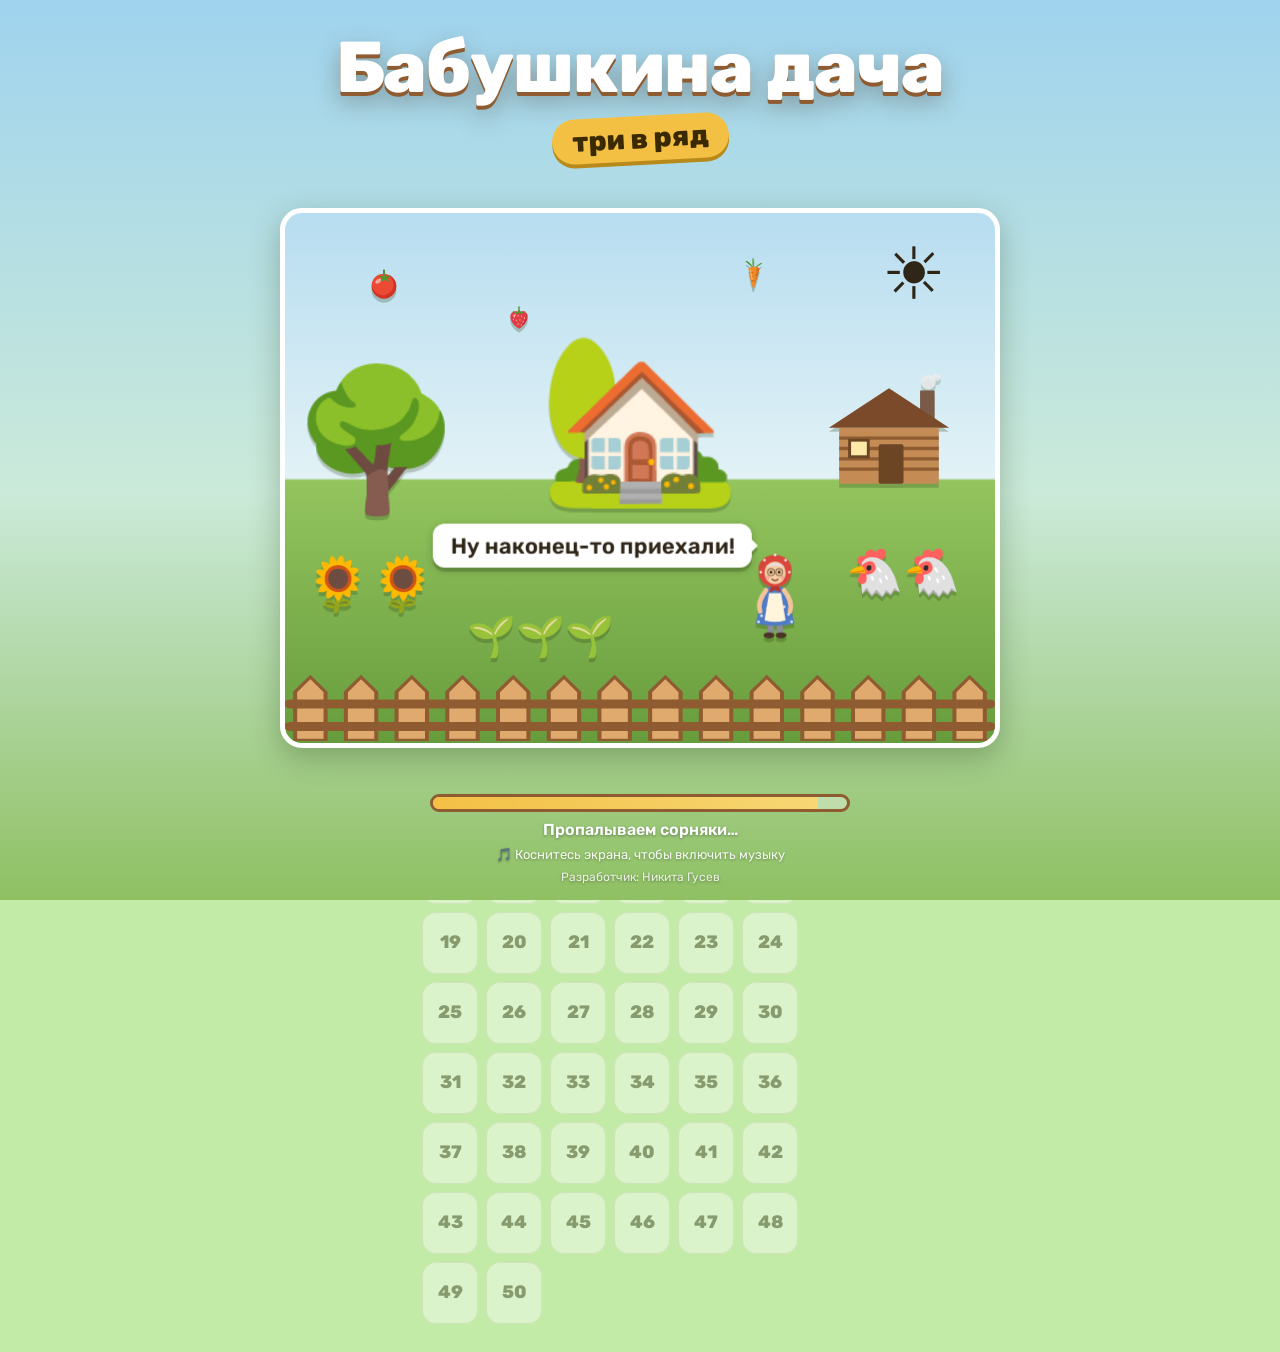
<file: ok/index.html>
<!doctype html>
<html lang="ru">
<head>
<meta charset="utf-8">
<script src="https://api.ok.ru/js/fapi5.js" defer></script>
<meta name="viewport" content="width=device-width, initial-scale=1, viewport-fit=cover">
<title>Бабушкина дача — три в ряд</title>
<link rel="preconnect" href="https://fonts.googleapis.com">
<link rel="preconnect" href="https://fonts.gstatic.com" crossorigin>
<link href="https://fonts.googleapis.com/css2?family=Rubik:wght@400;600;800&display=swap" rel="stylesheet">
<style>
:root{
  --sky:#D6ECE6; --sky2:#EAF5EF; --paper:#FFFBF0; --ink:#2F2618; --muted:#6E6250;
  --grass:#5B8A36; --grass2:#456C27; --wood:#C48B55; --wood2:#8E5C30;
  --sun:#F3C044; --sun2:#B8891B; --tomato:#D8503B;
  --cell:#F4E6C8; --cell2:#EADAB5; --line:rgba(60,40,20,.16);
  --tag-bg:#FFF1B8; --tag-ink:#5A4300; --tag-line:#C99A00;
  box-sizing:border-box;
  padding-top:env(safe-area-inset-top,0px);
  padding-bottom:env(safe-area-inset-bottom,0px);
}
@media (prefers-color-scheme:dark){
  :root:not([data-theme="light"]){
    --sky:#16252A; --sky2:#1C2E33; --paper:#262119; --ink:#F2E9D8; --muted:#B9AC93;
    --grass:#4C7A2C; --grass2:#36581E; --wood:#9C6A3E; --wood2:#6B4524;
    --cell:#3B3224; --cell2:#332B1F; --line:rgba(255,240,210,.14);
    --tag-bg:#3F3412; --tag-ink:#FFE38A; --tag-line:#A88214;
  }
}
:root[data-theme="dark"]{
  --sky:#16252A; --sky2:#1C2E33; --paper:#262119; --ink:#F2E9D8; --muted:#B9AC93;
  --grass:#4C7A2C; --grass2:#36581E; --wood:#9C6A3E; --wood2:#6B4524;
  --cell:#3B3224; --cell2:#332B1F; --line:rgba(255,240,210,.14);
  --tag-bg:#3F3412; --tag-ink:#FFE38A; --tag-line:#A88214;
}
*,*::before,*::after{box-sizing:inherit}
html{scroll-padding-top:env(safe-area-inset-top,0px)}
body{
  margin:0; min-height:100%;
  background:linear-gradient(180deg,var(--sky2),var(--sky));
  color:var(--ink);
  font-family:'Rubik',system-ui,-apple-system,'Segoe UI',Roboto,Arial,sans-serif;
  -webkit-tap-highlight-color:transparent;
}
button{font-family:inherit;cursor:pointer}
button:focus-visible{outline:3px solid var(--sun);outline-offset:2px}
.app{max-width:460px;margin:0 auto;padding:10px 12px 28px}

/* шапка */
.top{display:flex;gap:6px;align-items:center;flex-wrap:wrap}
.chip{display:inline-flex;align-items:center;gap:4px;white-space:nowrap;background:var(--paper);color:var(--ink);
  border:1.5px solid var(--line);border-radius:999px;padding:7px 9px;font-size:14px;font-weight:600}
.chip small{font-weight:400;color:var(--muted);font-size:12px}
.top .spacer{flex:1}
.chip.money[aria-pressed="true"]{background:var(--sun);border-color:var(--sun2);color:#3b2a00}

/* подсказки про монетизацию */
.mt{display:none}
body.show-money .mt{display:block;background:var(--tag-bg);color:var(--tag-ink);border:1.5px dashed var(--tag-line);
  border-radius:10px;padding:7px 9px;font-size:13px;line-height:1.35;margin:6px 0 2px;text-align:left}
body.show-money .mt::before{content:"💰 ";}

/* кнопки */
.btn{display:block;width:100%;border:0;border-radius:14px;padding:13px 16px;margin-top:10px;
  font-size:16px;font-weight:600;background:var(--grass);color:#fff;box-shadow:0 3px 0 var(--grass2)}
.btn:active{transform:translateY(2px);box-shadow:0 1px 0 var(--grass2)}
.btn.alt{background:var(--sun);color:#3b2a00;box-shadow:0 3px 0 var(--sun2)}
.btn.ghost{background:transparent;color:var(--ink);box-shadow:none;border:1.5px solid var(--line)}
.btn[disabled]{opacity:.5}

/* главная */
.title{font-weight:800;font-size:30px;line-height:1.05;margin:18px 0 4px;letter-spacing:-.5px}
.lead{margin:0 0 14px;color:var(--muted);font-size:15px;line-height:1.45}
.demo-note{font-size:12.5px;color:var(--muted);margin:6px 0 0}
.dacha{background:var(--grass);border-radius:20px;padding:12px;color:#fff;
  box-shadow:inset 0 -6px 0 var(--grass2)}
.dacha-head{display:flex;justify-content:space-between;align-items:baseline;margin:0 2px 10px}
.dacha-head h2{margin:0;font-size:19px}
.dacha-head span{font-size:13px;opacity:.9}
.plots{display:grid;grid-template-columns:repeat(4,minmax(0,1fr));gap:8px}
.plot{min-width:0;overflow:hidden;aspect-ratio:1;border-radius:14px;display:flex;flex-direction:column;align-items:center;justify-content:center;
  background:rgba(255,255,255,.13);border:0;color:#fff;padding:4px;text-align:center}
.plot .e{font-size:30px;line-height:1}
.plot .n{font-size:10.5px;margin-top:4px;line-height:1.15}
.plot.empty{background:transparent;border:2px dashed rgba(255,255,255,.45)}
.plot.empty .e{opacity:.35;filter:grayscale(1)}
.plot.empty .c{font-size:12px;font-weight:600;margin-top:3px}
.levels-h{font-size:17px;margin:20px 2px 8px}
.levels{display:flex;flex-wrap:wrap;gap:8px}
.lv{width:56px;height:62px;border-radius:14px;border:0;background:var(--paper);color:var(--ink);
  border:1.5px solid var(--line);font-weight:800;font-size:18px;display:flex;flex-direction:column;align-items:center;justify-content:center}
.lv small{font-size:10px;font-weight:400;letter-spacing:-1px;margin-top:2px}
.lv.cur{background:var(--sun);border-color:var(--sun2);color:#3b2a00}
.lv[disabled]{opacity:.4}

/* игра */
.gbar{display:flex;align-items:center;gap:8px;margin:10px 0 8px}
.back{border:1.5px solid var(--line);background:var(--paper);color:var(--ink);border-radius:12px;width:42px;height:42px;font-size:18px}
.lvname{font-weight:600;flex:1}
.moves{background:var(--wood);color:#fff;border-radius:14px;padding:4px 14px;text-align:center;box-shadow:0 3px 0 var(--wood2)}
.moves b{display:block;font-size:24px;line-height:1.1}
.moves small{font-size:11px;opacity:.9}
.goals{display:flex;gap:8px;justify-content:center;margin:0 0 10px}
.goal{display:flex;align-items:center;gap:6px;background:var(--paper);border:1.5px solid var(--line);border-radius:999px;padding:5px 12px 5px 8px}
.goal span{font-size:22px}
.goal b{font-size:17px;min-width:20px}
.goal.done{background:var(--grass);color:#fff;border-color:var(--grass2)}
.frame{background:var(--wood);border-radius:20px;padding:8px;box-shadow:inset 0 0 0 3px var(--wood2),0 4px 0 var(--wood2)}
.board{position:relative;isolation:isolate;width:100%;aspect-ratio:1;border-radius:12px;overflow:hidden;touch-action:none;user-select:none;-webkit-user-select:none;
  background:conic-gradient(var(--cell) 25%,var(--cell2) 0 50%,var(--cell) 0 75%,var(--cell2) 0) 0 0/calc(200% / 7) calc(200% / 7)}
.tile{position:absolute;display:grid;place-items:center;line-height:1;
  transition:top .24s cubic-bezier(.4,.1,.6,1),left .2s ease,transform .18s ease,opacity .18s ease}
.tile span{display:block;transition:transform .15s ease;pointer-events:none}
.tile.sel span{transform:scale(1.22)}
.tile.sel::before{content:"";position:absolute;inset:6%;border-radius:22%;box-shadow:0 0 0 3px var(--sun) inset;pointer-events:none}
.tile.pop{transform:scale(.1);opacity:0}
.tile.s-row,.tile.s-col{background:radial-gradient(circle,rgba(243,192,68,.65),rgba(243,192,68,0) 68%)}
.tile.s-row::after,.tile.s-col::after{position:absolute;right:6%;bottom:4%;font-size:.42em;font-weight:800;color:var(--wood2);pointer-events:none}
.tile.s-row::after{content:"↔"}
.tile.s-col::after{content:"↕"}
.tile.s-sun span{animation:spin 6s linear infinite}
@keyframes spin{to{transform:rotate(360deg)}}
.boosters{display:flex;gap:8px;margin-top:12px}
.bst{flex:1;border:1.5px solid var(--line);background:var(--paper);color:var(--ink);border-radius:14px;padding:10px 6px;font-size:15px;font-weight:600}
.bst.active{background:var(--sun);border-color:var(--sun2);color:#3b2a00}
.hint{text-align:center;font-size:14px;color:var(--muted);min-height:20px;margin-top:8px}

/* модальные окна */
.modal{position:fixed;inset:0;background:rgba(30,20,10,.5);display:flex;align-items:flex-end;justify-content:center;z-index:20;
  padding:12px 12px calc(12px + env(safe-area-inset-bottom,0px))}
.modal[hidden]{display:none}
.sheet{background:var(--paper);color:var(--ink);border-radius:22px;padding:20px 18px 18px;width:100%;max-width:420px;max-height:88vh;overflow:auto;text-align:center}
.sheet h2{margin:0 0 6px;font-size:23px}
.sheet p{margin:6px 0;color:var(--muted);line-height:1.45}
.bigstars{font-size:40px;letter-spacing:4px;margin:8px 0}
.shop-item{border:1.5px solid var(--line);border-radius:16px;padding:12px;margin-top:10px;text-align:left}
.shop-item h3{margin:0 0 3px;font-size:17px}
.shop-item p{margin:0;font-size:14px}
.shop-item .btn{margin-top:8px}

/* реклама-заглушка */
.ad{position:fixed;inset:0;z-index:40;background:#111;color:#fff;display:flex;align-items:center;justify-content:center;padding:24px}
.ad[hidden]{display:none}
.ad-box{text-align:center;max-width:340px}
.ad-box .tv{font-size:64px}
.ad-box h3{margin:10px 0 4px;font-size:21px}
.ad-box p{margin:4px 0;opacity:.8}
.ad-count{font-size:44px;font-weight:800;margin-top:10px}

.toast{position:fixed;left:50%;bottom:calc(22px + env(safe-area-inset-bottom,0px));transform:translate(-50%,20px);opacity:0;
  background:var(--ink);color:var(--paper);padding:10px 16px;border-radius:12px;font-size:14px;z-index:50;max-width:88vw;text-align:center;
  transition:opacity .2s,transform .2s;pointer-events:none}
.toast.on{opacity:1;transform:translate(-50%,0)}
[hidden]{display:none!important}
@media (prefers-reduced-motion:reduce){.tile,.tile span,.toast{transition:none}.tile.s-sun span{animation:none}}

.tile{z-index:1}
.tile span{filter:drop-shadow(0 2px 0 rgba(60,40,20,.22))}
.weed{position:absolute;z-index:0;border-radius:22%;background:radial-gradient(circle at 50% 60%,rgba(91,138,54,.6),rgba(91,138,54,.28));transition:opacity .3s,transform .3s}
.weed::after{content:"🌿";position:absolute;left:4%;bottom:2%;font-size:.36em}
.weed.gone{opacity:0;transform:scale(.5)}
.tile.box span{font-size:.92em}
.tile.cracked span{filter:grayscale(.35) brightness(.85);transform:rotate(-9deg)}
.tile.cracked::after{content:"✕";position:absolute;right:8%;top:4%;font-size:.38em;color:var(--tomato);font-weight:800}
.tile.hit span{transform:scale(.78)}
.tile.hinting span{animation:nudge .9s ease-in-out infinite}
@keyframes nudge{50%{transform:scale(1.2)}}
.frame{position:relative}
.float{position:absolute;left:50%;top:42%;transform:translate(-50%,-50%);font-weight:800;font-size:30px;color:#fff;
  text-shadow:0 3px 0 var(--wood2),0 0 14px rgba(0,0,0,.3);pointer-events:none;animation:floatUp .9s ease-out forwards;z-index:5;white-space:nowrap}
@keyframes floatUp{0%{opacity:0;transform:translate(-50%,-30%) scale(.7)}20%{opacity:1;transform:translate(-50%,-50%) scale(1.06)}100%{opacity:0;transform:translate(-50%,-115%) scale(1)}}
.frame.shake{animation:shake .35s}
@keyframes shake{25%{transform:translateX(-6px)}50%{transform:translateX(6px)}75%{transform:translateX(-3px)}}
.plot.new .e{animation:grow .6s cubic-bezier(.3,1.6,.5,1)}
@keyframes grow{0%{transform:scale(0)}100%{transform:scale(1)}}
.intro-ico{font-size:52px;margin:4px 0}
@media (prefers-reduced-motion:reduce){.tile.hinting span,.float,.frame.shake,.plot.new .e{animation:none}}

.scene{position:relative;isolation:isolate;aspect-ratio:4/3;border-radius:20px;overflow:hidden;user-select:none;-webkit-user-select:none;
  background:linear-gradient(180deg,var(--sc-sky1) 0,var(--sc-sky2) 29%,var(--sc-g1) 29.5%,var(--sc-g2) 100%);
  box-shadow:inset 0 -6px 0 var(--grass2)}
:root{--sc-sky1:#B7DDF0;--sc-sky2:#E2F2F6;--sc-g1:#93C45E;--sc-g2:#679C3D}
@media (prefers-color-scheme:dark){:root:not([data-theme="light"]){--sc-sky1:#1E3A4E;--sc-sky2:#35546A;--sc-g1:#4E7A2E;--sc-g2:#365A1F}}
:root[data-theme="dark"]{--sc-sky1:#1E3A4E;--sc-sky2:#35546A;--sc-g1:#4E7A2E;--sc-g2:#365A1F}
.scene .deco{position:absolute;font-size:.9em;opacity:.9;pointer-events:none}
.scene .it{position:absolute;transform:translate(-50%,-50%);line-height:1;white-space:nowrap;filter:drop-shadow(0 3px 0 rgba(40,60,20,.25))}
.scene .it span{display:inline-block}
.scene .it.ghost{opacity:.4;filter:grayscale(1);outline:2px dashed rgba(255,255,255,.9);outline-offset:5px;border-radius:12px;cursor:pointer;animation:ghost 1.6s ease-in-out infinite}
@keyframes ghost{50%{opacity:.7}}
.scene .it.new span{animation:grow .7s cubic-bezier(.3,1.6,.5,1)}
.granny{position:absolute;z-index:100;left:50%;top:74%;transform:translate(-50%,-100%);transition:left 2.4s linear,top 2.4s linear;text-align:center;cursor:pointer}
.granny .g{display:inline-block;font-size:1.5em;line-height:1}
.granny .gf{display:inline-block}
.granny.left .gf{transform:scaleX(-1)}
.granny.walk .g{animation:bob .45s ease-in-out infinite}
@keyframes bob{50%{transform:translateY(-7%)}}
.granny .gname{display:block;font-size:.3em;font-weight:600;color:#fff;text-shadow:0 1px 2px rgba(0,0,0,.5);white-space:nowrap;margin-top:1px}
.bubble{position:absolute;bottom:100%;left:50%;transform:translateX(-50%);margin-bottom:6px;background:#fff;color:#2F2618;font-size:.36em;line-height:1.3;
  padding:.55em .75em;border-radius:12px;width:max-content;max-width:13em;box-shadow:0 2px 8px rgba(0,0,0,.18);text-align:left;font-weight:400}
.bubble::after{content:"";position:absolute;top:100%;left:50%;margin-left:-6px;border:6px solid transparent;border-top-color:#fff}
.granny.edge-l .bubble{left:-.4em;transform:none}.granny.edge-l .bubble::after{left:1.4em}
.granny.edge-r .bubble{left:auto;right:-.4em;transform:none}.granny.edge-r .bubble::after{left:auto;right:1.1em}
.bubble:empty{display:none}
.task{display:flex;align-items:center;gap:12px;background:var(--paper);border:1.5px solid var(--line);border-radius:16px;padding:10px 12px;margin-top:10px}
.task .ti{font-size:32px;line-height:1;width:1.6em;display:flex;justify-content:center;flex:none}
.task .ti svg{width:auto;height:1em;max-width:1.6em}
.task .tt{flex:1;min-width:0}
.task .tt b{display:block;font-size:16px}
.task .tt small{color:var(--muted);font-size:12.5px}
.task .tb{width:auto;margin:0;padding:10px 12px;white-space:nowrap;font-size:15px}
.task .tb.need{background:transparent;color:var(--muted);box-shadow:none;border:1.5px solid var(--line)}
.progress{height:8px;border-radius:99px;background:var(--line);margin-top:8px;overflow:hidden}
.progress i{display:block;height:100%;width:0;background:var(--grass);transition:width .5s}
@media (prefers-reduced-motion:reduce){.granny{transition:none}.granny.walk .g,.scene .it.ghost,.scene .it.new span{animation:none}}

.splash{position:fixed;inset:0;z-index:60;display:flex;flex-direction:column;overflow:hidden;
  padding:calc(14px + env(safe-area-inset-top,0px)) 16px calc(16px + env(safe-area-inset-bottom,0px));
  background:linear-gradient(180deg,#9FD3EE 0,#D9F0F7 46%,#93C45E 46.5%,#5E9437 100%);transition:opacity .45s ease}
.splash.out{opacity:0;pointer-events:none}
.sp-title{text-align:center;position:relative;z-index:3}
.sp-title h1{margin:4vh 0 0;font-weight:800;font-size:clamp(38px,12vw,72px);line-height:1;color:#fff;letter-spacing:-1px;
  text-shadow:0 4px 0 #8E5C30,0 10px 24px rgba(60,40,20,.35)}
.sp-sub{display:inline-block;margin-top:12px;background:#F3C044;color:#3b2a00;font-weight:800;font-size:clamp(18px,5.5vw,28px);
  padding:6px 20px;border-radius:999px;transform:rotate(-3deg);box-shadow:0 4px 0 #B8891B}
.sp-world{position:relative;flex:1;min-height:0}
.sp-i{position:absolute;transform:translate(-50%,-50%);line-height:1;white-space:nowrap;filter:drop-shadow(0 4px 0 rgba(40,60,20,.25))}
.sp-f{animation:spfloat 3.2s ease-in-out infinite}
@keyframes spfloat{50%{transform:translate(-50%,-70%) rotate(8deg)}}
.sp-granny{animation:spwave 1.6s ease-in-out infinite;transform-origin:50% 100%}
@keyframes spwave{50%{transform:translate(-50%,-50%) rotate(-5deg)}}
.sp-bub{position:absolute;bottom:100%;right:40%;background:#fff;color:#2F2618;font-size:3.6vmin;font-weight:600;white-space:nowrap;
  padding:.5em .8em;border-radius:14px;box-shadow:0 2px 8px rgba(0,0,0,.18);margin-bottom:4px}
.sp-fence{position:absolute;left:-2%;right:-2%;bottom:0;height:12vmin}
.sp-bottom{position:relative;z-index:3;max-width:420px;width:100%;margin:0 auto;text-align:center}
.sp-bar{height:18px;border-radius:999px;background:rgba(255,255,255,.35);border:3px solid #8E5C30;overflow:hidden}
.sp-bar i{display:block;height:100%;width:0;background:linear-gradient(90deg,#F3C044,#F7D774);transition:width .1s linear}
.sp-text{color:#fff;font-weight:600;margin-top:8px;text-shadow:0 1px 3px rgba(0,0,0,.35)}
.sp-play{margin-top:12px;font-size:20px;padding:15px}
.sp-hint{color:#fff;font-size:13px;margin-top:8px;opacity:.9;text-shadow:0 1px 3px rgba(0,0,0,.35)}
.sp-dev{color:rgba(255,255,255,.85);font-size:12px;margin-top:8px;text-shadow:0 1px 3px rgba(0,0,0,.35)}
.chip.off{opacity:.45;text-decoration:line-through}
@media (prefers-reduced-motion:reduce){.sp-f,.sp-granny{animation:none}.splash{transition:none}}

.deco{position:absolute;pointer-events:none;line-height:1;z-index:0}
.deco.sun{font-size:1.1em;animation:sunspin 40s linear infinite}
@keyframes sunspin{to{transform:rotate(360deg)}}
.deco.cloud{left:-20%;font-size:.9em;opacity:.95;animation:drift 50s linear infinite}
@keyframes drift{from{left:-20%}to{left:110%}}
.splash{background:linear-gradient(180deg,#9FD3EE 0,#CBEAD9 55%,#8FC062 100%)}
.sp-title h1{margin-top:2vh;font-size:clamp(30px,min(12vw,9vh),72px)}
.sp-sub{font-size:clamp(16px,min(5.5vw,4vh),28px)}
.sp-world{display:flex;align-items:center;justify-content:center;margin:10px 0}
.sp-stage{position:relative;isolation:isolate;overflow:hidden;border-radius:22px;border:5px solid #fff;flex:none;
  box-shadow:0 10px 30px rgba(40,60,20,.3);background:linear-gradient(180deg,#B7DDF0 0,#E2F2F6 50%,#93C45E 50.5%,#679C3D 100%)}
.sp-stage .sp-i{z-index:1}
.sp-fence{position:absolute;left:0;right:0;bottom:0;height:13%;z-index:2;left:0;right:0}
.sp-granny{z-index:3!important;animation:none}
.sp-granny .gw{display:inline-block;animation:spwave2 1.6s ease-in-out infinite;transform-origin:50% 100%}
@keyframes spwave2{50%{transform:rotate(-6deg)}}
.sp-bub{position:absolute;right:88%;top:-18%;bottom:auto;font-size:.24em;font-weight:600;white-space:nowrap;background:#fff;color:#2F2618;
  padding:.5em .8em;border-radius:12px;box-shadow:0 2px 8px rgba(0,0,0,.18);margin:0}
.sp-bub::after{content:"";position:absolute;left:100%;top:50%;margin-top:-6px;border:6px solid transparent;border-left-color:#fff}
.sp-pet{z-index:2!important}
.pet-pick{display:flex;gap:10px;margin-top:12px}
.pet-opt{flex:1;border:2px solid var(--line);background:var(--paper);color:var(--ink);border-radius:16px;padding:14px 8px;font-size:15px;font-weight:600;
  display:flex;flex-direction:column;align-items:center;gap:6px}
.pet-opt span{font-size:52px;line-height:1}
.pet-opt small{font-weight:400;color:var(--muted);font-size:12.5px}
.pet-opt:active{transform:scale(.97)}
.scene .it.pet{cursor:pointer}
.it.pet.cat span,.sp-pet.cat{animation:breathe 2.6s ease-in-out infinite}
.it.pet.dog span{animation:none}
.dog-tail{transform-box:view-box;transform-origin:41px 49px;animation:tailwag .3s ease-in-out infinite alternate}
@keyframes tailwag{from{transform:rotate(-22deg)}to{transform:rotate(18deg)}}
.dog-eyes{transform-box:view-box;transform-origin:30px 20.5px;animation:blink 4.5s infinite}
@keyframes blink{0%,93%,100%{transform:scaleY(1)}96%{transform:scaleY(.1)}}
.pet-opt .dog-svg{width:52px;height:52px}
@keyframes breathe{50%{transform:scale(1.06,.95)}}
@keyframes wag{from{transform:rotate(-7deg)}to{transform:rotate(7deg)}}
.pet-say{position:absolute;left:50%;bottom:100%;font-size:.5em;font-weight:800;color:#fff;text-shadow:0 2px 0 #8E5C30;white-space:nowrap;
  pointer-events:none;animation:petsay 1s ease-out forwards}
@keyframes petsay{from{opacity:0;transform:translate(-50%,20%)}20%{opacity:1}to{opacity:0;transform:translate(-50%,-90%)}}
@media (prefers-reduced-motion:reduce){.dog-tail,.dog-eyes,.deco.sun,.deco.cloud,.sp-granny .gw,.it.pet span,.pet-say{animation:none}.deco.cloud{left:10%}}

.pie-head{font-size:50px;line-height:1;margin:2px 0 4px}
.pd-row{display:grid;grid-template-columns:repeat(7,minmax(0,1fr));gap:5px;margin:12px 0 6px}
.pd{border:1.5px solid var(--line);border-radius:12px;padding:7px 1px;display:flex;flex-direction:column;align-items:center;gap:5px;font-size:10px;color:var(--muted);min-width:0}
.pd b{font-weight:600;white-space:nowrap}
.pd span{font-size:17px;line-height:1;white-space:nowrap;letter-spacing:-4px}
.pd.big span{font-size:22px}
.pd.done{background:var(--grass);color:#fff;border-color:var(--grass2)}
.pd.done span{letter-spacing:0;font-weight:800}
.pd.today{background:var(--sun);color:#3b2a00;border-color:var(--sun2);transform:scale(1.08)}
.pd-reward{font-weight:600;color:var(--ink)!important}
.chip.ready{background:var(--sun);border-color:var(--sun2);animation:piepulse 1.4s ease-in-out infinite}
@keyframes piepulse{50%{transform:scale(1.1)}}
@media (max-width:440px){.chip .lbl{display:none}}
@media (prefers-reduced-motion:reduce){.chip.ready{animation:none}}

.event-banner{display:flex;align-items:center;gap:12px;width:100%;margin-top:10px;padding:10px 12px;border-radius:16px;border:0;text-align:left;
  background:linear-gradient(90deg,#E9853A,#D9622B);color:#fff;box-shadow:0 3px 0 #A9471C}
.event-banner .ev-ico{font-size:30px;line-height:1}
.event-banner .ev-t{flex:1;min-width:0}
.event-banner b{display:block;font-size:16px}
.event-banner small{font-size:12.5px;opacity:.95}
.ev-badge{background:#fff;color:#C2501F;font-weight:800;border-radius:999px;min-width:26px;height:26px;display:grid;place-items:center;font-size:14px;animation:piepulse 1.4s ease-in-out infinite}
.ev-go{font-size:26px;opacity:.9}
.pass-top{display:flex;justify-content:space-between;font-weight:600;margin:10px 2px 6px}
.pass-ok{color:var(--grass)!important;font-weight:600}
.pass-grid{display:grid;grid-template-columns:56px 1fr 1fr;gap:5px;margin-top:12px;text-align:center}
.ph{font-size:12px;color:var(--muted);font-weight:600;padding-bottom:2px}
.php{color:#C2501F!important}
.pr{border-radius:10px;padding:6px 2px;background:var(--line);display:flex;flex-direction:column;justify-content:center}
.pr b{font-size:15px}.pr small{font-size:10.5px;color:var(--muted)}
.pr.open{background:var(--grass);color:#fff}.pr.open small{color:#fff}
.pc{border:1.5px solid var(--line);border-radius:10px;padding:6px 4px;display:flex;flex-direction:column;align-items:center;justify-content:center;gap:4px;min-height:52px;font-size:13px}
.pc.paid{border-color:rgba(217,98,43,.45);background:rgba(233,133,58,.08)}
.pc.empty{color:var(--muted)}
.pc.ready{border-color:var(--sun2);background:rgba(243,192,68,.25)}
.pc .ok{color:var(--grass);font-weight:800}
.pc .lock{opacity:.6}
.pbtn{border:0;border-radius:8px;background:var(--grass);color:#fff;font-weight:600;font-size:12.5px;padding:5px 9px}
.scene .leaf{filter:none;animation:leaffall 10s linear infinite;pointer-events:none}
@keyframes leaffall{0%{top:-8%;transform:translate(-50%,0) rotate(0)}25%{transform:translate(-20%,0) rotate(90deg)}50%{transform:translate(-80%,0) rotate(180deg)}75%{transform:translate(-30%,0) rotate(270deg)}100%{top:104%;transform:translate(-50%,0) rotate(360deg)}}
.win-apples{font-weight:600;color:#C2501F!important}
@media (prefers-reduced-motion:reduce){.scene .leaf{animation:none;top:20%}.ev-badge{animation:none}}

.tile span svg{display:block;width:1.3em;height:1.3em}
.goal span svg{display:block}
.gr{display:block;overflow:visible}
.gr .gr-leg,.gr .gr-arm{transform-box:fill-box;transform-origin:50% 0}
.granny .g{font-size:1.75em}
.granny.walk .gr-l1,.granny.walk .gr-a2{animation:grA .4s ease-in-out infinite alternate}
.granny.walk .gr-l2,.granny.walk .gr-a1{animation:grB .4s ease-in-out infinite alternate}
@keyframes grA{from{transform:rotate(16deg)}to{transform:rotate(-16deg)}}
@keyframes grB{from{transform:rotate(-16deg)}to{transform:rotate(16deg)}}
.sp-granny .gw{animation:none}
.sp-granny .gr-a2{animation:grwave .55s ease-in-out infinite alternate}
@keyframes grwave{from{transform:rotate(-95deg)}to{transform:rotate(-150deg)}}
.intro-ico .gr,.pie-head .gr{display:inline-block;vertical-align:bottom}
.event-banner{position:relative;overflow:hidden;background:linear-gradient(120deg,#F9C74F 0%,#F3722C 52%,#D9442B 100%);box-shadow:0 4px 0 #9E2F1C,0 6px 18px rgba(217,68,43,.3)}
.event-banner>*{position:relative;z-index:1}
.event-banner .ev-fall{position:absolute;inset:0;z-index:0;pointer-events:none}
.ev-fall i{position:absolute;top:-35%;width:20px;height:20px;opacity:.8;animation:evfall 5.2s linear infinite}
.ev-fall i svg{width:100%;height:100%;display:block}
@keyframes evfall{0%{top:-35%;transform:rotate(0)}100%{top:115%;transform:rotate(260deg)}}
.event-banner .ev-ico{width:46px;height:46px;display:grid;place-items:center;background:#FFF6E0;box-shadow:0 2px 0 rgba(120,30,10,.25);border-radius:14px;flex:none}
.ev-ico svg{width:32px;height:32px;animation:evsway 3s ease-in-out infinite}
@keyframes evsway{50%{transform:rotate(16deg) scale(1.08)}}
.event-banner b{font-size:17px;text-shadow:0 1px 0 rgba(120,30,10,.35)}
.ev-head{display:flex;justify-content:center;align-items:center;gap:0}
.ev-head svg{width:44px;height:44px}
.ev-head svg:first-child{transform:rotate(-20deg)}.ev-head svg:last-child{transform:rotate(25deg)}
.ev-basket{font-size:50px;margin:0 -4px}
.btn.pass-buy{position:relative;overflow:hidden;background:linear-gradient(90deg,#F3722C,#D9442B);color:#fff;box-shadow:0 3px 0 #9E2F1C}
.btn.pass-buy::after{content:"";position:absolute;top:0;bottom:0;left:-60%;width:40%;background:linear-gradient(90deg,transparent,rgba(255,255,255,.5),transparent);transform:skewX(-20deg);animation:shine 2.8s ease-in-out infinite}
@keyframes shine{60%,100%{left:130%}}
.pbtn{background:linear-gradient(180deg,#F3722C,#D9442B);box-shadow:0 2px 0 #9E2F1C}
.pr.open{background:linear-gradient(180deg,#F79A3C,#D9542B)}
@media (prefers-reduced-motion:reduce){.granny.walk .gr-leg,.granny.walk .gr-arm,.sp-granny .gr-a2,.ev-fall i,.ev-ico svg,.btn.pass-buy::after{animation:none}}

/* ---------- больше красок ---------- */
:root{--cell:#FFF6DC;--cell2:#FFE8B5}
body{min-height:100vh}html{background:#C3EBA8}@media (prefers-color-scheme:dark){html:not([data-theme="light"]){background:#1B2A22}}html[data-theme="dark"]{background:#1B2A22}body{background:linear-gradient(180deg,#B9E4FF 0,#DDF6E6 700px,#C3EBA8 1400px,#C3EBA8 100%)}
@media (prefers-color-scheme:dark){:root:not([data-theme="light"]){--cell:#3B3224;--cell2:#332B1F}:root:not([data-theme="light"]) body{background:linear-gradient(180deg,#14303E 0,#1B2A22 1200px,#1B2A22 100%)}}
:root[data-theme="dark"]{--cell:#3B3224;--cell2:#332B1F}:root[data-theme="dark"] body{background:linear-gradient(180deg,#14303E 0,#1B2A22 1200px,#1B2A22 100%)}
.title{background:linear-gradient(90deg,#E8432F,#F28C28 35%,#E6A800 60%,#3E9A2A);-webkit-background-clip:text;background-clip:text;color:transparent;padding-bottom:4px}
#livesChip{background:#FFE1E7;border-color:#F7A6B6;color:#7A1F33}
.top .chip:nth-child(2){background:#FFF3C4;border-color:#F3C044;color:#6A4A00}
#pieBtn{background:#FFE6CF;border-color:#F5B47A;color:#7A3E00}
#musicBtn{background:#ECE4FF;border-color:#BBA6F2;color:#3D2A7A}
#soundBtn{background:#DDF1FF;border-color:#9ACDF2;color:#16476B}
#shopBtn{background:#E2F7D6;border-color:#9ED67F;color:#24531A}
#moneyBtn{background:#FFF1B8;border-color:#E6C34A;color:#5A4300}
#pieBtn.ready{background:var(--sun);border-color:var(--sun2)}
.btn{background:linear-gradient(180deg,#72B843,#4E8E2A);box-shadow:0 3px 0 #3A6E1C}
.btn.alt{background:linear-gradient(180deg,#FFD64F,#F5A623);box-shadow:0 3px 0 #C98412;color:#3b2a00}
.btn.ghost{background:transparent;box-shadow:none}
#playBtn{position:relative;overflow:hidden;font-size:18px;padding:15px}
#playBtn::after{content:"";position:absolute;top:0;bottom:0;left:-60%;width:40%;background:linear-gradient(90deg,transparent,rgba(255,255,255,.4),transparent);transform:skewX(-20deg);animation:shine 3.2s ease-in-out infinite}
.lv{background:#fff;color:#2F2618}
.lv.won{background:linear-gradient(180deg,#EAF8DE,#C9EAB0);border-color:#8CC66A;color:#24531A}
.lv.cur{background:linear-gradient(180deg,#FFE27A,#F7B733);border-color:#D9961A;box-shadow:0 3px 0 #C98412}
.task{border-color:#F3C044;background:linear-gradient(90deg,#FFFBEA,#FFF2C9)}
.task .tt b{color:#2F2618}.task .tt small{color:#7A6440}
.frame{background:linear-gradient(135deg,#DE9A5E,#B7743D);box-shadow:inset 0 0 0 3px #8E5C30,0 5px 0 #7A4E28,0 12px 26px rgba(120,70,20,.25)}
.goal{background:#fff;color:#2F2618;border-color:#F3C044;box-shadow:0 2px 0 #E5B63A}
.goal.done{background:linear-gradient(180deg,#72B843,#4E8E2A);color:#fff;border-color:#3A6E1C;box-shadow:none}
.moves{background:linear-gradient(180deg,#F28C28,#D9622B);box-shadow:0 3px 0 #A9471C}
.bst{background:#fff;color:#2F2618;border-color:#BBA6F2;box-shadow:0 2px 0 #BBA6F2}
.tile.v0 span{background:radial-gradient(circle,#FFD3CB 0,#FFD3CB 54%,transparent 56%)}
.tile.v1 span{background:radial-gradient(circle,#FFDDB5 0,#FFDDB5 54%,transparent 56%)}
.tile.v2 span{background:radial-gradient(circle,#D2F2C6 0,#D2F2C6 54%,transparent 56%)}
.tile.v3 span{background:radial-gradient(circle,#FFD0DD 0,#FFD0DD 54%,transparent 56%)}
.tile.v4 span{background:radial-gradient(circle,#FFF0A8 0,#FFF0A8 54%,transparent 56%)}
.tile.v5 span{background:radial-gradient(circle,#E6F5B5 0,#E6F5B5 54%,transparent 56%)}
.tile span{border-radius:50%}
.spark{position:absolute;width:8px;height:8px;margin:-4px 0 0 -4px;border-radius:50%;pointer-events:none;z-index:3;box-shadow:0 0 6px rgba(255,255,255,.8);animation:spark .5s ease-out forwards}
@keyframes spark{to{transform:translate(var(--dx),var(--dy)) scale(.2);opacity:0}}
.confetti{position:fixed;inset:0;pointer-events:none;z-index:45;overflow:hidden}
.confetti i{position:absolute;top:-4%;width:9px;height:14px;border-radius:2px;animation:conf 2s ease-in forwards}
@keyframes conf{to{top:105%;transform:rotate(var(--r)) translateX(30px)}}
.scene{background:linear-gradient(180deg,#7CC8F2 0,#CDEBF7 29%,#9DD56A 29.5%,#5FA33A 100%)}
.deco.fly{font-size:.5em;z-index:80;animation:flutter 7s ease-in-out infinite}
.deco.fly.f2{animation-duration:9s;animation-delay:-3s}
@keyframes flutter{0%,100%{transform:translate(0,0) rotate(-8deg)}25%{transform:translate(60%,-50%) rotate(8deg)}50%{transform:translate(140%,10%) rotate(-6deg)}75%{transform:translate(50%,60%) rotate(10deg)}}
.deco.tuft{font-size:.42em;z-index:2;opacity:.95}
@media (prefers-reduced-motion:reduce){#playBtn::after,.spark,.confetti,.deco.fly{animation:none}.confetti{display:none}}

.inf-offer{position:relative;margin:-6px -4px 16px;padding:16px 14px 12px;border-radius:18px;color:#fff;
  background:linear-gradient(135deg,#FF6B8B,#E8432F 60%,#F28C28);box-shadow:0 4px 0 #A92A1E}
.inf-offer h3{margin:4px 0 2px;font-size:19px}
.inf-offer p{color:#fff!important;opacity:.95}
.inf-offer .btn.pass-buy{background:#fff;color:#C2301F;box-shadow:0 3px 0 rgba(120,20,10,.35)}
.inf-tag{position:absolute;top:10px;left:12px;background:#FFE27A;color:#7A3E00;font-weight:800;font-size:12px;padding:3px 9px;border-radius:999px;transform:rotate(-6deg)}
.inf-ico{font-size:40px;line-height:1;font-weight:800;letter-spacing:-4px}

.pet-opt.owned{border-color:var(--grass);background:rgba(91,138,54,.12);opacity:1}
.pet-opt[disabled]{cursor:default}
/* релизная версия: без подсказок прототипа */
#moneyBtn,.demo-note,.mt,body.show-money .mt{display:none!important}
body.no-rv #claim2,body.no-rv #adMoves,body.no-rv #adLife,body.no-rv #adB,body.no-rv #dbl,body.no-rv #restoreAd{display:none!important}
body{-webkit-user-select:none;user-select:none;-webkit-touch-callout:none}

body:not(.no-pay) #petBtn{display:none}
#petBtn{background:#FFE6F0;border-color:#F2A6C6;color:#7A1F4A}
body.no-pay #shopBtn,body.no-pay #buyMoves,body.no-pay #buyLives,body.no-pay .inf-offer,body.no-pay #restorePay,body.no-pay #buyB,body.no-pay #buyPass,body.no-pay .pc.paid,body.no-pay .php,body.no-pay .pass-ok{display:none!important}
body.no-pay .pass-grid{grid-template-columns:56px 1fr!important}

/* ---------- «сочность»: эффекты ходов (ноябрь 2026) ---------- */
.tile.pop{animation:popout .2s ease-in forwards;transform:scale(.1);opacity:0}
@keyframes popout{0%{transform:scale(1);opacity:1}35%{transform:scale(1.28);opacity:1}100%{transform:scale(.1);opacity:0}}
.spark.big{width:11px;height:11px;margin:-5px 0 0 -5px;border-radius:2px;transform:rotate(45deg)}
.fly{position:fixed;left:0;top:0;z-index:70;pointer-events:none;line-height:1;filter:drop-shadow(0 2px 3px rgba(0,0,0,.3));will-change:transform}
.goal.bump{animation:bump .38s cubic-bezier(.3,1.7,.5,1)}
@keyframes bump{0%{transform:scale(1)}40%{transform:scale(1.28)}100%{transform:scale(1)}}
.beam{position:absolute;z-index:4;pointer-events:none;mix-blend-mode:screen;opacity:0}
.beam.h{left:0;width:100%;background:linear-gradient(90deg,rgba(255,244,170,0),rgba(255,246,190,.98) 20%,#fff 50%,rgba(255,246,190,.98) 80%,rgba(255,244,170,0));animation:beamH .5s ease-out forwards}
.beam.v{top:0;height:100%;background:linear-gradient(180deg,rgba(255,244,170,0),rgba(255,246,190,.98) 20%,#fff 50%,rgba(255,246,190,.98) 80%,rgba(255,244,170,0));animation:beamV .5s ease-out forwards}
@keyframes beamH{0%{opacity:1;transform:scaleY(.2)}30%{opacity:1;transform:scaleY(1)}100%{opacity:0;transform:scaleY(1.5)}}
@keyframes beamV{0%{opacity:1;transform:scaleX(.2)}30%{opacity:1;transform:scaleX(1)}100%{opacity:0;transform:scaleX(1.5)}}
.ringfx{position:absolute;z-index:4;pointer-events:none;width:14%;height:14%;margin:-7% 0 0 -7%;border-radius:50%;border:4px solid #FFE27A;box-shadow:0 0 18px #FFF3B0,inset 0 0 14px #FFF3B0;animation:ringfx .6s ease-out forwards}
.ringfx.small{border-width:3px;animation-duration:.45s}
@keyframes ringfx{0%{transform:scale(.3);opacity:1}100%{transform:scale(7);opacity:0}}
.ringfx.small{animation-name:ringsm}
@keyframes ringsm{0%{transform:scale(.4);opacity:1}100%{transform:scale(2.6);opacity:0}}
.tile.born span{animation:born .6s cubic-bezier(.3,1.8,.5,1)}
@keyframes born{0%{transform:scale(.2) rotate(-40deg)}60%{transform:scale(1.45) rotate(8deg)}100%{transform:scale(1) rotate(0)}}
.tile.nope span{animation:wiggle .36s ease-in-out}
@keyframes wiggle{20%{transform:translateX(-7%) rotate(-8deg)}40%{transform:translateX(7%) rotate(8deg)}60%{transform:translateX(-5%) rotate(-5deg)}80%{transform:translateX(3%)}}
@keyframes enter{from{transform:translateY(-140%) scale(.6);opacity:0}to{transform:none;opacity:1}}
.moves.low{background:linear-gradient(180deg,#E8453C,#B8281F);box-shadow:0 3px 0 #801812;animation:lowmoves .8s ease-in-out infinite}
@keyframes lowmoves{50%{transform:scale(1.09)}}
.bigstars{animation:starpop .8s cubic-bezier(.3,1.6,.5,1) both}
@keyframes starpop{0%{transform:scale(.2) rotate(-25deg);opacity:0}60%{opacity:1}100%{transform:scale(1) rotate(0)}}
.float.c2{font-size:34px;color:#FFF3B0}
.float.c3{font-size:40px;color:#FFE27A}
.float.c4{font-size:46px;color:#FFC928}
.float.c5{font-size:52px;color:#FF9A2E;text-shadow:0 3px 0 #A9471C,0 0 22px rgba(255,160,40,.8)}
.frame.glow{animation:glow .5s ease-out}
@keyframes glow{0%{box-shadow:inset 0 0 0 3px var(--wood2),0 4px 0 var(--wood2),0 0 0 rgba(255,226,122,0)}40%{box-shadow:inset 0 0 0 3px var(--wood2),0 4px 0 var(--wood2),0 0 26px rgba(255,226,122,.95)}100%{box-shadow:inset 0 0 0 3px var(--wood2),0 4px 0 var(--wood2),0 0 0 rgba(255,226,122,0)}}
@media (prefers-reduced-motion:reduce){.fly,.beam,.ringfx{display:none}.tile.born span,.tile.nope span,.goal.bump,.moves.low,.bigstars,.frame.glow{animation:none}}

/* ---------- уютный мультяшный вид ---------- */
:root{--sky:#BFE3F5; --sky2:#FFF4D6; --paper:#FFFDF5; --grass:#6FA83F; --grass2:#4E8226; --wood:#D29A5E; --wood2:#8A5527; --cell:#FFF1D2; --cell2:#F9E3B6; --line:rgba(120,80,30,.2)}
body{background:radial-gradient(circle at 85% -4%,rgba(255,226,120,.85) 0 9%,rgba(255,226,120,0) 30%),linear-gradient(180deg,#BFE3F5 0%,#E6F4E9 46%,#CFE8A8 100%) fixed}
.chip,.goal{border-radius:16px;border:2px solid var(--wood2);box-shadow:0 3px 0 var(--wood2);background:linear-gradient(180deg,#FFFEF8,#FFF0CC)}
.goal.done{background:linear-gradient(180deg,#8CC85A,var(--grass));border-color:var(--grass2);box-shadow:0 3px 0 var(--grass2)}
.frame{border-radius:26px;padding:10px;background:repeating-linear-gradient(90deg,rgba(255,255,255,.07) 0 3px,rgba(0,0,0,.05) 3px 6px),linear-gradient(180deg,#E0AA6C,#C18045);
  box-shadow:inset 0 0 0 3px var(--wood2),inset 0 5px 0 rgba(255,255,255,.28),0 6px 0 var(--wood2),0 12px 18px rgba(80,50,20,.28)}
.board{border-radius:16px;box-shadow:inset 0 3px 8px rgba(110,70,20,.35);
  background:radial-gradient(circle at 50% 35%,rgba(255,255,255,.45),rgba(255,255,255,0) 70%),conic-gradient(var(--cell) 25%,var(--cell2) 0 50%,var(--cell) 0 75%,var(--cell2) 0) 0 0/calc(200% / 7) calc(200% / 7)}
.tile span{padding:.07em;border-radius:34%;
  background:radial-gradient(circle at 32% 24%,rgba(255,255,255,.95),rgba(255,255,255,0) 52%),linear-gradient(180deg,#FFFFFA,#FBEBC6);
  box-shadow:0 2px 0 rgba(150,95,40,.4),0 4px 6px rgba(120,70,20,.18),inset 0 -2px 0 rgba(200,150,70,.18);filter:none}
.tile.cracked span{filter:grayscale(.35) brightness(.88)}
.tile.sel span{box-shadow:0 0 0 3px var(--sun),0 4px 10px rgba(243,192,68,.7)}
.tile.sel::before{display:none}
.tile.s-row span,.tile.s-col span{background:radial-gradient(circle at 32% 24%,#fff,rgba(255,255,255,0) 52%),linear-gradient(180deg,#FFF3B0,#F7CF55);box-shadow:0 0 0 2px #E8B72E,0 0 14px rgba(255,200,60,.9)}
#supportBtn{background:#FFE9F0;border-color:#F2A9C2}
body.supporter .granny .g, body.supporter .sp-granny .gw{filter:drop-shadow(0 0 6px rgba(255,208,64,.95)) drop-shadow(0 0 14px rgba(255,190,40,.6))}
body.supporter .granny .g::before, body.supporter .sp-granny .gw::before{content:"👑";position:absolute;left:50%;top:-.42em;transform:translateX(-50%) rotate(-8deg);font-size:.42em;filter:drop-shadow(0 1px 1px rgba(0,0,0,.4));z-index:2}
body.supporter .granny .g, body.supporter .sp-granny .gw{position:relative}
body.supporter .granny .gname::after{content:" ✨"}
</style>
</head>
<body>
<noscript><div style="position:fixed;left:0;right:0;top:0;z-index:300;background:#FFF1B8;color:#5A4300;padding:14px 16px;font:600 15px/1.4 sans-serif;text-align:center">
Игра не запустилась: этот просмотрщик не выполняет программы. Откройте игру по ссылке или в браузере Chrome / Safari.</div></noscript>
<div class="splash" id="splash">
  <div class="sp-title"><h1>Бабушкина дача</h1><div class="sp-sub">три в ряд</div></div>
  <div class="sp-world" id="spWorld" aria-hidden="true">
   <div class="sp-stage" id="spStage">
    <span class="deco sun" style="left:84%;top:5%">☀️</span>
    <span class="deco cloud" style="top:5%;animation-delay:-10s">☁️</span>
    <span class="deco cloud" style="top:15%;font-size:.7em;animation-delay:-30s">☁️</span>
    <span class="sp-i sp-f" style="left:14%;top:14%;font-size:.55em;animation-delay:-1s"><svg viewBox="0 0 64 64" width="1em" height="1em"><circle cx="32" cy="36" r="22" fill="#CF3424"/><circle cx="30" cy="33" r="19" fill="#EC4A35"/><ellipse cx="22" cy="27" rx="6" ry="3.5" fill="#fff" opacity=".5" transform="rotate(-35 22 27)"/><path d="M32 11 L35 19 L44 16 L38 23 L43 29 L33 25 L26 29 L28 22 L21 17 L29 19Z" fill="#4E9A2E"/><rect x="30.5" y="6" width="3" height="8" rx="1.5" fill="#3D7A22"/></svg></span>
    <span class="sp-i sp-f" style="left:66%;top:12%;font-size:.5em;animation-delay:-2s"><svg viewBox="0 0 64 64" width="1em" height="1em"><path d="M30 20 Q20 6 15 9 Q22 15 30 22Z" fill="#4E9A2E"/><path d="M32 20 Q34 3 29 2 Q28 11 30 21Z" fill="#5BB04A"/><path d="M34 21 Q46 9 48 13 Q41 17 34 23Z" fill="#4E9A2E"/><path d="M21 23 Q32 15 43 23 Q38 42 32 60 Q30 62 29 60 Q24 42 21 23Z" fill="#F28C28"/><path d="M37 20 Q41 21 43 23 Q38 42 32 60 Q37 41 37 20Z" fill="#D9701A"/><path d="M24 31 h6 M26 39 h5 M28 47 h4 M34 35 h4" stroke="#C65F12" stroke-width="1.8" stroke-linecap="round"/><path d="M25 26 Q26 35 28.5 43" stroke="#FFC27A" stroke-width="2.2" fill="none" stroke-linecap="round" opacity=".85"/></svg></span>
    <span class="sp-i sp-f" style="left:33%;top:20%;font-size:.45em;animation-delay:-.5s"><svg viewBox="0 0 64 64" width="1em" height="1em"><path d="M32 58 C14 46 10 32 15 25 C20 18 29 20 32 23 C35 20 44 18 49 25 C54 32 50 46 32 58Z" fill="#E23B4B"/><path d="M32 58 C40 50 47 40 48 30 C51 38 46 48 32 58Z" fill="#C42A3B"/><ellipse cx="22" cy="32" rx="1.1" ry="1.7" fill="#FFE27A"/><ellipse cx="30" cy="30" rx="1.1" ry="1.7" fill="#FFE27A"/><ellipse cx="38" cy="31" rx="1.1" ry="1.7" fill="#FFE27A"/><ellipse cx="44" cy="35" rx="1.1" ry="1.7" fill="#FFE27A"/><ellipse cx="26" cy="40" rx="1.1" ry="1.7" fill="#FFE27A"/><ellipse cx="34" cy="39" rx="1.1" ry="1.7" fill="#FFE27A"/><ellipse cx="41" cy="43" rx="1.1" ry="1.7" fill="#FFE27A"/><ellipse cx="30" cy="48" rx="1.1" ry="1.7" fill="#FFE27A"/><ellipse cx="37" cy="50" rx="1.1" ry="1.7" fill="#FFE27A"/><ellipse cx="20" cy="38" rx="1.1" ry="1.7" fill="#FFE27A"/><ellipse cx="22" cy="29" rx="4" ry="2.4" fill="#fff" opacity=".45" transform="rotate(-30 22 29)"/><path d="M32 14 L36 22 L47 20 L38 26 L32 24 L26 26 L17 20 L28 22Z" fill="#4E9A2E"/><rect x="30.7" y="9" width="2.6" height="7" rx="1.3" fill="#3D7A22"/></svg></span>
    <span class="sp-i" style="left:13%;top:43%;font-size:2.1em">🌳</span>
    <span class="sp-i" style="left:50%;top:39%;font-size:2.5em">🏡</span>
    <span class="sp-i" style="left:85%;top:43%;font-size:1.9em"><svg viewBox="0 0 60 54" width="1em" height=".9em"><circle cx="49" cy="4" r="3.5" fill="#EDEDED" opacity=".85"/><circle cx="53" cy="1.5" r="2" fill="#EDEDED" opacity=".7"/><rect x="45" y="8" width="7" height="14" fill="#7A5A48"/><path d="M1 26 L30 7 L59 26Z" fill="#7B4A2A"/><rect x="6" y="26" width="48" height="27" fill="#C48B55"/><path d="M6 31h48M6 36h48M6 41h48M6 46h48" stroke="#8E5C30" stroke-width="1.6"/><rect x="25" y="34" width="12" height="19" rx="1" fill="#6B4524"/><rect x="11" y="32" width="9" height="8" fill="#FCE9A8" stroke="#6B4524" stroke-width="1.4"/></svg></span>
    <span class="sp-i" style="left:12%;top:70%;font-size:.8em">🌻🌻</span>
    <span class="sp-i" style="left:36%;top:80%;font-size:.6em">🌱🌱🌱</span>
    <span class="sp-i" style="left:87%;top:68%;font-size:.7em">🐔🐔</span>
    <span class="sp-i sp-pet" id="spPet" style="left:63%;top:52%;font-size:.8em"></span>
    <div class="sp-fence"><svg viewBox="0 0 280 46" preserveAspectRatio="none" width="100%" height="100%"><path d="M4 12 L10 2 L16 12 V44 H4 Z" fill="#E0AA6E" stroke="#8E5C30" stroke-width="1.6"/><path d="M24 12 L30 2 L36 12 V44 H24 Z" fill="#E0AA6E" stroke="#8E5C30" stroke-width="1.6"/><path d="M44 12 L50 2 L56 12 V44 H44 Z" fill="#E0AA6E" stroke="#8E5C30" stroke-width="1.6"/><path d="M64 12 L70 2 L76 12 V44 H64 Z" fill="#E0AA6E" stroke="#8E5C30" stroke-width="1.6"/><path d="M84 12 L90 2 L96 12 V44 H84 Z" fill="#E0AA6E" stroke="#8E5C30" stroke-width="1.6"/><path d="M104 12 L110 2 L116 12 V44 H104 Z" fill="#E0AA6E" stroke="#8E5C30" stroke-width="1.6"/><path d="M124 12 L130 2 L136 12 V44 H124 Z" fill="#E0AA6E" stroke="#8E5C30" stroke-width="1.6"/><path d="M144 12 L150 2 L156 12 V44 H144 Z" fill="#E0AA6E" stroke="#8E5C30" stroke-width="1.6"/><path d="M164 12 L170 2 L176 12 V44 H164 Z" fill="#E0AA6E" stroke="#8E5C30" stroke-width="1.6"/><path d="M184 12 L190 2 L196 12 V44 H184 Z" fill="#E0AA6E" stroke="#8E5C30" stroke-width="1.6"/><path d="M204 12 L210 2 L216 12 V44 H204 Z" fill="#E0AA6E" stroke="#8E5C30" stroke-width="1.6"/><path d="M224 12 L230 2 L236 12 V44 H224 Z" fill="#E0AA6E" stroke="#8E5C30" stroke-width="1.6"/><path d="M244 12 L250 2 L256 12 V44 H244 Z" fill="#E0AA6E" stroke="#8E5C30" stroke-width="1.6"/><path d="M264 12 L270 2 L276 12 V44 H264 Z" fill="#E0AA6E" stroke="#8E5C30" stroke-width="1.6"/><rect x="0" y="17" width="280" height="6" rx="2" fill="#8E5C30"/><rect x="0" y="32" width="280" height="6" rx="2" fill="#8E5C30"/></svg></div>
    <span class="sp-i sp-granny" style="left:69%;top:73%;font-size:1.4em"><span class="sp-bub">Ну наконец-то приехали!</span><span class="gw"><svg class="gr" viewBox="0 0 40 64" width=".66em" height="1.05em"><g class="gr-leg gr-l1"><rect x="15" y="50" width="4" height="10" rx="1.5" fill="#8C8C9A"/><ellipse cx="16" cy="61" rx="3.6" ry="2" fill="#4A3426"/></g><g class="gr-leg gr-l2"><rect x="21" y="50" width="4" height="10" rx="1.5" fill="#8C8C9A"/><ellipse cx="24" cy="61" rx="3.6" ry="2" fill="#4A3426"/></g><path d="M14 29 L26 29 L33 53 Q20 56 7 53 Z" fill="#4F7BC6"/><circle cx="11" cy="48" r=".9" fill="#fff" opacity=".8"/><circle cx="15" cy="43" r=".9" fill="#fff" opacity=".8"/><circle cx="29" cy="47" r=".9" fill="#fff" opacity=".8"/><circle cx="26" cy="42" r=".9" fill="#fff" opacity=".8"/><circle cx="9" cy="52" r=".9" fill="#fff" opacity=".8"/><circle cx="31" cy="52" r=".9" fill="#fff" opacity=".8"/><path d="M16 33 L24 33 L27 51 Q20 53 13 51 Z" fill="#FFF4DC"/><g class="gr-arm gr-a1"><path d="M14 31 Q8 39 10 45" stroke="#F2C49B" stroke-width="3.2" fill="none" stroke-linecap="round"/></g><g class="gr-arm gr-a2"><path d="M26 31 Q32 39 30 45" stroke="#F2C49B" stroke-width="3.2" fill="none" stroke-linecap="round"/></g><path d="M9 18 C8 4 32 4 31 18 C31 25 26 29 20 29 C14 29 9 25 9 18 Z" fill="#D9473C"/><circle cx="13" cy="11" r=".9" fill="#fff" opacity=".85"/><circle cx="20" cy="7.5" r=".9" fill="#fff" opacity=".85"/><circle cx="27" cy="11" r=".9" fill="#fff" opacity=".85"/><circle cx="10.5" cy="19" r=".9" fill="#fff" opacity=".85"/><circle cx="29.5" cy="19" r=".9" fill="#fff" opacity=".85"/><ellipse cx="20" cy="19.5" rx="7" ry="7.5" fill="#F7CFA6"/><path d="M13.5 15.5 Q20 10.5 26.5 15.5 Q20 13.5 13.5 15.5Z" fill="#E2E2E8"/><circle cx="17.3" cy="19" r="1" fill="#3A2A1E"/><circle cx="22.7" cy="19" r="1" fill="#3A2A1E"/><circle cx="17.3" cy="19" r="2.3" fill="none" stroke="#8A6A4A" stroke-width=".7"/><circle cx="22.7" cy="19" r="2.3" fill="none" stroke="#8A6A4A" stroke-width=".7"/><path d="M19.6 19h.8" stroke="#8A6A4A" stroke-width=".7"/><circle cx="15.3" cy="22.3" r="1.3" fill="#F29A93" opacity=".75"/><circle cx="24.7" cy="22.3" r="1.3" fill="#F29A93" opacity=".75"/><path d="M18 23.6 Q20 25.6 22 23.6" stroke="#8A4A3A" stroke-width=".9" fill="none" stroke-linecap="round"/><path d="M17.5 28.5 L22.5 28.5 L24 32.5 L20 30.7 L16 32.5 Z" fill="#B8352C"/></svg></span></span>
   </div>
  </div>
  <div class="sp-bottom">
    <div class="sp-bar"><i id="spBar"></i></div>
    <div class="sp-text" id="spText">Загружаем…</div>
    <button class="btn alt sp-play" id="spPlay" hidden>Играть</button>
    <div class="sp-hint" id="spHint">🎵 Коснитесь экрана, чтобы включить музыку</div>
    <div class="sp-dev">Разработчик: Никита Гусев</div>
  </div>
</div>
<script>
(function(){
  function showProblem(msg){
    var t = document.getElementById('spText'); if (t) t.textContent = msg;
    var h = document.getElementById('spHint'); if (h) h.hidden = true;
  }
  window.addEventListener('error', function(e){
    showProblem('Игра не запустилась: ' + (e && e.message ? e.message : 'ошибка') + '. Пришлите скриншот этого экрана.');
  });
  setTimeout(function(){
    var b = document.getElementById('spPlay');
    if (b && b.hidden) showProblem('Игра не запускается в этом окне. Откройте ссылку в браузере Chrome или Safari.');
  }, 9000);
})();
</script>
<div class="app">
  <div class="top">
    <button class="chip" id="livesChip">❤️ <span id="lives">5</span> <small id="lifeTimer"></small></button>
    <span class="chip">⭐ <span id="stars">0</span></span>
    <button class="chip" id="pieBtn" aria-label="Бабушкин пирожок">🥧</button>
    <span class="spacer"></span>
    <button class="chip" id="musicBtn" aria-label="Музыка">🎵</button>
    <button class="chip" id="soundBtn" aria-label="Звук">🔊</button>
    <button class="chip" id="shopBtn">🛒</button>
    <button class="chip" id="supportBtn" hidden aria-label="Поддержать автора">💛</button>
    <button class="chip" id="petBtn" aria-label="Питомцы">🐾</button>
    <button class="chip money" id="moneyBtn" aria-pressed="false" aria-label="Где деньги">💰<span class="lbl"> Где деньги</span></button>
  </div>

  <section id="home">
    <h1 class="title">Бабушкина дача</h1>
    <p class="lead">Собирайте урожай по три в ряд, получайте звёзды и помогайте бабушке Марине привести дачу в порядок.</p>
    <div class="scene" id="scene">
      <span class="deco sun" style="left:86%;top:4%">☀️</span>
      <span class="deco cloud" style="top:5%;animation-delay:-12s">☁️</span>
      <span class="deco cloud" style="top:14%;font-size:.65em;animation-delay:-34s">☁️</span>
      <span class="deco fly" style="left:30%;top:52%">🦋</span>
      <span class="deco fly f2" style="left:70%;top:60%">🦋</span>
      <span class="deco tuft" style="left:4%;top:80%">🌼</span><span class="deco tuft" style="left:58%;top:88%">🌼</span><span class="deco tuft" style="left:26%;top:60%">🌼</span><span class="deco tuft" style="left:90%;top:68%">🌼</span>
      <div class="granny" id="granny"><div class="bubble" id="bubble"></div><span class="g"><span class="gf"><svg class="gr" viewBox="0 0 40 64" width=".66em" height="1.05em"><g class="gr-leg gr-l1"><rect x="15" y="50" width="4" height="10" rx="1.5" fill="#8C8C9A"/><ellipse cx="16" cy="61" rx="3.6" ry="2" fill="#4A3426"/></g><g class="gr-leg gr-l2"><rect x="21" y="50" width="4" height="10" rx="1.5" fill="#8C8C9A"/><ellipse cx="24" cy="61" rx="3.6" ry="2" fill="#4A3426"/></g><path d="M14 29 L26 29 L33 53 Q20 56 7 53 Z" fill="#4F7BC6"/><circle cx="11" cy="48" r=".9" fill="#fff" opacity=".8"/><circle cx="15" cy="43" r=".9" fill="#fff" opacity=".8"/><circle cx="29" cy="47" r=".9" fill="#fff" opacity=".8"/><circle cx="26" cy="42" r=".9" fill="#fff" opacity=".8"/><circle cx="9" cy="52" r=".9" fill="#fff" opacity=".8"/><circle cx="31" cy="52" r=".9" fill="#fff" opacity=".8"/><path d="M16 33 L24 33 L27 51 Q20 53 13 51 Z" fill="#FFF4DC"/><g class="gr-arm gr-a1"><path d="M14 31 Q8 39 10 45" stroke="#F2C49B" stroke-width="3.2" fill="none" stroke-linecap="round"/></g><g class="gr-arm gr-a2"><path d="M26 31 Q32 39 30 45" stroke="#F2C49B" stroke-width="3.2" fill="none" stroke-linecap="round"/></g><path d="M9 18 C8 4 32 4 31 18 C31 25 26 29 20 29 C14 29 9 25 9 18 Z" fill="#D9473C"/><circle cx="13" cy="11" r=".9" fill="#fff" opacity=".85"/><circle cx="20" cy="7.5" r=".9" fill="#fff" opacity=".85"/><circle cx="27" cy="11" r=".9" fill="#fff" opacity=".85"/><circle cx="10.5" cy="19" r=".9" fill="#fff" opacity=".85"/><circle cx="29.5" cy="19" r=".9" fill="#fff" opacity=".85"/><ellipse cx="20" cy="19.5" rx="7" ry="7.5" fill="#F7CFA6"/><path d="M13.5 15.5 Q20 10.5 26.5 15.5 Q20 13.5 13.5 15.5Z" fill="#E2E2E8"/><circle cx="17.3" cy="19" r="1" fill="#3A2A1E"/><circle cx="22.7" cy="19" r="1" fill="#3A2A1E"/><circle cx="17.3" cy="19" r="2.3" fill="none" stroke="#8A6A4A" stroke-width=".7"/><circle cx="22.7" cy="19" r="2.3" fill="none" stroke="#8A6A4A" stroke-width=".7"/><path d="M19.6 19h.8" stroke="#8A6A4A" stroke-width=".7"/><circle cx="15.3" cy="22.3" r="1.3" fill="#F29A93" opacity=".75"/><circle cx="24.7" cy="22.3" r="1.3" fill="#F29A93" opacity=".75"/><path d="M18 23.6 Q20 25.6 22 23.6" stroke="#8A4A3A" stroke-width=".9" fill="none" stroke-linecap="round"/><path d="M17.5 28.5 L22.5 28.5 L24 32.5 L20 30.7 L16 32.5 Z" fill="#B8352C"/></svg></span></span><span class="gname">Бабушка Марина</span></div>
    </div>
    <div class="task" id="task"></div>
    <div class="progress"><i id="progBar"></i></div>
    <button class="event-banner" id="eventBtn" hidden></button>
    <div class="mt">Мета-слой: игрок возвращается, чтобы увидеть, как меняется дача. Здесь можно продавать украшения и ускорения.</div>
    <button class="btn" id="playBtn">Играть</button>
    <h3 class="levels-h">Уровни</h3>
    <div class="levels" id="levels"></div>
    <p class="demo-note">Это прототип. Покупки и реклама здесь показаны для примера — деньги не списываются.</p>
  </section>

  <section id="game" hidden>
    <div class="gbar">
      <button class="back" id="backBtn" aria-label="Выйти на дачу">←</button>
      <div class="lvname" id="lvName">Уровень 1</div>
      <div class="moves"><b id="moves">20</b><small>ходов</small></div>
    </div>
    <div class="goals" id="goals"></div>
    <div class="frame"><div class="board" id="board"></div></div>
    <div class="hint" id="hint">Меняйте соседние овощи местами — пальцем или двумя нажатиями.</div>
    <div class="boosters">
      <button class="bst" id="hammerBtn">🔨 Молоток <span id="hammerN"></span></button>
      <button class="bst" id="shuffleBtn">🔀 Перемешать <span id="shuffleN"></span></button>
    </div>
    <div class="mt">Бустеры: пара штук бесплатно, чтобы игрок их полюбил, дальше — за рекламу или наборами.</div>
  </section>
</div>

<div class="modal" id="modal" hidden><div class="sheet" id="sheet" role="dialog" aria-modal="true"></div></div>
<div class="ad" id="ad" hidden>
  <div class="ad-box">
    <div class="tv">📺</div>
    <h3 id="adTitle">Здесь будет реклама</h3>
    <p>В настоящей игре тут покажется ролик рекламной сети.</p>
    <div class="mt" id="adTag"></div>
    <div class="ad-count" id="adCount">3</div>
  </div>
</div>
<div class="toast" id="toast"></div>

<script>
const N = 7;
const TYPES = ['🍅','🥕','🥒','🍓','🌻','🍐'];
const VEG = [
/* помидор */
'<svg viewBox="0 0 64 64" width="1em" height="1em"><defs><radialGradient id="vT1" cx=".36" cy=".3" r=".8"><stop offset="0" stop-color="#FF9A7A"/><stop offset=".35" stop-color="#EE4630"/><stop offset="1" stop-color="#A5170E"/></radialGradient><radialGradient id="vT2" cx=".5" cy=".5" r=".5"><stop offset="0" stop-color="#2d1a08" stop-opacity=".35"/><stop offset="1" stop-color="#2d1a08" stop-opacity="0"/></radialGradient></defs><ellipse cx="32" cy="57" rx="19" ry="4.5" fill="url(#vT2)"/><path d="M32 17 C45 14 58 22 57 37 C56 51 44 57 32 57 C20 57 8 51 7 37 C6 22 19 14 32 17Z" fill="url(#vT1)"/><path d="M32 18 C30 28 30 44 33 56" stroke="#9C150C" stroke-opacity=".35" stroke-width="1.6" fill="none"/><ellipse cx="21" cy="29" rx="7" ry="4" fill="#fff" opacity=".55" transform="rotate(-35 21 29)"/><path d="M32 18 L25 12 L30 17 L27 8 L32 15 L37 8 L35 17 L40 12Z" fill="#4C9A2A" stroke="#2F6F18" stroke-width="1" stroke-linejoin="round"/><path d="M32 15 Q33 9 36 6" stroke="#3E7F20" stroke-width="2.2" stroke-linecap="round" fill="none"/></svg>',
/* морковь */
'<svg viewBox="0 0 64 64" width="1em" height="1em"><defs><linearGradient id="vC1" x1="0" y1="0" x2="1" y2="1"><stop offset="0" stop-color="#FFB45A"/><stop offset=".5" stop-color="#F07A1A"/><stop offset="1" stop-color="#C74F08"/></linearGradient></defs><ellipse cx="30" cy="59" rx="16" ry="3.5" fill="#2d1a08" opacity=".2"/><path d="M42 20 C50 24 52 30 47 38 L18 58 C12 60 8 56 10 50 L30 21 C34 16 39 17 42 20Z" fill="url(#vC1)"/><path d="M33 27 l6 4 M28 34 l7 4 M23 42 l6 4 M19 49 l5 3" stroke="#B64608" stroke-width="1.6" stroke-linecap="round" opacity=".55"/><path d="M36 22 C40 20 45 24 44 27" stroke="#fff" stroke-width="2.4" stroke-linecap="round" opacity=".5" fill="none"/><path d="M42 21 C40 12 33 6 27 6 C30 11 34 15 38 19Z" fill="#4FA52D"/><path d="M45 22 C47 14 54 9 60 10 C57 15 52 19 47 22Z" fill="#6DBB3A"/><path d="M41 19 C42 10 41 4 38 1 C46 3 48 12 45 21Z" fill="#3E8E22"/></svg>',
/* огурец */
'<svg viewBox="0 0 64 64" width="1em" height="1em"><defs><linearGradient id="vU1" x1="0" y1="0" x2="0" y2="1"><stop offset="0" stop-color="#8ED45A"/><stop offset=".45" stop-color="#4C9E2C"/><stop offset="1" stop-color="#256B16"/></linearGradient></defs><ellipse cx="32" cy="55" rx="23" ry="3.6" fill="#2d1a08" opacity=".2"/><g transform="rotate(-38 32 32)"><rect x="3" y="20" width="58" height="25" rx="12.5" fill="url(#vU1)"/><path d="M12 25 H52 M10 33 H55 M12 41 H52" stroke="#B6E58A" stroke-width="1.6" stroke-linecap="round" opacity=".45"/><g fill="#D4F2B0" opacity=".85"><circle cx="16" cy="30" r="1.3"/><circle cx="25" cy="38" r="1.3"/><circle cx="33" cy="29" r="1.3"/><circle cx="41" cy="37" r="1.3"/><circle cx="48" cy="29" r="1.3"/><circle cx="21" cy="26" r="1.1"/><circle cx="37" cy="41" r="1.1"/></g><ellipse cx="29" cy="25" rx="17" ry="3" fill="#fff" opacity=".42"/><path d="M60 29 q4 3.5 0 7" stroke="#E4D75A" stroke-width="3" stroke-linecap="round" fill="none"/><circle cx="5" cy="32.5" r="3.4" fill="#C9D96A"/><circle cx="5" cy="32.5" r="1.6" fill="#7A5E22"/></g></svg>',
/* клубника */
'<svg viewBox="0 0 64 64" width="1em" height="1em"><defs><radialGradient id="vS1" cx=".36" cy=".28" r=".85"><stop offset="0" stop-color="#FF8D8D"/><stop offset=".4" stop-color="#E5233A"/><stop offset="1" stop-color="#9E0F26"/></radialGradient></defs><ellipse cx="32" cy="58" rx="16" ry="3.6" fill="#2d1a08" opacity=".2"/><path d="M32 16 C46 10 58 18 56 31 C54 43 42 55 32 59 C22 55 10 43 8 31 C6 18 18 10 32 16Z" fill="url(#vS1)"/><g fill="#FFE27A" stroke="#B8860B" stroke-width=".5"><ellipse cx="22" cy="28" rx="1.5" ry="2.3"/><ellipse cx="32" cy="26" rx="1.5" ry="2.3"/><ellipse cx="42" cy="28" rx="1.5" ry="2.3"/><ellipse cx="27" cy="37" rx="1.5" ry="2.3"/><ellipse cx="37" cy="37" rx="1.5" ry="2.3"/><ellipse cx="22" cy="42" rx="1.4" ry="2.1"/><ellipse cx="42" cy="42" rx="1.4" ry="2.1"/><ellipse cx="32" cy="47" rx="1.4" ry="2.1"/></g><ellipse cx="20" cy="22" rx="6" ry="3" fill="#fff" opacity=".5" transform="rotate(-30 20 22)"/><path d="M32 17 L20 11 L26 17 L16 18 L25 21 L22 27 L32 21 L42 27 L39 21 L48 18 L38 17 L44 11Z" fill="#53A82E" stroke="#2F7A18" stroke-width="1" stroke-linejoin="round"/><path d="M32 18 V8" stroke="#3E8A20" stroke-width="2.4" stroke-linecap="round"/></svg>',
/* подсолнух */
'<svg viewBox="0 0 64 64" width="1em" height="1em"><defs><radialGradient id="vF1" cx=".5" cy=".3" r=".8"><stop offset="0" stop-color="#FFF08A"/><stop offset=".6" stop-color="#FFC81E"/><stop offset="1" stop-color="#E69500"/></radialGradient><radialGradient id="vF2" cx=".4" cy=".35" r=".75"><stop offset="0" stop-color="#8A5A2B"/><stop offset=".6" stop-color="#4E2E12"/><stop offset="1" stop-color="#2A1707"/></radialGradient></defs><ellipse cx="32" cy="58" rx="17" ry="3.4" fill="#2d1a08" opacity=".2"/><g fill="url(#vF1)" stroke="#C97F00" stroke-width=".8"><ellipse cx="32" cy="10" rx="5" ry="10"/><ellipse cx="32" cy="10" rx="5" ry="10" transform="rotate(30 32 32)"/><ellipse cx="32" cy="10" rx="5" ry="10" transform="rotate(60 32 32)"/><ellipse cx="32" cy="10" rx="5" ry="10" transform="rotate(90 32 32)"/><ellipse cx="32" cy="10" rx="5" ry="10" transform="rotate(120 32 32)"/><ellipse cx="32" cy="10" rx="5" ry="10" transform="rotate(150 32 32)"/><ellipse cx="32" cy="10" rx="5" ry="10" transform="rotate(180 32 32)"/><ellipse cx="32" cy="10" rx="5" ry="10" transform="rotate(210 32 32)"/><ellipse cx="32" cy="10" rx="5" ry="10" transform="rotate(240 32 32)"/><ellipse cx="32" cy="10" rx="5" ry="10" transform="rotate(270 32 32)"/><ellipse cx="32" cy="10" rx="5" ry="10" transform="rotate(300 32 32)"/><ellipse cx="32" cy="10" rx="5" ry="10" transform="rotate(330 32 32)"/></g><circle cx="32" cy="32" r="13" fill="url(#vF2)"/><g fill="#B98A4A" opacity=".8"><circle cx="32" cy="32" r="1.4"/><circle cx="27" cy="29" r="1.2"/><circle cx="37" cy="29" r="1.2"/><circle cx="27" cy="35" r="1.2"/><circle cx="37" cy="35" r="1.2"/><circle cx="32" cy="26" r="1.2"/><circle cx="32" cy="38" r="1.2"/><circle cx="22.5" cy="32" r="1"/><circle cx="41.5" cy="32" r="1"/></g><ellipse cx="27" cy="26" rx="5" ry="2.4" fill="#fff" opacity=".28" transform="rotate(-30 27 26)"/></svg>',
/* груша */
'<svg viewBox="0 0 64 64" width="1em" height="1em"><defs><radialGradient id="vP1" cx=".38" cy=".35" r=".8"><stop offset="0" stop-color="#F0F58A"/><stop offset=".45" stop-color="#B5CF3A"/><stop offset="1" stop-color="#6F9A1C"/></radialGradient></defs><ellipse cx="32" cy="58" rx="17" ry="3.6" fill="#2d1a08" opacity=".2"/><path d="M32 8 C40 8 40 20 44 26 C54 34 56 46 47 54 C40 60 24 60 17 54 C8 46 10 34 20 26 C24 20 24 8 32 8Z" fill="url(#vP1)"/><g fill="#6F8F14" opacity=".55"><circle cx="24" cy="44" r="1"/><circle cx="36" cy="49" r="1"/><circle cx="42" cy="40" r="1"/><circle cx="28" cy="52" r="1"/><circle cx="33" cy="38" r=".9"/><circle cx="21" cy="36" r=".9"/></g><ellipse cx="23" cy="38" rx="4" ry="8" fill="#fff" opacity=".42" transform="rotate(14 23 38)"/><path d="M32 9 Q31 3 35 1" stroke="#6B4620" stroke-width="2.6" stroke-linecap="round" fill="none"/><path d="M35 6 Q44 0 49 6 Q43 11 35 6Z" fill="#4FA52D" stroke="#2F7A18" stroke-width=".8"/></svg>'
];
const SUN_SVG = '<svg viewBox="0 0 64 64" width="1em" height="1em"><path d="M32 1 L37 12 L27 12Z" fill="#FFB020" transform="rotate(0 32 32)"/><path d="M32 1 L37 12 L27 12Z" fill="#FFB020" transform="rotate(45 32 32)"/><path d="M32 1 L37 12 L27 12Z" fill="#FFB020" transform="rotate(90 32 32)"/><path d="M32 1 L37 12 L27 12Z" fill="#FFB020" transform="rotate(135 32 32)"/><path d="M32 1 L37 12 L27 12Z" fill="#FFB020" transform="rotate(180 32 32)"/><path d="M32 1 L37 12 L27 12Z" fill="#FFB020" transform="rotate(225 32 32)"/><path d="M32 1 L37 12 L27 12Z" fill="#FFB020" transform="rotate(270 32 32)"/><path d="M32 1 L37 12 L27 12Z" fill="#FFB020" transform="rotate(315 32 32)"/><circle cx="32" cy="32" r="17" fill="#FFD23F" stroke="#F2A81D" stroke-width="2"/><circle cx="26" cy="29" r="2" fill="#5A3A10"/><circle cx="38" cy="29" r="2" fill="#5A3A10"/><circle cx="23" cy="35" r="2.6" fill="#FF8A6A" opacity=".6"/><circle cx="41" cy="35" r="2.6" fill="#FF8A6A" opacity=".6"/><path d="M26 37 Q32 43 38 37" stroke="#5A3A10" stroke-width="2" fill="none" stroke-linecap="round"/></svg>';
const BOX_SVG = '<svg viewBox="0 0 64 64" width="1em" height="1em"><path d="M24 23 Q21 12 15 10 Q17 19 24 23Z" fill="#5BB04A"/><path d="M24 23 Q28 13 35 13 Q31 21 24 23Z" fill="#4E9A2E"/><path d="M41 23 Q38 14 33 12 Q35 20 41 23Z" fill="#4E9A2E"/><path d="M41 23 Q44 15 50 15 Q47 21 41 23Z" fill="#5BB04A"/><rect x="9" y="22" width="46" height="34" rx="4" fill="#C48B55"/><rect x="9" y="22" width="46" height="7" rx="3" fill="#A87444"/><path d="M9 37h46M9 47h46" stroke="#8E5C30" stroke-width="2"/><path d="M14 29v27M50 29v27" stroke="#8E5C30" stroke-width="2.4"/><rect x="9" y="22" width="46" height="34" rx="4" fill="none" stroke="#7A4E28" stroke-width="2"/></svg>';
const GRANNY_SVG = '<svg class="gr" viewBox="0 0 40 64" width=".66em" height="1.05em"><g class="gr-leg gr-l1"><rect x="15" y="50" width="4" height="10" rx="1.5" fill="#8C8C9A"/><ellipse cx="16" cy="61" rx="3.6" ry="2" fill="#4A3426"/></g><g class="gr-leg gr-l2"><rect x="21" y="50" width="4" height="10" rx="1.5" fill="#8C8C9A"/><ellipse cx="24" cy="61" rx="3.6" ry="2" fill="#4A3426"/></g><path d="M14 29 L26 29 L33 53 Q20 56 7 53 Z" fill="#4F7BC6"/><circle cx="11" cy="48" r=".9" fill="#fff" opacity=".8"/><circle cx="15" cy="43" r=".9" fill="#fff" opacity=".8"/><circle cx="29" cy="47" r=".9" fill="#fff" opacity=".8"/><circle cx="26" cy="42" r=".9" fill="#fff" opacity=".8"/><circle cx="9" cy="52" r=".9" fill="#fff" opacity=".8"/><circle cx="31" cy="52" r=".9" fill="#fff" opacity=".8"/><path d="M16 33 L24 33 L27 51 Q20 53 13 51 Z" fill="#FFF4DC"/><g class="gr-arm gr-a1"><path d="M14 31 Q8 39 10 45" stroke="#F2C49B" stroke-width="3.2" fill="none" stroke-linecap="round"/></g><g class="gr-arm gr-a2"><path d="M26 31 Q32 39 30 45" stroke="#F2C49B" stroke-width="3.2" fill="none" stroke-linecap="round"/></g><path d="M9 18 C8 4 32 4 31 18 C31 25 26 29 20 29 C14 29 9 25 9 18 Z" fill="#D9473C"/><circle cx="13" cy="11" r=".9" fill="#fff" opacity=".85"/><circle cx="20" cy="7.5" r=".9" fill="#fff" opacity=".85"/><circle cx="27" cy="11" r=".9" fill="#fff" opacity=".85"/><circle cx="10.5" cy="19" r=".9" fill="#fff" opacity=".85"/><circle cx="29.5" cy="19" r=".9" fill="#fff" opacity=".85"/><ellipse cx="20" cy="19.5" rx="7" ry="7.5" fill="#F7CFA6"/><path d="M13.5 15.5 Q20 10.5 26.5 15.5 Q20 13.5 13.5 15.5Z" fill="#E2E2E8"/><circle cx="17.3" cy="19" r="1" fill="#3A2A1E"/><circle cx="22.7" cy="19" r="1" fill="#3A2A1E"/><circle cx="17.3" cy="19" r="2.3" fill="none" stroke="#8A6A4A" stroke-width=".7"/><circle cx="22.7" cy="19" r="2.3" fill="none" stroke="#8A6A4A" stroke-width=".7"/><path d="M19.6 19h.8" stroke="#8A6A4A" stroke-width=".7"/><circle cx="15.3" cy="22.3" r="1.3" fill="#F29A93" opacity=".75"/><circle cx="24.7" cy="22.3" r="1.3" fill="#F29A93" opacity=".75"/><path d="M18 23.6 Q20 25.6 22 23.6" stroke="#8A4A3A" stroke-width=".9" fill="none" stroke-linecap="round"/><path d="M17.5 28.5 L22.5 28.5 L24 32.5 L20 30.7 L16 32.5 Z" fill="#B8352C"/></svg>';
const LEAF = c => '<svg viewBox="0 0 64 64" width="1em" height="1em"><path d="M32 4 L36 16 L46 10 L43 22 L56 22 L46 31 L52 38 L38 37 L36 48 L33 44 L33 60 L31 60 L31 44 L28 48 L26 37 L12 38 L18 31 L8 22 L21 22 L18 10 L28 16 Z" fill="' + c + '"/><path d="M32 46 L32 14 M32 30 L20 22 M32 30 L44 22 M32 38 L22 36 M32 38 L42 36" stroke="rgba(120,40,10,.35)" stroke-width="1.4" fill="none"/></svg>';

const ICON = k => k === 'weed' ? '🌿' : k === 'box' ? BOX_SVG : VEG[k];
const LIFE_MS = 30 * 60 * 1000, MAX_LIVES = 5, FREE_LEVELS = 10;
const hasInf = () => (S.infUntil || 0) > Date.now();
const LEVELS = [
  {moves:16, goals:{0:12}},
  {moves:17, goals:{1:18}, intro:{ico:'🌞', h:'Особые овощи', p:'Соберите 4 в ряд — получится овощ-лейка, он убирает целую строку или столбец. Соберите 5 в ряд — появится солнышко: поменяйте его с любым овощем, и все такие овощи исчезнут.'}},
  {moves:16, goals:{weed:0}, weeds:'center', intro:{ico:'🌿', h:'Сорняки', p:'Зелёные клетки заросли сорняками. Соберите овощи прямо на них, чтобы выполоть.'}},
  {moves:17, goals:{0:14, 2:14}},
  {moves:18, goals:{box:0}, boxes:6, intro:{ico:'📦', h:'Ящики с рассадой', p:'Ящики нельзя двигать. Соберите овощи рядом с ящиком, чтобы его разбить. Каждому ящику нужно два удара.'}},
  {moves:17, goals:{3:22}},
  {moves:18, goals:{weed:0, 4:12}, weeds:'ring'},
  {moves:18, goals:{4:18, 5:18}},
  {moves:19, goals:{box:0, 0:14}, boxes:8},
  {moves:18, goals:{0:20, 1:20}},
  {moves:18, goals:{weed:0}, weeds:'cross'},
  {moves:19, goals:{2:24, 3:24}},
  {moves:21, goals:{box:0, weed:0}, boxes:8, weeds:'corners'},
  {moves:20, goals:{0:18, 4:18, 5:18}},
  {moves:20, goals:{1:28, 3:28}},
  {moves:20, goals:{weed:0, 2:15}, weeds:'bottom'},
  {moves:21, goals:{box:0, 1:20}, boxes:11},
  {moves:22, goals:{0:24, 1:24, 2:24}},
  {moves:22, goals:{weed:0}, weeds:'big'},
  {moves:24, goals:{box:0, weed:0, 3:18}, boxes:10, weeds:'ring'}
];
/* уровни 21–50 */
(function(){
  const PAT = ['center','cross','diag','ring','corners','checker','bottom','top','big'];
  for (let k = 0; k < 30; k++) {
    const tier = Math.floor(k / 10), kind = k % 6;
    const v1 = k % 6, v2 = (k + 2) % 6, v3 = (k + 4) % 6;
    let L;
    if (kind === 0) L = {moves:20 + tier, goals:{[v1]:22 + tier * 4, [v2]:22 + tier * 4}};
    else if (kind === 1) L = {moves:19 + tier, goals:{weed:0}, weeds:PAT[k % PAT.length]};
    else if (kind === 2) L = {moves:20 + tier, goals:{box:0, [v1]:16 + tier * 3}, boxes:8 + tier * 2};
    else if (kind === 3) L = {moves:21 + tier, goals:{weed:0, [v2]:16 + tier * 3}, weeds:PAT[(k + 3) % PAT.length]};
    else if (kind === 4) L = {moves:22 + tier, goals:{[v1]:20 + tier * 3, [v2]:20 + tier * 3, [v3]:20 + tier * 3}};
    else L = {moves:23 + tier, goals:{box:0, weed:0}, boxes:8 + tier * 2, weeds:PAT[(k + 5) % PAT.length]};
    LEVELS.push(L);
  }
})();
/* баланс: число ходов подобрано по прохождению ботом (QA, ноябрь 2026) */
const MOVES_TUNED = {"1":16,"2":21,"3":16,"4":20,"5":18,"6":23,"7":23,"8":24,"9":21,"10":25,"11":18,"12":28,"13":30,"14":25,"15":29,"16":29,"17":29,"18":27,"19":25,"20":24,"21":26,"22":19,"23":23,"24":30,"25":26,"26":26,"27":27,"28":24,"29":21,"30":24,"31":31,"32":24,"33":28,"34":32,"35":26,"36":22,"37":29,"38":33,"39":27,"40":20,"41":28,"42":33,"43":31,"44":29,"45":30,"46":21,"47":26,"48":24,"49":30,"50":28};
LEVELS.forEach((L, i) => { if (MOVES_TUNED[i + 1]) L.moves = MOVES_TUNED[i + 1]; });

const ITEMS = [
  {id:'fence', svg:'<svg viewBox="0 0 280 46" width="10.4em" height="1.7em"><path d="M4 12 L10 2 L16 12 V44 H4 Z" fill="#E0AA6E" stroke="#8E5C30" stroke-width="1.6"/><path d="M24 12 L30 2 L36 12 V44 H24 Z" fill="#E0AA6E" stroke="#8E5C30" stroke-width="1.6"/><path d="M44 12 L50 2 L56 12 V44 H44 Z" fill="#E0AA6E" stroke="#8E5C30" stroke-width="1.6"/><path d="M64 12 L70 2 L76 12 V44 H64 Z" fill="#E0AA6E" stroke="#8E5C30" stroke-width="1.6"/><path d="M84 12 L90 2 L96 12 V44 H84 Z" fill="#E0AA6E" stroke="#8E5C30" stroke-width="1.6"/><path d="M104 12 L110 2 L116 12 V44 H104 Z" fill="#E0AA6E" stroke="#8E5C30" stroke-width="1.6"/><path d="M124 12 L130 2 L136 12 V44 H124 Z" fill="#E0AA6E" stroke="#8E5C30" stroke-width="1.6"/><path d="M144 12 L150 2 L156 12 V44 H144 Z" fill="#E0AA6E" stroke="#8E5C30" stroke-width="1.6"/><path d="M164 12 L170 2 L176 12 V44 H164 Z" fill="#E0AA6E" stroke="#8E5C30" stroke-width="1.6"/><path d="M184 12 L190 2 L196 12 V44 H184 Z" fill="#E0AA6E" stroke="#8E5C30" stroke-width="1.6"/><path d="M204 12 L210 2 L216 12 V44 H204 Z" fill="#E0AA6E" stroke="#8E5C30" stroke-width="1.6"/><path d="M224 12 L230 2 L236 12 V44 H224 Z" fill="#E0AA6E" stroke="#8E5C30" stroke-width="1.6"/><path d="M244 12 L250 2 L256 12 V44 H244 Z" fill="#E0AA6E" stroke="#8E5C30" stroke-width="1.6"/><path d="M264 12 L270 2 L276 12 V44 H264 Z" fill="#E0AA6E" stroke="#8E5C30" stroke-width="1.6"/><rect x="0" y="17" width="280" height="6" rx="2" fill="#8E5C30"/><rect x="0" y="32" width="280" height="6" rx="2" fill="#8E5C30"/></svg>', n:'Забор', c:1, x:50, y:91, s:1},
  {id:'beds', e:'🌱🌱🌱', n:'Грядки', c:2, x:22, y:70, s:.8},
  {id:'flowers', e:'🌷🌷', n:'Клумба', c:2, x:60, y:63, s:.8},
  {id:'bench', svg:'<svg viewBox="0 0 48 30" width="1.45em" height=".9em"><rect x="5" y="1" width="3" height="18" fill="#6B4524"/><rect x="40" y="1" width="3" height="18" fill="#6B4524"/><rect x="2" y="3" width="44" height="5" rx="2" fill="#C48B55"/><rect x="2" y="10" width="44" height="5" rx="2" fill="#C48B55"/><rect x="0" y="17" width="48" height="4.5" rx="1.5" fill="#A87444"/><rect x="5" y="21" width="4" height="9" fill="#6B4524"/><rect x="39" y="21" width="4" height="9" fill="#6B4524"/></svg>', n:'Скамейка', c:3, x:75, y:51, s:1},
  {id:'well', svg:'<svg viewBox="0 0 40 44" width="1.15em" height="1.27em"><path d="M3 16 L20 3 L37 16Z" fill="#B5523B"/><rect x="8" y="16" width="3" height="13" fill="#8E5C30"/><rect x="29" y="16" width="3" height="13" fill="#8E5C30"/><rect x="11" y="19" width="18" height="2.4" fill="#6B4524"/><rect x="18" y="21" width="4" height="5" fill="#C48B55"/><rect x="5" y="28" width="30" height="15" rx="3" fill="#A3ABB0"/><path d="M5 33h30M5 38h30M14 28v5M26 28v5M10 33v5M20 33v5M30 33v5M14 38v5M26 38v5" stroke="#6F777C" stroke-width="1.2"/></svg>', n:'Колодец', c:3, x:34, y:53, s:1},
  {id:'house', e:'🏡', pre:'🏚️', n:'Ремонт домика', c:3, x:50, y:36, s:2.2},
  {id:'apple', e:'🌳', n:'Яблоня', c:4, x:11, y:31, s:2},
  {id:'cat', e:'🌼🌼', n:'Ромашки', c:4, x:24, y:51, s:.7},
  {id:'hens', e:'🐔🐔', n:'Курятник', c:4, x:84, y:63, s:.8},
  {id:'dog', e:'🐇', n:'Кролики', c:5, x:76, y:80, s:.9},
  {id:'bath', svg:'<svg viewBox="0 0 60 54" width="1.8em" height="1.62em"><circle cx="49" cy="4" r="3.5" fill="#EDEDED" opacity=".85"/><circle cx="53" cy="1.5" r="2" fill="#EDEDED" opacity=".7"/><rect x="45" y="8" width="7" height="14" fill="#7A5A48"/><path d="M1 26 L30 7 L59 26Z" fill="#7B4A2A"/><rect x="6" y="26" width="48" height="27" fill="#C48B55"/><path d="M6 31h48M6 36h48M6 41h48M6 46h48" stroke="#8E5C30" stroke-width="1.6"/><rect x="25" y="34" width="12" height="19" rx="1" fill="#6B4524"/><rect x="11" y="32" width="9" height="8" fill="#FCE9A8" stroke="#6B4524" stroke-width="1.4"/></svg>', n:'Баня', c:5, x:84, y:37, s:1},
  {id:'sunflowers', e:'🌻🌻', n:'Подсолнухи', c:5, x:34, y:79, s:.9},
  {id:'greenhouse', e:'🍅🍅', n:'Теплица с помидорами', c:6, x:10, y:66, s:.8},
  {id:'pond', e:'🦆', n:'Пруд с утками', c:6, x:91, y:79, s:1},
  {id:'grill', e:'🔥', n:'Мангал', c:6, x:46, y:59, s:.8},
  {id:'strawberry', e:'🍓🍓', n:'Клубничная грядка', c:7, x:14, y:82, s:.8},
  {id:'hive', e:'🐝', n:'Улей', c:7, x:95, y:51, s:.7},
  {id:'tea', e:'☕', n:'Беседка с самоваром', c:7, x:61, y:75, s:.9},
  {id:'lilac', e:'🌸', n:'Сирень', c:7, x:29, y:30, s:1.3},
  {id:'birdhouse', e:'🐦', n:'Скворечник', c:8, x:14, y:16, s:.7},
  {id:'pumpkins', e:'🎃🎃', n:'Тыквы', c:8, x:47, y:80, s:.8},
  {id:'kite', e:'🎈🎈', n:'Шарики для внуков', c:8, x:72, y:12, s:1},
  {id:'lanterns', e:'🏮🏮🏮', n:'Фонарики', c:9, x:50, y:13, s:.6},
  {id:'feast', e:'🎂', n:'Праздник на даче', c:10, x:50, y:70, s:.9}
];
const art = it => it.svg || it.e;

const $ = s => document.querySelector(s);
const sleep = ms => new Promise(r => setTimeout(r, ms));
const rnd = n => Math.floor(Math.random() * n);

/* ---------- сохранение ---------- */
const DEF = {pets:[], infUntil:0, infOfferShown:0, pass:null, decor:[], dLast:null, dStreak:0, pet:null, petPaid:false, music:true, who:null, level:0, stars:0, best:[], bought:[], lives:MAX_LIVES, lifeTs:0, boost:{hammer:2, shuffle:2}, noAds:false, starter:false, played:0, sound:true};
let S;
try { S = JSON.parse(localStorage.getItem('dacha3v2') || 'null'); } catch(e) { S = null; }
S = Object.assign(JSON.parse(JSON.stringify(DEF)), S || {});
S.boost = Object.assign({}, DEF.boost, S.boost || {});
if (!Array.isArray(S.pets)) S.pets = [];
if (!S.pets.length && S.pet) S.pets = [S.pet];
function save(){ try { localStorage.setItem('dacha3v2', JSON.stringify(S)); } catch(e) {} }

/* ---------- звук ---------- */
let AC = null;
function ac(){
  if (!AC) { try { AC = new (window.AudioContext || window.webkitAudioContext)(); } catch(e) { AC = null; } }
  if (AC && AC.state === 'suspended') AC.resume();
  return AC;
}
function tone(freq, dur, type, vol, delay, slide){
  if (!S.sound) return; const a = ac(); if (!a) return;
  const t0 = a.currentTime + (delay || 0);
  const o = a.createOscillator(), g = a.createGain();
  o.type = type || 'sine'; o.frequency.setValueAtTime(freq, t0);
  if (slide) o.frequency.exponentialRampToValueAtTime(freq * slide, t0 + dur);
  g.gain.setValueAtTime(vol || .12, t0); g.gain.exponentialRampToValueAtTime(.001, t0 + dur);
  o.connect(g); g.connect(a.destination); o.start(t0); o.stop(t0 + dur + .03);
}
const SFX = {
  swap: () => tone(420, .08, 'triangle', .07),
  bad: () => { tone(220, .12, 'square', .04); tone(180, .14, 'square', .04, .08); },
  pop: k => { const f = [523,587,659,784,880,988][Math.min(k, 5)]; tone(f, .13, 'triangle', .12); tone(f * 1.5, .1, 'sine', .05, .03); },
  special: () => tone(260, .4, 'sawtooth', .05, 0, 3.2),
  box: () => tone(130, .12, 'square', .07),
  weed: () => tone(950, .07, 'sine', .06),
  win: () => [523,659,784,1047].forEach((f, i) => tone(f, .26, 'triangle', .12, i * .12)),
  lose: () => [392,330,262].forEach((f, i) => tone(f, .3, 'triangle', .1, i * .15)),
  coin: () => { tone(988, .08, 'square', .05); tone(1319, .16, 'square', .05, .07); },
  collect: k => { const f = 880 * Math.pow(2, Math.min(k || 0, 7) / 12); tone(f, .07, 'square', .045); tone(f * 1.5, .1, 'triangle', .05, .05); },
  beam: () => { tone(1500, .28, 'sawtooth', .035, 0, .2); tone(300, .25, 'triangle', .05, 0, 2.5); },
  boom: () => { tone(160, .35, 'sawtooth', .07, 0, .35); tone(90, .3, 'square', .06, 0, .5); },
  born: () => [1047, 1319, 1568, 2093].forEach((f, i) => tone(f, .09, 'triangle', .05, i * .045)),
  low: () => { tone(740, .09, 'square', .045); tone(740, .09, 'square', .045, .14); }
};
let collectN = 0, collectTs = 0;
function sfxCollect(){ const n = Date.now(); collectN = n - collectTs < 700 ? collectN + 1 : 0; collectTs = n; SFX.collect(collectN); }
document.addEventListener('pointerdown', () => ac(), {once:true});
function renderSound(){ $('#soundBtn').textContent = S.sound ? '🔊' : '🔇'; }
$('#soundBtn').onclick = () => { S.sound = !S.sound; save(); renderSound(); };
renderSound();

/* ---------- музыка в стиле 8-бит ---------- */
const SEMI = {C:0,'C#':1,Db:1,D:2,'D#':3,Eb:3,E:4,F:5,'F#':6,Gb:6,G:7,'G#':8,Ab:8,A:9,'A#':10,Bb:10,B:11};
const midiOf = n => { const m = n.match(/^([A-G][#b]?)(\d)$/); return (+m[2] + 1) * 12 + SEMI[m[1]]; };
const mf = m => 440 * Math.pow(2, (m - 69) / 12);
const chordOf = ch => { const m = ch.match(/^([A-G][#b]?)(m?)$/); return {r: SEMI[m[1]], minor: !!m[2]}; };
function buildTrack(t){
  t.steps = t.chords.length * 16;
  t.melEv = new Array(t.steps).fill(null);
  let pos = 0;
  for (const [n, b] of t.mel) { const len = Math.round(b * 4); if (n && pos < t.steps) t.melEv[pos] = {m: midiOf(n), len}; pos += len; }
  return t;
}
const TRACKS = {
  splash: buildTrack({ bpm: 140, lead: .045, arp: .014, drums: 'khshkksh', chords: ['C','F','G','C','Am','F','G','C'],
    mel: [['G4',.5],['C5',.5],['E5',.5],['G5',.5],['E5',1],['C5',1],
          ['A4',.5],['C5',.5],['F5',.5],['A5',.5],['G5',1],['F5',1],
          ['B4',.5],['D5',.5],['G5',.5],['B5',.5],['A5',.5],['G5',.5],['F5',.5],['D5',.5],
          ['E5',1],['G5',1],['C6',2],
          ['A5',.5],['G5',.5],['E5',.5],['C5',.5],['E5',1],['A5',1],
          ['F5',.5],['E5',.5],['F5',.5],['A5',.5],['C6',1],['A5',1],
          ['G5',.5],['F5',.5],['E5',.5],['D5',.5],['B4',.5],['D5',.5],['G5',1],
          ['C6',1.5],['G5',.5],['C6',1],[null,1]] }),
  home: buildTrack({ bpm: 152, lead: .045, arp: .013, drums: 'khshkhsh', chords: ['G','C','D','G','Em','C','D','G'],
    mel: [['D5',.5],['G5',.5],['G5',.5],['A5',.5],['B5',.5],['G5',.5],['D5',1],
          ['E5',.5],['G5',.5],['C6',.5],['B5',.5],['A5',.5],['G5',.5],['E5',1],
          ['F#5',.5],['A5',.5],['D6',.5],['C6',.5],['B5',.5],['A5',.5],['F#5',.5],['A5',.5],
          ['G5',1],['D5',.5],['G5',.5],['B5',2],
          ['E5',.5],['G5',.5],['B5',.5],['G5',.5],['E6',1],['D6',1],
          ['C6',.5],['B5',.5],['A5',.5],['G5',.5],['E5',.5],['G5',.5],['C6',1],
          ['D6',.5],['C6',.5],['B5',.5],['A5',.5],['F#5',.5],['G5',.5],['A5',1],
          ['G5',1.5],['B5',.5],['G5',1],[null,1]] }),
  level: buildTrack({ bpm: 168, lead: .042, arp: .012, drums: 'khskkhsk', chords: ['Am','F','C','G','Am','F','G','E'],
    mel: [['A4',.5],['C5',.5],['E5',.5],['A5',.5],['G5',.5],['E5',.5],['C5',.5],['E5',.5],
          ['F5',.5],['A5',.5],['C6',.5],['A5',.5],['G5',1],['F5',1],
          ['E5',.5],['G5',.5],['C6',.5],['G5',.5],['E5',.5],['G5',.5],['C6',1],
          ['D6',.5],['B5',.5],['G5',.5],['B5',.5],['D6',2],
          ['E6',.5],['D6',.5],['C6',.5],['B5',.5],['A5',1],['E5',1],
          ['F5',.5],['G5',.5],['A5',.5],['C6',.5],['A5',1],['F5',1],
          ['G5',.5],['A5',.5],['B5',.5],['D6',.5],['B5',.5],['G5',.5],['D5',1],
          ['E5',.5],['G#5',.5],['B5',.5],['E6',.5],['D6',.5],['B5',.5],['G#5',1]] })
};
const MUS = {cur: null, scene: 'splash', timer: null, gain: null, i: 0, t: 0, want: null};
let PULSE = null, NOISE = null;
function pulseWave(){
  if (!PULSE) { const n = 48, re = new Float32Array(n), im = new Float32Array(n); for (let k = 1; k < n; k++) re[k] = (2 / (k * Math.PI)) * Math.sin(k * Math.PI * .25); PULSE = AC.createPeriodicWave(re, im); }
  return PULSE;
}
function noiseBuf(){
  if (!NOISE) { NOISE = AC.createBuffer(1, AC.sampleRate, AC.sampleRate); const d = NOISE.getChannelData(0); for (let k = 0; k < d.length; k++) d[k] = Math.random() * 2 - 1; }
  return NOISE;
}
function mnote(f, t, dur, wave, vol){
  const o = AC.createOscillator(), g = AC.createGain();
  if (wave === 'pulse') o.setPeriodicWave(pulseWave()); else o.type = wave;
  o.frequency.setValueAtTime(f, t);
  g.gain.setValueAtTime(0.0001, t);
  g.gain.exponentialRampToValueAtTime(vol, t + .006);
  g.gain.setValueAtTime(vol, t + dur * .7);
  g.gain.exponentialRampToValueAtTime(0.0001, t + dur);
  o.connect(g); g.connect(MUS.gain); o.start(t); o.stop(t + dur + .02);
}
function noiseHit(t, dur, vol, hp){
  const s = AC.createBufferSource(), f = AC.createBiquadFilter(), g = AC.createGain();
  s.buffer = noiseBuf(); f.type = 'highpass'; f.frequency.value = hp;
  g.gain.setValueAtTime(vol, t); g.gain.exponentialRampToValueAtTime(0.0001, t + dur);
  s.connect(f); f.connect(g); g.connect(MUS.gain); s.start(t, Math.random() * .5); s.stop(t + dur + .02);
}
function kick(t){
  const o = AC.createOscillator(), g = AC.createGain();
  o.type = 'triangle'; o.frequency.setValueAtTime(180, t); o.frequency.exponentialRampToValueAtTime(45, t + .11);
  g.gain.setValueAtTime(.28, t); g.gain.exponentialRampToValueAtTime(0.0001, t + .13);
  o.connect(g); g.connect(MUS.gain); o.start(t); o.stop(t + .15);
}
function mSched(){
  if (!MUS.cur || !AC || !MUS.gain) return;
  const tr = TRACKS[MUS.cur], sd = 60 / tr.bpm / 4, now = AC.currentTime, ahead = now + .3;
  if (MUS.t < now - .2) { MUS.t = now + .05; MUS.i = 0; }
  while (MUS.t < ahead) {
    const i = MUS.i, t = MUS.t, s = i % 16, ch = chordOf(tr.chords[Math.floor(i / 16)]);
    const e = tr.melEv[i];
    if (e) mnote(mf(e.m), t, e.len * sd * .9, 'pulse', tr.lead);
    if (s % 2 === 0) mnote(mf((s / 2) % 2 === 0 ? 36 + ch.r : 48 + ch.r), t, sd * 1.8, 'triangle', .11);
    const iv = ch.minor ? [0, 3, 7] : [0, 4, 7];
    mnote(mf(60 + ch.r + iv[s % 3]), t, sd * .7, 'pulse', tr.arp);
    if (s % 2 === 0) {
      const d = tr.drums[s / 2];
      if (d === 'k') kick(t);
      else if (d === 's') noiseHit(t, .12, .16, 1500);
      else if (d === 'h') noiseHit(t, .035, .06, 7000);
    }
    MUS.t += sd; MUS.i = (i + 1) % tr.steps;
  }
}
function stopMusic(){
  clearInterval(MUS.timer); MUS.timer = null;
  if (MUS.gain && AC) {
    const g = MUS.gain;
    try { g.gain.setTargetAtTime(0, AC.currentTime, .06); } catch(e) {}
    setTimeout(() => { try { g.disconnect(); } catch(e) {} }, 400);
  }
  MUS.gain = null; MUS.cur = null;
}
function playTrack(name){
  if (!S.music || document.hidden) return;
  if (MUS.cur === name) return;
  stopMusic();
  const a = ac(); if (!a) return;
  MUS.cur = name;
  MUS.gain = a.createGain(); MUS.gain.gain.value = .85; MUS.gain.connect(a.destination);
  MUS.t = a.currentTime + .08; MUS.i = 0;
  MUS.timer = setInterval(mSched, 80); mSched();
}
/* звук разблокируется при любом касании: так музыка не «молчит» после загрузки */
function unlockAudio(){
  const a = ac(); if (!a) return;
  if (a.state !== 'running') { try { a.resume(); } catch(e) {} }
  if (S.music && !MUS.cur && $('#splash').hidden) playTrack(MUS.scene);
}
['pointerdown', 'touchend', 'click', 'keydown'].forEach(ev => document.addEventListener(ev, unlockAudio, {passive: true}));
function setScene(name){ MUS.scene = name; playTrack(name); }
document.addEventListener('visibilitychange', () => {
  if (document.hidden) { if (MUS.cur) { MUS.want = MUS.cur; stopMusic(); } }
  else if (MUS.want) { const w = MUS.want; MUS.want = null; playTrack(w); }
});
function renderMusicBtn(){ const b = $('#musicBtn'); b.classList.toggle('off', !S.music); b.setAttribute('aria-pressed', S.music); }
$('#musicBtn').onclick = () => { S.music = !S.music; save(); renderMusicBtn(); if (S.music) playTrack(MUS.scene); else stopMusic(); };
renderMusicBtn();

/* ---------- жизни ---------- */
function updateLives(){
  if (S.lives >= MAX_LIVES) return;
  const gain = Math.floor((Date.now() - S.lifeTs) / LIFE_MS);
  if (gain > 0) { S.lives = Math.min(MAX_LIVES, S.lives + gain); S.lifeTs += gain * LIFE_MS; save(); }
}
function nextLifeIn(){ return LIFE_MS - ((Date.now() - S.lifeTs) % LIFE_MS); }
function fmt(ms){ const s = Math.ceil(ms / 1000); return Math.floor(s / 60) + ':' + String(s % 60).padStart(2, '0'); }
function lifeAtRisk(){ return !hasInf() && !(G && G.lvl < FREE_LEVELS); }
function loseLife(){
  if (!lifeAtRisk()) return false;
  if (S.lives >= MAX_LIVES) S.lifeTs = Date.now();
  S.lives = Math.max(0, S.lives - 1); save(); renderHeader();
  return true;
}
function renderHeader(){
  updateLives();
  if (hasInf()) { $('#lives').textContent = '∞'; $('#lifeTimer').textContent = fmt(S.infUntil - Date.now()); }
  else { $('#lives').textContent = S.lives; $('#lifeTimer').textContent = S.lives < MAX_LIVES ? fmt(nextLifeIn()) : ''; }
  $('#stars').textContent = S.stars;
  const pb = document.getElementById('pieBtn'); if (pb && typeof dailyState === 'function' && S.who) pb.classList.toggle('ready', !dailyState().claimed);
}
setInterval(renderHeader, 1000);

/* ---------- общие окна ---------- */
function openModal(html){ $('#sheet').innerHTML = html; $('#modal').hidden = false; }
function closeModal(){ $('#modal').hidden = true; }
function on(id, fn){ const el = document.getElementById(id); if (el) el.onclick = fn; }
let toastT;
function toast(msg){ const t = $('#toast'); t.textContent = msg; t.classList.add('on'); clearTimeout(toastT); toastT = setTimeout(() => t.classList.remove('on'), 2600); }
function showAd(title, tag, cb){
  $('#adTitle').textContent = title; $('#adTag').textContent = tag; $('#ad').hidden = false;
  let n = 3; $('#adCount').textContent = n;
  const iv = setInterval(() => { n--; $('#adCount').textContent = n; if (n <= 0) { clearInterval(iv); $('#ad').hidden = true; cb(); } }, 1000);
}
function demoPay(price, id, cb){ if (typeof id === 'function') { cb = id; id = null; } SFX.coin(); toast('Демо-оплата ' + price + ': в RuStore здесь откроется окно оплаты'); cb(); }

$('#moneyBtn').onclick = () => {
  const st = document.body.classList.toggle('show-money');
  $('#moneyBtn').setAttribute('aria-pressed', st);
  if (st) toast('Жёлтые подсказки показывают, где игра зарабатывает');
};
$('#modal').addEventListener('click', e => { if (e.target.id === 'modal' && $('#sheet').dataset.closable === '1') closeModal(); });

/* ---------- магазин и жизни ---------- */
function shopModal(){
  openModal(`<h2>Магазин</h2>
    ${!S.starter ? `<div class="shop-item"><h3>🎁 Стартовый набор — 79 ₽</h3><p>3 молотка, 3 перемешивания и все жизни. Один раз.</p>
      <button class="btn alt" id="buyStarter">Купить за 79 ₽</button>
      <div class="mt">Стартовый набор: очень выгодно и только один раз. Превращает игрока в платящего — дальше платить психологически легче.</div></div>` : ''}
    ${!S.noAds ? `<div class="shop-item"><h3>🚫 Без рекламы — 299 ₽</h3><p>Убирает рекламу между уровнями навсегда. Реклама за награды остаётся по желанию.</p>
      <button class="btn alt" id="buyNoAds">Купить за 299 ₽</button>
      <div class="mt">Взрослые игроки охотно платят, чтобы реклама не мешала.</div></div>` : ''}
    <div class="shop-item"><h3>🐾 Питомцы для бабушки — ${S.pets.length ? '99' : '149'} ₽</h3><p>${S.pets.length >= 2 ? 'У крыльца живут и Мурка, и Шарик.' : S.pets.length ? 'У крыльца живёт ' + PETS[S.pets[0]].n + '. Второй питомец — со скидкой.' : 'Кошка Мурка или пёс Шарик у крыльца домика.'}</p>
      <button class="btn alt" id="buyPet">${S.pets.length >= 2 ? 'Посмотреть питомцев' : S.pets.length ? 'Взять второго питомца' : 'Выбрать питомца'}</button>
      <div class="mt">Покупка «для красоты»: не влияет на уровни, но делает дачу своей.</div></div>
    <div class="shop-item"><h3>🔨 Набор бустеров — 49 ₽</h3><p>3 молотка и 3 перемешивания.</p>
      <button class="btn alt" id="buyPack">Купить за 49 ₽</button></div>
    <div class="shop-item"><h3>🧺 Большая корзинка — 149 ₽</h3><p>10 молотков и 10 перемешиваний. Выгоднее в полтора раза.</p>
      <button class="btn alt" id="buyBig">Купить за 149 ₽</button>
      <div class="mt">Большой набор рядом с маленьким: маленький кажется «дорогим за штуку», и часть людей берёт большой.</div></div>
    <button class="btn ghost" id="closeM">Закрыть</button>`);
  $('#sheet').dataset.closable = '1';
  on('buyStarter', () => demoPay('79 ₽', 'starter_pack', () => { S.starter = true; S.boost.hammer += 3; S.boost.shuffle += 3; S.lives = MAX_LIVES; save(); renderHeader(); updateBoosters(); shopModal(); }));
  on('buyNoAds', () => demoPay('299 ₽', 'no_ads', () => { S.noAds = true; save(); shopModal(); }));
  on('buyPet', petModal);
  on('buyBig', () => demoPay('149 ₽', 'boosters_big', () => { S.boost.hammer += 10; S.boost.shuffle += 10; save(); updateBoosters(); toast('+10 🔨 и +10 🔀'); }));
  on('buyPack', () => demoPay('49 ₽', 'boosters_small', () => { S.boost.hammer += 3; S.boost.shuffle += 3; save(); updateBoosters(); toast('+3 🔨 и +3 🔀'); }));
  on('closeM', closeModal);
}
$('#shopBtn').onclick = shopModal;
const SUPPORT_HASHES = [6533231617811590,3785793932129844,2759960879669926,1206474753007681,2193306302267141,5268959557273733,4821362023368054,5481853896101634,4449187366286310,3288484044739185,3092038119516344,5917085341446155,5919606686832439,1453513183523188,2099383672475546,3307824248566988,1685537623394461,4195475530707055,3629111354848853,3344634444720346,6486240895469070,526704311521468,7081918479710255,4507105108865157,339640932801252,5184530435392183,8726384033527127,8975915151059954,2963429179816112,3450466001377450,6772519280571903,1848945355770829,6537416375878784,7235125968754364,3953436286968219,3774688903327981,4311062988058200,3837431582432328,8051177213696598,4763100946839744,8477501967530809,8733058553022175,1285945104524607,27264723313522,8260875950991892,4380155903706521,4470686611153766,552035968323831,1885771040039050,1773575396130478,8618091849173326,3701677666897747,8524022347920161,7643143007908090,3732115092190410,7572446071192969,2942371466561535,5301753606983932,2000008071130822,3362987999557700,1515158351946700,1518306595927595,1056671376879009,4175154710085583,3300507953075942,4755618558917851,8139965538948538,6559047544492451,6836101279947730,2568390242495831,6951648768705715,8866891996020628,2977072886069571,3330902074296365,4950023520733931,8554230132666911,8625476944173865,5943907015333102,1526483670083815,7436431723070147,5995243038971599,1742568327958225,1470419680637356,1242561411738648,2922799313322810,5919578056063720,6103882757647825,937488600766444,293622434156823,1674642498887045,4508722673115395,4677257030894755,3053768022725020,1184092180339660,8958165362226497,4948298087759296,4011966910099358,8971616975705084,7637601383205659,1143399797276937,880566251136402,5745932816250441,352188484095412,5348839364003754,4951580086417557,6020455598622563,2356811348399635,8534756149266731,153633186854167,1375553036060196,4724150795443464,6403333354497897,7999822737761987,1039158719593992,6957952800200697,8787740727060790,8356258616240371,2110590826432481,3825539242928192,3370463021918397,5366804802972320,2847375228601390,5204237491688817,6259374662464730,4477014587128515,6906980167589218,4124507263178803,8058072726887928,66771760128688,6467717737038062,995092282184740,7534855370371286,5381698466171450,2893296113961883,8939119362230745,461995113223572,5712178052790502,3047135128303392,2703265802321064,4247462607851754,4498256603386436,6341937433768148,1411798328930692,5786290993441857,6215625997258603,220506155464267,5355710821248642,7915888650229037,2962946169115751,8710529393306155,4498019372742690,3991425898565865,4460040044383341,6666800143199821,4224543810390292,7498819160060174,7778767581393403,3244714143608547,3722142836519044,8228840666024896,4196150140078500,1332641315362248,4086731863570409,822521445537826,2118702056320046,8925722662913592,7694190821813357,1033940453995094,279718621233585,8966878436439951,1770161679937313,2052628258510734,1502025088251295,6085516180039500,2098848233925883,3102049690647505,7246960579855517,8985754140467681,8651409770797189,7571755073918761,56751112794843,5505804263365418,5878499315615669,7890795985075499,1045655924342784,3085192704266181,3741526515183237,4360407133973224,5433262142792957,3879848146771445,4620607535218621,4021475463395290,1021046357493900,8705780167884212,2083098854019290,3415971821963169,6798510558415080,865688633149924,8600857992776769,2622960823280045];
function codeHash(str){ let h1 = 0xdeadbeef, h2 = 0x41c6ce57; for (let i = 0; i < str.length; i++) { const c = str.charCodeAt(i); h1 = Math.imul(h1 ^ c, 2654435761); h2 = Math.imul(h2 ^ c, 1597334677); } h1 = Math.imul(h1 ^ (h1 >>> 16), 2246822507) ^ Math.imul(h2 ^ (h2 >>> 13), 3266489909); h2 = Math.imul(h2 ^ (h2 >>> 16), 2246822507) ^ Math.imul(h1 ^ (h1 >>> 13), 3266489909); return 4294967296 * (2097151 & h2) + (h1 >>> 0); }
function applySkin(){ document.body.classList.toggle('supporter', !!S.supporter); }
applySkin();
/* добровольная поддержка автора (кнопка видна, только если задан window.SUPPORT_URL) */
(function(){
  const btn = $('#supportBtn'); if (!btn || !window.SUPPORT_URL) return;
  btn.hidden = false;
  btn.onclick = () => {
    openModal(`<h2>💛 Поддержать автора</h2>
      <p>Игра бесплатная, и такой останется. Если она вам нравится, можно сказать спасибо любой суммой. Это добровольный перевод: он ничего не открывает в игре и ничего не меняет.</p>
      <p><b>Спасибо в подарок:</b> коллекционная «Золотая Марина» — бабушка с золотым сиянием и короной. Автор пришлёт код, и он открывает скин.</p>
      <a class="btn alt" id="supportGo" href="${window.SUPPORT_URL}" target="_blank" rel="noopener" style="display:block;text-align:center;text-decoration:none">Перевести через СБП</a>
      <input id="supportCode" placeholder="Код: BAB-XXXX-XXXX" autocomplete="off" style="width:100%;margin-top:10px;padding:12px;border-radius:14px;border:2px solid var(--wood2);font:inherit;text-align:center;box-sizing:border-box">
      <button class="btn alt" id="supportApply" style="margin-top:8px">${S.supporter ? 'Скин уже открыт ✓' : 'Открыть скин'}</button>
      <button class="btn" id="supportClose" style="margin-top:8px">Закрыть</button>`);
    const c = $('#supportClose'); if (c) c.onclick = () => closeModal();
    $('#supportApply').onclick = () => {
      const v = ($('#supportCode').value || '').toUpperCase().replace(/[^A-Z0-9]/g, '');
      const vv = v.startsWith('BAB') ? 'BAB-' + v.slice(3, 7) + '-' + v.slice(7, 11) : v;
      if (SUPPORT_HASHES.includes(codeHash(vv))) { S.supporter = true; save(); applySkin(); $('#supportApply').textContent = 'Скин открыт ✓'; try { SFX.win(); } catch (e) {} }
      else $('#supportApply').textContent = 'Код не подошёл, проверьте';
    };
  };
})();

function buyInf(then){
  demoPay('99 ₽', 'lives_infinite_30', () => { S.infUntil = Math.max(Date.now(), S.infUntil || 0) + 30 * 60000; save(); renderHeader(); closeModal(); toast('Бесконечные жизни на 30 минут!'); if (then) then(); });
}
function livesModal(then){
  updateLives();
  if (hasInf()) {
    openModal('<div class="inf-ico">❤️∞</div><h2>Бесконечные жизни</h2><p>Играйте сколько угодно ещё ' + fmt(S.infUntil - Date.now()) + '. Жизни не тратятся.</p><button class="btn" id="closeM">Отлично</button>');
    $('#sheet').dataset.closable = '1'; on('closeM', () => { closeModal(); if (then) then(); }); return;
  }
  const offer = S.lives <= 0 && Date.now() - (S.infOfferShown || 0) > 7 * 864e5;
  if (offer) { S.infOfferShown = Date.now(); save(); }
  openModal((offer ? `<div class="inf-offer"><span class="inf-tag">Акция</span><div class="inf-ico">❤️∞</div><h3>Бесконечные жизни на 30 минут</h3>
      <p>Играйте без остановки: ни одна жизнь не потратится.</p><button class="btn pass-buy" id="buyInf">Купить за 99 ₽</button>
      <div class="mt">Акция появляется не чаще раза в неделю и только когда жизни закончились: в этот момент желание играть дальше самое сильное.</div></div>` : '')
    + `<h2>${S.lives > 0 ? 'Жизни: ' + S.lives + ' из ' + MAX_LIVES : 'Жизни закончились'}</h2>
    <p>${S.lives < MAX_LIVES ? 'Новая жизнь через ' + fmt(nextLifeIn()) + '. Одна жизнь восстанавливается за 30 минут.' : 'Все жизни на месте.'}</p>
    ${S.lives < MAX_LIVES ? `<button class="btn alt" id="adLife">📺 +1 жизнь за рекламу</button>
    <button class="btn" id="buyLives">Все жизни — 39 ₽</button>
    <div class="mt">Жизни дают паузу: игрок либо ждёт и возвращается позже, либо смотрит рекламу, либо платит.</div>` : ''}
    <button class="btn ghost" id="closeM">${S.lives > 0 ? 'Закрыть' : 'Подождать'}</button>`);
  $('#sheet').dataset.closable = '1';
  on('buyInf', () => buyInf(then));
  on('adLife', () => showAd('Реклама за награду', 'Игрок сам решил посмотреть ролик ради жизни.', () => { S.lives = Math.min(MAX_LIVES, S.lives + 1); save(); renderHeader(); closeModal(); toast('+1 ❤️'); if (then) then(); }));
  on('buyLives', () => demoPay('39 ₽', 'lives_full', () => { S.lives = MAX_LIVES; save(); renderHeader(); closeModal(); if (then) then(); }));
  on('closeM', closeModal);
}
$('#livesChip').onclick = () => livesModal();

/* ---------- дача бабушки Марины ---------- */
/* ---------- питомец ---------- */
const PETS = {
  cat: {e:'🐈', n:'Кошка Мурка', say:'Мяу!', buy:'Ой, какая Мурка! Будет мышей ловить.'},
  dog: {e:'<svg class="dog-svg" viewBox="0 0 60 60" width="1.15em" height="1.15em"><path class="dog-tail" d="M41 49 Q50 47 53 38" stroke="#B87A42" stroke-width="4.5" fill="none" stroke-linecap="round"/><ellipse cx="30" cy="45" rx="13" ry="12" fill="#C8894E"/><ellipse cx="30" cy="47" rx="7" ry="8" fill="#F4E1C7"/><ellipse cx="24.5" cy="56" rx="4.5" ry="2.8" fill="#F4E1C7"/><ellipse cx="35.5" cy="56" rx="4.5" ry="2.8" fill="#F4E1C7"/><ellipse cx="18.5" cy="23" rx="4.3" ry="8.5" fill="#8E5C30" transform="rotate(18 18.5 23)"/><ellipse cx="41.5" cy="23" rx="4.3" ry="8.5" fill="#8E5C30" transform="rotate(-18 41.5 23)"/><circle cx="30" cy="23" r="12" fill="#C8894E"/><ellipse cx="30" cy="28.5" rx="6.5" ry="5" fill="#F4E1C7"/><path class="dog-tongue" d="M28 31.5 Q30 37 32 31.5 Z" fill="#E86A7A"/><ellipse cx="30" cy="26" rx="2.6" ry="1.9" fill="#2B1D14"/><g class="dog-eyes"><circle cx="25" cy="20.5" r="2" fill="#2B1D14"/><circle cx="35" cy="20.5" r="2" fill="#2B1D14"/><circle cx="25.7" cy="19.8" r=".7" fill="#fff"/><circle cx="35.7" cy="19.8" r=".7" fill="#fff"/></g></svg>', n:'Пёс Шарик', say:'Гав!', buy:'Шарик! Теперь дачу есть кому сторожить!'}
};
const BARK_B64 = '[base64]/7cMAAAAAAAAAAAAAAAAAAAAAAAEluZm8AAAAPAAAADwAAE5cAHx8fHx8fLy8vLy8vLz8/Pz8/P09PT09PT09fX19fX19fb29vb29vf39/f39/f5CQkJCQkJCfn5+fn5+wsLCwsLCwv7+/v7+/v9DQ0NDQ0N/f39/f39/w8PDw8PDw////////[base64]/+3DEAAIOeJLkB7zHwf2t49WDDtAXEYwrA0xDB9pJWHaLiIkEEE3JAYZRE5IoiykPNKKo5SFCVCLDLFoJOcBlmgb6YZWgLIEzC6Unfh6lJEOPCCZjs9KUmYeUakpNMI+QAgsYf+TMGn/oNd5r9HSYzRp3MCwsJjJrQbdWQMhEVEJsE2f+ZHfQOggjuLbMY1Rl5AEQxKGkhxzCdj0BwE6m5XRsoe6HKTdBOVKTF3BGMIXaduevdw89JAmeA9uP/3uiBRDLMIZbUQMAA2EUXpxCP/8/d0/QnlEEnfrk7xC9DQQTuaFoXoSI57u83/n//n36USv/130KnUQQ4nIcpl3kD/w/f/vE/feqAAgAEFlmc2ZwEymoGsmagCghbI1Vl6s4eSJUz5M7JRCqBDEvlkciu6Ki9Tiihgcg//tyxBgBk5ltIQyktopfJSSVlI7gDEM79rPqFECSlS+/Yy+yKtKIaijE4iVMixQVA4sBTHC8lsx3ZFozTqelUD1HF9lnqowcHTGd9tmXcHTkIXdmsjPKrP0SqKgoOF2Zz1Yq2INYqPT4JJ/XabjCcnWdu98J/8YQn11Muc1v8bFt6BIjofRCJCCcGBMuDCS6pa4HFto8VI8ECPvNvsrlzX4iMNWa0smb0TU7UGQSkyY0BjP54zz5ZTbzFldhA70i4jlragIKkBOA6e+cz8PVz35nldX/Pzv/XigyLViiyLKRyANDijDxAboeUm+zBLBtJT4ZAZCKBhLpYyEhAaF0OCzTzBoTFnSAALrVPLQLrLHyT3FNHZvaoE6KEDQAMUnDHuwMkUxMqpObLHXhpBjK0RCgEFQcaciiuzX/+3DEEAATwX0vDTBXQkMzqPWUodwlepyNxOfhhyJRKJHGFqR5U8JS4ls/gmNLkiDY8nOxjmTNWXO21cIRYDwpCIIDhYZVvlwtx9S8Uc3mGDumnZSlKQvL3J/bUyssdkS9847nJcXnq8mTvs++pjk96M55+rs9kecAFFUyuQik73oFBsXCBxCiASnfFnId+lTvPhiAgL1sBIlBmPsFFTYKEgAYOb2Bv0nbaHAKUnfOgsCrCAwSJAIaNSVgEDgVCZIChgAGLanBAUIUCBubFSyKv2rLm8e38KeIC2WNPEeRe396+/xnyWW/sof42fr7/gODiT4UPIocE9vYnTl0dOyK6el+5tL//inS5v5R7+6l9Y+d3qKcXPeF35jiRqWi2/I8Rs+iRAIzl0hZ9Nnrvbo6zTlME8BBLOuT//tyxAqAEkmfXe0gVeIBnyo1pIn4MeRGhpCkDglEYtunGOCDHGCgJWhu1alkWXY+OD/QlkkvBU488oeAwG4g3CdTjYWrhntKjoViz95AHBQYHAdh+dVvH8RA4Swm6PNvDTX/wqjW0k2CSt0QwhRsknyKnGUofiiXy1T6WS7mD792T325Fc6radTz9aMjodXA3hG4AAAAANDZTcMFQAwNIhaZuC4UKm5eiQUw14EDwcRfdHbiE9JJqIKBAV9IyZ04JggKZiFPSeBGK0N5v84IOaZdCKAKte/vtpuUPAUjzRASk79ElLznKOQl+wtD0v9XrA0zOrLRUFCq2mnnAXD1oL/yjL2nAjAwxhBokOit9h4MNI2ABAZNgL6jwMZuoGSixoncZlZnUH5hw8Z6tmQAqKDBE/FDEwE+HQT/+3DEE4NTAVdIrbCxgjelKUG2FmpofV+C0DAtkNYXhUOZNCA2FKgSjoOTaLZpSmPHT9LMc/UZlgmQewvxQ2/i948idQHDfcqvTtRp3XaRkFE3azqwwBGO5GeHbuWJDTIyucyM+VGdkTjB7MfWhzeuh+zjnHyJ8i1LQw73TH3hhBkzbL/Z63/X0geOBIkPlH8YfGnvZRxxsbwimhYalBEXCMABw0NAI0QrlijQYDlLUJTGa/nVLngqP2BKJqrEc90G/fpf1IpXPRMuof5GsOFqF3NMkrFsB0uo7h0+6ijD/3EW2V3F1I4myuMKWVZZLspWxcWOjlGOrVZaY0FIONZuQquEooIA2sRO1/U+hUUDl7/Wz9aAAAAAAhHUbUBC7TFIvNjg8w0eTJltGkOZrTRt8ZERGagYRAZi//tyxBKDk8FnSW48ccIVq+mJxI5gkQmBQOEAFajFrz9y0LvSuZaxod1c0qheSah02Rt6gPI96yMiEVdQ5LaZqEgWHsyufR58Zv7uvNeN9Xnv3OJantb//H3/RaO4sjWoOJocYvzuykV8IoIsX/SUvlpGpS9zh3kuVd03RQwTgQIqzbCd/pxUw8HzFAep6MAtL5WHEAHMDqcSkYAKRqKmGNxwAUKa5NyB63DBgNMJBcmAESgpl8WfW0zGB711G6tfpekxI5udQqc8VtkTugDUdwqhFYpx6ctTakgdhLPRG7X38WaEX7o81mYrNOUj65SZ/HySpIo8L1t/sty/yy/NgZbwtzM6bsBOJMQLs/q1sSw806KVgQAAAQARBmpaJKBMsIQQyJzTkMsqjJpUqrZsg8LPwKBwcCDgYID/+3DEEwARXWlRzZh1Am8t6RXGIihaFOOu9gEWgWVvValGpHeuV52BkDiVj5bTeAEzq5sLIRHKkQRzux9/AHJgx2pKXn2tUP7+nCb/hqaKDcqDbJf/3HyrIEg4SqhuU87xGI/y/hEZxNvdyZR5GjmJw0Fh9vJsP7W8QwABCqtpEFHoy21zOAiNewQyQojIZ8MwKMwsJRpxqSBokBoBCEAYNAD/FgDLlb5oQrZ04RvrV7vDSRl5YQAnMk6Fly0Wi+Z9fmGXOxb2ncV74mDuI3DgIheyMt9R0itqsX8d+weocOnah2aLtYgbjKrV2/Xm8nOSD0t3uM7lu6mlSkqv7iCZuP5a6lr+x/9G930LFalx+ePM2l9nUsAAAAAAMtXslEoIZA5hnKY4tnY45mhEOUJudURUZjhGShIG//tyxBGBkeDVS22wcYIYG6lxtiLIfioVPtBa918rwe4KCyVYbedQtCkckANR7PBIJcC1ReeLsDrEJ7KVg/stXPP80nhSrcNyiZQ7/uZ9q12G3llyUl8ILDmG3YKWFQ8qAqMKBBQ+ZklDNnWlsQmygImSSYgtejaLoPIStna/qY/vpAAAaWrBy9AEYiqGzDQ5PlQTNEJTCHE2Bf8YAVA1uGMF5QEo8rgZW+dljMMzFrvN5ZPe/MMubALRQrcVon4fLND536r/dPU5jpVFV8IDoNJQY46BO79LeszF/+NrhyDptO6W0OKA6AsjxKtQcSdNEggXDpp94sKiqyB+CwZY0diXyV7XLa6BAAAAAQAAABcXaGBSMishjZsZoHjIYdiKmUsZd4PyP0B0W/QSGGCs7Pn5hTpxcDAJwnP/+3DEGYCQNJNN7eEoyjkb6PG9JPmE8XUNIgGFJcw+4QzG4Wyvks9yTgTKZisYpdG6KtW2XpI3Hf/7z4FVKUEa5dlcXOd7sbl72Np79oviv0z1iXosBliLf2OadjfmX3+G7mMvAAAAAANuoNfQMdJOAWcAVoSBokqG2xG4GnZPAewAZTOwqbMWxZtAz6sXEgVpl2MhlWr+qKJurScYWu2Bg0rIVsTXbRPb9KRaoqIFpL3I1rKJxgohQI44ueU62s7j92v6y9nV/V414/9zk6Uk6q65ndTFCVOI8xcdbT+//Pt/8kZrThCi3RZ8+OF+a+d9u4AAAABKSpCar8eCGPWA6YKwTHPjRWzVxAPfH0JMRMeCDCpkCzxPtAz9owvzYhMM52sGhkiSUkF5CxBOL5M3IeK1uacTGbh3//tyxCOBEFEBRu0Ycwm0Eemppg3Y0xAKAggfj+ObRdTLz/yruTBTPu5QgYkyOFJ/I7mfAAYUZLcI+FwN6N29/eVOvpDjGFXMyxdv+fNazHWJAACAknppbaPLGgUHCHIgDAiuZ0yI4phxg0lSjgSVCg1kruHwEhd3LIO/sfw+ct5SpVUHDiBRyNRZKZkdkQ/PmYplCM2hxETWQmFgqJQ8GisMGDxzAUah77KtAqq3nkD+oaQFwwJVuNbWtYhhdRAAuaTJStABGIxEHOJCcmPahmRIJLIUdi7phJmgOYgJwMZJsQYtd9aU5GC9pmkJPWpR/8aiYmZWSuiyzM/zmobrVsYvC7nvsYzxydhcNCgJB9I5W5IHFmPe0yECtp0UvsPIWPTSm58fpJOHU6amkKAAAAAAVU3mBYPghYD/[base64]/KiqBM8VwAAFK5sYAsBWYOwACIMokFeqYwUYgGwJUwguHAhIYlqXri0kZXHJG4UPw3ApFB5kiQHWZnaDFuznpya25RmNRNZJk4//tyxF8BD1DfPM2kc1GsmGelowpoX1pmJGpxeIRD5nK5l07zwSkxR7BUutU9dB2EAeArWoJWGnt6+1OwlZAAAAADqrYETRYFIGAdGCjCOYsjJk8zwLMSCC4AjQwUghwSAjAwkITOXPi0iYJIliCW34TprH2VYm7c3dpqNjnFC9RWtI7Zrj7XTkc5kZZChBl28MkVGhQ/z7o2hkfsRdHuQ6e2XN+S9XH3nfi7LWbZqL2in5bm5wHrltFVDUyfYwBAARThxwc2Nu4EaQSVGEJkwkiUGBAoBGlyVk7DpmMVW4S6a7KpYcV4UPnz8l1O3qRFU0rg5DPD7gqOVVrwTWXOZKXjFGrUlt5Hw//YNCOsZTb4yKGA4066SNnyawrJz1p46xS6hcwtLWMrMAAAAIABSlmn9YY/4XgCCnL/[base64]/e0tHR1IdmdDOg8Ejj88dPOkdeimS0V37oxq79aDAAYs01UxKCNfIN+gDhzatHrEzB08O9N+YeTMBEDQ00sEg8FisiUEjg+jPWsyTMCaDCJFco7Bdd0ZR6T4Ic1J8J4qr4IpJ4JgZKGiwKqJCxk0WEzTANFg2NNBqNCAtMiqXGSLE3U+7R3xVF//tyxJqADBCLNawkboGpm+Vpowow60Gh1hpTaDQtXG9XiKo0SfEiDUUDmSCuVBPGoTBzLBsemRyViCUzBWpPlq5KmQl7jztqwQg0HVrHmatUNZLLHJlsscmUNHQyNWCg0cjVlBQ1URKsSivyyKr/+rT/5pLRVpYrUssloHLfTEWK00LFbf/bK/2ypKn/[base64]/[base64]';
let BARK_BUF = null;
function playBark(out, t){
  const a = AC;
  const go = buf => { const src = a.createBufferSource(), g = a.createGain(); src.buffer = buf; g.gain.value = 1.1; src.connect(g); g.connect(out); src.start(t); setTimeout(() => { try { out.disconnect(); } catch(e) {} }, 1200); };
  if (BARK_BUF) return go(BARK_BUF);
  try {
    const bin = atob(BARK_B64), arr = new Uint8Array(bin.length);
    for (let k = 0; k < bin.length; k++) arr[k] = bin.charCodeAt(k);
    a.decodeAudioData(arr.buffer, buf => { BARK_BUF = buf; go(buf); }, () => { window.__barkFallback = true; petSound('dog'); });
  } catch(e) { window.__barkFallback = true; petSound('dog'); }
}
function petSound(kind){
  kind = kind || S.pets[0];
  const a = ac(); if (!a || !S.sound) return;
  const t = a.currentTime + .02, out = a.createGain(); out.gain.value = .5; out.connect(a.destination);
  if (kind === 'cat') {
    // «мя-у»: голос с изменением высоты и гласной
    const o = a.createOscillator(), vib = a.createOscillator(), vg = a.createGain(), f1 = a.createBiquadFilter(), f2 = a.createBiquadFilter(), g = a.createGain();
    o.type = 'sawtooth';
    o.frequency.setValueAtTime(520, t); o.frequency.linearRampToValueAtTime(760, t + .16); o.frequency.linearRampToValueAtTime(820, t + .3); o.frequency.exponentialRampToValueAtTime(430, t + .62);
    vib.frequency.value = 7; vg.gain.value = 9; vib.connect(vg); vg.connect(o.frequency);
    f1.type = 'bandpass'; f1.Q.value = 5; f1.frequency.setValueAtTime(900, t); f1.frequency.linearRampToValueAtTime(1500, t + .25); f1.frequency.linearRampToValueAtTime(700, t + .6);
    f2.type = 'bandpass'; f2.Q.value = 7; f2.frequency.setValueAtTime(2300, t); f2.frequency.linearRampToValueAtTime(1800, t + .3); f2.frequency.linearRampToValueAtTime(1000, t + .6);
    g.gain.setValueAtTime(0.0001, t); g.gain.exponentialRampToValueAtTime(.35, t + .06); g.gain.setValueAtTime(.3, t + .4); g.gain.exponentialRampToValueAtTime(0.0001, t + .66);
    o.connect(f1); o.connect(f2); f1.connect(g); f2.connect(g); g.connect(out);
    o.start(t); vib.start(t); o.stop(t + .7); vib.stop(t + .7);
  } else if (kind === 'dog' && !window.__barkFallback) {
    // настоящий лай: одна запись «гав» (BigSoundBank, CC0), встроена прямо в игру
    playBark(out, t);
    return;
  } else if (kind === 'dog') {
    // запасной синтезированный «гав»: «г» — короткий шум, «а» — открытая гласная, «в» — звук закрывается
    [0].forEach(d => {
      const s = t + d, o = a.createOscillator(), am = a.createOscillator(), amg = a.createGain(), vg = a.createGain();
      const f1 = a.createBiquadFilter(), f2 = a.createBiquadFilter(), lp = a.createBiquadFilter(), g = a.createGain();
      o.type = 'sawtooth'; o.frequency.setValueAtTime(470, s); o.frequency.linearRampToValueAtTime(520, s + .04); o.frequency.exponentialRampToValueAtTime(300, s + .19);
      am.frequency.value = 48; amg.gain.value = .35; vg.gain.value = .65; am.connect(amg); amg.connect(vg.gain);
      f1.type = 'bandpass'; f1.Q.value = 3.5; f1.frequency.setValueAtTime(820, s); f1.frequency.linearRampToValueAtTime(520, s + .19);
      f2.type = 'bandpass'; f2.Q.value = 5; f2.frequency.setValueAtTime(1400, s); f2.frequency.linearRampToValueAtTime(950, s + .19);
      lp.type = 'lowpass'; lp.frequency.setValueAtTime(4000, s); lp.frequency.setValueAtTime(4000, s + .1); lp.frequency.exponentialRampToValueAtTime(350, s + .2);
      g.gain.setValueAtTime(0.0001, s); g.gain.exponentialRampToValueAtTime(.9, s + .015); g.gain.setValueAtTime(.8, s + .11); g.gain.exponentialRampToValueAtTime(0.0001, s + .22);
      o.connect(vg); vg.connect(f1); vg.connect(f2); f1.connect(lp); f2.connect(lp); lp.connect(g); g.connect(out);
      o.start(s); am.start(s); o.stop(s + .24); am.stop(s + .24);
      const n = a.createBufferSource(), nf = a.createBiquadFilter(), ng = a.createGain();
      n.buffer = noiseBuf(); nf.type = 'bandpass'; nf.frequency.value = 2200; nf.Q.value = 1.5;
      ng.gain.setValueAtTime(.35, s); ng.gain.exponentialRampToValueAtTime(0.0001, s + .03);
      n.connect(nf); nf.connect(ng); ng.connect(out); n.start(s); n.stop(s + .04);
    });
  }
  setTimeout(() => { try { out.disconnect(); } catch(e) {} }, 1200);
}
function petPrice(){ return S.pets.length ? 99 : 149; }
function petModal(){
  const opt = (k, label) => {
    const has = S.pets.includes(k);
    return '<button class="pet-opt' + (has ? ' owned' : '') + '" id="pk_' + k + '"' + (has ? ' disabled' : '') + '><span>' + PETS[k].e + '</span>' + label
      + (has ? '<small>уже живёт у крыльца ✓</small>' : '<small>' + petPrice() + ' ₽</small>') + '</button>';
  };
  const both = S.pets.length >= 2;
  openModal('<div class="intro-ico">🐾</div><h2>Питомцы бабушки</h2><p>'
    + (both ? 'У крыльца живут и Мурка, и Шарик. Бабушка счастлива!' : S.pets.length ? 'Возьмите второго питомца со скидкой: пусть у крыльца живут оба.' : 'Питомец будет жить у крыльца рядом с домиком. Только для красоты и настроения, на уровни не влияет.')
    + '</p><div class="pet-pick">' + opt('cat', 'Кошка Мурка') + opt('dog', 'Пёс Шарик') + '</div>'
    + '<div class="mt">Второй питомец дешевле (99 ₽ вместо 149 ₽): кто уже купил одного, легко докупает второго «за компанию».</div>'
    + '<button class="btn ghost" id="closeM">' + (both ? 'Закрыть' : 'Не сейчас') + '</button>');
  $('#sheet').dataset.closable = '1';
  const choose = k => {
    if (S.pets.includes(k)) return;
    const price = petPrice();
    demoPay(price + ' ₽', S.pets.length ? 'pet_second' : 'pet', () => {
      S.pets.push(k); S.pet = S.pets[0]; S.petPaid = true; save(); closeModal();
      pendingLine = S.pets.length === 2 ? 'Теперь и Мурка, и Шарик! Лишь бы не подрались.' : PETS[k].buy;
      renderHome(); petSound(k);
    });
  };
  on('pk_cat', () => choose('cat')); on('pk_dog', () => choose('dog')); on('closeM', closeModal);
}
const PET_POS = {cat: [43, 51], dog: [60, 52]};
function addPet(){
  const sp = $('#spPet');
  if (sp) { sp.innerHTML = S.pets.map(k => PETS[k].e).join(''); sp.className = 'sp-i sp-pet' + (S.pets.length === 1 ? ' ' + S.pets[0] : ''); }
  S.pets.forEach(k => {
    const d = document.createElement('div');
    d.className = 'it pet ' + k;
    d.style.left = PET_POS[k][0] + '%'; d.style.top = PET_POS[k][1] + '%'; d.style.fontSize = '.9em'; d.style.zIndex = 60;
    d.innerHTML = '<span>' + PETS[k].e + '</span>';
    d.onclick = () => {
      petSound(k);
      const t = document.createElement('div'); t.className = 'pet-say'; t.textContent = PETS[k].say;
      d.appendChild(t); setTimeout(() => t.remove(), 1000);
    };
    sceneEl.appendChild(d);
  });
}

const sceneEl = $('#scene'), grannyEl = $('#granny'), bubbleEl = $('#bubble');
let gx = 50, gy = 74, sayTimer = null, pendingLine = null;
const WHO = () => S.who === 'girl' ? {v:'внученька', came:'приехала', helper:'помощница'} : {v:'внучек', came:'приехал', helper:'помощник'};
const cap = s => s.charAt(0).toUpperCase() + s.slice(1);
const currentTask = () => ITEMS.find(it => !S.bought.includes(it.id));
function taskLine(){
  const t = currentTask(), w = WHO();
  if (!t) return 'Всё готово! Лучшая дача на свете. Спасибо, ' + w.v + '!';
  const need = t.c - S.stars;
  return need <= 0 ? cap(w.v) + ', звёзд хватает! Давай: ' + t.n.toLowerCase() + '?'
                   : 'Следующее дело — ' + t.n.toLowerCase() + '. Нужно ещё ⭐ ' + need + '. Поможешь, ' + w.v + '?';
}
function idleLine(){
  const w = WHO(), V = w.v;
  const pk = S.pets.length ? S.pets[rnd(S.pets.length)] : null;
  if (S.pets.length === 2 && Math.random() < .1) return 'Мурка с Шариком опять делят крыльцо!';
  if (pk && Math.random() < .25) return pk === 'cat' ? (rnd(2) ? 'Мурка опять на крыльце греется.' : 'Мурка, не трогай рассаду!') : (rnd(2) ? 'Шарик, не гоняй кур!' : 'Шарик всю ночь дачу сторожил, молодец.');
  const lines = [
    'Как хорошо, что ты ' + w.came + '!',
    'Ох, спина… Хорошо, что ты рядом.',
    'Чайку попьём, ' + V + '?',
    'Ты мой главный ' + w.helper + '!',
    'Урожай в этом году — загляденье!',
    'Раньше тут всё цвело. И снова зацветёт!',
    'Дедушка бы тобой гордился, ' + V + '.',
    'Пирожки с капустой в духовке, не забудь!',
    'Осторожно, крапива у забора!',
    'Ой, опять кроты огород перекопали.',
    'В моё время мы всё руками делали!',
    'Огурчики солить будем, ' + V + '.',
    'Смотри, какое небо чистое!',
    'Где же мои очки… Ах, вот они, на голове!',
    'Соседка Валя опять через забор подглядывает.',
    'Варенье из клубники — лучшее на свете!',
    'Не торопись, ' + V + ', всё успеем.',
    'Кот опять на солнышке развалился.',
    'Вот бы дождичек прошёл, грядки полить.',
    'Мама в детстве тоже тут бегала, по этим тропинкам.',
    'Ты кушать хочешь? Сейчас блинчиков напеку!',
    'Петушок у соседей с пяти утра кричит.',
    'Ох и сорняки нынче упрямые!',
    'Давай вечером на лавочке посидим.',
    'Сколько ты всего уже ' + (S.who === 'girl' ? 'сделала' : 'сделал') + '! Умница.',
    'Ягоды в этом году крупные-крупные!',
    'Шапку надень, солнце печёт!',
    'Помидоры краснеют — скоро банки закатывать.',
    'Надо бы мёду к чаю достать.',
    'Хорошо на даче! Тихо, птички поют.'
  ];
  return lines[rnd(lines.length)];
}
function say(text, ms){
  bubbleEl.textContent = text;
  clearTimeout(sayTimer);
  if (ms) sayTimer = setTimeout(() => say(taskLine()), ms);
}
function placeGranny(x, y){
  grannyEl.classList.toggle('left', x < gx);
  gx = x; gy = y;
  grannyEl.style.left = x + '%'; grannyEl.style.top = y + '%';
  grannyEl.classList.toggle('edge-l', x < 30);
  grannyEl.classList.toggle('edge-r', x > 70);
}
function walkGranny(){
  const x = 15 + rnd(71), y = 58 + rnd(33);
  grannyEl.classList.add('walk');
  placeGranny(x, y);
  setTimeout(() => grannyEl.classList.remove('walk'), 2400);
}
setInterval(() => {
  if ($('#home').hidden || !$('#modal').hidden) return;
  walkGranny();
  if (Math.random() < .3) say(idleLine(), 3200);
}, 5500);
grannyEl.onclick = () => say(Math.random() < .5 ? idleLine() : taskLine(), 3000);

function fitScene(){ sceneEl.style.fontSize = (sceneEl.clientWidth / 11) + 'px'; }
window.addEventListener('resize', fitScene);
function renderScene(justBought){
  sceneEl.querySelectorAll('.it').forEach(e => e.remove());
  const task = currentTask();
  ITEMS.forEach(it => {
    const has = S.bought.includes(it.id), isTask = !has && task && task.id === it.id;
    let txt = has ? art(it) : (it.pre || (isTask ? art(it) : null));
    if (!txt) return;
    const d = document.createElement('div');
    d.className = 'it' + (isTask && !it.pre ? ' ghost' : '') + (it.id === justBought ? ' new' : '');
    d.style.left = it.x + '%'; d.style.top = it.y + '%'; d.style.fontSize = it.s + 'em'; d.style.zIndex = Math.round(it.y);
    d.innerHTML = '<span>' + txt + '</span>';
    if (isTask) { d.onclick = buildTask; d.setAttribute('aria-label', it.n); }
    sceneEl.appendChild(d);
  });
  addPet();
  addDecor();
}
function renderTask(){
  const t = currentTask(), el = $('#task');
  $('#progBar').style.width = (S.bought.length / ITEMS.length * 100) + '%';
  if (!t) { el.innerHTML = '<div class="ti">🎉</div><div class="tt"><b>Дача готова!</b><small>Построено ' + ITEMS.length + ' из ' + ITEMS.length + '</small></div>'; return; }
  const can = S.stars >= t.c;
  el.innerHTML = '<div class="ti">' + (t.svg || t.e.slice(0, 2)) + '</div><div class="tt"><b>' + t.n + '</b><small>Задание бабушки. Построено ' + S.bought.length + ' из ' + ITEMS.length + '</small></div>'
    + '<button class="btn alt tb' + (can ? '' : ' need') + '" id="buildBtn">Построить ⭐ ' + t.c + '</button>';
  on('buildBtn', buildTask);
}
function buildTask(){
  const t = currentTask(); if (!t) return;
  if (S.stars < t.c) { say(taskLine(), 0); toast('Нужно ещё ⭐ ' + (t.c - S.stars) + ' — пройдите уровни'); return; }
  S.stars -= t.c; S.bought.push(t.id); save(); SFX.coin(); renderHeader();
  pendingLine = 'Спасибо, ' + WHO().v + '! ' + t.n + ' — красота!';
  renderHome(t.id);
  placeGranny(Math.min(85, Math.max(15, t.x + 10)), Math.min(91, Math.max(58, t.y + 12)));
}
function whoModal(){
  openModal('<div class="intro-ico">' + GRANNY_SVG + '</div><h2>Бабушка Марина ждёт помощи</h2><p>Дача совсем заросла, и одной ей не справиться. Кто приехал помогать?</p>'
    + '<button class="btn" id="whoBoy">👦 Внук</button><button class="btn" id="whoGirl">👧 Внучка</button>');
  $('#sheet').dataset.closable = '0';
  const pick = w => { S.who = w; save(); closeModal(); pendingLine = 'Ой, ' + WHO().v + ' ' + WHO().came + '! Поможешь мне привести дачу в порядок?'; renderHome(); maybeDaily(); };
  on('whoBoy', () => pick('boy')); on('whoGirl', () => pick('girl'));
}
function renderHome(justBought){
  fitScene(); renderScene(justBought); renderTask(); renderEvent();
  if (pendingLine) { say(pendingLine, 4000); pendingLine = null; } else say(taskLine());
  const lv = $('#levels'); lv.innerHTML = '';
  LEVELS.forEach((L, i) => {
    const b = document.createElement('button');
    const best = S.best[i] || 0;
    b.className = 'lv' + (i === S.level ? ' cur' : '') + (best ? ' won' : '');
    b.disabled = i > S.level;
    b.innerHTML = (i + 1) + '<small>' + (best ? '⭐'.repeat(best) : '') + '</small>';
    b.onclick = () => startLevel(i);
    lv.appendChild(b);
  });
  const pb = $('#playBtn');
  if (S.level < LEVELS.length) { pb.textContent = 'Играть: уровень ' + (S.level + 1); pb.disabled = false; pb.onclick = () => startLevel(S.level); }
  else { pb.textContent = 'Все уровни пройдены'; pb.disabled = true; }
  if (!S.who && $('#modal').hidden) whoModal();
}
function goHome(){ clearTimeout(hintT); setScene('home'); $('#game').hidden = true; $('#home').hidden = false; renderHome(); renderHeader(); window.scrollTo(0, 0); }

/* ---------- поле ---------- */
let G = null, nextId = 1;
const els = new Map(), weedEls = new Map();
const boardEl = $('#board'), frameEl = document.querySelector('.frame');
const makeTile = t => ({id: nextId++, t: t === undefined ? rnd(TYPES.length) : t, s: null});
const makeBox = () => ({id: nextId++, t: -3, s: 'box', hp: 2});
const isBox = t => t && t.s === 'box';
const at = i => G.board[Math.floor(i / N)][i % N];

function findRuns(B){
  const runs = [];
  for (let r = 0; r < N; r++) {
    let c = 0;
    while (c < N) {
      const t = B[r][c] ? B[r][c].t : -9; let e = c + 1;
      while (t >= 0 && e < N && B[r][e] && B[r][e].t === t) e++;
      if (t >= 0 && e - c >= 3) { const cells = []; for (let x = c; x < e; x++) cells.push([r, x]); runs.push({dir:'h', cells}); }
      c = e;
    }
  }
  for (let c = 0; c < N; c++) {
    let r = 0;
    while (r < N) {
      const t = B[r][c] ? B[r][c].t : -9; let e = r + 1;
      while (t >= 0 && e < N && B[e][c] && B[e][c].t === t) e++;
      if (t >= 0 && e - r >= 3) { const cells = []; for (let y = r; y < e; y++) cells.push([y, c]); runs.push({dir:'v', cells}); }
      r = e;
    }
  }
  return runs;
}
function swapIn(B, r1, c1, r2, c2){ const t = B[r1][c1]; B[r1][c1] = B[r2][c2]; B[r2][c2] = t; }
function findMove(B){
  for (let r = 0; r < N; r++) for (let c = 0; c < N; c++) {
    if (isBox(B[r][c])) continue;
    for (const [dr, dc] of [[0,1],[1,0]]) {
      const r2 = r + dr, c2 = c + dc; if (r2 >= N || c2 >= N || isBox(B[r2][c2])) continue;
      if (B[r][c].s === 'sun' || B[r2][c2].s === 'sun') return [[r, c], [r2, c2]];
      swapIn(B, r, c, r2, c2); const ok = findRuns(B).length > 0; swapIn(B, r, c, r2, c2);
      if (ok) return [[r, c], [r2, c2]];
    }
  }
  return null;
}
const hasMove = B => !!findMove(B);
function genBoard(boxes){
  let B;
  do {
    B = [];
    for (let r = 0; r < N; r++) {
      B.push([]);
      for (let c = 0; c < N; c++) {
        let t;
        do { t = rnd(TYPES.length); }
        while ((c >= 2 && B[r][c-1].t === t && B[r][c-2].t === t) || (r >= 2 && B[r-1][c].t === t && B[r-2][c].t === t));
        B[r].push(makeTile(t));
      }
    }
    let k = 0;
    while (k < (boxes || 0)) { const r = rnd(4), c = rnd(N); if (!isBox(B[r][c])) { B[r][c] = makeBox(); k++; } }
  } while (!hasMove(B));
  return B;
}
function weedSet(p){
  const s = new Set();
  if (!p) return s;
  for (let r = 0; r < N; r++) for (let c = 0; c < N; c++) {
    let ok = false;
    if (p === 'center') ok = r >= 2 && r <= 4 && c >= 2 && c <= 4;
    else if (p === 'ring') ok = r >= 1 && r <= 5 && c >= 1 && c <= 5 && (r === 1 || r === 5 || c === 1 || c === 5);
    else if (p === 'cross') ok = r === 3 || c === 3;
    else if (p === 'corners') ok = (r < 2 || r > 4) && (c < 2 || c > 4);
    else if (p === 'bottom') ok = r >= 4;
    else if (p === 'big') ok = r >= 1 && r <= 5 && c >= 1 && c <= 5;
    else if (p === 'diag') ok = r === c || r + c === N - 1;
    else if (p === 'checker') ok = r >= 1 && r <= 5 && c >= 1 && c <= 5 && (r + c) % 2 === 0;
    else if (p === 'top') ok = r <= 2;
    if (ok) s.add(r * N + c);
  }
  return s;
}
function place(el, r, c){ el.style.top = (r * 100 / N) + '%'; el.style.left = (c * 100 / N) + '%'; }
function look(el, t){
  const key = t.s === 'box' ? 'box' : t.s === 'sun' ? 'sun' : 'v' + t.t;
  if (el.dataset.k !== key) { el.dataset.k = key; el.firstChild.innerHTML = key === 'box' ? BOX_SVG : key === 'sun' ? SUN_SVG : VEG[t.t]; }
  el.classList.toggle('v0', key === 'v0'); el.classList.toggle('v1', key === 'v1'); el.classList.toggle('v2', key === 'v2');
  el.classList.toggle('v3', key === 'v3'); el.classList.toggle('v4', key === 'v4'); el.classList.toggle('v5', key === 'v5');
  el.classList.toggle('s-row', t.s === 'row');
  el.classList.toggle('s-col', t.s === 'col');
  el.classList.toggle('s-sun', t.s === 'sun');
  el.classList.toggle('box', t.s === 'box');
  el.classList.toggle('cracked', t.s === 'box' && t.hp === 1);
  el.classList.toggle('sel', !!(G.sel && G.board[G.sel[0]][G.sel[1]] === t));
}
function renderBoard(){
  const B = G.board, fresh = [];
  for (let r = 0; r < N; r++) for (let c = 0; c < N; c++) {
    const t = B[r][c]; if (!t || els.has(t.id)) continue;
    const el = document.createElement('div');
    el.className = 'tile'; el.dataset.id = t.id; el.innerHTML = '<span></span>';
    el.style.width = el.style.height = (100 / N) + '%';
    place(el, t.spawn !== undefined ? t.spawn : r, c);
    boardEl.appendChild(el); els.set(t.id, el); fresh.push(t);
  }
  if (fresh.length) void boardEl.offsetHeight;
  fresh.forEach(t => delete t.spawn);
  for (let r = 0; r < N; r++) for (let c = 0; c < N; c++) {
    const t = B[r][c]; if (!t) continue;
    const el = els.get(t.id); place(el, r, c); look(el, t);
  }
}
function fitFont(){ boardEl.style.fontSize = (boardEl.clientWidth / N * 0.62) + 'px'; }
window.addEventListener('resize', () => { if (G) fitFont(); });
function floatText(txt, lvl){ const d = document.createElement('div'); d.className = 'float' + (lvl ? ' c' + lvl : ''); d.textContent = txt; d.style.top = (42 + frameEl.querySelectorAll('.float').length * 13) + '%'; frameEl.appendChild(d); setTimeout(() => d.remove(), 950); }
function shake(){ frameEl.classList.remove('shake'); void frameEl.offsetWidth; frameEl.classList.add('shake'); }
/* ---------- эффекты ---------- */
function fxBeam(dir, i){
  const d = document.createElement('i'); d.className = 'beam ' + dir;
  if (dir === 'h') { d.style.top = (i * 100 / N) + '%'; d.style.height = (100 / N) + '%'; }
  else { d.style.left = (i * 100 / N) + '%'; d.style.width = (100 / N) + '%'; }
  boardEl.appendChild(d); setTimeout(() => d.remove(), 600); SFX.beam();
}
function fxRing(r, c, small){
  const d = document.createElement('i'); d.className = 'ringfx' + (small ? ' small' : '');
  d.style.left = ((c + .5) * 100 / N) + '%'; d.style.top = ((r + .5) * 100 / N) + '%';
  boardEl.appendChild(d); setTimeout(() => d.remove(), 700); if (small) SFX.born(); else SFX.boom();
}
function glowFrame(){ frameEl.classList.remove('glow'); void frameEl.offsetWidth; frameEl.classList.add('glow'); }
/* собранное «летит» в цель на панели */
let flyCount = 0;
function fly(fromEl, html, goalKey, delay){
  if (!fromEl || flyCount > 14) return;
  const keys = Object.keys(G.goals), idx = keys.indexOf(String(goalKey));
  const chip = $('#goals') && $('#goals').children[idx]; if (!chip) return;
  const a = fromEl.getBoundingClientRect(), b = chip.getBoundingClientRect();
  const f = document.createElement('div'); f.className = 'fly'; f.innerHTML = html;
  f.style.fontSize = Math.max(22, a.width * .62) + 'px';
  document.body.appendChild(f); flyCount++;
  const x0 = a.left + a.width / 2, y0 = a.top + a.height / 2, x1 = b.left + 22, y1 = b.top + b.height / 2;
  const half = f.offsetWidth / 2 || 12;
  const anim = f.animate([
    {transform: `translate(${x0 - half}px,${y0 - half}px) scale(1)`, opacity: 1},
    {transform: `translate(${(x0 + x1) / 2 - half}px,${Math.min(y0, y1) - 40 - half}px) scale(1.25)`, opacity: 1, offset: .45},
    {transform: `translate(${x1 - half}px,${y1 - half}px) scale(.45)`, opacity: .9}
  ], {duration: 520 + Math.random() * 160, delay: delay || 0, easing: 'cubic-bezier(.45,.05,.55,.95)', fill: 'backwards'});
  anim.onfinish = () => {
    f.remove(); flyCount--; sfxCollect();
    const ch = $('#goals') && $('#goals').children[idx];
    if (ch) { ch.classList.remove('bump'); void ch.offsetWidth; ch.classList.add('bump'); }
  };
}


function renderGoals(){
  $('#goals').innerHTML = Object.keys(G.goals).map(k => {
    const left = G.goals[k];
    return `<div class="goal ${left <= 0 ? 'done' : ''}"><span>${ICON(k)}</span><b>${left > 0 ? left : '✓'}</b></div>`;
  }).join('');
}
function updateHUD(){ $('#moves').textContent = G.moves; { const mv = $('#moves').parentNode; if (mv) { const was = mv.classList.contains('low'), now = G.moves > 0 && G.moves <= 3; mv.classList.toggle('low', now); if (now && !was) SFX.low(); } } $('#lvName').textContent = 'Уровень ' + (G.lvl + 1); renderGoals(); }
function updateBoosters(){
  $('#hammerN').textContent = '×' + S.boost.hammer;
  $('#shuffleN').textContent = '×' + S.boost.shuffle;
  $('#hammerBtn').classList.toggle('active', !!(G && G.mode === 'hammer'));
}
const goalsDone = () => Object.values(G.goals).every(v => v <= 0);

/* ---------- подсказка при бездействии ---------- */
let hintT = null;
function resetHint(){
  clearTimeout(hintT);
  document.querySelectorAll('.tile.hinting').forEach(e => e.classList.remove('hinting'));
  if (G) hintT = setTimeout(showHintMove, 6000);
}
function showHintMove(){
  if (!G) return;
  if (G.busy) return resetHint();
  const m = findMove(G.board); if (!m) return;
  m.forEach(([r, c]) => { const el = els.get(G.board[r][c].id); if (el) el.classList.add('hinting'); });
}


const SPARK_COL = ['#FF5A45', '#FF9A2E', '#5CC24A', '#FF4F7A', '#FFC928', '#B8D83A'];
function sparks(r, c, type, n){
  const col = SPARK_COL[type] || '#FFD23F';
  for (let k = 0; k < n; k++) {
    const d = document.createElement('i'); d.className = 'spark';
    const a = Math.random() * Math.PI * 2, dist = 22 + Math.random() * 34; if (k % 3 === 0) d.classList.add('big');
    d.style.left = ((c + .5) * 100 / N) + '%'; d.style.top = ((r + .5) * 100 / N) + '%';
    d.style.background = k % 2 ? '#fff' : col;
    d.style.setProperty('--dx', (Math.cos(a) * dist).toFixed(1) + 'px'); d.style.setProperty('--dy', (Math.sin(a) * dist).toFixed(1) + 'px');
    boardEl.appendChild(d); setTimeout(() => d.remove(), 550);
  }
}
function confetti(){
  const box = document.createElement('div'); box.className = 'confetti';
  const cols = ['#FF5A45', '#FFC928', '#5CC24A', '#3FA9F5', '#FF4F7A', '#B57BFF', '#FF9A2E'];
  for (let k = 0; k < 46; k++) {
    const p = document.createElement('i');
    p.style.left = Math.random() * 100 + '%'; p.style.background = cols[k % cols.length];
    p.style.animationDelay = (Math.random() * .5) + 's'; p.style.animationDuration = (1.4 + Math.random() * 1.1) + 's';
    p.style.setProperty('--r', (Math.random() * 720 - 360) + 'deg');
    box.appendChild(p);
  }
  document.body.appendChild(box); setTimeout(() => box.remove(), 3200);
}

/* ---------- ход ---------- */
function gravity(){
  const B = G.board;
  for (let c = 0; c < N; c++) {
    let w = N - 1;
    for (let r = N - 1; r >= 0; r--) {
      if (B[r][c]) { if (w !== r) { B[w][c] = B[r][c]; B[r][c] = null; } w--; }
    }
    const empty = w + 1;
    for (let r = w; r >= 0; r--) { const t = makeTile(); t.spawn = r - empty; B[r][c] = t; }
  }
}
async function clearCells(set, creates){
  const B = G.board;
  const createIdx = new Set(creates.map(x => x.r * N + x.c));
  const done = new Set(set), q = [...set];
  let blasted = false;
  while (q.length) {
    const i = q.pop(), r = Math.floor(i / N), c = i % N, t = B[r][c];
    if (!t || createIdx.has(i)) continue;
    const extra = [];
    if (t.s === 'row') { blasted = true; fxBeam('h', r); for (let x = 0; x < N; x++) extra.push(r * N + x); }
    else if (t.s === 'col') { blasted = true; fxBeam('v', c); for (let y = 0; y < N; y++) extra.push(y * N + c); }
    else if (t.s === 'sun') { blasted = true; fxRing(r, c); const tt = rnd(TYPES.length); for (let y = 0; y < N; y++) for (let x = 0; x < N; x++) if (B[y][x] && B[y][x].t === tt) extra.push(y * N + x); }
    for (const j of extra) if (!done.has(j)) { done.add(j); q.push(j); }
  }
  createIdx.forEach(i => done.delete(i));
  if (blasted) { SFX.special(); shake(); }

  // ящики: удар от соседних собранных клеток или от прямого взрыва
  const hit = new Set();
  [...done].forEach(i => { if (isBox(at(i))) { hit.add(i); done.delete(i); } });
  new Set([...done, ...createIdx]).forEach(i => {
    const r = Math.floor(i / N), c = i % N;
    [[1,0],[-1,0],[0,1],[0,-1]].forEach(([dr, dc]) => {
      const y = r + dr, x = c + dc;
      if (y >= 0 && y < N && x >= 0 && x < N && isBox(B[y][x])) hit.add(y * N + x);
    });
  });
  hit.forEach(i => {
    const t = at(i); t.hp--;
    if (t.hp <= 0) { done.add(i); if (G.goals.box > 0) { G.goals.box--; fly(els.get(t.id), BOX_SVG, 'box', 0); } }
    else { const el = els.get(t.id); if (el) { look(el, t); el.classList.add('hit'); setTimeout(() => el.classList.remove('hit'), 200); } }
  });
  if (hit.size) SFX.box();

  // сорняки
  let weeded = 0;
  new Set([...done, ...createIdx]).forEach(i => {
    if (!G.weeds.has(i)) return;
    G.weeds.delete(i); weeded++;
    if (G.goals.weed > 0) G.goals.weed--;
    const w = weedEls.get(i); if (w) fly(w, ICON('weed'), 'weed', weeded * 40); if (w) { w.classList.add('gone'); setTimeout(() => w.remove(), 350); weedEls.delete(i); }
  });
  if (weeded) SFX.weed();

  let flyN = 0;
  done.forEach(i => {
    const t = at(i); if (!t) return;
    const el = els.get(t.id);
    if (t.t >= 0 && G.goals[t.t] > 0) { G.goals[t.t]--; fly(el, VEG[t.t], t.t, flyN++ * 35); }
    if (el) el.classList.add('pop');
    sparks(Math.floor(i / N), i % N, t.t, done.size > 18 ? 3 : 6);
  });
  creates.forEach(x => { const t = B[x.r][x.c]; if (t && t.t >= 0 && G.goals[t.t] > 0) G.goals[t.t]--; });
  renderGoals();
  await sleep(190);
  done.forEach(i => {
    const r = Math.floor(i / N), c = i % N, t = B[r][c]; if (!t) return;
    const el = els.get(t.id); if (el) el.remove(); els.delete(t.id); B[r][c] = null;
  });
  creates.forEach(x => { const t = B[x.r][x.c]; if (t) { t.s = x.s; if (x.s === 'sun') t.t = -1; } });
  gravity(); renderBoard();
  creates.forEach(x => { const t = B[x.r][x.c], el = t && els.get(t.id); if (el) { el.classList.add('born'); setTimeout(() => el.classList.remove('born'), 700); } fxRing(x.r, x.c, true); });
  await sleep(260);
}
const PRAISE = ['', '', 'Хорошо!', 'Отлично!', 'Великолепно!', 'Невероятно!'];
async function cascade(prefer){
  let combo = 0;
  while (true) {
    const runs = findRuns(G.board);
    if (!runs.length) break;
    combo++;
    SFX.pop(combo - 1);
    if (combo >= 2) { floatText(PRAISE[Math.min(combo, 5)], Math.min(combo, 5)); if (combo >= 3) { shake(); glowFrame(); } }
    const clear = new Set(), creates = [];
    for (const run of runs) {
      run.cells.forEach(([r, c]) => clear.add(r * N + c));
      if (run.cells.length >= 4) {
        const pos = run.cells.find(([r, c]) => prefer && prefer.some(p => p[0] === r && p[1] === c)) || run.cells[Math.floor(run.cells.length / 2)];
        if (!creates.some(x => x.r === pos[0] && x.c === pos[1]))
          creates.push({r: pos[0], c: pos[1], s: run.cells.length >= 5 ? 'sun' : (run.dir === 'h' ? 'row' : 'col')});
      }
    }
    if (creates.length) floatText(creates.some(x => x.s === 'sun') ? '☀️ Солнышко!' : '💧 Лейка!');
    await clearCells(clear, creates);
    prefer = null;
  }
}
async function trySwap(a, b){
  if (G.busy) return;
  const B = G.board, A = B[a[0]][a[1]], T = B[b[0]][b[1]];
  if (isBox(A) || isBox(T)) { SFX.bad(); toast('Ящик не двигается — соберите овощи рядом с ним'); return; }
  G.busy = true; G.sel = null; resetHint();
  SFX.swap();
  swapIn(B, a[0], a[1], b[0], b[1]); renderBoard(); await sleep(190);
  if (A.s === 'sun' || T.s === 'sun') {
    G.moves--; updateHUD();
    const set = new Set();
    const both = A.s === 'sun' && T.s === 'sun';
    const target = A.s === 'sun' ? T.t : A.t;
    for (let r = 0; r < N; r++) for (let c = 0; c < N; c++) {
      const t = B[r][c];
      if (isBox(t)) continue;
      if (both || t === A || t === T || t.t === target) set.add(r * N + c);
    }
    { const sunT = A.s === 'sun' ? A : T, sp = posOf(sunT.id); if (sp) fxRing(sp[0], sp[1]); glowFrame(); }
    if (A.s === 'sun') A.s = 'used';
    if (T.s === 'sun') T.s = 'used';
    SFX.special(); shake();
    await clearCells(set, []); await cascade(null);
    return finishTurn();
  }
  if (!findRuns(B).length) {
    SFX.bad();
    [A, T].forEach(t => { const e = els.get(t.id); if (e) { e.classList.add('nope'); setTimeout(() => e.classList.remove('nope'), 420); } });
    swapIn(B, a[0], a[1], b[0], b[1]); renderBoard(); await sleep(190);
    G.busy = false; resetHint(); return;
  }
  G.moves--; updateHUD();
  await cascade([a, b]);
  finishTurn();
}
async function finishTurn(){
  updateHUD();
  if (goalsDone()) { await sleep(300); return win(); }
  if (G.moves <= 0) return outOfMoves();
  if (!hasMove(G.board)) { toast('Ходов нет — перемешиваем грядки'); await sleep(500); shuffleBoard(); await sleep(300); }
  G.busy = false; resetHint();
}
function shuffleBoard(){
  const B = G.board, flat = [].concat.apply([], B);
  for (let k = 0; k < 300; k++) {
    for (let i = flat.length - 1; i > 0; i--) { const j = rnd(i + 1); [flat[i], flat[j]] = [flat[j], flat[i]]; }
    for (let i = 0; i < flat.length; i++) B[Math.floor(i / N)][i % N] = flat[i];
    if (!findRuns(B).length && hasMove(B)) break;
  }
  renderBoard();
}

/* ---------- ввод ---------- */
function posOf(id){ for (let r = 0; r < N; r++) for (let c = 0; c < N; c++) if (G.board[r][c] && G.board[r][c].id === id) return [r, c]; return null; }
async function onTap(pos){
  if (G.busy) return;
  if (G.mode === 'hammer') {
    G.mode = null; updateBoosters(); $('#hint').textContent = '';
    G.busy = true; S.boost.hammer--; save(); updateBoosters(); resetHint();
    await clearCells(new Set([pos[0] * N + pos[1]]), []); await cascade(null);
    return finishTurn();
  }
  if (G.sel && Math.abs(G.sel[0] - pos[0]) + Math.abs(G.sel[1] - pos[1]) === 1) return trySwap(G.sel, pos);
  G.sel = (G.sel && G.sel[0] === pos[0] && G.sel[1] === pos[1]) ? null : pos;
  renderBoard();
}
let drag = null;
boardEl.addEventListener('pointerdown', e => {
  const el = e.target.closest('.tile'); if (!el || !G || G.busy) return;
  const pos = posOf(+el.dataset.id); if (!pos) return;
  resetHint();
  drag = {x: e.clientX, y: e.clientY, pos, moved: false};
});
boardEl.addEventListener('pointermove', e => {
  if (!drag || drag.moved) return;
  const dx = e.clientX - drag.x, dy = e.clientY - drag.y;
  if (Math.hypot(dx, dy) < 16) return;
  drag.moved = true;
  if (G.mode === 'hammer') return;
  let [r, c] = drag.pos;
  if (Math.abs(dx) > Math.abs(dy)) c += dx > 0 ? 1 : -1; else r += dy > 0 ? 1 : -1;
  if (r < 0 || r >= N || c < 0 || c >= N) return;
  trySwap(drag.pos, [r, c]);
});
window.addEventListener('pointerup', () => { if (drag && !drag.moved) onTap(drag.pos); drag = null; });
window.addEventListener('pointercancel', () => { drag = null; });

/* ---------- бустеры ---------- */
function boosterModal(kind){
  const name = kind === 'hammer' ? '🔨 Молотки' : '🔀 Перемешивания';
  openModal(`<h2>${name} закончились</h2>
    <button class="btn alt" id="adB">📺 Получить 1 за рекламу</button>
    <button class="btn" id="buyB">3 штуки — 49 ₽</button>
    <div class="mt">Когда бесплатные бустеры кончились, игрок уже знает, как они помогают, — и готов смотреть рекламу или платить.</div>
    <button class="btn ghost" id="closeM">Не сейчас</button>`);
  $('#sheet').dataset.closable = '1';
  on('adB', () => showAd('Реклама за награду', 'Ролик по желанию в обмен на бустер.', () => { S.boost[kind]++; save(); updateBoosters(); closeModal(); }));
  on('buyB', () => demoPay('49 ₽', 'boosters_small', () => { S.boost[kind] += 3; save(); updateBoosters(); closeModal(); }));
  on('closeM', closeModal);
}
$('#hammerBtn').onclick = () => {
  if (!G || G.busy) return;
  if (S.boost.hammer <= 0) return boosterModal('hammer');
  G.mode = G.mode === 'hammer' ? null : 'hammer'; G.sel = null; renderBoard(); updateBoosters();
  $('#hint').textContent = G.mode === 'hammer' ? 'Нажмите на овощ или ящик, который нужно убрать' : levelHint();
};
$('#shuffleBtn').onclick = async () => {
  if (!G || G.busy) return;
  if (S.boost.shuffle <= 0) return boosterModal('shuffle');
  G.busy = true; S.boost.shuffle--; save(); updateBoosters(); G.sel = null; SFX.swap(); shuffleBoard(); await sleep(300); G.busy = false; resetHint();
};

/* ---------- уровни ---------- */
function levelHint(){
  const L = LEVELS[G.lvl];
  if (L.boxes && L.weeds) return 'Разбейте ящики и выполите сорняки.';
  if (L.boxes) return 'Собирайте овощи рядом с ящиками — каждому нужно два удара.';
  if (L.weeds) return 'Собирайте овощи на зелёных клетках, чтобы выполоть сорняки.';
  return 'Меняйте соседние овощи местами — пальцем или двумя нажатиями.';
}
function startLevel(i){
  updateLives();
  if (S.lives <= 0 && !hasInf() && i >= FREE_LEVELS) return livesModal(() => startLevel(i));
  const L = LEVELS[i];
  els.forEach(el => el.remove()); els.clear();
  weedEls.forEach(el => el.remove()); weedEls.clear();
  G = {lvl: i, moves: L.moves, goals: Object.assign({}, L.goals), board: genBoard(L.boxes), busy: false, sel: null, mode: null, extraUsed: false, weeds: weedSet(L.weeds)};
  if ('weed' in G.goals) G.goals.weed = G.weeds.size;
  if ('box' in G.goals) G.goals.box = L.boxes;
  G.weeds.forEach(idx => {
    const w = document.createElement('div'); w.className = 'weed';
    w.style.width = w.style.height = (100 / N) + '%';
    place(w, Math.floor(idx / N), idx % N);
    boardEl.appendChild(w); weedEls.set(idx, w);
  });
  $('#home').hidden = true; $('#game').hidden = false; setScene('level');
  fitFont(); renderBoard(); updateHUD(); updateBoosters();
  els.forEach(el => { const r = Math.round(parseFloat(el.style.top) * N / 100), c = Math.round(parseFloat(el.style.left) * N / 100); el.style.animation = 'enter .5s cubic-bezier(.3,1.4,.5,1) ' + (r * 35 + c * 18) + 'ms backwards'; setTimeout(() => { el.style.animation = ''; }, 1300); });
  $('#hint').textContent = levelHint();
  window.scrollTo(0, 0);
  if (L.intro && !(S.best[i] > 0)) {
    G.busy = true;
    openModal(`<div class="intro-ico">${L.intro.ico}</div><h2>${L.intro.h}</h2><p>${L.intro.p}</p><button class="btn" id="okIntro">Понятно</button>`);
    $('#sheet').dataset.closable = '0';
    on('okIntro', () => { closeModal(); G.busy = false; resetHint(); });
  } else resetHint();
}
function win(){
  clearTimeout(hintT); SFX.win(); confetti(); pendingLine = 'Вот это урожай! Молодец, ' + WHO().v + '!';
  const i = G.lvl, L = LEVELS[i];
  const st = G.moves >= Math.ceil(L.moves * 0.3) ? 3 : G.moves >= Math.ceil(L.moves * 0.12) ? 2 : 1;
  const prev = S.best[i] || 0, gained = Math.max(0, st - prev);
  S.best[i] = Math.max(prev, st); S.stars += gained;
  const apples = passActive() ? st : 0; if (apples) ensurePass().pts += apples; S.level = Math.max(S.level, i + 1); S.played++; save(); renderHeader();
  openModal(`<h2>Урожай собран!</h2>
    <div class="bigstars">${'⭐'.repeat(st)}${'☆'.repeat(3 - st)}</div>
    ${apples ? '<p class="win-apples">+' + apples + ' 🍎 в событие «' + PASS.name + '»</p>' : ''}
    <p>${gained ? 'Новых звёзд: ' + gained + '. Потратьте их на даче.' : 'Звёзды за этот уровень уже получены. Пройдите его с запасом ходов, чтобы получить больше.'}</p>
    ${gained ? `<button class="btn alt" id="dbl">📺 Удвоить звёзды за рекламу</button>
    <div class="mt">Реклама за награду: игрок сам решает смотреть. Приносит деньги даже с тех, кто никогда не платит.</div>` : ''}
    <button class="btn" id="toDacha">На дачу</button>`);
  $('#sheet').dataset.closable = '0';
  on('dbl', () => showAd('Реклама за награду', 'Игрок посмотрел ролик ради двойной награды.', () => { S.stars += gained; save(); renderHeader(); SFX.coin(); const d = $('#dbl'); if (d) d.remove(); toast('+' + gained + ' ⭐'); }));
  on('toDacha', () => {
    closeModal(); G = null;
    if (!S.noAds && S.played % 3 === 0)
      showAd('Реклама между уровнями', 'Принудительная реклама — не чаще раза в 3 уровня. Её отключает покупка «Без рекламы».', goHome);
    else goHome();
  });
}
function goalsLeftText(){
  return Object.keys(G.goals).filter(k => G.goals[k] > 0).map(k => ICON(k) + ' ' + G.goals[k]).join(', ');
}
function outOfMoves(){
  clearTimeout(hintT); SFX.lose();
  openModal(`<h2>Ходы закончились</h2>
    <p>Осталось собрать: ${goalsLeftText()}</p>
    ${!G.extraUsed ? '<button class="btn alt" id="adMoves">📺 +5 ходов за рекламу</button>' : ''}
    <button class="btn" id="buyMoves">+5 ходов — ${G.paidMoves ? 49 : 29} ₽</button>
    <div class="mt">Главная точка дохода в «три в ряд»: игрок почти прошёл уровень и очень хочет продолжить. Реклама здесь — один раз за уровень, дальше только покупка: первая за 29 ₽, повторная на том же уровне за 49 ₽.</div>
    <button class="btn ghost" id="giveUp">${lifeAtRisk() ? 'Сдаться (−1 ❤️)' : 'Сдаться'}</button>`);
  $('#sheet').dataset.closable = '0';
  const resume = () => { G.moves += 5; closeModal(); updateHUD(); G.busy = false; resetHint(); };
  on('adMoves', () => showAd('Реклама за награду', 'Ролик в обмен на 5 ходов.', () => { G.extraUsed = true; resume(); }));
  on('buyMoves', () => demoPay((G.paidMoves ? 49 : 29) + ' ₽', G.paidMoves ? 'moves5_repeat' : 'moves5_first', () => { G.paidMoves = (G.paidMoves || 0) + 1; resume(); }));
  on('giveUp', () => { const lost = loseLife(); failModal(lost); });
}
function failModal(lost){
  const i = G.lvl;
  const note = lost ? 'Минус одна жизнь. Осталось: ' + S.lives + ' ❤️' : hasInf() ? 'Жизни сейчас бесконечные — пробуйте сколько угодно!' : 'На первых ' + FREE_LEVELS + ' уровнях жизни не тратятся.';
  openModal(`<h2>Урожай не собран</h2>
    <p>${note}</p>
    ${S.lives > 0 || !lost ? '<button class="btn" id="retry">Попробовать снова</button>' : '<button class="btn alt" id="moreLives">Получить жизни</button>'}
    <button class="btn ghost" id="toDacha">На дачу</button>`);
  $('#sheet').dataset.closable = '0';
  on('retry', () => { closeModal(); startLevel(i); });
  on('moreLives', () => { G = null; goHome(); livesModal(); });
  on('toDacha', () => { closeModal(); G = null; goHome(); });
}
$('#backBtn').onclick = () => {
  if (!G || G.busy) return;
  const risk = lifeAtRisk();
  openModal(`<h2>Выйти с уровня?</h2><p>${risk ? 'Уровень не будет пройден, и вы потеряете одну жизнь.' : 'Уровень не будет пройден. Жизнь не потратится.'}</p>
    <button class="btn" id="stay">Продолжить игру</button>
    <button class="btn ghost" id="leave">${risk ? 'Выйти (−1 ❤️)' : 'Выйти'}</button>`);
  $('#sheet').dataset.closable = '1';
  on('stay', closeModal);
  on('leave', () => { loseLife(); closeModal(); G = null; goHome(); });
};


/* ---------- бабушкин пирожок (ежедневная награда) ---------- */
const DAILY = [
  {t:'🔨', d:'1 молоток', g:{hammer:1}},
  {t:'🔀', d:'1 перемешивание', g:{shuffle:1}},
  {t:'⭐', d:'1 звезда', g:{stars:1}},
  {t:'🔨🔀', d:'Молоток и перемешивание', g:{hammer:1, shuffle:1}},
  {t:'⭐⭐', d:'2 звезды', g:{stars:2}},
  {t:'🔨🔨', d:'2 молотка', g:{hammer:2}},
  {t:'🥧', d:'Пирог с вареньем: бесконечные жизни на 30 минут', g:{inf:30}}
];
function dayKey(d){ d = d || new Date(); return d.getFullYear() + '-' + String(d.getMonth() + 1).padStart(2, '0') + '-' + String(d.getDate()).padStart(2, '0'); }
function daysBetween(a, b){ return Math.round((new Date(b + 'T12:00') - new Date(a + 'T12:00')) / 864e5); }
function dailyState(){
  const today = dayKey();
  if (S.dLast === today) return {claimed: true, day: ((S.dStreak - 1) % 7) + 1};
  if (!S.dLast || daysBetween(S.dLast, today) === 1) return {claimed: false, day: (S.dLast ? S.dStreak % 7 : 0) + 1};
  return {claimed: false, day: 1, broken: S.dStreak > 0, missed: daysBetween(S.dLast, today) - 1};
}
function grant(g, mult){
  if (g.stars) S.stars += g.stars * mult;
  if (g.hammer) S.boost.hammer += g.hammer * mult;
  if (g.shuffle) S.boost.shuffle += g.shuffle * mult;
  if (g.inf) S.infUntil = Math.max(Date.now(), S.infUntil || 0) + g.inf * 60000 * mult;
}
function dailyModal(){
  const st = dailyState();
  const tiles = DAILY.map((r, k) => {
    const n = k + 1, cls = n < st.day || (st.claimed && n === st.day) ? 'done' : n === st.day ? 'today' : '';
    return '<div class="pd ' + cls + (n === 7 ? ' big' : '') + '"><b>День ' + n + '</b><span>' + (cls === 'done' ? '✓' : r.t) + '</span></div>';
  }).join('');
  const r = DAILY[st.day - 1], w = WHO();
  let body;
  if (st.claimed) body = '<p>Сегодняшний пирожок уже съеден. Приходи завтра, ' + w.v + ', будет новый!</p><button class="btn" id="closeM">Хорошо</button>';
  else body = (st.broken ? '<p>Тебя не было ' + st.missed + ' дн., и серия прервалась. Можно начать заново или вернуть серию.</p>'
      + '<button class="btn ghost" id="restoreAd">📺 Вернуть серию за рекламу</button><button class="btn ghost" id="restorePay">Вернуть серию — 29 ₽</button>'
      + '<div class="mt">Серия дней — сильный крючок: обидно потерять прогресс, поэтому её возвращают за рекламу или небольшую плату.</div>'
      : '<p>День ' + st.day + ' из 7. Заходи каждый день: на седьмой день бабушка печёт пирог с вареньем!</p>')
    + '<p class="pd-reward">Сегодня: ' + r.d + '</p>'
    + '<button class="btn alt" id="claim2">📺 Забрать ×2 за рекламу</button><button class="btn" id="claim1">Забрать</button>'
    + '<div class="mt">Ежедневная награда возвращает игрока каждый день, а «×2 за рекламу» приносит деньги даже с тех, кто не платит.</div>';
  openModal('<div class="pie-head">' + GRANNY_SVG + '🥧</div><h2>Бабушкин пирожок</h2><div class="pd-row">' + tiles + '</div>' + body);
  $('#sheet').dataset.closable = '1';
  on('closeM', closeModal);
  const claim = mult => {
    const cur = dailyState(); if (cur.claimed) return;
    grant(DAILY[cur.day - 1].g, mult);
    S.dStreak = cur.day === 1 ? 1 : S.dStreak + 1; S.dLast = dayKey(); save();
    SFX.coin(); renderHeader(); updateBoosters(); closeModal();
    toast('Пирожок съеден: ' + DAILY[cur.day - 1].d + (mult > 1 ? ' ×2' : ''));
    pendingLine = 'Кушай пирожок, ' + WHO().v + ', ещё тёпленький!';
    if (!$('#home').hidden) renderHome();
  };
  const restore = () => { const y = new Date(); y.setDate(y.getDate() - 1); S.dLast = dayKey(y); save(); dailyModal(); };
  on('claim1', () => claim(1));
  on('claim2', () => showAd('Реклама за награду', 'Игрок сам смотрит ролик ради двойного пирожка.', () => claim(2)));
  on('restoreAd', () => showAd('Реклама за награду', 'Ролик, чтобы не потерять серию дней.', restore));
  on('restorePay', () => demoPay('29 ₽', 'streak_restore', restore));
}
function maybeDaily(){ if (S.who && !dailyState().claimed && $('#modal').hidden) setTimeout(() => { if ($('#modal').hidden) dailyModal(); }, 700); }

$('#pieBtn').onclick = dailyModal;
/* ---------- осеннее событие и бабушкин пропуск ---------- */
const PASS = { id: 'autumn26', name: 'Осенний урожай', ends: '2026-11-06', endsText: 'до 6 ноября', per: 3, price: '299 ₽',
  tiers: [
    [{hammer:1}, {hammer:2}],
    [null, {lives:1}],
    [{stars:1}, {stars:2}],
    [null, {shuffle:2}],
    [{shuffle:1}, {hammer:2}],
    [null, {stars:3}],
    [{hammer:1}, {hammer:2, shuffle:2}],
    [null, {lives:1, stars:2}],
    [{stars:2}, {hammer:3}],
    [null, {stars:4}],
    [{shuffle:1}, {shuffle:3}],
    [{hammer:1, shuffle:1}, {decor:'leaves'}]
  ] };
function passActive(){ return daysBetween(dayKey(), PASS.ends) >= 0; }
function ensurePass(){ if (!S.pass || S.pass.id !== PASS.id) S.pass = {id: PASS.id, pts: 0, free: [], paid: [], bought: false}; return S.pass; }
function rewardText(g){
  if (!g) return '';
  const p = [];
  if (g.hammer) p.push('🔨×' + g.hammer);
  if (g.shuffle) p.push('🔀×' + g.shuffle);
  if (g.stars) p.push('⭐×' + g.stars);
  if (g.lives) p.push('❤️ все');
  if (g.decor) p.push('🍂 Листопад на даче');
  return p.join(' ');
}
function passGrant(g){
  grant(g, 1);
  if (g.lives) S.lives = MAX_LIVES;
  if (g.decor) { S.decor = S.decor || []; if (!S.decor.includes(g.decor)) S.decor.push(g.decor); }
}
function passToClaim(){
  const P = ensurePass(); let n = 0;
  PASS.tiers.forEach((t, i) => {
    if (P.pts < (i + 1) * PASS.per) return;
    if (t[0] && !P.free.includes(i)) n++;
    if (P.bought && !P.paid.includes(i)) n++;
  });
  return n;
}
function passModal(){
  const P = ensurePass(), left = daysBetween(dayKey(), PASS.ends), lvl = Math.min(PASS.tiers.length, Math.floor(P.pts / PASS.per));
  const rows = PASS.tiers.map((t, i) => {
    const open = P.pts >= (i + 1) * PASS.per;
    const cell = (g, kind, owned, locked) => {
      if (!g) return '<div class="pc empty">—</div>';
      let act;
      if (owned) act = '<span class="ok">✓</span>';
      else if (locked) act = '<span class="lock">🔒</span>';
      else if (open) act = '<button class="pbtn" data-claim="' + kind + ':' + i + '">Забрать</button>';
      else act = '';
      return '<div class="pc ' + kind + (open && !owned && !locked ? ' ready' : '') + '"><span class="rw">' + rewardText(g) + '</span>' + act + '</div>';
    };
    return '<div class="pr' + (open ? ' open' : '') + '"><b>' + (i + 1) + '</b><small>🍎 ' + ((i + 1) * PASS.per) + '</small></div>'
      + cell(t[0], 'free', P.free.includes(i), false)
      + cell(t[1], 'paid', P.paid.includes(i), !P.bought);
  }).join('');
  openModal('<div class="intro-ico ev-head">' + LEAF('#E8562A') + '<span class="ev-basket">🧺</span>' + LEAF('#F7C531') + '</div><h2>' + PASS.name + '</h2>'
    + '<p>Проходи уровни и собирай яблоки: за каждую звезду — одно 🍎. Осталось дней: ' + left + '.</p>'
    + '<div class="pass-top"><span>🍎 ' + P.pts + '</span><span>Ступень ' + lvl + ' из ' + PASS.tiers.length + '</span></div>'
    + '<div class="progress"><i style="width:' + Math.min(100, P.pts / (PASS.tiers.length * PASS.per) * 100) + '%"></i></div>'
    + (P.bought ? '<p class="pass-ok">Бабушкин пропуск активен ✓</p>'
      : '<button class="btn pass-buy" id="buyPass">🧺 Бабушкин пропуск — ' + PASS.price + '</button>'
      + '<div class="mt">Платный пропуск: открывает правую колонку наград, в том числе за уже пройденные ступени, и эксклюзивный листопад на даче. Цена одна на весь сезон, поэтому его охотно покупают в начале события.</div>')
    + '<div class="pass-grid"><div class="ph">Ступень</div><div class="ph">Бесплатно</div><div class="ph php">Пропуск</div>' + rows + '</div>'
    + '<button class="btn ghost" id="closeM">Закрыть</button>');
  $('#sheet').dataset.closable = '1';
  on('closeM', () => { closeModal(); if (!$('#home').hidden) renderHome(); });
  on('buyPass', () => demoPay(PASS.price, 'pass_autumn_2026', () => { P.bought = true; save(); passModal(); }));
  $('#sheet').querySelectorAll('[data-claim]').forEach(b => b.onclick = () => {
    const [kind, idx] = b.dataset.claim.split(':'), i = +idx, g = PASS.tiers[i][kind === 'free' ? 0 : 1];
    (kind === 'free' ? P.free : P.paid).push(i);
    passGrant(g); save(); SFX.coin(); renderHeader(); updateBoosters();
    toast('Получено: ' + rewardText(g));
    passModal();
  });
}
function renderEvent(){
  const b = $('#eventBtn'); if (!b) return;
  if (!passActive()) { b.hidden = true; return; }
  const P = ensurePass(), n = passToClaim();
  b.hidden = false;
  b.innerHTML = '<span class="ev-fall">' + ['#FFE08A', '#B8301C', '#FFD15C', '#9E2F1C'].map((c, k) => '<i style="left:' + (12 + k * 24) + '%;animation-delay:' + (-k * 1.3) + 's">' + LEAF(c) + '</i>').join('') + '</span>'
    + '<span class="ev-ico">' + LEAF('#E8562A') + '</span><span class="ev-t"><b>' + PASS.name + '</b><small>Событие ' + PASS.endsText + '. 🍎 ' + P.pts + ' из ' + (PASS.tiers.length * PASS.per) + '</small></span>'
    + (n ? '<span class="ev-badge">' + n + '</span>' : '<span class="ev-go">›</span>');
}
function addDecor(){
  if (!(S.decor || []).includes('leaves')) return;
  for (let k = 0; k < 7; k++) {
    const l = document.createElement('span');
    l.className = 'leaf it'; l.textContent = k % 2 ? '🍂' : '🍁';
    l.style.left = (8 + k * 13) + '%'; l.style.top = '-8%'; l.style.zIndex = 95; l.style.fontSize = (.45 + (k % 3) * .1) + 'em';
    l.style.animationDelay = (-k * 1.7) + 's'; l.style.animationDuration = (9 + (k % 3) * 2) + 's';
    sceneEl.appendChild(l);
  }
}
$('#eventBtn').onclick = passModal;

/* ---------- заставка ---------- */
function fitStage(){
  const w = $('#spWorld'), st = $('#spStage'); if (!w || !st) return;
  const sw = Math.max(200, Math.min(w.clientWidth, w.clientHeight * 4 / 3, 720));
  st.style.width = sw + 'px'; st.style.height = (sw * .75) + 'px'; st.style.fontSize = (sw / 11) + 'px';
}
fitStage(); window.addEventListener('resize', fitStage);
if (window.ResizeObserver) new ResizeObserver(fitStage).observe($('#spWorld'));

(function(){
  const sp = $('#splash'), bar = $('#spBar'), tx = $('#spText');
  const texts = ['Поливаем грядки…', 'Будим петуха…', 'Бабушка ставит чайник…', 'Пересчитываем помидоры…', 'Красим забор…', 'Пропалываем сорняки…'];
  let p = 0, last = -1;
  const iv = setInterval(() => {
    p = Math.min(100, p + 3 + rnd(5));
    bar.style.width = p + '%';
    const ti = Math.min(texts.length - 1, Math.floor(p / (100 / texts.length)));
    if (ti !== last) { last = ti; tx.textContent = texts[ti]; }
    if (p >= 100) { clearInterval(iv); tx.textContent = 'Всё готово!'; $('#spPlay').hidden = false; fitStage(); }
  }, 95);
  sp.addEventListener('pointerdown', () => { if (!sp.hidden && MUS.scene === 'splash') { $('#spHint').hidden = true; playTrack('splash'); } });
  $('#spPlay').onclick = () => {
    sp.classList.add('out');
    setTimeout(() => { sp.hidden = true; }, 450);
    setScene('home');
    maybeDaily();
  };
})();

/* ================= ПЛАТФОРМЕННЫЙ СЛОЙ (общий) ================= */
window.__adPaused = false;
let __adWanted = null;
function adPause(on){
  if (on) {
    if (window.__adPaused) return; window.__adPaused = true;
    __adWanted = MUS.cur || __adWanted; stopMusic();
    try { if (AC) AC.suspend(); } catch(e) {}
  } else {
    if (!window.__adPaused) return; window.__adPaused = false;
    try { if (AC) AC.resume(); } catch(e) {}
    if (__adWanted && S.music && !document.hidden) { const w = __adWanted; __adWanted = null; playTrack(w); }
  }
}
document.addEventListener('contextmenu', e => e.preventDefault());
const RUB = s => { const m = String(s).match(/(\d+)/); return m ? +m[1] : 0; };
function plural(n, a, b, c){ const d = n % 10, h = n % 100; return d === 1 && h !== 11 ? a : d >= 2 && d <= 4 && (h < 10 || h >= 20) ? b : c; }
/* цены: рубли из основной версии переводятся в валюту площадки */
const __openModal = openModal;
openModal = function(html){ __openModal(String(html).replace(/(\d+) ₽/g, (m, n) => priceLabel(+n))); };
/* реклама: между уровнями — полноэкранная, остальное — за награду */
showAd = function(title, tag, cb){
  if (/между уровнями/.test(title)) {
    if (!PLATFORM.inter) return cb();
    let done = false; const fin = () => { if (done) return; done = true; adPause(false); cb(); };
    adPause(true);
    try { PLATFORM.inter(fin); } catch(e) { fin(); }
    setTimeout(fin, 45000);
    return;
  }
  if (!PLATFORM.rewarded) { toast('Реклама сейчас недоступна. Попробуйте позже.'); return; }
  let done = false;
  const fin = ok => { if (done) return; done = true; adPause(false); if (ok) cb(); else toast('Видео сейчас недоступно, попробуйте чуть позже'); };
  adPause(true);
  try { PLATFORM.rewarded(fin); } catch(e) { fin(false); }
};
/* покупки */
demoPay = function(price, id, cb){
  if (typeof id === 'function') { cb = id; id = null; }
  const rub = RUB(price);
  if (!PLATFORM.pay) { SFX.coin(); toast('Демо-покупка (' + priceLabel(rub) + '): настоящая оплата подключается при публикации'); cb(); return; }
  PLATFORM.pay({id: id, rub: rub, label: priceLabel(rub)}, ok => { if (ok) { SFX.coin(); cb(); } });
};
/* облачное сохранение, если площадка его даёт */
const __localSave = save;
let __cloudT = null;
save = function(){
  S.t = Date.now(); __localSave();
  if (!PLATFORM.cloudSet) return;
  clearTimeout(__cloudT);
  __cloudT = setTimeout(() => { try { PLATFORM.cloudSet(JSON.stringify(S)); } catch(e) {} }, 900);
};
function applyCloud(json){
  try {
    const d = JSON.parse(json || 'null');
    if (d && (d.t || 0) > (S.t || 0)) {
      S = Object.assign(JSON.parse(JSON.stringify(DEF)), d);
      S.boost = Object.assign({}, DEF.boost, S.boost || {});
      if (!Array.isArray(S.pets)) S.pets = [];
      __localSave(); renderHeader(); if (!$('#home').hidden) renderHome();
    }
  } catch(e) {}
}
function setNoRewarded(off){ document.body.classList.toggle('no-rv', !!off); }
/* ================= ОДНОКЛАССНИКИ ================= */
/* НАСТРОЙКИ (заполняет Никита): */
const OK_PAYMENTS = false;     // true — когда в настройках приложения ОК подключены платежи и сервер обрабатывает callbacks.payment
function priceLabel(rub){ return rub + ' ' + plural(rub, 'ОК', 'ОКа', 'ОКов'); }
let OKREADY = false, __okAdReady = false, __okAdFin = null, __okInterFin = null, __okPayFin = null;
function okLoadAd(){ try { __okAdReady = false; FAPI.UI.loadAd(); } catch(e) {} }
window.API_callback = function(method, result, data){
  if (method === 'loadAd') { __okAdReady = result === 'ok'; if (!__okAdReady) setTimeout(okLoadAd, 30000); }
  else if (method === 'showLoadedAd') {
    const ok = result === 'ok' && (data === 'complete' || data === 'ad_shown');
    const f = __okAdFin; __okAdFin = null; if (f) f(ok); setTimeout(okLoadAd, 2000);
  }
  else if (method === 'showAd') { const f = __okInterFin; __okInterFin = null; if (f) f(); }
  else if (method === 'showPayment') { const f = __okPayFin; __okPayFin = null; if (f) f(result === 'ok'); }
};
const PLATFORM = {
  rewarded: fin => {
    if (!OKREADY) return fin(false);
    if (!__okAdReady) { okLoadAd(); return fin(false); }
    __okAdFin = fin; __okAdReady = false; FAPI.UI.showLoadedAd();
  },
  inter: fin => { if (!OKREADY) return fin(); __okInterFin = fin; FAPI.UI.showAd(); },
  pay: OK_PAYMENTS ? ((p, done) => {
    if (!OKREADY) return toast('Оплата сейчас недоступна');
    __okPayFin = done; FAPI.UI.showPayment('Бабушкина дача', 'Покупка в игре', p.id, p.rub, null, null, 'ok', 'true');
  }) : null,
  cloudSet: null
};
(function initOK(){
  if (!window.FAPI) return setTimeout(initOK, 300);
  try {
    const rp = FAPI.Util.getRequestParameters();
    FAPI.init(rp['api_server'], rp['apiconnection'], () => { OKREADY = true; setTimeout(okLoadAd, 1500); }, () => {});
  } catch(e) {}
})();
window.addEventListener('blur', () => adPause(true));
window.addEventListener('focus', () => adPause(false));

/* ===== ОК без подключённой оплаты: только реклама, питомцы за звёзды ===== */
if (!PLATFORM.pay) {
  document.body.classList.add('no-pay');
  petPrice = function(){ return S.pets.length ? 10 : 15; };
  petModal = function(){
    const price = petPrice();
    const opt = (k, label) => {
      const has = S.pets.includes(k);
      return '<button class="pet-opt' + (has ? ' owned' : '') + '" id="pk_' + k + '"' + (has ? ' disabled' : '') + '><span>' + PETS[k].e + '</span>' + label
        + (has ? '<small>уже живёт у крыльца ✓</small>' : '<small>⭐ ' + price + '</small>') + '</button>';
    };
    const both = S.pets.length >= 2;
    openModal('<div class="intro-ico">🐾</div><h2>Питомцы бабушки</h2><p>'
      + (both ? 'У крыльца живут и Мурка, и Шарик. Бабушка счастлива!' : S.pets.length ? 'Второй питомец обойдётся дешевле: пусть у крыльца живут оба.' : 'Питомец будет жить у крыльца рядом с домиком. Его можно взять за звёзды.')
      + '</p><div class="pet-pick">' + opt('cat', 'Кошка Мурка') + opt('dog', 'Пёс Шарик') + '</div>'
      + '<button class="btn ghost" id="closeM">' + (both ? 'Закрыть' : 'Не сейчас') + '</button>');
    $('#sheet').dataset.closable = '1';
    const choose = k => {
      if (S.pets.includes(k)) return;
      if (S.stars < price) { toast('Нужно ещё ⭐ ' + (price - S.stars) + ' — пройдите уровни'); return; }
      S.stars -= price; S.pets.push(k); S.pet = S.pets[0]; save(); SFX.coin(); closeModal(); renderHeader();
      pendingLine = S.pets.length === 2 ? 'Теперь и Мурка, и Шарик! Лишь бы не подрались.' : PETS[k].buy;
      renderHome(); petSound(k);
    };
    on('pk_cat', () => choose('cat')); on('pk_dog', () => choose('dog')); on('closeM', closeModal);
  };
  PASS.tiers[PASS.tiers.length - 1][0] = {hammer: 1, shuffle: 1, decor: 'leaves'};
  const pb = $('#petBtn'); if (pb) pb.onclick = () => petModal();
}

renderHeader(); renderHome();
</script>
</body>
</html>
</file>
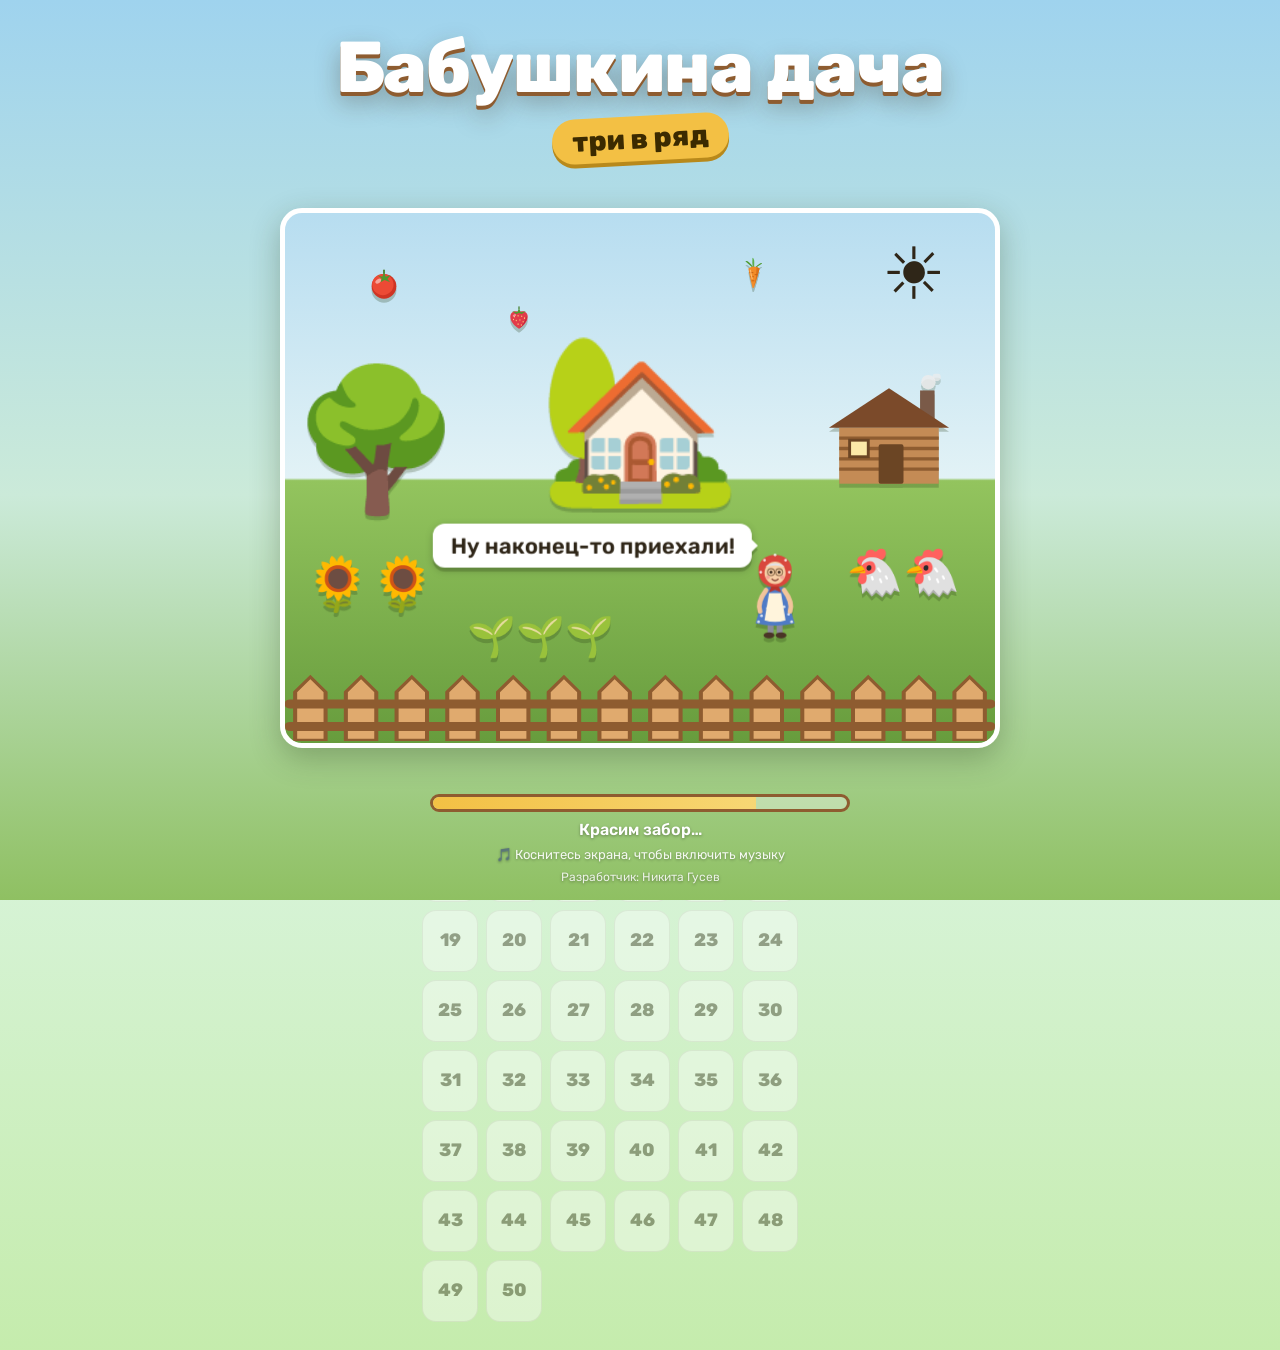
<file: rustore/index.html>
<!doctype html>
<html lang="ru">
<head>
<meta charset="utf-8">
<meta name="viewport" content="width=device-width, initial-scale=1, viewport-fit=cover">
<title>Бабушкина дача — три в ряд</title>
<link rel="preconnect" href="https://fonts.googleapis.com">
<link rel="preconnect" href="https://fonts.gstatic.com" crossorigin>
<link href="https://fonts.googleapis.com/css2?family=Rubik:wght@400;600;800&display=swap" rel="stylesheet">
<style>
:root{
  --sky:#D6ECE6; --sky2:#EAF5EF; --paper:#FFFBF0; --ink:#2F2618; --muted:#6E6250;
  --grass:#5B8A36; --grass2:#456C27; --wood:#C48B55; --wood2:#8E5C30;
  --sun:#F3C044; --sun2:#B8891B; --tomato:#D8503B;
  --cell:#F4E6C8; --cell2:#EADAB5; --line:rgba(60,40,20,.16);
  --tag-bg:#FFF1B8; --tag-ink:#5A4300; --tag-line:#C99A00;
  box-sizing:border-box;
  padding-top:env(safe-area-inset-top,0px);
  padding-bottom:env(safe-area-inset-bottom,0px);
}
@media (prefers-color-scheme:dark){
  :root:not([data-theme="light"]){
    --sky:#16252A; --sky2:#1C2E33; --paper:#262119; --ink:#F2E9D8; --muted:#B9AC93;
    --grass:#4C7A2C; --grass2:#36581E; --wood:#9C6A3E; --wood2:#6B4524;
    --cell:#3B3224; --cell2:#332B1F; --line:rgba(255,240,210,.14);
    --tag-bg:#3F3412; --tag-ink:#FFE38A; --tag-line:#A88214;
  }
}
:root[data-theme="dark"]{
  --sky:#16252A; --sky2:#1C2E33; --paper:#262119; --ink:#F2E9D8; --muted:#B9AC93;
  --grass:#4C7A2C; --grass2:#36581E; --wood:#9C6A3E; --wood2:#6B4524;
  --cell:#3B3224; --cell2:#332B1F; --line:rgba(255,240,210,.14);
  --tag-bg:#3F3412; --tag-ink:#FFE38A; --tag-line:#A88214;
}
*,*::before,*::after{box-sizing:inherit}
html{scroll-padding-top:env(safe-area-inset-top,0px)}
body{
  margin:0; min-height:100%;
  background:linear-gradient(180deg,var(--sky2),var(--sky));
  color:var(--ink);
  font-family:'Rubik',system-ui,-apple-system,'Segoe UI',Roboto,Arial,sans-serif;
  -webkit-tap-highlight-color:transparent;
}
button{font-family:inherit;cursor:pointer}
button:focus-visible{outline:3px solid var(--sun);outline-offset:2px}
.app{max-width:460px;margin:0 auto;padding:10px 12px 28px}

/* шапка */
.top{display:flex;gap:6px;align-items:center;flex-wrap:wrap}
.chip{display:inline-flex;align-items:center;gap:4px;white-space:nowrap;background:var(--paper);color:var(--ink);
  border:1.5px solid var(--line);border-radius:999px;padding:7px 9px;font-size:14px;font-weight:600}
.chip small{font-weight:400;color:var(--muted);font-size:12px}
.top .spacer{flex:1}
.chip.money[aria-pressed="true"]{background:var(--sun);border-color:var(--sun2);color:#3b2a00}

/* подсказки про монетизацию */
.mt{display:none}
body.show-money .mt{display:block;background:var(--tag-bg);color:var(--tag-ink);border:1.5px dashed var(--tag-line);
  border-radius:10px;padding:7px 9px;font-size:13px;line-height:1.35;margin:6px 0 2px;text-align:left}
body.show-money .mt::before{content:"💰 ";}

/* кнопки */
.btn{display:block;width:100%;border:0;border-radius:14px;padding:13px 16px;margin-top:10px;
  font-size:16px;font-weight:600;background:var(--grass);color:#fff;box-shadow:0 3px 0 var(--grass2)}
.btn:active{transform:translateY(2px);box-shadow:0 1px 0 var(--grass2)}
.btn.alt{background:var(--sun);color:#3b2a00;box-shadow:0 3px 0 var(--sun2)}
.btn.ghost{background:transparent;color:var(--ink);box-shadow:none;border:1.5px solid var(--line)}
.btn[disabled]{opacity:.5}

/* главная */
.title{font-weight:800;font-size:30px;line-height:1.05;margin:18px 0 4px;letter-spacing:-.5px}
.lead{margin:0 0 14px;color:var(--muted);font-size:15px;line-height:1.45}
.demo-note{font-size:12.5px;color:var(--muted);margin:6px 0 0}
.dacha{background:var(--grass);border-radius:20px;padding:12px;color:#fff;
  box-shadow:inset 0 -6px 0 var(--grass2)}
.dacha-head{display:flex;justify-content:space-between;align-items:baseline;margin:0 2px 10px}
.dacha-head h2{margin:0;font-size:19px}
.dacha-head span{font-size:13px;opacity:.9}
.plots{display:grid;grid-template-columns:repeat(4,minmax(0,1fr));gap:8px}
.plot{min-width:0;overflow:hidden;aspect-ratio:1;border-radius:14px;display:flex;flex-direction:column;align-items:center;justify-content:center;
  background:rgba(255,255,255,.13);border:0;color:#fff;padding:4px;text-align:center}
.plot .e{font-size:30px;line-height:1}
.plot .n{font-size:10.5px;margin-top:4px;line-height:1.15}
.plot.empty{background:transparent;border:2px dashed rgba(255,255,255,.45)}
.plot.empty .e{opacity:.35;filter:grayscale(1)}
.plot.empty .c{font-size:12px;font-weight:600;margin-top:3px}
.levels-h{font-size:17px;margin:20px 2px 8px}
.levels{display:flex;flex-wrap:wrap;gap:8px}
.lv{width:56px;height:62px;border-radius:14px;border:0;background:var(--paper);color:var(--ink);
  border:1.5px solid var(--line);font-weight:800;font-size:18px;display:flex;flex-direction:column;align-items:center;justify-content:center}
.lv small{font-size:10px;font-weight:400;letter-spacing:-1px;margin-top:2px}
.lv.cur{background:var(--sun);border-color:var(--sun2);color:#3b2a00}
.lv[disabled]{opacity:.4}

/* игра */
.gbar{display:flex;align-items:center;gap:8px;margin:10px 0 8px}
.back{border:1.5px solid var(--line);background:var(--paper);color:var(--ink);border-radius:12px;width:42px;height:42px;font-size:18px}
.lvname{font-weight:600;flex:1}
.moves{background:var(--wood);color:#fff;border-radius:14px;padding:4px 14px;text-align:center;box-shadow:0 3px 0 var(--wood2)}
.moves b{display:block;font-size:24px;line-height:1.1}
.moves small{font-size:11px;opacity:.9}
.goals{display:flex;gap:8px;justify-content:center;margin:0 0 10px}
.goal{display:flex;align-items:center;gap:6px;background:var(--paper);border:1.5px solid var(--line);border-radius:999px;padding:5px 12px 5px 8px}
.goal span{font-size:22px}
.goal b{font-size:17px;min-width:20px}
.goal.done{background:var(--grass);color:#fff;border-color:var(--grass2)}
.frame{background:var(--wood);border-radius:20px;padding:8px;box-shadow:inset 0 0 0 3px var(--wood2),0 4px 0 var(--wood2)}
.board{position:relative;isolation:isolate;width:100%;aspect-ratio:1;border-radius:12px;overflow:hidden;touch-action:none;user-select:none;-webkit-user-select:none;
  background:conic-gradient(var(--cell) 25%,var(--cell2) 0 50%,var(--cell) 0 75%,var(--cell2) 0) 0 0/calc(200% / 7) calc(200% / 7)}
.tile{position:absolute;display:grid;place-items:center;line-height:1;
  transition:top .24s cubic-bezier(.4,.1,.6,1),left .2s ease,transform .18s ease,opacity .18s ease}
.tile span{display:block;transition:transform .15s ease;pointer-events:none}
.tile.sel span{transform:scale(1.22)}
.tile.sel::before{content:"";position:absolute;inset:6%;border-radius:22%;box-shadow:0 0 0 3px var(--sun) inset;pointer-events:none}
.tile.pop{transform:scale(.1);opacity:0}
.tile.s-row,.tile.s-col{background:radial-gradient(circle,rgba(243,192,68,.65),rgba(243,192,68,0) 68%)}
.tile.s-row::after,.tile.s-col::after{position:absolute;right:6%;bottom:4%;font-size:.42em;font-weight:800;color:var(--wood2);pointer-events:none}
.tile.s-row::after{content:"↔"}
.tile.s-col::after{content:"↕"}
.tile.s-sun span{animation:spin 6s linear infinite}
@keyframes spin{to{transform:rotate(360deg)}}
.boosters{display:flex;gap:8px;margin-top:12px}
.bst{flex:1;border:1.5px solid var(--line);background:var(--paper);color:var(--ink);border-radius:14px;padding:10px 6px;font-size:15px;font-weight:600}
.bst.active{background:var(--sun);border-color:var(--sun2);color:#3b2a00}
.hint{text-align:center;font-size:14px;color:var(--muted);min-height:20px;margin-top:8px}

/* модальные окна */
.modal{position:fixed;inset:0;background:rgba(30,20,10,.5);display:flex;align-items:flex-end;justify-content:center;z-index:20;
  padding:12px 12px calc(12px + env(safe-area-inset-bottom,0px))}
.modal[hidden]{display:none}
.sheet{background:var(--paper);color:var(--ink);border-radius:22px;padding:20px 18px 18px;width:100%;max-width:420px;max-height:88vh;overflow:auto;text-align:center}
.sheet h2{margin:0 0 6px;font-size:23px}
.sheet p{margin:6px 0;color:var(--muted);line-height:1.45}
.bigstars{font-size:40px;letter-spacing:4px;margin:8px 0}
.shop-item{border:1.5px solid var(--line);border-radius:16px;padding:12px;margin-top:10px;text-align:left}
.shop-item h3{margin:0 0 3px;font-size:17px}
.shop-item p{margin:0;font-size:14px}
.shop-item .btn{margin-top:8px}

/* реклама-заглушка */
.ad{position:fixed;inset:0;z-index:40;background:#111;color:#fff;display:flex;align-items:center;justify-content:center;padding:24px}
.ad[hidden]{display:none}
.ad-box{text-align:center;max-width:340px}
.ad-box .tv{font-size:64px}
.ad-box h3{margin:10px 0 4px;font-size:21px}
.ad-box p{margin:4px 0;opacity:.8}
.ad-count{font-size:44px;font-weight:800;margin-top:10px}

.toast{position:fixed;left:50%;bottom:calc(22px + env(safe-area-inset-bottom,0px));transform:translate(-50%,20px);opacity:0;
  background:var(--ink);color:var(--paper);padding:10px 16px;border-radius:12px;font-size:14px;z-index:50;max-width:88vw;text-align:center;
  transition:opacity .2s,transform .2s;pointer-events:none}
.toast.on{opacity:1;transform:translate(-50%,0)}
[hidden]{display:none!important}
@media (prefers-reduced-motion:reduce){.tile,.tile span,.toast{transition:none}.tile.s-sun span{animation:none}}

.tile{z-index:1}
.tile span{filter:drop-shadow(0 2px 0 rgba(60,40,20,.22))}
.weed{position:absolute;z-index:0;border-radius:22%;background:radial-gradient(circle at 50% 60%,rgba(91,138,54,.6),rgba(91,138,54,.28));transition:opacity .3s,transform .3s}
.weed::after{content:"🌿";position:absolute;left:4%;bottom:2%;font-size:.36em}
.weed.gone{opacity:0;transform:scale(.5)}
.tile.box span{font-size:.92em}
.tile.cracked span{filter:grayscale(.35) brightness(.85);transform:rotate(-9deg)}
.tile.cracked::after{content:"✕";position:absolute;right:8%;top:4%;font-size:.38em;color:var(--tomato);font-weight:800}
.tile.hit span{transform:scale(.78)}
.tile.hinting span{animation:nudge .9s ease-in-out infinite}
@keyframes nudge{50%{transform:scale(1.2)}}
.frame{position:relative}
.float{position:absolute;left:50%;top:42%;transform:translate(-50%,-50%);font-weight:800;font-size:30px;color:#fff;
  text-shadow:0 3px 0 var(--wood2),0 0 14px rgba(0,0,0,.3);pointer-events:none;animation:floatUp .9s ease-out forwards;z-index:5;white-space:nowrap}
@keyframes floatUp{0%{opacity:0;transform:translate(-50%,-30%) scale(.7)}20%{opacity:1;transform:translate(-50%,-50%) scale(1.06)}100%{opacity:0;transform:translate(-50%,-115%) scale(1)}}
.frame.shake{animation:shake .35s}
@keyframes shake{25%{transform:translateX(-6px)}50%{transform:translateX(6px)}75%{transform:translateX(-3px)}}
.plot.new .e{animation:grow .6s cubic-bezier(.3,1.6,.5,1)}
@keyframes grow{0%{transform:scale(0)}100%{transform:scale(1)}}
.intro-ico{font-size:52px;margin:4px 0}
@media (prefers-reduced-motion:reduce){.tile.hinting span,.float,.frame.shake,.plot.new .e{animation:none}}

.scene{position:relative;isolation:isolate;aspect-ratio:4/3;border-radius:20px;overflow:hidden;user-select:none;-webkit-user-select:none;
  background:linear-gradient(180deg,var(--sc-sky1) 0,var(--sc-sky2) 29%,var(--sc-g1) 29.5%,var(--sc-g2) 100%);
  box-shadow:inset 0 -6px 0 var(--grass2)}
:root{--sc-sky1:#B7DDF0;--sc-sky2:#E2F2F6;--sc-g1:#93C45E;--sc-g2:#679C3D}
@media (prefers-color-scheme:dark){:root:not([data-theme="light"]){--sc-sky1:#1E3A4E;--sc-sky2:#35546A;--sc-g1:#4E7A2E;--sc-g2:#365A1F}}
:root[data-theme="dark"]{--sc-sky1:#1E3A4E;--sc-sky2:#35546A;--sc-g1:#4E7A2E;--sc-g2:#365A1F}
.scene .deco{position:absolute;font-size:.9em;opacity:.9;pointer-events:none}
.scene .it{position:absolute;transform:translate(-50%,-50%);line-height:1;white-space:nowrap;filter:drop-shadow(0 3px 0 rgba(40,60,20,.25))}
.scene .it span{display:inline-block}
.scene .it.ghost{opacity:.4;filter:grayscale(1);outline:2px dashed rgba(255,255,255,.9);outline-offset:5px;border-radius:12px;cursor:pointer;animation:ghost 1.6s ease-in-out infinite}
@keyframes ghost{50%{opacity:.7}}
.scene .it.new span{animation:grow .7s cubic-bezier(.3,1.6,.5,1)}
.granny{position:absolute;z-index:100;left:50%;top:74%;transform:translate(-50%,-100%);transition:left 2.4s linear,top 2.4s linear;text-align:center;cursor:pointer}
.granny .g{display:inline-block;font-size:1.5em;line-height:1}
.granny .gf{display:inline-block}
.granny.left .gf{transform:scaleX(-1)}
.granny.walk .g{animation:bob .45s ease-in-out infinite}
@keyframes bob{50%{transform:translateY(-7%)}}
.granny .gname{display:block;font-size:.3em;font-weight:600;color:#fff;text-shadow:0 1px 2px rgba(0,0,0,.5);white-space:nowrap;margin-top:1px}
.bubble{position:absolute;bottom:100%;left:50%;transform:translateX(-50%);margin-bottom:6px;background:#fff;color:#2F2618;font-size:.36em;line-height:1.3;
  padding:.55em .75em;border-radius:12px;width:max-content;max-width:13em;box-shadow:0 2px 8px rgba(0,0,0,.18);text-align:left;font-weight:400}
.bubble::after{content:"";position:absolute;top:100%;left:50%;margin-left:-6px;border:6px solid transparent;border-top-color:#fff}
.granny.edge-l .bubble{left:-.4em;transform:none}.granny.edge-l .bubble::after{left:1.4em}
.granny.edge-r .bubble{left:auto;right:-.4em;transform:none}.granny.edge-r .bubble::after{left:auto;right:1.1em}
.bubble:empty{display:none}
.task{display:flex;align-items:center;gap:12px;background:var(--paper);border:1.5px solid var(--line);border-radius:16px;padding:10px 12px;margin-top:10px}
.task .ti{font-size:32px;line-height:1;width:1.6em;display:flex;justify-content:center;flex:none}
.task .ti svg{width:auto;height:1em;max-width:1.6em}
.task .tt{flex:1;min-width:0}
.task .tt b{display:block;font-size:16px}
.task .tt small{color:var(--muted);font-size:12.5px}
.task .tb{width:auto;margin:0;padding:10px 12px;white-space:nowrap;font-size:15px}
.task .tb.need{background:transparent;color:var(--muted);box-shadow:none;border:1.5px solid var(--line)}
.progress{height:8px;border-radius:99px;background:var(--line);margin-top:8px;overflow:hidden}
.progress i{display:block;height:100%;width:0;background:var(--grass);transition:width .5s}
@media (prefers-reduced-motion:reduce){.granny{transition:none}.granny.walk .g,.scene .it.ghost,.scene .it.new span{animation:none}}

.splash{position:fixed;inset:0;z-index:60;display:flex;flex-direction:column;overflow:hidden;
  padding:calc(14px + env(safe-area-inset-top,0px)) 16px calc(16px + env(safe-area-inset-bottom,0px));
  background:linear-gradient(180deg,#9FD3EE 0,#D9F0F7 46%,#93C45E 46.5%,#5E9437 100%);transition:opacity .45s ease}
.splash.out{opacity:0;pointer-events:none}
.sp-title{text-align:center;position:relative;z-index:3}
.sp-title h1{margin:4vh 0 0;font-weight:800;font-size:clamp(38px,12vw,72px);line-height:1;color:#fff;letter-spacing:-1px;
  text-shadow:0 4px 0 #8E5C30,0 10px 24px rgba(60,40,20,.35)}
.sp-sub{display:inline-block;margin-top:12px;background:#F3C044;color:#3b2a00;font-weight:800;font-size:clamp(18px,5.5vw,28px);
  padding:6px 20px;border-radius:999px;transform:rotate(-3deg);box-shadow:0 4px 0 #B8891B}
.sp-world{position:relative;flex:1;min-height:0}
.sp-i{position:absolute;transform:translate(-50%,-50%);line-height:1;white-space:nowrap;filter:drop-shadow(0 4px 0 rgba(40,60,20,.25))}
.sp-f{animation:spfloat 3.2s ease-in-out infinite}
@keyframes spfloat{50%{transform:translate(-50%,-70%) rotate(8deg)}}
.sp-granny{animation:spwave 1.6s ease-in-out infinite;transform-origin:50% 100%}
@keyframes spwave{50%{transform:translate(-50%,-50%) rotate(-5deg)}}
.sp-bub{position:absolute;bottom:100%;right:40%;background:#fff;color:#2F2618;font-size:3.6vmin;font-weight:600;white-space:nowrap;
  padding:.5em .8em;border-radius:14px;box-shadow:0 2px 8px rgba(0,0,0,.18);margin-bottom:4px}
.sp-fence{position:absolute;left:-2%;right:-2%;bottom:0;height:12vmin}
.sp-bottom{position:relative;z-index:3;max-width:420px;width:100%;margin:0 auto;text-align:center}
.sp-bar{height:18px;border-radius:999px;background:rgba(255,255,255,.35);border:3px solid #8E5C30;overflow:hidden}
.sp-bar i{display:block;height:100%;width:0;background:linear-gradient(90deg,#F3C044,#F7D774);transition:width .1s linear}
.sp-text{color:#fff;font-weight:600;margin-top:8px;text-shadow:0 1px 3px rgba(0,0,0,.35)}
.sp-play{margin-top:12px;font-size:20px;padding:15px}
.sp-hint{color:#fff;font-size:13px;margin-top:8px;opacity:.9;text-shadow:0 1px 3px rgba(0,0,0,.35)}
.sp-dev{color:rgba(255,255,255,.85);font-size:12px;margin-top:8px;text-shadow:0 1px 3px rgba(0,0,0,.35)}
.chip.off{opacity:.45;text-decoration:line-through}
@media (prefers-reduced-motion:reduce){.sp-f,.sp-granny{animation:none}.splash{transition:none}}

.deco{position:absolute;pointer-events:none;line-height:1;z-index:0}
.deco.sun{font-size:1.1em;animation:sunspin 40s linear infinite}
@keyframes sunspin{to{transform:rotate(360deg)}}
.deco.cloud{left:-20%;font-size:.9em;opacity:.95;animation:drift 50s linear infinite}
@keyframes drift{from{left:-20%}to{left:110%}}
.splash{background:linear-gradient(180deg,#9FD3EE 0,#CBEAD9 55%,#8FC062 100%)}
.sp-title h1{margin-top:2vh;font-size:clamp(30px,min(12vw,9vh),72px)}
.sp-sub{font-size:clamp(16px,min(5.5vw,4vh),28px)}
.sp-world{display:flex;align-items:center;justify-content:center;margin:10px 0}
.sp-stage{position:relative;isolation:isolate;overflow:hidden;border-radius:22px;border:5px solid #fff;flex:none;
  box-shadow:0 10px 30px rgba(40,60,20,.3);background:linear-gradient(180deg,#B7DDF0 0,#E2F2F6 50%,#93C45E 50.5%,#679C3D 100%)}
.sp-stage .sp-i{z-index:1}
.sp-fence{position:absolute;left:0;right:0;bottom:0;height:13%;z-index:2;left:0;right:0}
.sp-granny{z-index:3!important;animation:none}
.sp-granny .gw{display:inline-block;animation:spwave2 1.6s ease-in-out infinite;transform-origin:50% 100%}
@keyframes spwave2{50%{transform:rotate(-6deg)}}
.sp-bub{position:absolute;right:88%;top:-18%;bottom:auto;font-size:.24em;font-weight:600;white-space:nowrap;background:#fff;color:#2F2618;
  padding:.5em .8em;border-radius:12px;box-shadow:0 2px 8px rgba(0,0,0,.18);margin:0}
.sp-bub::after{content:"";position:absolute;left:100%;top:50%;margin-top:-6px;border:6px solid transparent;border-left-color:#fff}
.sp-pet{z-index:2!important}
.pet-pick{display:flex;gap:10px;margin-top:12px}
.pet-opt{flex:1;border:2px solid var(--line);background:var(--paper);color:var(--ink);border-radius:16px;padding:14px 8px;font-size:15px;font-weight:600;
  display:flex;flex-direction:column;align-items:center;gap:6px}
.pet-opt span{font-size:52px;line-height:1}
.pet-opt small{font-weight:400;color:var(--muted);font-size:12.5px}
.pet-opt:active{transform:scale(.97)}
.scene .it.pet{cursor:pointer}
.it.pet.cat span,.sp-pet.cat{animation:breathe 2.6s ease-in-out infinite}
.it.pet.dog span{animation:none}
.dog-tail{transform-box:view-box;transform-origin:41px 49px;animation:tailwag .3s ease-in-out infinite alternate}
@keyframes tailwag{from{transform:rotate(-22deg)}to{transform:rotate(18deg)}}
.dog-eyes{transform-box:view-box;transform-origin:30px 20.5px;animation:blink 4.5s infinite}
@keyframes blink{0%,93%,100%{transform:scaleY(1)}96%{transform:scaleY(.1)}}
.pet-opt .dog-svg{width:52px;height:52px}
@keyframes breathe{50%{transform:scale(1.06,.95)}}
@keyframes wag{from{transform:rotate(-7deg)}to{transform:rotate(7deg)}}
.pet-say{position:absolute;left:50%;bottom:100%;font-size:.5em;font-weight:800;color:#fff;text-shadow:0 2px 0 #8E5C30;white-space:nowrap;
  pointer-events:none;animation:petsay 1s ease-out forwards}
@keyframes petsay{from{opacity:0;transform:translate(-50%,20%)}20%{opacity:1}to{opacity:0;transform:translate(-50%,-90%)}}
@media (prefers-reduced-motion:reduce){.dog-tail,.dog-eyes,.deco.sun,.deco.cloud,.sp-granny .gw,.it.pet span,.pet-say{animation:none}.deco.cloud{left:10%}}

.pie-head{font-size:50px;line-height:1;margin:2px 0 4px}
.pd-row{display:grid;grid-template-columns:repeat(7,minmax(0,1fr));gap:5px;margin:12px 0 6px}
.pd{border:1.5px solid var(--line);border-radius:12px;padding:7px 1px;display:flex;flex-direction:column;align-items:center;gap:5px;font-size:10px;color:var(--muted);min-width:0}
.pd b{font-weight:600;white-space:nowrap}
.pd span{font-size:17px;line-height:1;white-space:nowrap;letter-spacing:-4px}
.pd.big span{font-size:22px}
.pd.done{background:var(--grass);color:#fff;border-color:var(--grass2)}
.pd.done span{letter-spacing:0;font-weight:800}
.pd.today{background:var(--sun);color:#3b2a00;border-color:var(--sun2);transform:scale(1.08)}
.pd-reward{font-weight:600;color:var(--ink)!important}
.chip.ready{background:var(--sun);border-color:var(--sun2);animation:piepulse 1.4s ease-in-out infinite}
@keyframes piepulse{50%{transform:scale(1.1)}}
@media (max-width:440px){.chip .lbl{display:none}}
@media (prefers-reduced-motion:reduce){.chip.ready{animation:none}}

.event-banner{display:flex;align-items:center;gap:12px;width:100%;margin-top:10px;padding:10px 12px;border-radius:16px;border:0;text-align:left;
  background:linear-gradient(90deg,#E9853A,#D9622B);color:#fff;box-shadow:0 3px 0 #A9471C}
.event-banner .ev-ico{font-size:30px;line-height:1}
.event-banner .ev-t{flex:1;min-width:0}
.event-banner b{display:block;font-size:16px}
.event-banner small{font-size:12.5px;opacity:.95}
.ev-badge{background:#fff;color:#C2501F;font-weight:800;border-radius:999px;min-width:26px;height:26px;display:grid;place-items:center;font-size:14px;animation:piepulse 1.4s ease-in-out infinite}
.ev-go{font-size:26px;opacity:.9}
.pass-top{display:flex;justify-content:space-between;font-weight:600;margin:10px 2px 6px}
.pass-ok{color:var(--grass)!important;font-weight:600}
.pass-grid{display:grid;grid-template-columns:56px 1fr 1fr;gap:5px;margin-top:12px;text-align:center}
.ph{font-size:12px;color:var(--muted);font-weight:600;padding-bottom:2px}
.php{color:#C2501F!important}
.pr{border-radius:10px;padding:6px 2px;background:var(--line);display:flex;flex-direction:column;justify-content:center}
.pr b{font-size:15px}.pr small{font-size:10.5px;color:var(--muted)}
.pr.open{background:var(--grass);color:#fff}.pr.open small{color:#fff}
.pc{border:1.5px solid var(--line);border-radius:10px;padding:6px 4px;display:flex;flex-direction:column;align-items:center;justify-content:center;gap:4px;min-height:52px;font-size:13px}
.pc.paid{border-color:rgba(217,98,43,.45);background:rgba(233,133,58,.08)}
.pc.empty{color:var(--muted)}
.pc.ready{border-color:var(--sun2);background:rgba(243,192,68,.25)}
.pc .ok{color:var(--grass);font-weight:800}
.pc .lock{opacity:.6}
.pbtn{border:0;border-radius:8px;background:var(--grass);color:#fff;font-weight:600;font-size:12.5px;padding:5px 9px}
.scene .leaf{filter:none;animation:leaffall 10s linear infinite;pointer-events:none}
@keyframes leaffall{0%{top:-8%;transform:translate(-50%,0) rotate(0)}25%{transform:translate(-20%,0) rotate(90deg)}50%{transform:translate(-80%,0) rotate(180deg)}75%{transform:translate(-30%,0) rotate(270deg)}100%{top:104%;transform:translate(-50%,0) rotate(360deg)}}
.win-apples{font-weight:600;color:#C2501F!important}
@media (prefers-reduced-motion:reduce){.scene .leaf{animation:none;top:20%}.ev-badge{animation:none}}

.tile span svg{display:block;width:1.3em;height:1.3em}
.goal span svg{display:block}
.gr{display:block;overflow:visible}
.gr .gr-leg,.gr .gr-arm{transform-box:fill-box;transform-origin:50% 0}
.granny .g{font-size:1.75em}
.granny.walk .gr-l1,.granny.walk .gr-a2{animation:grA .4s ease-in-out infinite alternate}
.granny.walk .gr-l2,.granny.walk .gr-a1{animation:grB .4s ease-in-out infinite alternate}
@keyframes grA{from{transform:rotate(16deg)}to{transform:rotate(-16deg)}}
@keyframes grB{from{transform:rotate(-16deg)}to{transform:rotate(16deg)}}
.sp-granny .gw{animation:none}
.sp-granny .gr-a2{animation:grwave .55s ease-in-out infinite alternate}
@keyframes grwave{from{transform:rotate(-95deg)}to{transform:rotate(-150deg)}}
.intro-ico .gr,.pie-head .gr{display:inline-block;vertical-align:bottom}
.event-banner{position:relative;overflow:hidden;background:linear-gradient(120deg,#F9C74F 0%,#F3722C 52%,#D9442B 100%);box-shadow:0 4px 0 #9E2F1C,0 6px 18px rgba(217,68,43,.3)}
.event-banner>*{position:relative;z-index:1}
.event-banner .ev-fall{position:absolute;inset:0;z-index:0;pointer-events:none}
.ev-fall i{position:absolute;top:-35%;width:20px;height:20px;opacity:.8;animation:evfall 5.2s linear infinite}
.ev-fall i svg{width:100%;height:100%;display:block}
@keyframes evfall{0%{top:-35%;transform:rotate(0)}100%{top:115%;transform:rotate(260deg)}}
.event-banner .ev-ico{width:46px;height:46px;display:grid;place-items:center;background:#FFF6E0;box-shadow:0 2px 0 rgba(120,30,10,.25);border-radius:14px;flex:none}
.ev-ico svg{width:32px;height:32px;animation:evsway 3s ease-in-out infinite}
@keyframes evsway{50%{transform:rotate(16deg) scale(1.08)}}
.event-banner b{font-size:17px;text-shadow:0 1px 0 rgba(120,30,10,.35)}
.ev-head{display:flex;justify-content:center;align-items:center;gap:0}
.ev-head svg{width:44px;height:44px}
.ev-head svg:first-child{transform:rotate(-20deg)}.ev-head svg:last-child{transform:rotate(25deg)}
.ev-basket{font-size:50px;margin:0 -4px}
.btn.pass-buy{position:relative;overflow:hidden;background:linear-gradient(90deg,#F3722C,#D9442B);color:#fff;box-shadow:0 3px 0 #9E2F1C}
.btn.pass-buy::after{content:"";position:absolute;top:0;bottom:0;left:-60%;width:40%;background:linear-gradient(90deg,transparent,rgba(255,255,255,.5),transparent);transform:skewX(-20deg);animation:shine 2.8s ease-in-out infinite}
@keyframes shine{60%,100%{left:130%}}
.pbtn{background:linear-gradient(180deg,#F3722C,#D9442B);box-shadow:0 2px 0 #9E2F1C}
.pr.open{background:linear-gradient(180deg,#F79A3C,#D9542B)}
@media (prefers-reduced-motion:reduce){.granny.walk .gr-leg,.granny.walk .gr-arm,.sp-granny .gr-a2,.ev-fall i,.ev-ico svg,.btn.pass-buy::after{animation:none}}

/* ---------- больше красок ---------- */
:root{--cell:#FFF6DC;--cell2:#FFE8B5}
body{min-height:100vh}html{background:#C3EBA8}@media (prefers-color-scheme:dark){html:not([data-theme="light"]){background:#1B2A22}}html[data-theme="dark"]{background:#1B2A22}body{background:linear-gradient(180deg,#B9E4FF 0,#DDF6E6 700px,#C3EBA8 1400px,#C3EBA8 100%)}
@media (prefers-color-scheme:dark){:root:not([data-theme="light"]){--cell:#3B3224;--cell2:#332B1F}:root:not([data-theme="light"]) body{background:linear-gradient(180deg,#14303E 0,#1B2A22 1200px,#1B2A22 100%)}}
:root[data-theme="dark"]{--cell:#3B3224;--cell2:#332B1F}:root[data-theme="dark"] body{background:linear-gradient(180deg,#14303E 0,#1B2A22 1200px,#1B2A22 100%)}
.title{background:linear-gradient(90deg,#E8432F,#F28C28 35%,#E6A800 60%,#3E9A2A);-webkit-background-clip:text;background-clip:text;color:transparent;padding-bottom:4px}
#livesChip{background:#FFE1E7;border-color:#F7A6B6;color:#7A1F33}
.top .chip:nth-child(2){background:#FFF3C4;border-color:#F3C044;color:#6A4A00}
#pieBtn{background:#FFE6CF;border-color:#F5B47A;color:#7A3E00}
#musicBtn{background:#ECE4FF;border-color:#BBA6F2;color:#3D2A7A}
#soundBtn{background:#DDF1FF;border-color:#9ACDF2;color:#16476B}
#shopBtn{background:#E2F7D6;border-color:#9ED67F;color:#24531A}
#moneyBtn{background:#FFF1B8;border-color:#E6C34A;color:#5A4300}
#pieBtn.ready{background:var(--sun);border-color:var(--sun2)}
.btn{background:linear-gradient(180deg,#72B843,#4E8E2A);box-shadow:0 3px 0 #3A6E1C}
.btn.alt{background:linear-gradient(180deg,#FFD64F,#F5A623);box-shadow:0 3px 0 #C98412;color:#3b2a00}
.btn.ghost{background:transparent;box-shadow:none}
#playBtn{position:relative;overflow:hidden;font-size:18px;padding:15px}
#playBtn::after{content:"";position:absolute;top:0;bottom:0;left:-60%;width:40%;background:linear-gradient(90deg,transparent,rgba(255,255,255,.4),transparent);transform:skewX(-20deg);animation:shine 3.2s ease-in-out infinite}
.lv{background:#fff;color:#2F2618}
.lv.won{background:linear-gradient(180deg,#EAF8DE,#C9EAB0);border-color:#8CC66A;color:#24531A}
.lv.cur{background:linear-gradient(180deg,#FFE27A,#F7B733);border-color:#D9961A;box-shadow:0 3px 0 #C98412}
.task{border-color:#F3C044;background:linear-gradient(90deg,#FFFBEA,#FFF2C9)}
.task .tt b{color:#2F2618}.task .tt small{color:#7A6440}
.frame{background:linear-gradient(135deg,#DE9A5E,#B7743D);box-shadow:inset 0 0 0 3px #8E5C30,0 5px 0 #7A4E28,0 12px 26px rgba(120,70,20,.25)}
.goal{background:#fff;color:#2F2618;border-color:#F3C044;box-shadow:0 2px 0 #E5B63A}
.goal.done{background:linear-gradient(180deg,#72B843,#4E8E2A);color:#fff;border-color:#3A6E1C;box-shadow:none}
.moves{background:linear-gradient(180deg,#F28C28,#D9622B);box-shadow:0 3px 0 #A9471C}
.bst{background:#fff;color:#2F2618;border-color:#BBA6F2;box-shadow:0 2px 0 #BBA6F2}
.tile.v0 span{background:radial-gradient(circle,#FFD3CB 0,#FFD3CB 54%,transparent 56%)}
.tile.v1 span{background:radial-gradient(circle,#FFDDB5 0,#FFDDB5 54%,transparent 56%)}
.tile.v2 span{background:radial-gradient(circle,#D2F2C6 0,#D2F2C6 54%,transparent 56%)}
.tile.v3 span{background:radial-gradient(circle,#FFD0DD 0,#FFD0DD 54%,transparent 56%)}
.tile.v4 span{background:radial-gradient(circle,#FFF0A8 0,#FFF0A8 54%,transparent 56%)}
.tile.v5 span{background:radial-gradient(circle,#E6F5B5 0,#E6F5B5 54%,transparent 56%)}
.tile span{border-radius:50%}
.spark{position:absolute;width:8px;height:8px;margin:-4px 0 0 -4px;border-radius:50%;pointer-events:none;z-index:3;box-shadow:0 0 6px rgba(255,255,255,.8);animation:spark .5s ease-out forwards}
@keyframes spark{to{transform:translate(var(--dx),var(--dy)) scale(.2);opacity:0}}
.confetti{position:fixed;inset:0;pointer-events:none;z-index:45;overflow:hidden}
.confetti i{position:absolute;top:-4%;width:9px;height:14px;border-radius:2px;animation:conf 2s ease-in forwards}
@keyframes conf{to{top:105%;transform:rotate(var(--r)) translateX(30px)}}
.scene{background:linear-gradient(180deg,#7CC8F2 0,#CDEBF7 29%,#9DD56A 29.5%,#5FA33A 100%)}
.deco.fly{font-size:.5em;z-index:80;animation:flutter 7s ease-in-out infinite}
.deco.fly.f2{animation-duration:9s;animation-delay:-3s}
@keyframes flutter{0%,100%{transform:translate(0,0) rotate(-8deg)}25%{transform:translate(60%,-50%) rotate(8deg)}50%{transform:translate(140%,10%) rotate(-6deg)}75%{transform:translate(50%,60%) rotate(10deg)}}
.deco.tuft{font-size:.42em;z-index:2;opacity:.95}
@media (prefers-reduced-motion:reduce){#playBtn::after,.spark,.confetti,.deco.fly{animation:none}.confetti{display:none}}

.inf-offer{position:relative;margin:-6px -4px 16px;padding:16px 14px 12px;border-radius:18px;color:#fff;
  background:linear-gradient(135deg,#FF6B8B,#E8432F 60%,#F28C28);box-shadow:0 4px 0 #A92A1E}
.inf-offer h3{margin:4px 0 2px;font-size:19px}
.inf-offer p{color:#fff!important;opacity:.95}
.inf-offer .btn.pass-buy{background:#fff;color:#C2301F;box-shadow:0 3px 0 rgba(120,20,10,.35)}
.inf-tag{position:absolute;top:10px;left:12px;background:#FFE27A;color:#7A3E00;font-weight:800;font-size:12px;padding:3px 9px;border-radius:999px;transform:rotate(-6deg)}
.inf-ico{font-size:40px;line-height:1;font-weight:800;letter-spacing:-4px}

.pet-opt.owned{border-color:var(--grass);background:rgba(91,138,54,.12);opacity:1}
.pet-opt[disabled]{cursor:default}
/* релизная версия: без подсказок прототипа */
#moneyBtn,.demo-note,.mt,body.show-money .mt{display:none!important}
body.no-rv #claim2,body.no-rv #adMoves,body.no-rv #adLife,body.no-rv #adB,body.no-rv #dbl,body.no-rv #restoreAd{display:none!important}
body{-webkit-user-select:none;user-select:none;-webkit-touch-callout:none}

body:not(.no-pay) #petBtn{display:none}
#petBtn{background:#FFE6F0;border-color:#F2A6C6;color:#7A1F4A}
body.no-pay #buyMoves,body.no-pay #buyLives,body.no-pay .inf-offer,body.no-pay #restorePay,body.no-pay #buyB,body.no-pay #buyPass,body.no-pay .pc.paid,body.no-pay .php,body.no-pay .pass-ok{display:none!important}
body.no-pay .pass-grid{grid-template-columns:56px 1fr!important}
</style>
</head>
<body>
<noscript><div style="position:fixed;left:0;right:0;top:0;z-index:300;background:#FFF1B8;color:#5A4300;padding:14px 16px;font:600 15px/1.4 sans-serif;text-align:center">
Игра не запустилась: этот просмотрщик не выполняет программы. Откройте игру по ссылке или в браузере Chrome / Safari.</div></noscript>
<div class="splash" id="splash">
  <div class="sp-title"><h1>Бабушкина дача</h1><div class="sp-sub">три в ряд</div></div>
  <div class="sp-world" id="spWorld" aria-hidden="true">
   <div class="sp-stage" id="spStage">
    <span class="deco sun" style="left:84%;top:5%">☀️</span>
    <span class="deco cloud" style="top:5%;animation-delay:-10s">☁️</span>
    <span class="deco cloud" style="top:15%;font-size:.7em;animation-delay:-30s">☁️</span>
    <span class="sp-i sp-f" style="left:14%;top:14%;font-size:.55em;animation-delay:-1s"><svg viewBox="0 0 64 64" width="1em" height="1em"><circle cx="32" cy="36" r="22" fill="#CF3424"/><circle cx="30" cy="33" r="19" fill="#EC4A35"/><ellipse cx="22" cy="27" rx="6" ry="3.5" fill="#fff" opacity=".5" transform="rotate(-35 22 27)"/><path d="M32 11 L35 19 L44 16 L38 23 L43 29 L33 25 L26 29 L28 22 L21 17 L29 19Z" fill="#4E9A2E"/><rect x="30.5" y="6" width="3" height="8" rx="1.5" fill="#3D7A22"/></svg></span>
    <span class="sp-i sp-f" style="left:66%;top:12%;font-size:.5em;animation-delay:-2s"><svg viewBox="0 0 64 64" width="1em" height="1em"><path d="M30 20 Q20 6 15 9 Q22 15 30 22Z" fill="#4E9A2E"/><path d="M32 20 Q34 3 29 2 Q28 11 30 21Z" fill="#5BB04A"/><path d="M34 21 Q46 9 48 13 Q41 17 34 23Z" fill="#4E9A2E"/><path d="M21 23 Q32 15 43 23 Q38 42 32 60 Q30 62 29 60 Q24 42 21 23Z" fill="#F28C28"/><path d="M37 20 Q41 21 43 23 Q38 42 32 60 Q37 41 37 20Z" fill="#D9701A"/><path d="M24 31 h6 M26 39 h5 M28 47 h4 M34 35 h4" stroke="#C65F12" stroke-width="1.8" stroke-linecap="round"/><path d="M25 26 Q26 35 28.5 43" stroke="#FFC27A" stroke-width="2.2" fill="none" stroke-linecap="round" opacity=".85"/></svg></span>
    <span class="sp-i sp-f" style="left:33%;top:20%;font-size:.45em;animation-delay:-.5s"><svg viewBox="0 0 64 64" width="1em" height="1em"><path d="M32 58 C14 46 10 32 15 25 C20 18 29 20 32 23 C35 20 44 18 49 25 C54 32 50 46 32 58Z" fill="#E23B4B"/><path d="M32 58 C40 50 47 40 48 30 C51 38 46 48 32 58Z" fill="#C42A3B"/><ellipse cx="22" cy="32" rx="1.1" ry="1.7" fill="#FFE27A"/><ellipse cx="30" cy="30" rx="1.1" ry="1.7" fill="#FFE27A"/><ellipse cx="38" cy="31" rx="1.1" ry="1.7" fill="#FFE27A"/><ellipse cx="44" cy="35" rx="1.1" ry="1.7" fill="#FFE27A"/><ellipse cx="26" cy="40" rx="1.1" ry="1.7" fill="#FFE27A"/><ellipse cx="34" cy="39" rx="1.1" ry="1.7" fill="#FFE27A"/><ellipse cx="41" cy="43" rx="1.1" ry="1.7" fill="#FFE27A"/><ellipse cx="30" cy="48" rx="1.1" ry="1.7" fill="#FFE27A"/><ellipse cx="37" cy="50" rx="1.1" ry="1.7" fill="#FFE27A"/><ellipse cx="20" cy="38" rx="1.1" ry="1.7" fill="#FFE27A"/><ellipse cx="22" cy="29" rx="4" ry="2.4" fill="#fff" opacity=".45" transform="rotate(-30 22 29)"/><path d="M32 14 L36 22 L47 20 L38 26 L32 24 L26 26 L17 20 L28 22Z" fill="#4E9A2E"/><rect x="30.7" y="9" width="2.6" height="7" rx="1.3" fill="#3D7A22"/></svg></span>
    <span class="sp-i" style="left:13%;top:43%;font-size:2.1em">🌳</span>
    <span class="sp-i" style="left:50%;top:39%;font-size:2.5em">🏡</span>
    <span class="sp-i" style="left:85%;top:43%;font-size:1.9em"><svg viewBox="0 0 60 54" width="1em" height=".9em"><circle cx="49" cy="4" r="3.5" fill="#EDEDED" opacity=".85"/><circle cx="53" cy="1.5" r="2" fill="#EDEDED" opacity=".7"/><rect x="45" y="8" width="7" height="14" fill="#7A5A48"/><path d="M1 26 L30 7 L59 26Z" fill="#7B4A2A"/><rect x="6" y="26" width="48" height="27" fill="#C48B55"/><path d="M6 31h48M6 36h48M6 41h48M6 46h48" stroke="#8E5C30" stroke-width="1.6"/><rect x="25" y="34" width="12" height="19" rx="1" fill="#6B4524"/><rect x="11" y="32" width="9" height="8" fill="#FCE9A8" stroke="#6B4524" stroke-width="1.4"/></svg></span>
    <span class="sp-i" style="left:12%;top:70%;font-size:.8em">🌻🌻</span>
    <span class="sp-i" style="left:36%;top:80%;font-size:.6em">🌱🌱🌱</span>
    <span class="sp-i" style="left:87%;top:68%;font-size:.7em">🐔🐔</span>
    <span class="sp-i sp-pet" id="spPet" style="left:63%;top:52%;font-size:.8em"></span>
    <div class="sp-fence"><svg viewBox="0 0 280 46" preserveAspectRatio="none" width="100%" height="100%"><path d="M4 12 L10 2 L16 12 V44 H4 Z" fill="#E0AA6E" stroke="#8E5C30" stroke-width="1.6"/><path d="M24 12 L30 2 L36 12 V44 H24 Z" fill="#E0AA6E" stroke="#8E5C30" stroke-width="1.6"/><path d="M44 12 L50 2 L56 12 V44 H44 Z" fill="#E0AA6E" stroke="#8E5C30" stroke-width="1.6"/><path d="M64 12 L70 2 L76 12 V44 H64 Z" fill="#E0AA6E" stroke="#8E5C30" stroke-width="1.6"/><path d="M84 12 L90 2 L96 12 V44 H84 Z" fill="#E0AA6E" stroke="#8E5C30" stroke-width="1.6"/><path d="M104 12 L110 2 L116 12 V44 H104 Z" fill="#E0AA6E" stroke="#8E5C30" stroke-width="1.6"/><path d="M124 12 L130 2 L136 12 V44 H124 Z" fill="#E0AA6E" stroke="#8E5C30" stroke-width="1.6"/><path d="M144 12 L150 2 L156 12 V44 H144 Z" fill="#E0AA6E" stroke="#8E5C30" stroke-width="1.6"/><path d="M164 12 L170 2 L176 12 V44 H164 Z" fill="#E0AA6E" stroke="#8E5C30" stroke-width="1.6"/><path d="M184 12 L190 2 L196 12 V44 H184 Z" fill="#E0AA6E" stroke="#8E5C30" stroke-width="1.6"/><path d="M204 12 L210 2 L216 12 V44 H204 Z" fill="#E0AA6E" stroke="#8E5C30" stroke-width="1.6"/><path d="M224 12 L230 2 L236 12 V44 H224 Z" fill="#E0AA6E" stroke="#8E5C30" stroke-width="1.6"/><path d="M244 12 L250 2 L256 12 V44 H244 Z" fill="#E0AA6E" stroke="#8E5C30" stroke-width="1.6"/><path d="M264 12 L270 2 L276 12 V44 H264 Z" fill="#E0AA6E" stroke="#8E5C30" stroke-width="1.6"/><rect x="0" y="17" width="280" height="6" rx="2" fill="#8E5C30"/><rect x="0" y="32" width="280" height="6" rx="2" fill="#8E5C30"/></svg></div>
    <span class="sp-i sp-granny" style="left:69%;top:73%;font-size:1.4em"><span class="sp-bub">Ну наконец-то приехали!</span><span class="gw"><svg class="gr" viewBox="0 0 40 64" width=".66em" height="1.05em"><g class="gr-leg gr-l1"><rect x="15" y="50" width="4" height="10" rx="1.5" fill="#8C8C9A"/><ellipse cx="16" cy="61" rx="3.6" ry="2" fill="#4A3426"/></g><g class="gr-leg gr-l2"><rect x="21" y="50" width="4" height="10" rx="1.5" fill="#8C8C9A"/><ellipse cx="24" cy="61" rx="3.6" ry="2" fill="#4A3426"/></g><path d="M14 29 L26 29 L33 53 Q20 56 7 53 Z" fill="#4F7BC6"/><circle cx="11" cy="48" r=".9" fill="#fff" opacity=".8"/><circle cx="15" cy="43" r=".9" fill="#fff" opacity=".8"/><circle cx="29" cy="47" r=".9" fill="#fff" opacity=".8"/><circle cx="26" cy="42" r=".9" fill="#fff" opacity=".8"/><circle cx="9" cy="52" r=".9" fill="#fff" opacity=".8"/><circle cx="31" cy="52" r=".9" fill="#fff" opacity=".8"/><path d="M16 33 L24 33 L27 51 Q20 53 13 51 Z" fill="#FFF4DC"/><g class="gr-arm gr-a1"><path d="M14 31 Q8 39 10 45" stroke="#F2C49B" stroke-width="3.2" fill="none" stroke-linecap="round"/></g><g class="gr-arm gr-a2"><path d="M26 31 Q32 39 30 45" stroke="#F2C49B" stroke-width="3.2" fill="none" stroke-linecap="round"/></g><path d="M9 18 C8 4 32 4 31 18 C31 25 26 29 20 29 C14 29 9 25 9 18 Z" fill="#D9473C"/><circle cx="13" cy="11" r=".9" fill="#fff" opacity=".85"/><circle cx="20" cy="7.5" r=".9" fill="#fff" opacity=".85"/><circle cx="27" cy="11" r=".9" fill="#fff" opacity=".85"/><circle cx="10.5" cy="19" r=".9" fill="#fff" opacity=".85"/><circle cx="29.5" cy="19" r=".9" fill="#fff" opacity=".85"/><ellipse cx="20" cy="19.5" rx="7" ry="7.5" fill="#F7CFA6"/><path d="M13.5 15.5 Q20 10.5 26.5 15.5 Q20 13.5 13.5 15.5Z" fill="#E2E2E8"/><circle cx="17.3" cy="19" r="1" fill="#3A2A1E"/><circle cx="22.7" cy="19" r="1" fill="#3A2A1E"/><circle cx="17.3" cy="19" r="2.3" fill="none" stroke="#8A6A4A" stroke-width=".7"/><circle cx="22.7" cy="19" r="2.3" fill="none" stroke="#8A6A4A" stroke-width=".7"/><path d="M19.6 19h.8" stroke="#8A6A4A" stroke-width=".7"/><circle cx="15.3" cy="22.3" r="1.3" fill="#F29A93" opacity=".75"/><circle cx="24.7" cy="22.3" r="1.3" fill="#F29A93" opacity=".75"/><path d="M18 23.6 Q20 25.6 22 23.6" stroke="#8A4A3A" stroke-width=".9" fill="none" stroke-linecap="round"/><path d="M17.5 28.5 L22.5 28.5 L24 32.5 L20 30.7 L16 32.5 Z" fill="#B8352C"/></svg></span></span>
   </div>
  </div>
  <div class="sp-bottom">
    <div class="sp-bar"><i id="spBar"></i></div>
    <div class="sp-text" id="spText">Загружаем…</div>
    <button class="btn alt sp-play" id="spPlay" hidden>Играть</button>
    <div class="sp-hint" id="spHint">🎵 Коснитесь экрана, чтобы включить музыку</div>
    <div class="sp-dev">Разработчик: Никита Гусев</div>
  </div>
</div>
<script>
(function(){
  function showProblem(msg){
    var t = document.getElementById('spText'); if (t) t.textContent = msg;
    var h = document.getElementById('spHint'); if (h) h.hidden = true;
  }
  window.addEventListener('error', function(e){
    showProblem('Игра не запустилась: ' + (e && e.message ? e.message : 'ошибка') + '. Пришлите скриншот этого экрана.');
  });
  setTimeout(function(){
    var b = document.getElementById('spPlay');
    if (b && b.hidden) showProblem('Игра не запускается в этом окне. Откройте ссылку в браузере Chrome или Safari.');
  }, 9000);
})();
</script>
<div class="app">
  <div class="top">
    <button class="chip" id="livesChip">❤️ <span id="lives">5</span> <small id="lifeTimer"></small></button>
    <span class="chip">⭐ <span id="stars">0</span></span>
    <button class="chip" id="pieBtn" aria-label="Бабушкин пирожок">🥧</button>
    <span class="spacer"></span>
    <button class="chip" id="musicBtn" aria-label="Музыка">🎵</button>
    <button class="chip" id="soundBtn" aria-label="Звук">🔊</button>
    <button class="chip" id="shopBtn">🛒</button>
    <button class="chip" id="petBtn" aria-label="Питомцы">🐾</button>
    <button class="chip money" id="moneyBtn" aria-pressed="false" aria-label="Где деньги">💰<span class="lbl"> Где деньги</span></button>
  </div>

  <section id="home">
    <h1 class="title">Бабушкина дача</h1>
    <p class="lead">Собирайте урожай по три в ряд, получайте звёзды и помогайте бабушке Марине привести дачу в порядок.</p>
    <div class="scene" id="scene">
      <span class="deco sun" style="left:86%;top:4%">☀️</span>
      <span class="deco cloud" style="top:5%;animation-delay:-12s">☁️</span>
      <span class="deco cloud" style="top:14%;font-size:.65em;animation-delay:-34s">☁️</span>
      <span class="deco fly" style="left:30%;top:52%">🦋</span>
      <span class="deco fly f2" style="left:70%;top:60%">🦋</span>
      <span class="deco tuft" style="left:4%;top:80%">🌼</span><span class="deco tuft" style="left:58%;top:88%">🌼</span><span class="deco tuft" style="left:26%;top:60%">🌼</span><span class="deco tuft" style="left:90%;top:68%">🌼</span>
      <div class="granny" id="granny"><div class="bubble" id="bubble"></div><span class="g"><span class="gf"><svg class="gr" viewBox="0 0 40 64" width=".66em" height="1.05em"><g class="gr-leg gr-l1"><rect x="15" y="50" width="4" height="10" rx="1.5" fill="#8C8C9A"/><ellipse cx="16" cy="61" rx="3.6" ry="2" fill="#4A3426"/></g><g class="gr-leg gr-l2"><rect x="21" y="50" width="4" height="10" rx="1.5" fill="#8C8C9A"/><ellipse cx="24" cy="61" rx="3.6" ry="2" fill="#4A3426"/></g><path d="M14 29 L26 29 L33 53 Q20 56 7 53 Z" fill="#4F7BC6"/><circle cx="11" cy="48" r=".9" fill="#fff" opacity=".8"/><circle cx="15" cy="43" r=".9" fill="#fff" opacity=".8"/><circle cx="29" cy="47" r=".9" fill="#fff" opacity=".8"/><circle cx="26" cy="42" r=".9" fill="#fff" opacity=".8"/><circle cx="9" cy="52" r=".9" fill="#fff" opacity=".8"/><circle cx="31" cy="52" r=".9" fill="#fff" opacity=".8"/><path d="M16 33 L24 33 L27 51 Q20 53 13 51 Z" fill="#FFF4DC"/><g class="gr-arm gr-a1"><path d="M14 31 Q8 39 10 45" stroke="#F2C49B" stroke-width="3.2" fill="none" stroke-linecap="round"/></g><g class="gr-arm gr-a2"><path d="M26 31 Q32 39 30 45" stroke="#F2C49B" stroke-width="3.2" fill="none" stroke-linecap="round"/></g><path d="M9 18 C8 4 32 4 31 18 C31 25 26 29 20 29 C14 29 9 25 9 18 Z" fill="#D9473C"/><circle cx="13" cy="11" r=".9" fill="#fff" opacity=".85"/><circle cx="20" cy="7.5" r=".9" fill="#fff" opacity=".85"/><circle cx="27" cy="11" r=".9" fill="#fff" opacity=".85"/><circle cx="10.5" cy="19" r=".9" fill="#fff" opacity=".85"/><circle cx="29.5" cy="19" r=".9" fill="#fff" opacity=".85"/><ellipse cx="20" cy="19.5" rx="7" ry="7.5" fill="#F7CFA6"/><path d="M13.5 15.5 Q20 10.5 26.5 15.5 Q20 13.5 13.5 15.5Z" fill="#E2E2E8"/><circle cx="17.3" cy="19" r="1" fill="#3A2A1E"/><circle cx="22.7" cy="19" r="1" fill="#3A2A1E"/><circle cx="17.3" cy="19" r="2.3" fill="none" stroke="#8A6A4A" stroke-width=".7"/><circle cx="22.7" cy="19" r="2.3" fill="none" stroke="#8A6A4A" stroke-width=".7"/><path d="M19.6 19h.8" stroke="#8A6A4A" stroke-width=".7"/><circle cx="15.3" cy="22.3" r="1.3" fill="#F29A93" opacity=".75"/><circle cx="24.7" cy="22.3" r="1.3" fill="#F29A93" opacity=".75"/><path d="M18 23.6 Q20 25.6 22 23.6" stroke="#8A4A3A" stroke-width=".9" fill="none" stroke-linecap="round"/><path d="M17.5 28.5 L22.5 28.5 L24 32.5 L20 30.7 L16 32.5 Z" fill="#B8352C"/></svg></span></span><span class="gname">Бабушка Марина</span></div>
    </div>
    <div class="task" id="task"></div>
    <div class="progress"><i id="progBar"></i></div>
    <button class="event-banner" id="eventBtn" hidden></button>
    <div class="mt">Мета-слой: игрок возвращается, чтобы увидеть, как меняется дача. Здесь можно продавать украшения и ускорения.</div>
    <button class="btn" id="playBtn">Играть</button>
    <h3 class="levels-h">Уровни</h3>
    <div class="levels" id="levels"></div>
    <p class="demo-note">Это прототип. Покупки и реклама здесь показаны для примера — деньги не списываются.</p>
  </section>

  <section id="game" hidden>
    <div class="gbar">
      <button class="back" id="backBtn" aria-label="Выйти на дачу">←</button>
      <div class="lvname" id="lvName">Уровень 1</div>
      <div class="moves"><b id="moves">20</b><small>ходов</small></div>
    </div>
    <div class="goals" id="goals"></div>
    <div class="frame"><div class="board" id="board"></div></div>
    <div class="hint" id="hint">Меняйте соседние овощи местами — пальцем или двумя нажатиями.</div>
    <div class="boosters">
      <button class="bst" id="hammerBtn">🔨 Молоток <span id="hammerN"></span></button>
      <button class="bst" id="shuffleBtn">🔀 Перемешать <span id="shuffleN"></span></button>
    </div>
    <div class="mt">Бустеры: пара штук бесплатно, чтобы игрок их полюбил, дальше — за рекламу или наборами.</div>
  </section>
</div>

<div class="modal" id="modal" hidden><div class="sheet" id="sheet" role="dialog" aria-modal="true"></div></div>
<div class="ad" id="ad" hidden>
  <div class="ad-box">
    <div class="tv">📺</div>
    <h3 id="adTitle">Здесь будет реклама</h3>
    <p>В настоящей игре тут покажется ролик рекламной сети.</p>
    <div class="mt" id="adTag"></div>
    <div class="ad-count" id="adCount">3</div>
  </div>
</div>
<div class="toast" id="toast"></div>

<script>
const N = 7;
const TYPES = ['🍅','🥕','🥒','🍓','🌻','🍐'];
const VEG = ['<svg viewBox="0 0 64 64" width="1em" height="1em"><circle cx="32" cy="36" r="22" fill="#CF3424"/><circle cx="30" cy="33" r="19" fill="#EC4A35"/><ellipse cx="22" cy="27" rx="6" ry="3.5" fill="#fff" opacity=".5" transform="rotate(-35 22 27)"/><path d="M32 11 L35 19 L44 16 L38 23 L43 29 L33 25 L26 29 L28 22 L21 17 L29 19Z" fill="#4E9A2E"/><rect x="30.5" y="6" width="3" height="8" rx="1.5" fill="#3D7A22"/></svg>','<svg viewBox="0 0 64 64" width="1em" height="1em"><path d="M30 20 Q20 6 15 9 Q22 15 30 22Z" fill="#4E9A2E"/><path d="M32 20 Q34 3 29 2 Q28 11 30 21Z" fill="#5BB04A"/><path d="M34 21 Q46 9 48 13 Q41 17 34 23Z" fill="#4E9A2E"/><path d="M21 23 Q32 15 43 23 Q38 42 32 60 Q30 62 29 60 Q24 42 21 23Z" fill="#F28C28"/><path d="M37 20 Q41 21 43 23 Q38 42 32 60 Q37 41 37 20Z" fill="#D9701A"/><path d="M24 31 h6 M26 39 h5 M28 47 h4 M34 35 h4" stroke="#C65F12" stroke-width="1.8" stroke-linecap="round"/><path d="M25 26 Q26 35 28.5 43" stroke="#FFC27A" stroke-width="2.2" fill="none" stroke-linecap="round" opacity=".85"/></svg>','<svg viewBox="0 0 64 64" width="1em" height="1em"><g transform="rotate(-38 32 32)"><rect x="6" y="21" width="52" height="22" rx="11" fill="#3F8A38"/><rect x="6" y="21" width="52" height="16" rx="8" fill="#4FA046"/><rect x="13" y="24" width="34" height="4" rx="2" fill="#9AD884" opacity=".85"/><g fill="#2C6A28"><circle cx="18" cy="35" r="1.3"/><circle cx="27" cy="31" r="1.3"/><circle cx="35" cy="36" r="1.3"/><circle cx="43" cy="31" r="1.3"/><circle cx="50" cy="35" r="1.3"/></g><rect x="2" y="29" width="6" height="6" rx="2" fill="#7A6A2E"/></g></svg>','<svg viewBox="0 0 64 64" width="1em" height="1em"><path d="M32 58 C14 46 10 32 15 25 C20 18 29 20 32 23 C35 20 44 18 49 25 C54 32 50 46 32 58Z" fill="#E23B4B"/><path d="M32 58 C40 50 47 40 48 30 C51 38 46 48 32 58Z" fill="#C42A3B"/><ellipse cx="22" cy="32" rx="1.1" ry="1.7" fill="#FFE27A"/><ellipse cx="30" cy="30" rx="1.1" ry="1.7" fill="#FFE27A"/><ellipse cx="38" cy="31" rx="1.1" ry="1.7" fill="#FFE27A"/><ellipse cx="44" cy="35" rx="1.1" ry="1.7" fill="#FFE27A"/><ellipse cx="26" cy="40" rx="1.1" ry="1.7" fill="#FFE27A"/><ellipse cx="34" cy="39" rx="1.1" ry="1.7" fill="#FFE27A"/><ellipse cx="41" cy="43" rx="1.1" ry="1.7" fill="#FFE27A"/><ellipse cx="30" cy="48" rx="1.1" ry="1.7" fill="#FFE27A"/><ellipse cx="37" cy="50" rx="1.1" ry="1.7" fill="#FFE27A"/><ellipse cx="20" cy="38" rx="1.1" ry="1.7" fill="#FFE27A"/><ellipse cx="22" cy="29" rx="4" ry="2.4" fill="#fff" opacity=".45" transform="rotate(-30 22 29)"/><path d="M32 14 L36 22 L47 20 L38 26 L32 24 L26 26 L17 20 L28 22Z" fill="#4E9A2E"/><rect x="30.7" y="9" width="2.6" height="7" rx="1.3" fill="#3D7A22"/></svg>','<svg viewBox="0 0 64 64" width="1em" height="1em"><ellipse cx="32" cy="14" rx="5.5" ry="10" fill="#F7C531" transform="rotate(0 32 32)"/><ellipse cx="32" cy="14" rx="5.5" ry="10" fill="#F2A81D" transform="rotate(30 32 32)"/><ellipse cx="32" cy="14" rx="5.5" ry="10" fill="#F7C531" transform="rotate(60 32 32)"/><ellipse cx="32" cy="14" rx="5.5" ry="10" fill="#F2A81D" transform="rotate(90 32 32)"/><ellipse cx="32" cy="14" rx="5.5" ry="10" fill="#F7C531" transform="rotate(120 32 32)"/><ellipse cx="32" cy="14" rx="5.5" ry="10" fill="#F2A81D" transform="rotate(150 32 32)"/><ellipse cx="32" cy="14" rx="5.5" ry="10" fill="#F7C531" transform="rotate(180 32 32)"/><ellipse cx="32" cy="14" rx="5.5" ry="10" fill="#F2A81D" transform="rotate(210 32 32)"/><ellipse cx="32" cy="14" rx="5.5" ry="10" fill="#F7C531" transform="rotate(240 32 32)"/><ellipse cx="32" cy="14" rx="5.5" ry="10" fill="#F2A81D" transform="rotate(270 32 32)"/><ellipse cx="32" cy="14" rx="5.5" ry="10" fill="#F7C531" transform="rotate(300 32 32)"/><ellipse cx="32" cy="14" rx="5.5" ry="10" fill="#F2A81D" transform="rotate(330 32 32)"/><circle cx="32" cy="32" r="11.5" fill="#7A4420"/><circle cx="32" cy="32" r="8.5" fill="#5C3216"/><circle cx="37.0" cy="32.0" r="1.1" fill="#A0622E"/><circle cx="34.5" cy="36.3" r="1.1" fill="#A0622E"/><circle cx="29.5" cy="36.3" r="1.1" fill="#A0622E"/><circle cx="27.0" cy="32.0" r="1.1" fill="#A0622E"/><circle cx="29.5" cy="27.7" r="1.1" fill="#A0622E"/><circle cx="34.5" cy="27.7" r="1.1" fill="#A0622E"/><circle cx="32" cy="32" r="1.3" fill="#A0622E"/></svg>','<svg viewBox="0 0 64 64" width="1em" height="1em"><path d="M33 12 C38 12 39 20 39 24 C39 30 50 35 50 46 C50 56 42 60 32 60 C22 60 14 56 14 46 C14 35 26 30 26 24 C26 18 28 12 33 12Z" fill="#B9D23A"/><path d="M50 46 C50 56 42 60 32 60 C40 56 46 50 46 40 C48 42 50 44 50 46Z" fill="#94AE22"/><ellipse cx="40" cy="45" rx="6" ry="5" fill="#F29A4A" opacity=".45"/><ellipse cx="23.5" cy="43" rx="3.5" ry="7" fill="#fff" opacity=".45" transform="rotate(15 23.5 43)"/><path d="M33 13 Q34 7 37 5" stroke="#6B4524" stroke-width="2.4" fill="none" stroke-linecap="round"/><path d="M35 8 Q44 2 48 8 Q42 12 35 8Z" fill="#4E9A2E"/></svg>'];
const SUN_SVG = '<svg viewBox="0 0 64 64" width="1em" height="1em"><path d="M32 1 L37 12 L27 12Z" fill="#FFB020" transform="rotate(0 32 32)"/><path d="M32 1 L37 12 L27 12Z" fill="#FFB020" transform="rotate(45 32 32)"/><path d="M32 1 L37 12 L27 12Z" fill="#FFB020" transform="rotate(90 32 32)"/><path d="M32 1 L37 12 L27 12Z" fill="#FFB020" transform="rotate(135 32 32)"/><path d="M32 1 L37 12 L27 12Z" fill="#FFB020" transform="rotate(180 32 32)"/><path d="M32 1 L37 12 L27 12Z" fill="#FFB020" transform="rotate(225 32 32)"/><path d="M32 1 L37 12 L27 12Z" fill="#FFB020" transform="rotate(270 32 32)"/><path d="M32 1 L37 12 L27 12Z" fill="#FFB020" transform="rotate(315 32 32)"/><circle cx="32" cy="32" r="17" fill="#FFD23F" stroke="#F2A81D" stroke-width="2"/><circle cx="26" cy="29" r="2" fill="#5A3A10"/><circle cx="38" cy="29" r="2" fill="#5A3A10"/><circle cx="23" cy="35" r="2.6" fill="#FF8A6A" opacity=".6"/><circle cx="41" cy="35" r="2.6" fill="#FF8A6A" opacity=".6"/><path d="M26 37 Q32 43 38 37" stroke="#5A3A10" stroke-width="2" fill="none" stroke-linecap="round"/></svg>';
const BOX_SVG = '<svg viewBox="0 0 64 64" width="1em" height="1em"><path d="M24 23 Q21 12 15 10 Q17 19 24 23Z" fill="#5BB04A"/><path d="M24 23 Q28 13 35 13 Q31 21 24 23Z" fill="#4E9A2E"/><path d="M41 23 Q38 14 33 12 Q35 20 41 23Z" fill="#4E9A2E"/><path d="M41 23 Q44 15 50 15 Q47 21 41 23Z" fill="#5BB04A"/><rect x="9" y="22" width="46" height="34" rx="4" fill="#C48B55"/><rect x="9" y="22" width="46" height="7" rx="3" fill="#A87444"/><path d="M9 37h46M9 47h46" stroke="#8E5C30" stroke-width="2"/><path d="M14 29v27M50 29v27" stroke="#8E5C30" stroke-width="2.4"/><rect x="9" y="22" width="46" height="34" rx="4" fill="none" stroke="#7A4E28" stroke-width="2"/></svg>';
const GRANNY_SVG = '<svg class="gr" viewBox="0 0 40 64" width=".66em" height="1.05em"><g class="gr-leg gr-l1"><rect x="15" y="50" width="4" height="10" rx="1.5" fill="#8C8C9A"/><ellipse cx="16" cy="61" rx="3.6" ry="2" fill="#4A3426"/></g><g class="gr-leg gr-l2"><rect x="21" y="50" width="4" height="10" rx="1.5" fill="#8C8C9A"/><ellipse cx="24" cy="61" rx="3.6" ry="2" fill="#4A3426"/></g><path d="M14 29 L26 29 L33 53 Q20 56 7 53 Z" fill="#4F7BC6"/><circle cx="11" cy="48" r=".9" fill="#fff" opacity=".8"/><circle cx="15" cy="43" r=".9" fill="#fff" opacity=".8"/><circle cx="29" cy="47" r=".9" fill="#fff" opacity=".8"/><circle cx="26" cy="42" r=".9" fill="#fff" opacity=".8"/><circle cx="9" cy="52" r=".9" fill="#fff" opacity=".8"/><circle cx="31" cy="52" r=".9" fill="#fff" opacity=".8"/><path d="M16 33 L24 33 L27 51 Q20 53 13 51 Z" fill="#FFF4DC"/><g class="gr-arm gr-a1"><path d="M14 31 Q8 39 10 45" stroke="#F2C49B" stroke-width="3.2" fill="none" stroke-linecap="round"/></g><g class="gr-arm gr-a2"><path d="M26 31 Q32 39 30 45" stroke="#F2C49B" stroke-width="3.2" fill="none" stroke-linecap="round"/></g><path d="M9 18 C8 4 32 4 31 18 C31 25 26 29 20 29 C14 29 9 25 9 18 Z" fill="#D9473C"/><circle cx="13" cy="11" r=".9" fill="#fff" opacity=".85"/><circle cx="20" cy="7.5" r=".9" fill="#fff" opacity=".85"/><circle cx="27" cy="11" r=".9" fill="#fff" opacity=".85"/><circle cx="10.5" cy="19" r=".9" fill="#fff" opacity=".85"/><circle cx="29.5" cy="19" r=".9" fill="#fff" opacity=".85"/><ellipse cx="20" cy="19.5" rx="7" ry="7.5" fill="#F7CFA6"/><path d="M13.5 15.5 Q20 10.5 26.5 15.5 Q20 13.5 13.5 15.5Z" fill="#E2E2E8"/><circle cx="17.3" cy="19" r="1" fill="#3A2A1E"/><circle cx="22.7" cy="19" r="1" fill="#3A2A1E"/><circle cx="17.3" cy="19" r="2.3" fill="none" stroke="#8A6A4A" stroke-width=".7"/><circle cx="22.7" cy="19" r="2.3" fill="none" stroke="#8A6A4A" stroke-width=".7"/><path d="M19.6 19h.8" stroke="#8A6A4A" stroke-width=".7"/><circle cx="15.3" cy="22.3" r="1.3" fill="#F29A93" opacity=".75"/><circle cx="24.7" cy="22.3" r="1.3" fill="#F29A93" opacity=".75"/><path d="M18 23.6 Q20 25.6 22 23.6" stroke="#8A4A3A" stroke-width=".9" fill="none" stroke-linecap="round"/><path d="M17.5 28.5 L22.5 28.5 L24 32.5 L20 30.7 L16 32.5 Z" fill="#B8352C"/></svg>';
const LEAF = c => '<svg viewBox="0 0 64 64" width="1em" height="1em"><path d="M32 4 L36 16 L46 10 L43 22 L56 22 L46 31 L52 38 L38 37 L36 48 L33 44 L33 60 L31 60 L31 44 L28 48 L26 37 L12 38 L18 31 L8 22 L21 22 L18 10 L28 16 Z" fill="' + c + '"/><path d="M32 46 L32 14 M32 30 L20 22 M32 30 L44 22 M32 38 L22 36 M32 38 L42 36" stroke="rgba(120,40,10,.35)" stroke-width="1.4" fill="none"/></svg>';

const ICON = k => k === 'weed' ? '🌿' : k === 'box' ? BOX_SVG : VEG[k];
const LIFE_MS = 30 * 60 * 1000, MAX_LIVES = 5, FREE_LEVELS = 10;
const hasInf = () => (S.infUntil || 0) > Date.now();
const LEVELS = [
  {moves:16, goals:{0:12}},
  {moves:17, goals:{1:18}, intro:{ico:'🌞', h:'Особые овощи', p:'Соберите 4 в ряд — получится овощ-лейка, он убирает целую строку или столбец. Соберите 5 в ряд — появится солнышко: поменяйте его с любым овощем, и все такие овощи исчезнут.'}},
  {moves:16, goals:{weed:0}, weeds:'center', intro:{ico:'🌿', h:'Сорняки', p:'Зелёные клетки заросли сорняками. Соберите овощи прямо на них, чтобы выполоть.'}},
  {moves:17, goals:{0:14, 2:14}},
  {moves:18, goals:{box:0}, boxes:6, intro:{ico:'📦', h:'Ящики с рассадой', p:'Ящики нельзя двигать. Соберите овощи рядом с ящиком, чтобы его разбить. Каждому ящику нужно два удара.'}},
  {moves:17, goals:{3:22}},
  {moves:18, goals:{weed:0, 4:12}, weeds:'ring'},
  {moves:18, goals:{4:18, 5:18}},
  {moves:19, goals:{box:0, 0:14}, boxes:8},
  {moves:18, goals:{0:20, 1:20}},
  {moves:18, goals:{weed:0}, weeds:'cross'},
  {moves:19, goals:{2:24, 3:24}},
  {moves:21, goals:{box:0, weed:0}, boxes:8, weeds:'corners'},
  {moves:20, goals:{0:18, 4:18, 5:18}},
  {moves:20, goals:{1:28, 3:28}},
  {moves:20, goals:{weed:0, 2:15}, weeds:'bottom'},
  {moves:21, goals:{box:0, 1:20}, boxes:11},
  {moves:22, goals:{0:24, 1:24, 2:24}},
  {moves:22, goals:{weed:0}, weeds:'big'},
  {moves:24, goals:{box:0, weed:0, 3:18}, boxes:10, weeds:'ring'}
];
/* уровни 21–50 */
(function(){
  const PAT = ['center','cross','diag','ring','corners','checker','bottom','top','big'];
  for (let k = 0; k < 30; k++) {
    const tier = Math.floor(k / 10), kind = k % 6;
    const v1 = k % 6, v2 = (k + 2) % 6, v3 = (k + 4) % 6;
    let L;
    if (kind === 0) L = {moves:20 + tier, goals:{[v1]:22 + tier * 4, [v2]:22 + tier * 4}};
    else if (kind === 1) L = {moves:19 + tier, goals:{weed:0}, weeds:PAT[k % PAT.length]};
    else if (kind === 2) L = {moves:20 + tier, goals:{box:0, [v1]:16 + tier * 3}, boxes:8 + tier * 2};
    else if (kind === 3) L = {moves:21 + tier, goals:{weed:0, [v2]:16 + tier * 3}, weeds:PAT[(k + 3) % PAT.length]};
    else if (kind === 4) L = {moves:22 + tier, goals:{[v1]:20 + tier * 3, [v2]:20 + tier * 3, [v3]:20 + tier * 3}};
    else L = {moves:23 + tier, goals:{box:0, weed:0}, boxes:8 + tier * 2, weeds:PAT[(k + 5) % PAT.length]};
    LEVELS.push(L);
  }
})();

const ITEMS = [
  {id:'fence', svg:'<svg viewBox="0 0 280 46" width="10.4em" height="1.7em"><path d="M4 12 L10 2 L16 12 V44 H4 Z" fill="#E0AA6E" stroke="#8E5C30" stroke-width="1.6"/><path d="M24 12 L30 2 L36 12 V44 H24 Z" fill="#E0AA6E" stroke="#8E5C30" stroke-width="1.6"/><path d="M44 12 L50 2 L56 12 V44 H44 Z" fill="#E0AA6E" stroke="#8E5C30" stroke-width="1.6"/><path d="M64 12 L70 2 L76 12 V44 H64 Z" fill="#E0AA6E" stroke="#8E5C30" stroke-width="1.6"/><path d="M84 12 L90 2 L96 12 V44 H84 Z" fill="#E0AA6E" stroke="#8E5C30" stroke-width="1.6"/><path d="M104 12 L110 2 L116 12 V44 H104 Z" fill="#E0AA6E" stroke="#8E5C30" stroke-width="1.6"/><path d="M124 12 L130 2 L136 12 V44 H124 Z" fill="#E0AA6E" stroke="#8E5C30" stroke-width="1.6"/><path d="M144 12 L150 2 L156 12 V44 H144 Z" fill="#E0AA6E" stroke="#8E5C30" stroke-width="1.6"/><path d="M164 12 L170 2 L176 12 V44 H164 Z" fill="#E0AA6E" stroke="#8E5C30" stroke-width="1.6"/><path d="M184 12 L190 2 L196 12 V44 H184 Z" fill="#E0AA6E" stroke="#8E5C30" stroke-width="1.6"/><path d="M204 12 L210 2 L216 12 V44 H204 Z" fill="#E0AA6E" stroke="#8E5C30" stroke-width="1.6"/><path d="M224 12 L230 2 L236 12 V44 H224 Z" fill="#E0AA6E" stroke="#8E5C30" stroke-width="1.6"/><path d="M244 12 L250 2 L256 12 V44 H244 Z" fill="#E0AA6E" stroke="#8E5C30" stroke-width="1.6"/><path d="M264 12 L270 2 L276 12 V44 H264 Z" fill="#E0AA6E" stroke="#8E5C30" stroke-width="1.6"/><rect x="0" y="17" width="280" height="6" rx="2" fill="#8E5C30"/><rect x="0" y="32" width="280" height="6" rx="2" fill="#8E5C30"/></svg>', n:'Забор', c:1, x:50, y:91, s:1},
  {id:'beds', e:'🌱🌱🌱', n:'Грядки', c:2, x:22, y:70, s:.8},
  {id:'flowers', e:'🌷🌷', n:'Клумба', c:2, x:60, y:63, s:.8},
  {id:'bench', svg:'<svg viewBox="0 0 48 30" width="1.45em" height=".9em"><rect x="5" y="1" width="3" height="18" fill="#6B4524"/><rect x="40" y="1" width="3" height="18" fill="#6B4524"/><rect x="2" y="3" width="44" height="5" rx="2" fill="#C48B55"/><rect x="2" y="10" width="44" height="5" rx="2" fill="#C48B55"/><rect x="0" y="17" width="48" height="4.5" rx="1.5" fill="#A87444"/><rect x="5" y="21" width="4" height="9" fill="#6B4524"/><rect x="39" y="21" width="4" height="9" fill="#6B4524"/></svg>', n:'Скамейка', c:3, x:75, y:51, s:1},
  {id:'well', svg:'<svg viewBox="0 0 40 44" width="1.15em" height="1.27em"><path d="M3 16 L20 3 L37 16Z" fill="#B5523B"/><rect x="8" y="16" width="3" height="13" fill="#8E5C30"/><rect x="29" y="16" width="3" height="13" fill="#8E5C30"/><rect x="11" y="19" width="18" height="2.4" fill="#6B4524"/><rect x="18" y="21" width="4" height="5" fill="#C48B55"/><rect x="5" y="28" width="30" height="15" rx="3" fill="#A3ABB0"/><path d="M5 33h30M5 38h30M14 28v5M26 28v5M10 33v5M20 33v5M30 33v5M14 38v5M26 38v5" stroke="#6F777C" stroke-width="1.2"/></svg>', n:'Колодец', c:3, x:34, y:53, s:1},
  {id:'house', e:'🏡', pre:'🏚️', n:'Ремонт домика', c:3, x:50, y:36, s:2.2},
  {id:'apple', e:'🌳', n:'Яблоня', c:4, x:11, y:31, s:2},
  {id:'cat', e:'🌼🌼', n:'Ромашки', c:4, x:24, y:51, s:.7},
  {id:'hens', e:'🐔🐔', n:'Курятник', c:4, x:84, y:63, s:.8},
  {id:'dog', e:'🐇', n:'Кролики', c:5, x:76, y:80, s:.9},
  {id:'bath', svg:'<svg viewBox="0 0 60 54" width="1.8em" height="1.62em"><circle cx="49" cy="4" r="3.5" fill="#EDEDED" opacity=".85"/><circle cx="53" cy="1.5" r="2" fill="#EDEDED" opacity=".7"/><rect x="45" y="8" width="7" height="14" fill="#7A5A48"/><path d="M1 26 L30 7 L59 26Z" fill="#7B4A2A"/><rect x="6" y="26" width="48" height="27" fill="#C48B55"/><path d="M6 31h48M6 36h48M6 41h48M6 46h48" stroke="#8E5C30" stroke-width="1.6"/><rect x="25" y="34" width="12" height="19" rx="1" fill="#6B4524"/><rect x="11" y="32" width="9" height="8" fill="#FCE9A8" stroke="#6B4524" stroke-width="1.4"/></svg>', n:'Баня', c:5, x:84, y:37, s:1},
  {id:'sunflowers', e:'🌻🌻', n:'Подсолнухи', c:5, x:34, y:79, s:.9},
  {id:'greenhouse', e:'🍅🍅', n:'Теплица с помидорами', c:6, x:10, y:66, s:.8},
  {id:'pond', e:'🦆', n:'Пруд с утками', c:6, x:91, y:79, s:1},
  {id:'grill', e:'🔥', n:'Мангал', c:6, x:46, y:59, s:.8},
  {id:'strawberry', e:'🍓🍓', n:'Клубничная грядка', c:7, x:14, y:82, s:.8},
  {id:'hive', e:'🐝', n:'Улей', c:7, x:95, y:51, s:.7},
  {id:'tea', e:'☕', n:'Беседка с самоваром', c:7, x:61, y:75, s:.9},
  {id:'lilac', e:'🌸', n:'Сирень', c:7, x:29, y:30, s:1.3},
  {id:'birdhouse', e:'🐦', n:'Скворечник', c:8, x:14, y:16, s:.7},
  {id:'pumpkins', e:'🎃🎃', n:'Тыквы', c:8, x:47, y:80, s:.8},
  {id:'kite', e:'🎈🎈', n:'Шарики для внуков', c:8, x:72, y:12, s:1},
  {id:'lanterns', e:'🏮🏮🏮', n:'Фонарики', c:9, x:50, y:13, s:.6},
  {id:'feast', e:'🎂', n:'Праздник на даче', c:10, x:50, y:70, s:.9}
];
const art = it => it.svg || it.e;

const $ = s => document.querySelector(s);
const sleep = ms => new Promise(r => setTimeout(r, ms));
const rnd = n => Math.floor(Math.random() * n);

/* ---------- сохранение ---------- */
const DEF = {pets:[], infUntil:0, infOfferShown:0, pass:null, decor:[], dLast:null, dStreak:0, pet:null, petPaid:false, music:true, who:null, level:0, stars:0, best:[], bought:[], lives:MAX_LIVES, lifeTs:0, boost:{hammer:2, shuffle:2}, noAds:false, starter:false, played:0, sound:true};
let S;
try { S = JSON.parse(localStorage.getItem('dacha3v2') || 'null'); } catch(e) { S = null; }
S = Object.assign(JSON.parse(JSON.stringify(DEF)), S || {});
S.boost = Object.assign({}, DEF.boost, S.boost || {});
if (!Array.isArray(S.pets)) S.pets = [];
if (!S.pets.length && S.pet) S.pets = [S.pet];
function save(){ try { localStorage.setItem('dacha3v2', JSON.stringify(S)); } catch(e) {} }

/* ---------- звук ---------- */
let AC = null;
function ac(){
  if (!AC) { try { AC = new (window.AudioContext || window.webkitAudioContext)(); } catch(e) { AC = null; } }
  if (AC && AC.state === 'suspended') AC.resume();
  return AC;
}
function tone(freq, dur, type, vol, delay, slide){
  if (!S.sound) return; const a = ac(); if (!a) return;
  const t0 = a.currentTime + (delay || 0);
  const o = a.createOscillator(), g = a.createGain();
  o.type = type || 'sine'; o.frequency.setValueAtTime(freq, t0);
  if (slide) o.frequency.exponentialRampToValueAtTime(freq * slide, t0 + dur);
  g.gain.setValueAtTime(vol || .12, t0); g.gain.exponentialRampToValueAtTime(.001, t0 + dur);
  o.connect(g); g.connect(a.destination); o.start(t0); o.stop(t0 + dur + .03);
}
const SFX = {
  swap: () => tone(420, .08, 'triangle', .07),
  bad: () => { tone(220, .12, 'square', .04); tone(180, .14, 'square', .04, .08); },
  pop: k => { const f = [523,587,659,784,880,988][Math.min(k, 5)]; tone(f, .13, 'triangle', .12); tone(f * 1.5, .1, 'sine', .05, .03); },
  special: () => tone(260, .4, 'sawtooth', .05, 0, 3.2),
  box: () => tone(130, .12, 'square', .07),
  weed: () => tone(950, .07, 'sine', .06),
  win: () => [523,659,784,1047].forEach((f, i) => tone(f, .26, 'triangle', .12, i * .12)),
  lose: () => [392,330,262].forEach((f, i) => tone(f, .3, 'triangle', .1, i * .15)),
  coin: () => { tone(988, .08, 'square', .05); tone(1319, .16, 'square', .05, .07); }
};
document.addEventListener('pointerdown', () => ac(), {once:true});
function renderSound(){ $('#soundBtn').textContent = S.sound ? '🔊' : '🔇'; }
$('#soundBtn').onclick = () => { S.sound = !S.sound; save(); renderSound(); };
renderSound();

/* ---------- музыка в стиле 8-бит ---------- */
const SEMI = {C:0,'C#':1,Db:1,D:2,'D#':3,Eb:3,E:4,F:5,'F#':6,Gb:6,G:7,'G#':8,Ab:8,A:9,'A#':10,Bb:10,B:11};
const midiOf = n => { const m = n.match(/^([A-G][#b]?)(\d)$/); return (+m[2] + 1) * 12 + SEMI[m[1]]; };
const mf = m => 440 * Math.pow(2, (m - 69) / 12);
const chordOf = ch => { const m = ch.match(/^([A-G][#b]?)(m?)$/); return {r: SEMI[m[1]], minor: !!m[2]}; };
function buildTrack(t){
  t.steps = t.chords.length * 16;
  t.melEv = new Array(t.steps).fill(null);
  let pos = 0;
  for (const [n, b] of t.mel) { const len = Math.round(b * 4); if (n && pos < t.steps) t.melEv[pos] = {m: midiOf(n), len}; pos += len; }
  return t;
}
const TRACKS = {
  splash: buildTrack({ bpm: 140, lead: .045, arp: .014, drums: 'khshkksh', chords: ['C','F','G','C','Am','F','G','C'],
    mel: [['G4',.5],['C5',.5],['E5',.5],['G5',.5],['E5',1],['C5',1],
          ['A4',.5],['C5',.5],['F5',.5],['A5',.5],['G5',1],['F5',1],
          ['B4',.5],['D5',.5],['G5',.5],['B5',.5],['A5',.5],['G5',.5],['F5',.5],['D5',.5],
          ['E5',1],['G5',1],['C6',2],
          ['A5',.5],['G5',.5],['E5',.5],['C5',.5],['E5',1],['A5',1],
          ['F5',.5],['E5',.5],['F5',.5],['A5',.5],['C6',1],['A5',1],
          ['G5',.5],['F5',.5],['E5',.5],['D5',.5],['B4',.5],['D5',.5],['G5',1],
          ['C6',1.5],['G5',.5],['C6',1],[null,1]] }),
  home: buildTrack({ bpm: 152, lead: .045, arp: .013, drums: 'khshkhsh', chords: ['G','C','D','G','Em','C','D','G'],
    mel: [['D5',.5],['G5',.5],['G5',.5],['A5',.5],['B5',.5],['G5',.5],['D5',1],
          ['E5',.5],['G5',.5],['C6',.5],['B5',.5],['A5',.5],['G5',.5],['E5',1],
          ['F#5',.5],['A5',.5],['D6',.5],['C6',.5],['B5',.5],['A5',.5],['F#5',.5],['A5',.5],
          ['G5',1],['D5',.5],['G5',.5],['B5',2],
          ['E5',.5],['G5',.5],['B5',.5],['G5',.5],['E6',1],['D6',1],
          ['C6',.5],['B5',.5],['A5',.5],['G5',.5],['E5',.5],['G5',.5],['C6',1],
          ['D6',.5],['C6',.5],['B5',.5],['A5',.5],['F#5',.5],['G5',.5],['A5',1],
          ['G5',1.5],['B5',.5],['G5',1],[null,1]] }),
  level: buildTrack({ bpm: 168, lead: .042, arp: .012, drums: 'khskkhsk', chords: ['Am','F','C','G','Am','F','G','E'],
    mel: [['A4',.5],['C5',.5],['E5',.5],['A5',.5],['G5',.5],['E5',.5],['C5',.5],['E5',.5],
          ['F5',.5],['A5',.5],['C6',.5],['A5',.5],['G5',1],['F5',1],
          ['E5',.5],['G5',.5],['C6',.5],['G5',.5],['E5',.5],['G5',.5],['C6',1],
          ['D6',.5],['B5',.5],['G5',.5],['B5',.5],['D6',2],
          ['E6',.5],['D6',.5],['C6',.5],['B5',.5],['A5',1],['E5',1],
          ['F5',.5],['G5',.5],['A5',.5],['C6',.5],['A5',1],['F5',1],
          ['G5',.5],['A5',.5],['B5',.5],['D6',.5],['B5',.5],['G5',.5],['D5',1],
          ['E5',.5],['G#5',.5],['B5',.5],['E6',.5],['D6',.5],['B5',.5],['G#5',1]] })
};
const MUS = {cur: null, scene: 'splash', timer: null, gain: null, i: 0, t: 0, want: null};
let PULSE = null, NOISE = null;
function pulseWave(){
  if (!PULSE) { const n = 48, re = new Float32Array(n), im = new Float32Array(n); for (let k = 1; k < n; k++) re[k] = (2 / (k * Math.PI)) * Math.sin(k * Math.PI * .25); PULSE = AC.createPeriodicWave(re, im); }
  return PULSE;
}
function noiseBuf(){
  if (!NOISE) { NOISE = AC.createBuffer(1, AC.sampleRate, AC.sampleRate); const d = NOISE.getChannelData(0); for (let k = 0; k < d.length; k++) d[k] = Math.random() * 2 - 1; }
  return NOISE;
}
function mnote(f, t, dur, wave, vol){
  const o = AC.createOscillator(), g = AC.createGain();
  if (wave === 'pulse') o.setPeriodicWave(pulseWave()); else o.type = wave;
  o.frequency.setValueAtTime(f, t);
  g.gain.setValueAtTime(0.0001, t);
  g.gain.exponentialRampToValueAtTime(vol, t + .006);
  g.gain.setValueAtTime(vol, t + dur * .7);
  g.gain.exponentialRampToValueAtTime(0.0001, t + dur);
  o.connect(g); g.connect(MUS.gain); o.start(t); o.stop(t + dur + .02);
}
function noiseHit(t, dur, vol, hp){
  const s = AC.createBufferSource(), f = AC.createBiquadFilter(), g = AC.createGain();
  s.buffer = noiseBuf(); f.type = 'highpass'; f.frequency.value = hp;
  g.gain.setValueAtTime(vol, t); g.gain.exponentialRampToValueAtTime(0.0001, t + dur);
  s.connect(f); f.connect(g); g.connect(MUS.gain); s.start(t, Math.random() * .5); s.stop(t + dur + .02);
}
function kick(t){
  const o = AC.createOscillator(), g = AC.createGain();
  o.type = 'triangle'; o.frequency.setValueAtTime(180, t); o.frequency.exponentialRampToValueAtTime(45, t + .11);
  g.gain.setValueAtTime(.28, t); g.gain.exponentialRampToValueAtTime(0.0001, t + .13);
  o.connect(g); g.connect(MUS.gain); o.start(t); o.stop(t + .15);
}
function mSched(){
  if (!MUS.cur || !AC || !MUS.gain) return;
  const tr = TRACKS[MUS.cur], sd = 60 / tr.bpm / 4, now = AC.currentTime, ahead = now + .3;
  if (MUS.t < now - .2) { MUS.t = now + .05; MUS.i = 0; }
  while (MUS.t < ahead) {
    const i = MUS.i, t = MUS.t, s = i % 16, ch = chordOf(tr.chords[Math.floor(i / 16)]);
    const e = tr.melEv[i];
    if (e) mnote(mf(e.m), t, e.len * sd * .9, 'pulse', tr.lead);
    if (s % 2 === 0) mnote(mf((s / 2) % 2 === 0 ? 36 + ch.r : 48 + ch.r), t, sd * 1.8, 'triangle', .11);
    const iv = ch.minor ? [0, 3, 7] : [0, 4, 7];
    mnote(mf(60 + ch.r + iv[s % 3]), t, sd * .7, 'pulse', tr.arp);
    if (s % 2 === 0) {
      const d = tr.drums[s / 2];
      if (d === 'k') kick(t);
      else if (d === 's') noiseHit(t, .12, .16, 1500);
      else if (d === 'h') noiseHit(t, .035, .06, 7000);
    }
    MUS.t += sd; MUS.i = (i + 1) % tr.steps;
  }
}
function stopMusic(){
  clearInterval(MUS.timer); MUS.timer = null;
  if (MUS.gain && AC) {
    const g = MUS.gain;
    try { g.gain.setTargetAtTime(0, AC.currentTime, .06); } catch(e) {}
    setTimeout(() => { try { g.disconnect(); } catch(e) {} }, 400);
  }
  MUS.gain = null; MUS.cur = null;
}
function playTrack(name){
  if (!S.music || document.hidden) return;
  if (MUS.cur === name) return;
  stopMusic();
  const a = ac(); if (!a) return;
  MUS.cur = name;
  MUS.gain = a.createGain(); MUS.gain.gain.value = .85; MUS.gain.connect(a.destination);
  MUS.t = a.currentTime + .08; MUS.i = 0;
  MUS.timer = setInterval(mSched, 80); mSched();
}
/* звук разблокируется при любом касании: так музыка не «молчит» после загрузки */
function unlockAudio(){
  const a = ac(); if (!a) return;
  if (a.state !== 'running') { try { a.resume(); } catch(e) {} }
  if (S.music && !MUS.cur && $('#splash').hidden) playTrack(MUS.scene);
}
['pointerdown', 'touchend', 'click', 'keydown'].forEach(ev => document.addEventListener(ev, unlockAudio, {passive: true}));
function setScene(name){ MUS.scene = name; playTrack(name); }
document.addEventListener('visibilitychange', () => {
  if (document.hidden) { if (MUS.cur) { MUS.want = MUS.cur; stopMusic(); } }
  else if (MUS.want) { const w = MUS.want; MUS.want = null; playTrack(w); }
});
function renderMusicBtn(){ const b = $('#musicBtn'); b.classList.toggle('off', !S.music); b.setAttribute('aria-pressed', S.music); }
$('#musicBtn').onclick = () => { S.music = !S.music; save(); renderMusicBtn(); if (S.music) playTrack(MUS.scene); else stopMusic(); };
renderMusicBtn();

/* ---------- жизни ---------- */
function updateLives(){
  if (S.lives >= MAX_LIVES) return;
  const gain = Math.floor((Date.now() - S.lifeTs) / LIFE_MS);
  if (gain > 0) { S.lives = Math.min(MAX_LIVES, S.lives + gain); S.lifeTs += gain * LIFE_MS; save(); }
}
function nextLifeIn(){ return LIFE_MS - ((Date.now() - S.lifeTs) % LIFE_MS); }
function fmt(ms){ const s = Math.ceil(ms / 1000); return Math.floor(s / 60) + ':' + String(s % 60).padStart(2, '0'); }
function lifeAtRisk(){ return !hasInf() && !(G && G.lvl < FREE_LEVELS); }
function loseLife(){
  if (!lifeAtRisk()) return false;
  if (S.lives >= MAX_LIVES) S.lifeTs = Date.now();
  S.lives = Math.max(0, S.lives - 1); save(); renderHeader();
  return true;
}
function renderHeader(){
  updateLives();
  if (hasInf()) { $('#lives').textContent = '∞'; $('#lifeTimer').textContent = fmt(S.infUntil - Date.now()); }
  else { $('#lives').textContent = S.lives; $('#lifeTimer').textContent = S.lives < MAX_LIVES ? fmt(nextLifeIn()) : ''; }
  $('#stars').textContent = S.stars;
  const pb = document.getElementById('pieBtn'); if (pb && typeof dailyState === 'function' && S.who) pb.classList.toggle('ready', !dailyState().claimed);
}
setInterval(renderHeader, 1000);

/* ---------- общие окна ---------- */
function openModal(html){ $('#sheet').innerHTML = html; $('#modal').hidden = false; }
function closeModal(){ $('#modal').hidden = true; }
function on(id, fn){ const el = document.getElementById(id); if (el) el.onclick = fn; }
let toastT;
function toast(msg){ const t = $('#toast'); t.textContent = msg; t.classList.add('on'); clearTimeout(toastT); toastT = setTimeout(() => t.classList.remove('on'), 2600); }
function showAd(title, tag, cb){
  $('#adTitle').textContent = title; $('#adTag').textContent = tag; $('#ad').hidden = false;
  let n = 3; $('#adCount').textContent = n;
  const iv = setInterval(() => { n--; $('#adCount').textContent = n; if (n <= 0) { clearInterval(iv); $('#ad').hidden = true; cb(); } }, 1000);
}
function demoPay(price, id, cb){ if (typeof id === 'function') { cb = id; id = null; } SFX.coin(); toast('Демо-оплата ' + price + ': в RuStore здесь откроется окно оплаты'); cb(); }

$('#moneyBtn').onclick = () => {
  const st = document.body.classList.toggle('show-money');
  $('#moneyBtn').setAttribute('aria-pressed', st);
  if (st) toast('Жёлтые подсказки показывают, где игра зарабатывает');
};
$('#modal').addEventListener('click', e => { if (e.target.id === 'modal' && $('#sheet').dataset.closable === '1') closeModal(); });

/* ---------- магазин и жизни ---------- */
function shopModal(){
  openModal(`<h2>Магазин</h2>
    ${!S.starter ? `<div class="shop-item"><h3>🎁 Стартовый набор — 79 ₽</h3><p>3 молотка, 3 перемешивания и все жизни. Один раз.</p>
      <button class="btn alt" id="buyStarter">Купить за 79 ₽</button>
      <div class="mt">Стартовый набор: очень выгодно и только один раз. Превращает игрока в платящего — дальше платить психологически легче.</div></div>` : ''}
    ${!S.noAds ? `<div class="shop-item"><h3>🚫 Без рекламы — 299 ₽</h3><p>Убирает рекламу между уровнями навсегда. Реклама за награды остаётся по желанию.</p>
      <button class="btn alt" id="buyNoAds">Купить за 299 ₽</button>
      <div class="mt">Взрослые игроки охотно платят, чтобы реклама не мешала.</div></div>` : ''}
    <div class="shop-item"><h3>🐾 Питомцы для бабушки — ${S.pets.length ? '99' : '149'} ₽</h3><p>${S.pets.length >= 2 ? 'У крыльца живут и Мурка, и Шарик.' : S.pets.length ? 'У крыльца живёт ' + PETS[S.pets[0]].n + '. Второй питомец — со скидкой.' : 'Кошка Мурка или пёс Шарик у крыльца домика.'}</p>
      <button class="btn alt" id="buyPet">${S.pets.length >= 2 ? 'Посмотреть питомцев' : S.pets.length ? 'Взять второго питомца' : 'Выбрать питомца'}</button>
      <div class="mt">Покупка «для красоты»: не влияет на уровни, но делает дачу своей.</div></div>
    <div class="shop-item"><h3>🔨 Набор бустеров — 49 ₽</h3><p>3 молотка и 3 перемешивания.</p>
      <button class="btn alt" id="buyPack">Купить за 49 ₽</button></div>
    <div class="shop-item"><h3>🧺 Большая корзинка — 149 ₽</h3><p>10 молотков и 10 перемешиваний. Выгоднее в полтора раза.</p>
      <button class="btn alt" id="buyBig">Купить за 149 ₽</button>
      <div class="mt">Большой набор рядом с маленьким: маленький кажется «дорогим за штуку», и часть людей берёт большой.</div></div>
    <button class="btn ghost" id="closeM">Закрыть</button>`);
  $('#sheet').dataset.closable = '1';
  on('buyStarter', () => demoPay('79 ₽', 'starter_pack', () => { S.starter = true; S.boost.hammer += 3; S.boost.shuffle += 3; S.lives = MAX_LIVES; save(); renderHeader(); updateBoosters(); shopModal(); }));
  on('buyNoAds', () => demoPay('299 ₽', 'no_ads', () => { S.noAds = true; save(); shopModal(); }));
  on('buyPet', petModal);
  on('buyBig', () => demoPay('149 ₽', 'boosters_big', () => { S.boost.hammer += 10; S.boost.shuffle += 10; save(); updateBoosters(); toast('+10 🔨 и +10 🔀'); }));
  on('buyPack', () => demoPay('49 ₽', 'boosters_small', () => { S.boost.hammer += 3; S.boost.shuffle += 3; save(); updateBoosters(); toast('+3 🔨 и +3 🔀'); }));
  on('closeM', closeModal);
}
$('#shopBtn').onclick = shopModal;

function buyInf(then){
  demoPay('99 ₽', 'lives_infinite_30', () => { S.infUntil = Math.max(Date.now(), S.infUntil || 0) + 30 * 60000; save(); renderHeader(); closeModal(); toast('Бесконечные жизни на 30 минут!'); if (then) then(); });
}
function livesModal(then){
  updateLives();
  if (hasInf()) {
    openModal('<div class="inf-ico">❤️∞</div><h2>Бесконечные жизни</h2><p>Играйте сколько угодно ещё ' + fmt(S.infUntil - Date.now()) + '. Жизни не тратятся.</p><button class="btn" id="closeM">Отлично</button>');
    $('#sheet').dataset.closable = '1'; on('closeM', () => { closeModal(); if (then) then(); }); return;
  }
  const offer = S.lives <= 0 && Date.now() - (S.infOfferShown || 0) > 7 * 864e5;
  if (offer) { S.infOfferShown = Date.now(); save(); }
  openModal((offer ? `<div class="inf-offer"><span class="inf-tag">Акция</span><div class="inf-ico">❤️∞</div><h3>Бесконечные жизни на 30 минут</h3>
      <p>Играйте без остановки: ни одна жизнь не потратится.</p><button class="btn pass-buy" id="buyInf">Купить за 99 ₽</button>
      <div class="mt">Акция появляется не чаще раза в неделю и только когда жизни закончились: в этот момент желание играть дальше самое сильное.</div></div>` : '')
    + `<h2>${S.lives > 0 ? 'Жизни: ' + S.lives + ' из ' + MAX_LIVES : 'Жизни закончились'}</h2>
    <p>${S.lives < MAX_LIVES ? 'Новая жизнь через ' + fmt(nextLifeIn()) + '. Одна жизнь восстанавливается за 30 минут.' : 'Все жизни на месте.'}</p>
    ${S.lives < MAX_LIVES ? `<button class="btn alt" id="adLife">📺 +1 жизнь за рекламу</button>
    <button class="btn" id="buyLives">Все жизни — 39 ₽</button>
    <div class="mt">Жизни дают паузу: игрок либо ждёт и возвращается позже, либо смотрит рекламу, либо платит.</div>` : ''}
    <button class="btn ghost" id="closeM">${S.lives > 0 ? 'Закрыть' : 'Подождать'}</button>`);
  $('#sheet').dataset.closable = '1';
  on('buyInf', () => buyInf(then));
  on('adLife', () => showAd('Реклама за награду', 'Игрок сам решил посмотреть ролик ради жизни.', () => { S.lives = Math.min(MAX_LIVES, S.lives + 1); save(); renderHeader(); closeModal(); toast('+1 ❤️'); if (then) then(); }));
  on('buyLives', () => demoPay('39 ₽', 'lives_full', () => { S.lives = MAX_LIVES; save(); renderHeader(); closeModal(); if (then) then(); }));
  on('closeM', closeModal);
}
$('#livesChip').onclick = () => livesModal();

/* ---------- дача бабушки Марины ---------- */
/* ---------- питомец ---------- */
const PETS = {
  cat: {e:'🐈', n:'Кошка Мурка', say:'Мяу!', buy:'Ой, какая Мурка! Будет мышей ловить.'},
  dog: {e:'<svg class="dog-svg" viewBox="0 0 60 60" width="1.15em" height="1.15em"><path class="dog-tail" d="M41 49 Q50 47 53 38" stroke="#B87A42" stroke-width="4.5" fill="none" stroke-linecap="round"/><ellipse cx="30" cy="45" rx="13" ry="12" fill="#C8894E"/><ellipse cx="30" cy="47" rx="7" ry="8" fill="#F4E1C7"/><ellipse cx="24.5" cy="56" rx="4.5" ry="2.8" fill="#F4E1C7"/><ellipse cx="35.5" cy="56" rx="4.5" ry="2.8" fill="#F4E1C7"/><ellipse cx="18.5" cy="23" rx="4.3" ry="8.5" fill="#8E5C30" transform="rotate(18 18.5 23)"/><ellipse cx="41.5" cy="23" rx="4.3" ry="8.5" fill="#8E5C30" transform="rotate(-18 41.5 23)"/><circle cx="30" cy="23" r="12" fill="#C8894E"/><ellipse cx="30" cy="28.5" rx="6.5" ry="5" fill="#F4E1C7"/><path class="dog-tongue" d="M28 31.5 Q30 37 32 31.5 Z" fill="#E86A7A"/><ellipse cx="30" cy="26" rx="2.6" ry="1.9" fill="#2B1D14"/><g class="dog-eyes"><circle cx="25" cy="20.5" r="2" fill="#2B1D14"/><circle cx="35" cy="20.5" r="2" fill="#2B1D14"/><circle cx="25.7" cy="19.8" r=".7" fill="#fff"/><circle cx="35.7" cy="19.8" r=".7" fill="#fff"/></g></svg>', n:'Пёс Шарик', say:'Гав!', buy:'Шарик! Теперь дачу есть кому сторожить!'}
};
const BARK_B64 = '[base64]/7cMAAAAAAAAAAAAAAAAAAAAAAAEluZm8AAAAPAAAADwAAE5cAHx8fHx8fLy8vLy8vLz8/Pz8/P09PT09PT09fX19fX19fb29vb29vf39/f39/f5CQkJCQkJCfn5+fn5+wsLCwsLCwv7+/v7+/v9DQ0NDQ0N/f39/f39/w8PDw8PDw////////[base64]/+3DEAAIOeJLkB7zHwf2t49WDDtAXEYwrA0xDB9pJWHaLiIkEEE3JAYZRE5IoiykPNKKo5SFCVCLDLFoJOcBlmgb6YZWgLIEzC6Unfh6lJEOPCCZjs9KUmYeUakpNMI+QAgsYf+TMGn/oNd5r9HSYzRp3MCwsJjJrQbdWQMhEVEJsE2f+ZHfQOggjuLbMY1Rl5AEQxKGkhxzCdj0BwE6m5XRsoe6HKTdBOVKTF3BGMIXaduevdw89JAmeA9uP/3uiBRDLMIZbUQMAA2EUXpxCP/8/d0/QnlEEnfrk7xC9DQQTuaFoXoSI57u83/n//n36USv/130KnUQQ4nIcpl3kD/w/f/vE/feqAAgAEFlmc2ZwEymoGsmagCghbI1Vl6s4eSJUz5M7JRCqBDEvlkciu6Ki9Tiihgcg//tyxBgBk5ltIQyktopfJSSVlI7gDEM79rPqFECSlS+/Yy+yKtKIaijE4iVMixQVA4sBTHC8lsx3ZFozTqelUD1HF9lnqowcHTGd9tmXcHTkIXdmsjPKrP0SqKgoOF2Zz1Yq2INYqPT4JJ/XabjCcnWdu98J/8YQn11Muc1v8bFt6BIjofRCJCCcGBMuDCS6pa4HFto8VI8ECPvNvsrlzX4iMNWa0smb0TU7UGQSkyY0BjP54zz5ZTbzFldhA70i4jlragIKkBOA6e+cz8PVz35nldX/Pzv/XigyLViiyLKRyANDijDxAboeUm+zBLBtJT4ZAZCKBhLpYyEhAaF0OCzTzBoTFnSAALrVPLQLrLHyT3FNHZvaoE6KEDQAMUnDHuwMkUxMqpObLHXhpBjK0RCgEFQcaciiuzX/+3DEEAATwX0vDTBXQkMzqPWUodwlepyNxOfhhyJRKJHGFqR5U8JS4ls/gmNLkiDY8nOxjmTNWXO21cIRYDwpCIIDhYZVvlwtx9S8Uc3mGDumnZSlKQvL3J/bUyssdkS9847nJcXnq8mTvs++pjk96M55+rs9kecAFFUyuQik73oFBsXCBxCiASnfFnId+lTvPhiAgL1sBIlBmPsFFTYKEgAYOb2Bv0nbaHAKUnfOgsCrCAwSJAIaNSVgEDgVCZIChgAGLanBAUIUCBubFSyKv2rLm8e38KeIC2WNPEeRe396+/xnyWW/sof42fr7/gODiT4UPIocE9vYnTl0dOyK6el+5tL//inS5v5R7+6l9Y+d3qKcXPeF35jiRqWi2/I8Rs+iRAIzl0hZ9Nnrvbo6zTlME8BBLOuT//tyxAqAEkmfXe0gVeIBnyo1pIn4MeRGhpCkDglEYtunGOCDHGCgJWhu1alkWXY+OD/QlkkvBU488oeAwG4g3CdTjYWrhntKjoViz95AHBQYHAdh+dVvH8RA4Swm6PNvDTX/wqjW0k2CSt0QwhRsknyKnGUofiiXy1T6WS7mD792T325Fc6radTz9aMjodXA3hG4AAAAANDZTcMFQAwNIhaZuC4UKm5eiQUw14EDwcRfdHbiE9JJqIKBAV9IyZ04JggKZiFPSeBGK0N5v84IOaZdCKAKte/vtpuUPAUjzRASk79ElLznKOQl+wtD0v9XrA0zOrLRUFCq2mnnAXD1oL/yjL2nAjAwxhBokOit9h4MNI2ABAZNgL6jwMZuoGSixoncZlZnUH5hw8Z6tmQAqKDBE/FDEwE+HQT/+3DEE4NTAVdIrbCxgjelKUG2FmpofV+C0DAtkNYXhUOZNCA2FKgSjoOTaLZpSmPHT9LMc/UZlgmQewvxQ2/i948idQHDfcqvTtRp3XaRkFE3azqwwBGO5GeHbuWJDTIyucyM+VGdkTjB7MfWhzeuh+zjnHyJ8i1LQw73TH3hhBkzbL/Z63/X0geOBIkPlH8YfGnvZRxxsbwimhYalBEXCMABw0NAI0QrlijQYDlLUJTGa/nVLngqP2BKJqrEc90G/fpf1IpXPRMuof5GsOFqF3NMkrFsB0uo7h0+6ijD/3EW2V3F1I4myuMKWVZZLspWxcWOjlGOrVZaY0FIONZuQquEooIA2sRO1/U+hUUDl7/Wz9aAAAAAAhHUbUBC7TFIvNjg8w0eTJltGkOZrTRt8ZERGagYRAZi//tyxBKDk8FnSW48ccIVq+mJxI5gkQmBQOEAFajFrz9y0LvSuZaxod1c0qheSah02Rt6gPI96yMiEVdQ5LaZqEgWHsyufR58Zv7uvNeN9Xnv3OJantb//H3/RaO4sjWoOJocYvzuykV8IoIsX/SUvlpGpS9zh3kuVd03RQwTgQIqzbCd/pxUw8HzFAep6MAtL5WHEAHMDqcSkYAKRqKmGNxwAUKa5NyB63DBgNMJBcmAESgpl8WfW0zGB711G6tfpekxI5udQqc8VtkTugDUdwqhFYpx6ctTakgdhLPRG7X38WaEX7o81mYrNOUj65SZ/HySpIo8L1t/sty/yy/NgZbwtzM6bsBOJMQLs/q1sSw806KVgQAAAQARBmpaJKBMsIQQyJzTkMsqjJpUqrZsg8LPwKBwcCDgYID/+3DEEwARXWlRzZh1Am8t6RXGIihaFOOu9gEWgWVvValGpHeuV52BkDiVj5bTeAEzq5sLIRHKkQRzux9/AHJgx2pKXn2tUP7+nCb/hqaKDcqDbJf/3HyrIEg4SqhuU87xGI/y/hEZxNvdyZR5GjmJw0Fh9vJsP7W8QwABCqtpEFHoy21zOAiNewQyQojIZ8MwKMwsJRpxqSBokBoBCEAYNAD/FgDLlb5oQrZ04RvrV7vDSRl5YQAnMk6Fly0Wi+Z9fmGXOxb2ncV74mDuI3DgIheyMt9R0itqsX8d+weocOnah2aLtYgbjKrV2/Xm8nOSD0t3uM7lu6mlSkqv7iCZuP5a6lr+x/9G930LFalx+ePM2l9nUsAAAAAAMtXslEoIZA5hnKY4tnY45mhEOUJudURUZjhGShIG//tyxBGBkeDVS22wcYIYG6lxtiLIfioVPtBa918rwe4KCyVYbedQtCkckANR7PBIJcC1ReeLsDrEJ7KVg/stXPP80nhSrcNyiZQ7/uZ9q12G3llyUl8ILDmG3YKWFQ8qAqMKBBQ+ZklDNnWlsQmygImSSYgtejaLoPIStna/qY/vpAAAaWrBy9AEYiqGzDQ5PlQTNEJTCHE2Bf8YAVA1uGMF5QEo8rgZW+dljMMzFrvN5ZPe/MMubALRQrcVon4fLND536r/dPU5jpVFV8IDoNJQY46BO79LeszF/+NrhyDptO6W0OKA6AsjxKtQcSdNEggXDpp94sKiqyB+CwZY0diXyV7XLa6BAAAAAQAAABcXaGBSMishjZsZoHjIYdiKmUsZd4PyP0B0W/QSGGCs7Pn5hTpxcDAJwnP/+3DEGYCQNJNN7eEoyjkb6PG9JPmE8XUNIgGFJcw+4QzG4Wyvks9yTgTKZisYpdG6KtW2XpI3Hf/7z4FVKUEa5dlcXOd7sbl72Np79oviv0z1iXosBliLf2OadjfmX3+G7mMvAAAAAANuoNfQMdJOAWcAVoSBokqG2xG4GnZPAewAZTOwqbMWxZtAz6sXEgVpl2MhlWr+qKJurScYWu2Bg0rIVsTXbRPb9KRaoqIFpL3I1rKJxgohQI44ueU62s7j92v6y9nV/V414/9zk6Uk6q65ndTFCVOI8xcdbT+//Pt/8kZrThCi3RZ8+OF+a+d9u4AAAABKSpCar8eCGPWA6YKwTHPjRWzVxAPfH0JMRMeCDCpkCzxPtAz9owvzYhMM52sGhkiSUkF5CxBOL5M3IeK1uacTGbh3//tyxCOBEFEBRu0Ycwm0Eemppg3Y0xAKAggfj+ObRdTLz/yruTBTPu5QgYkyOFJ/I7mfAAYUZLcI+FwN6N29/eVOvpDjGFXMyxdv+fNazHWJAACAknppbaPLGgUHCHIgDAiuZ0yI4phxg0lSjgSVCg1kruHwEhd3LIO/sfw+ct5SpVUHDiBRyNRZKZkdkQ/PmYplCM2hxETWQmFgqJQ8GisMGDxzAUah77KtAqq3nkD+oaQFwwJVuNbWtYhhdRAAuaTJStABGIxEHOJCcmPahmRIJLIUdi7phJmgOYgJwMZJsQYtd9aU5GC9pmkJPWpR/8aiYmZWSuiyzM/zmobrVsYvC7nvsYzxydhcNCgJB9I5W5IHFmPe0yECtp0UvsPIWPTSm58fpJOHU6amkKAAAAAAVU3mBYPghYD/[base64]/KiqBM8VwAAFK5sYAsBWYOwACIMokFeqYwUYgGwJUwguHAhIYlqXri0kZXHJG4UPw3ApFB5kiQHWZnaDFuznpya25RmNRNZJk4//tyxF8BD1DfPM2kc1GsmGelowpoX1pmJGpxeIRD5nK5l07zwSkxR7BUutU9dB2EAeArWoJWGnt6+1OwlZAAAAADqrYETRYFIGAdGCjCOYsjJk8zwLMSCC4AjQwUghwSAjAwkITOXPi0iYJIliCW34TprH2VYm7c3dpqNjnFC9RWtI7Zrj7XTkc5kZZChBl28MkVGhQ/z7o2hkfsRdHuQ6e2XN+S9XH3nfi7LWbZqL2in5bm5wHrltFVDUyfYwBAARThxwc2Nu4EaQSVGEJkwkiUGBAoBGlyVk7DpmMVW4S6a7KpYcV4UPnz8l1O3qRFU0rg5DPD7gqOVVrwTWXOZKXjFGrUlt5Hw//YNCOsZTb4yKGA4066SNnyawrJz1p46xS6hcwtLWMrMAAAAIABSlmn9YY/4XgCCnL/[base64]/e0tHR1IdmdDOg8Ejj88dPOkdeimS0V37oxq79aDAAYs01UxKCNfIN+gDhzatHrEzB08O9N+YeTMBEDQ00sEg8FisiUEjg+jPWsyTMCaDCJFco7Bdd0ZR6T4Ic1J8J4qr4IpJ4JgZKGiwKqJCxk0WEzTANFg2NNBqNCAtMiqXGSLE3U+7R3xVF//tyxJqADBCLNawkboGpm+Vpowow60Gh1hpTaDQtXG9XiKo0SfEiDUUDmSCuVBPGoTBzLBsemRyViCUzBWpPlq5KmQl7jztqwQg0HVrHmatUNZLLHJlsscmUNHQyNWCg0cjVlBQ1URKsSivyyKr/+rT/5pLRVpYrUssloHLfTEWK00LFbf/bK/2ypKn/[base64]/[base64]';
let BARK_BUF = null;
function playBark(out, t){
  const a = AC;
  const go = buf => { const src = a.createBufferSource(), g = a.createGain(); src.buffer = buf; g.gain.value = 1.1; src.connect(g); g.connect(out); src.start(t); setTimeout(() => { try { out.disconnect(); } catch(e) {} }, 1200); };
  if (BARK_BUF) return go(BARK_BUF);
  try {
    const bin = atob(BARK_B64), arr = new Uint8Array(bin.length);
    for (let k = 0; k < bin.length; k++) arr[k] = bin.charCodeAt(k);
    a.decodeAudioData(arr.buffer, buf => { BARK_BUF = buf; go(buf); }, () => { window.__barkFallback = true; petSound('dog'); });
  } catch(e) { window.__barkFallback = true; petSound('dog'); }
}
function petSound(kind){
  kind = kind || S.pets[0];
  const a = ac(); if (!a || !S.sound) return;
  const t = a.currentTime + .02, out = a.createGain(); out.gain.value = .5; out.connect(a.destination);
  if (kind === 'cat') {
    // «мя-у»: голос с изменением высоты и гласной
    const o = a.createOscillator(), vib = a.createOscillator(), vg = a.createGain(), f1 = a.createBiquadFilter(), f2 = a.createBiquadFilter(), g = a.createGain();
    o.type = 'sawtooth';
    o.frequency.setValueAtTime(520, t); o.frequency.linearRampToValueAtTime(760, t + .16); o.frequency.linearRampToValueAtTime(820, t + .3); o.frequency.exponentialRampToValueAtTime(430, t + .62);
    vib.frequency.value = 7; vg.gain.value = 9; vib.connect(vg); vg.connect(o.frequency);
    f1.type = 'bandpass'; f1.Q.value = 5; f1.frequency.setValueAtTime(900, t); f1.frequency.linearRampToValueAtTime(1500, t + .25); f1.frequency.linearRampToValueAtTime(700, t + .6);
    f2.type = 'bandpass'; f2.Q.value = 7; f2.frequency.setValueAtTime(2300, t); f2.frequency.linearRampToValueAtTime(1800, t + .3); f2.frequency.linearRampToValueAtTime(1000, t + .6);
    g.gain.setValueAtTime(0.0001, t); g.gain.exponentialRampToValueAtTime(.35, t + .06); g.gain.setValueAtTime(.3, t + .4); g.gain.exponentialRampToValueAtTime(0.0001, t + .66);
    o.connect(f1); o.connect(f2); f1.connect(g); f2.connect(g); g.connect(out);
    o.start(t); vib.start(t); o.stop(t + .7); vib.stop(t + .7);
  } else if (kind === 'dog' && !window.__barkFallback) {
    // настоящий лай: одна запись «гав» (BigSoundBank, CC0), встроена прямо в игру
    playBark(out, t);
    return;
  } else if (kind === 'dog') {
    // запасной синтезированный «гав»: «г» — короткий шум, «а» — открытая гласная, «в» — звук закрывается
    [0].forEach(d => {
      const s = t + d, o = a.createOscillator(), am = a.createOscillator(), amg = a.createGain(), vg = a.createGain();
      const f1 = a.createBiquadFilter(), f2 = a.createBiquadFilter(), lp = a.createBiquadFilter(), g = a.createGain();
      o.type = 'sawtooth'; o.frequency.setValueAtTime(470, s); o.frequency.linearRampToValueAtTime(520, s + .04); o.frequency.exponentialRampToValueAtTime(300, s + .19);
      am.frequency.value = 48; amg.gain.value = .35; vg.gain.value = .65; am.connect(amg); amg.connect(vg.gain);
      f1.type = 'bandpass'; f1.Q.value = 3.5; f1.frequency.setValueAtTime(820, s); f1.frequency.linearRampToValueAtTime(520, s + .19);
      f2.type = 'bandpass'; f2.Q.value = 5; f2.frequency.setValueAtTime(1400, s); f2.frequency.linearRampToValueAtTime(950, s + .19);
      lp.type = 'lowpass'; lp.frequency.setValueAtTime(4000, s); lp.frequency.setValueAtTime(4000, s + .1); lp.frequency.exponentialRampToValueAtTime(350, s + .2);
      g.gain.setValueAtTime(0.0001, s); g.gain.exponentialRampToValueAtTime(.9, s + .015); g.gain.setValueAtTime(.8, s + .11); g.gain.exponentialRampToValueAtTime(0.0001, s + .22);
      o.connect(vg); vg.connect(f1); vg.connect(f2); f1.connect(lp); f2.connect(lp); lp.connect(g); g.connect(out);
      o.start(s); am.start(s); o.stop(s + .24); am.stop(s + .24);
      const n = a.createBufferSource(), nf = a.createBiquadFilter(), ng = a.createGain();
      n.buffer = noiseBuf(); nf.type = 'bandpass'; nf.frequency.value = 2200; nf.Q.value = 1.5;
      ng.gain.setValueAtTime(.35, s); ng.gain.exponentialRampToValueAtTime(0.0001, s + .03);
      n.connect(nf); nf.connect(ng); ng.connect(out); n.start(s); n.stop(s + .04);
    });
  }
  setTimeout(() => { try { out.disconnect(); } catch(e) {} }, 1200);
}
function petPrice(){ return S.pets.length ? 99 : 149; }
function petModal(){
  const opt = (k, label) => {
    const has = S.pets.includes(k);
    return '<button class="pet-opt' + (has ? ' owned' : '') + '" id="pk_' + k + '"' + (has ? ' disabled' : '') + '><span>' + PETS[k].e + '</span>' + label
      + (has ? '<small>уже живёт у крыльца ✓</small>' : '<small>' + petPrice() + ' ₽</small>') + '</button>';
  };
  const both = S.pets.length >= 2;
  openModal('<div class="intro-ico">🐾</div><h2>Питомцы бабушки</h2><p>'
    + (both ? 'У крыльца живут и Мурка, и Шарик. Бабушка счастлива!' : S.pets.length ? 'Возьмите второго питомца со скидкой: пусть у крыльца живут оба.' : 'Питомец будет жить у крыльца рядом с домиком. Только для красоты и настроения, на уровни не влияет.')
    + '</p><div class="pet-pick">' + opt('cat', 'Кошка Мурка') + opt('dog', 'Пёс Шарик') + '</div>'
    + '<div class="mt">Второй питомец дешевле (99 ₽ вместо 149 ₽): кто уже купил одного, легко докупает второго «за компанию».</div>'
    + '<button class="btn ghost" id="closeM">' + (both ? 'Закрыть' : 'Не сейчас') + '</button>');
  $('#sheet').dataset.closable = '1';
  const choose = k => {
    if (S.pets.includes(k)) return;
    const price = petPrice();
    demoPay(price + ' ₽', S.pets.length ? 'pet_second' : 'pet', () => {
      S.pets.push(k); S.pet = S.pets[0]; S.petPaid = true; save(); closeModal();
      pendingLine = S.pets.length === 2 ? 'Теперь и Мурка, и Шарик! Лишь бы не подрались.' : PETS[k].buy;
      renderHome(); petSound(k);
    });
  };
  on('pk_cat', () => choose('cat')); on('pk_dog', () => choose('dog')); on('closeM', closeModal);
}
const PET_POS = {cat: [43, 51], dog: [60, 52]};
function addPet(){
  const sp = $('#spPet');
  if (sp) { sp.innerHTML = S.pets.map(k => PETS[k].e).join(''); sp.className = 'sp-i sp-pet' + (S.pets.length === 1 ? ' ' + S.pets[0] : ''); }
  S.pets.forEach(k => {
    const d = document.createElement('div');
    d.className = 'it pet ' + k;
    d.style.left = PET_POS[k][0] + '%'; d.style.top = PET_POS[k][1] + '%'; d.style.fontSize = '.9em'; d.style.zIndex = 60;
    d.innerHTML = '<span>' + PETS[k].e + '</span>';
    d.onclick = () => {
      petSound(k);
      const t = document.createElement('div'); t.className = 'pet-say'; t.textContent = PETS[k].say;
      d.appendChild(t); setTimeout(() => t.remove(), 1000);
    };
    sceneEl.appendChild(d);
  });
}

const sceneEl = $('#scene'), grannyEl = $('#granny'), bubbleEl = $('#bubble');
let gx = 50, gy = 74, sayTimer = null, pendingLine = null;
const WHO = () => S.who === 'girl' ? {v:'внученька', came:'приехала', helper:'помощница'} : {v:'внучек', came:'приехал', helper:'помощник'};
const cap = s => s.charAt(0).toUpperCase() + s.slice(1);
const currentTask = () => ITEMS.find(it => !S.bought.includes(it.id));
function taskLine(){
  const t = currentTask(), w = WHO();
  if (!t) return 'Всё готово! Лучшая дача на свете. Спасибо, ' + w.v + '!';
  const need = t.c - S.stars;
  return need <= 0 ? cap(w.v) + ', звёзд хватает! Давай: ' + t.n.toLowerCase() + '?'
                   : 'Следующее дело — ' + t.n.toLowerCase() + '. Нужно ещё ⭐ ' + need + '. Поможешь, ' + w.v + '?';
}
function idleLine(){
  const w = WHO(), V = w.v;
  const pk = S.pets.length ? S.pets[rnd(S.pets.length)] : null;
  if (S.pets.length === 2 && Math.random() < .1) return 'Мурка с Шариком опять делят крыльцо!';
  if (pk && Math.random() < .25) return pk === 'cat' ? (rnd(2) ? 'Мурка опять на крыльце греется.' : 'Мурка, не трогай рассаду!') : (rnd(2) ? 'Шарик, не гоняй кур!' : 'Шарик всю ночь дачу сторожил, молодец.');
  const lines = [
    'Как хорошо, что ты ' + w.came + '!',
    'Ох, спина… Хорошо, что ты рядом.',
    'Чайку попьём, ' + V + '?',
    'Ты мой главный ' + w.helper + '!',
    'Урожай в этом году — загляденье!',
    'Раньше тут всё цвело. И снова зацветёт!',
    'Дедушка бы тобой гордился, ' + V + '.',
    'Пирожки с капустой в духовке, не забудь!',
    'Осторожно, крапива у забора!',
    'Ой, опять кроты огород перекопали.',
    'В моё время мы всё руками делали!',
    'Огурчики солить будем, ' + V + '.',
    'Смотри, какое небо чистое!',
    'Где же мои очки… Ах, вот они, на голове!',
    'Соседка Валя опять через забор подглядывает.',
    'Варенье из клубники — лучшее на свете!',
    'Не торопись, ' + V + ', всё успеем.',
    'Кот опять на солнышке развалился.',
    'Вот бы дождичек прошёл, грядки полить.',
    'Мама в детстве тоже тут бегала, по этим тропинкам.',
    'Ты кушать хочешь? Сейчас блинчиков напеку!',
    'Петушок у соседей с пяти утра кричит.',
    'Ох и сорняки нынче упрямые!',
    'Давай вечером на лавочке посидим.',
    'Сколько ты всего уже ' + (S.who === 'girl' ? 'сделала' : 'сделал') + '! Умница.',
    'Ягоды в этом году крупные-крупные!',
    'Шапку надень, солнце печёт!',
    'Помидоры краснеют — скоро банки закатывать.',
    'Надо бы мёду к чаю достать.',
    'Хорошо на даче! Тихо, птички поют.'
  ];
  return lines[rnd(lines.length)];
}
function say(text, ms){
  bubbleEl.textContent = text;
  clearTimeout(sayTimer);
  if (ms) sayTimer = setTimeout(() => say(taskLine()), ms);
}
function placeGranny(x, y){
  grannyEl.classList.toggle('left', x < gx);
  gx = x; gy = y;
  grannyEl.style.left = x + '%'; grannyEl.style.top = y + '%';
  grannyEl.classList.toggle('edge-l', x < 30);
  grannyEl.classList.toggle('edge-r', x > 70);
}
function walkGranny(){
  const x = 15 + rnd(71), y = 58 + rnd(33);
  grannyEl.classList.add('walk');
  placeGranny(x, y);
  setTimeout(() => grannyEl.classList.remove('walk'), 2400);
}
setInterval(() => {
  if ($('#home').hidden || !$('#modal').hidden) return;
  walkGranny();
  if (Math.random() < .3) say(idleLine(), 3200);
}, 5500);
grannyEl.onclick = () => say(Math.random() < .5 ? idleLine() : taskLine(), 3000);

function fitScene(){ sceneEl.style.fontSize = (sceneEl.clientWidth / 11) + 'px'; }
window.addEventListener('resize', fitScene);
function renderScene(justBought){
  sceneEl.querySelectorAll('.it').forEach(e => e.remove());
  const task = currentTask();
  ITEMS.forEach(it => {
    const has = S.bought.includes(it.id), isTask = !has && task && task.id === it.id;
    let txt = has ? art(it) : (it.pre || (isTask ? art(it) : null));
    if (!txt) return;
    const d = document.createElement('div');
    d.className = 'it' + (isTask && !it.pre ? ' ghost' : '') + (it.id === justBought ? ' new' : '');
    d.style.left = it.x + '%'; d.style.top = it.y + '%'; d.style.fontSize = it.s + 'em'; d.style.zIndex = Math.round(it.y);
    d.innerHTML = '<span>' + txt + '</span>';
    if (isTask) { d.onclick = buildTask; d.setAttribute('aria-label', it.n); }
    sceneEl.appendChild(d);
  });
  addPet();
  addDecor();
}
function renderTask(){
  const t = currentTask(), el = $('#task');
  $('#progBar').style.width = (S.bought.length / ITEMS.length * 100) + '%';
  if (!t) { el.innerHTML = '<div class="ti">🎉</div><div class="tt"><b>Дача готова!</b><small>Построено ' + ITEMS.length + ' из ' + ITEMS.length + '</small></div>'; return; }
  const can = S.stars >= t.c;
  el.innerHTML = '<div class="ti">' + (t.svg || t.e.slice(0, 2)) + '</div><div class="tt"><b>' + t.n + '</b><small>Задание бабушки. Построено ' + S.bought.length + ' из ' + ITEMS.length + '</small></div>'
    + '<button class="btn alt tb' + (can ? '' : ' need') + '" id="buildBtn">Построить ⭐ ' + t.c + '</button>';
  on('buildBtn', buildTask);
}
function buildTask(){
  const t = currentTask(); if (!t) return;
  if (S.stars < t.c) { say(taskLine(), 0); toast('Нужно ещё ⭐ ' + (t.c - S.stars) + ' — пройдите уровни'); return; }
  S.stars -= t.c; S.bought.push(t.id); save(); SFX.coin(); renderHeader();
  pendingLine = 'Спасибо, ' + WHO().v + '! ' + t.n + ' — красота!';
  renderHome(t.id);
  placeGranny(Math.min(85, Math.max(15, t.x + 10)), Math.min(91, Math.max(58, t.y + 12)));
}
function whoModal(){
  openModal('<div class="intro-ico">' + GRANNY_SVG + '</div><h2>Бабушка Марина ждёт помощи</h2><p>Дача совсем заросла, и одной ей не справиться. Кто приехал помогать?</p>'
    + '<button class="btn" id="whoBoy">👦 Внук</button><button class="btn" id="whoGirl">👧 Внучка</button>');
  $('#sheet').dataset.closable = '0';
  const pick = w => { S.who = w; save(); closeModal(); pendingLine = 'Ой, ' + WHO().v + ' ' + WHO().came + '! Поможешь мне привести дачу в порядок?'; renderHome(); maybeDaily(); };
  on('whoBoy', () => pick('boy')); on('whoGirl', () => pick('girl'));
}
function renderHome(justBought){
  fitScene(); renderScene(justBought); renderTask(); renderEvent();
  if (pendingLine) { say(pendingLine, 4000); pendingLine = null; } else say(taskLine());
  const lv = $('#levels'); lv.innerHTML = '';
  LEVELS.forEach((L, i) => {
    const b = document.createElement('button');
    const best = S.best[i] || 0;
    b.className = 'lv' + (i === S.level ? ' cur' : '') + (best ? ' won' : '');
    b.disabled = i > S.level;
    b.innerHTML = (i + 1) + '<small>' + (best ? '⭐'.repeat(best) : '') + '</small>';
    b.onclick = () => startLevel(i);
    lv.appendChild(b);
  });
  const pb = $('#playBtn');
  if (S.level < LEVELS.length) { pb.textContent = 'Играть: уровень ' + (S.level + 1); pb.disabled = false; pb.onclick = () => startLevel(S.level); }
  else { pb.textContent = 'Все уровни пройдены'; pb.disabled = true; }
  if (!S.who && $('#modal').hidden) whoModal();
}
function goHome(){ clearTimeout(hintT); setScene('home'); $('#game').hidden = true; $('#home').hidden = false; renderHome(); renderHeader(); window.scrollTo(0, 0); }

/* ---------- поле ---------- */
let G = null, nextId = 1;
const els = new Map(), weedEls = new Map();
const boardEl = $('#board'), frameEl = document.querySelector('.frame');
const makeTile = t => ({id: nextId++, t: t === undefined ? rnd(TYPES.length) : t, s: null});
const makeBox = () => ({id: nextId++, t: -3, s: 'box', hp: 2});
const isBox = t => t && t.s === 'box';
const at = i => G.board[Math.floor(i / N)][i % N];

function findRuns(B){
  const runs = [];
  for (let r = 0; r < N; r++) {
    let c = 0;
    while (c < N) {
      const t = B[r][c] ? B[r][c].t : -9; let e = c + 1;
      while (t >= 0 && e < N && B[r][e] && B[r][e].t === t) e++;
      if (t >= 0 && e - c >= 3) { const cells = []; for (let x = c; x < e; x++) cells.push([r, x]); runs.push({dir:'h', cells}); }
      c = e;
    }
  }
  for (let c = 0; c < N; c++) {
    let r = 0;
    while (r < N) {
      const t = B[r][c] ? B[r][c].t : -9; let e = r + 1;
      while (t >= 0 && e < N && B[e][c] && B[e][c].t === t) e++;
      if (t >= 0 && e - r >= 3) { const cells = []; for (let y = r; y < e; y++) cells.push([y, c]); runs.push({dir:'v', cells}); }
      r = e;
    }
  }
  return runs;
}
function swapIn(B, r1, c1, r2, c2){ const t = B[r1][c1]; B[r1][c1] = B[r2][c2]; B[r2][c2] = t; }
function findMove(B){
  for (let r = 0; r < N; r++) for (let c = 0; c < N; c++) {
    if (isBox(B[r][c])) continue;
    for (const [dr, dc] of [[0,1],[1,0]]) {
      const r2 = r + dr, c2 = c + dc; if (r2 >= N || c2 >= N || isBox(B[r2][c2])) continue;
      if (B[r][c].s === 'sun' || B[r2][c2].s === 'sun') return [[r, c], [r2, c2]];
      swapIn(B, r, c, r2, c2); const ok = findRuns(B).length > 0; swapIn(B, r, c, r2, c2);
      if (ok) return [[r, c], [r2, c2]];
    }
  }
  return null;
}
const hasMove = B => !!findMove(B);
function genBoard(boxes){
  let B;
  do {
    B = [];
    for (let r = 0; r < N; r++) {
      B.push([]);
      for (let c = 0; c < N; c++) {
        let t;
        do { t = rnd(TYPES.length); }
        while ((c >= 2 && B[r][c-1].t === t && B[r][c-2].t === t) || (r >= 2 && B[r-1][c].t === t && B[r-2][c].t === t));
        B[r].push(makeTile(t));
      }
    }
    let k = 0;
    while (k < (boxes || 0)) { const r = rnd(4), c = rnd(N); if (!isBox(B[r][c])) { B[r][c] = makeBox(); k++; } }
  } while (!hasMove(B));
  return B;
}
function weedSet(p){
  const s = new Set();
  if (!p) return s;
  for (let r = 0; r < N; r++) for (let c = 0; c < N; c++) {
    let ok = false;
    if (p === 'center') ok = r >= 2 && r <= 4 && c >= 2 && c <= 4;
    else if (p === 'ring') ok = r >= 1 && r <= 5 && c >= 1 && c <= 5 && (r === 1 || r === 5 || c === 1 || c === 5);
    else if (p === 'cross') ok = r === 3 || c === 3;
    else if (p === 'corners') ok = (r < 2 || r > 4) && (c < 2 || c > 4);
    else if (p === 'bottom') ok = r >= 4;
    else if (p === 'big') ok = r >= 1 && r <= 5 && c >= 1 && c <= 5;
    else if (p === 'diag') ok = r === c || r + c === N - 1;
    else if (p === 'checker') ok = r >= 1 && r <= 5 && c >= 1 && c <= 5 && (r + c) % 2 === 0;
    else if (p === 'top') ok = r <= 2;
    if (ok) s.add(r * N + c);
  }
  return s;
}
function place(el, r, c){ el.style.top = (r * 100 / N) + '%'; el.style.left = (c * 100 / N) + '%'; }
function look(el, t){
  const key = t.s === 'box' ? 'box' : t.s === 'sun' ? 'sun' : 'v' + t.t;
  if (el.dataset.k !== key) { el.dataset.k = key; el.firstChild.innerHTML = key === 'box' ? BOX_SVG : key === 'sun' ? SUN_SVG : VEG[t.t]; }
  el.classList.toggle('v0', key === 'v0'); el.classList.toggle('v1', key === 'v1'); el.classList.toggle('v2', key === 'v2');
  el.classList.toggle('v3', key === 'v3'); el.classList.toggle('v4', key === 'v4'); el.classList.toggle('v5', key === 'v5');
  el.classList.toggle('s-row', t.s === 'row');
  el.classList.toggle('s-col', t.s === 'col');
  el.classList.toggle('s-sun', t.s === 'sun');
  el.classList.toggle('box', t.s === 'box');
  el.classList.toggle('cracked', t.s === 'box' && t.hp === 1);
  el.classList.toggle('sel', !!(G.sel && G.board[G.sel[0]][G.sel[1]] === t));
}
function renderBoard(){
  const B = G.board, fresh = [];
  for (let r = 0; r < N; r++) for (let c = 0; c < N; c++) {
    const t = B[r][c]; if (!t || els.has(t.id)) continue;
    const el = document.createElement('div');
    el.className = 'tile'; el.dataset.id = t.id; el.innerHTML = '<span></span>';
    el.style.width = el.style.height = (100 / N) + '%';
    place(el, t.spawn !== undefined ? t.spawn : r, c);
    boardEl.appendChild(el); els.set(t.id, el); fresh.push(t);
  }
  if (fresh.length) void boardEl.offsetHeight;
  fresh.forEach(t => delete t.spawn);
  for (let r = 0; r < N; r++) for (let c = 0; c < N; c++) {
    const t = B[r][c]; if (!t) continue;
    const el = els.get(t.id); place(el, r, c); look(el, t);
  }
}
function fitFont(){ boardEl.style.fontSize = (boardEl.clientWidth / N * 0.62) + 'px'; }
window.addEventListener('resize', () => { if (G) fitFont(); });
function floatText(txt){ const d = document.createElement('div'); d.className = 'float'; d.textContent = txt; frameEl.appendChild(d); setTimeout(() => d.remove(), 950); }
function shake(){ frameEl.classList.remove('shake'); void frameEl.offsetWidth; frameEl.classList.add('shake'); }

function renderGoals(){
  $('#goals').innerHTML = Object.keys(G.goals).map(k => {
    const left = G.goals[k];
    return `<div class="goal ${left <= 0 ? 'done' : ''}"><span>${ICON(k)}</span><b>${left > 0 ? left : '✓'}</b></div>`;
  }).join('');
}
function updateHUD(){ $('#moves').textContent = G.moves; $('#lvName').textContent = 'Уровень ' + (G.lvl + 1); renderGoals(); }
function updateBoosters(){
  $('#hammerN').textContent = '×' + S.boost.hammer;
  $('#shuffleN').textContent = '×' + S.boost.shuffle;
  $('#hammerBtn').classList.toggle('active', !!(G && G.mode === 'hammer'));
}
const goalsDone = () => Object.values(G.goals).every(v => v <= 0);

/* ---------- подсказка при бездействии ---------- */
let hintT = null;
function resetHint(){
  clearTimeout(hintT);
  document.querySelectorAll('.tile.hinting').forEach(e => e.classList.remove('hinting'));
  if (G) hintT = setTimeout(showHintMove, 6000);
}
function showHintMove(){
  if (!G) return;
  if (G.busy) return resetHint();
  const m = findMove(G.board); if (!m) return;
  m.forEach(([r, c]) => { const el = els.get(G.board[r][c].id); if (el) el.classList.add('hinting'); });
}


const SPARK_COL = ['#FF5A45', '#FF9A2E', '#5CC24A', '#FF4F7A', '#FFC928', '#B8D83A'];
function sparks(r, c, type, n){
  const col = SPARK_COL[type] || '#FFD23F';
  for (let k = 0; k < n; k++) {
    const d = document.createElement('i'); d.className = 'spark';
    const a = Math.random() * Math.PI * 2, dist = 20 + Math.random() * 26;
    d.style.left = ((c + .5) * 100 / N) + '%'; d.style.top = ((r + .5) * 100 / N) + '%';
    d.style.background = k % 2 ? '#fff' : col;
    d.style.setProperty('--dx', (Math.cos(a) * dist).toFixed(1) + 'px'); d.style.setProperty('--dy', (Math.sin(a) * dist).toFixed(1) + 'px');
    boardEl.appendChild(d); setTimeout(() => d.remove(), 550);
  }
}
function confetti(){
  const box = document.createElement('div'); box.className = 'confetti';
  const cols = ['#FF5A45', '#FFC928', '#5CC24A', '#3FA9F5', '#FF4F7A', '#B57BFF', '#FF9A2E'];
  for (let k = 0; k < 46; k++) {
    const p = document.createElement('i');
    p.style.left = Math.random() * 100 + '%'; p.style.background = cols[k % cols.length];
    p.style.animationDelay = (Math.random() * .5) + 's'; p.style.animationDuration = (1.4 + Math.random() * 1.1) + 's';
    p.style.setProperty('--r', (Math.random() * 720 - 360) + 'deg');
    box.appendChild(p);
  }
  document.body.appendChild(box); setTimeout(() => box.remove(), 3200);
}

/* ---------- ход ---------- */
function gravity(){
  const B = G.board;
  for (let c = 0; c < N; c++) {
    let w = N - 1;
    for (let r = N - 1; r >= 0; r--) {
      if (B[r][c]) { if (w !== r) { B[w][c] = B[r][c]; B[r][c] = null; } w--; }
    }
    const empty = w + 1;
    for (let r = w; r >= 0; r--) { const t = makeTile(); t.spawn = r - empty; B[r][c] = t; }
  }
}
async function clearCells(set, creates){
  const B = G.board;
  const createIdx = new Set(creates.map(x => x.r * N + x.c));
  const done = new Set(set), q = [...set];
  let blasted = false;
  while (q.length) {
    const i = q.pop(), r = Math.floor(i / N), c = i % N, t = B[r][c];
    if (!t || createIdx.has(i)) continue;
    const extra = [];
    if (t.s === 'row') { blasted = true; for (let x = 0; x < N; x++) extra.push(r * N + x); }
    else if (t.s === 'col') { blasted = true; for (let y = 0; y < N; y++) extra.push(y * N + c); }
    else if (t.s === 'sun') { blasted = true; const tt = rnd(TYPES.length); for (let y = 0; y < N; y++) for (let x = 0; x < N; x++) if (B[y][x] && B[y][x].t === tt) extra.push(y * N + x); }
    for (const j of extra) if (!done.has(j)) { done.add(j); q.push(j); }
  }
  createIdx.forEach(i => done.delete(i));
  if (blasted) { SFX.special(); shake(); }

  // ящики: удар от соседних собранных клеток или от прямого взрыва
  const hit = new Set();
  [...done].forEach(i => { if (isBox(at(i))) { hit.add(i); done.delete(i); } });
  new Set([...done, ...createIdx]).forEach(i => {
    const r = Math.floor(i / N), c = i % N;
    [[1,0],[-1,0],[0,1],[0,-1]].forEach(([dr, dc]) => {
      const y = r + dr, x = c + dc;
      if (y >= 0 && y < N && x >= 0 && x < N && isBox(B[y][x])) hit.add(y * N + x);
    });
  });
  hit.forEach(i => {
    const t = at(i); t.hp--;
    if (t.hp <= 0) { done.add(i); if (G.goals.box > 0) G.goals.box--; }
    else { const el = els.get(t.id); if (el) { look(el, t); el.classList.add('hit'); setTimeout(() => el.classList.remove('hit'), 200); } }
  });
  if (hit.size) SFX.box();

  // сорняки
  let weeded = 0;
  new Set([...done, ...createIdx]).forEach(i => {
    if (!G.weeds.has(i)) return;
    G.weeds.delete(i); weeded++;
    if (G.goals.weed > 0) G.goals.weed--;
    const w = weedEls.get(i); if (w) { w.classList.add('gone'); setTimeout(() => w.remove(), 350); weedEls.delete(i); }
  });
  if (weeded) SFX.weed();

  done.forEach(i => {
    const t = at(i); if (!t) return;
    if (t.t >= 0 && G.goals[t.t] > 0) G.goals[t.t]--;
    const el = els.get(t.id); if (el) el.classList.add('pop');
    sparks(Math.floor(i / N), i % N, t.t, done.size > 18 ? 2 : 4);
  });
  creates.forEach(x => { const t = B[x.r][x.c]; if (t && t.t >= 0 && G.goals[t.t] > 0) G.goals[t.t]--; });
  renderGoals();
  await sleep(190);
  done.forEach(i => {
    const r = Math.floor(i / N), c = i % N, t = B[r][c]; if (!t) return;
    const el = els.get(t.id); if (el) el.remove(); els.delete(t.id); B[r][c] = null;
  });
  creates.forEach(x => { const t = B[x.r][x.c]; if (t) { t.s = x.s; if (x.s === 'sun') t.t = -1; } });
  gravity(); renderBoard();
  await sleep(260);
}
const PRAISE = ['', '', 'Хорошо!', 'Отлично!', 'Великолепно!', 'Невероятно!'];
async function cascade(prefer){
  let combo = 0;
  while (true) {
    const runs = findRuns(G.board);
    if (!runs.length) break;
    combo++;
    SFX.pop(combo - 1);
    if (combo >= 2) floatText(PRAISE[Math.min(combo, 5)]);
    const clear = new Set(), creates = [];
    for (const run of runs) {
      run.cells.forEach(([r, c]) => clear.add(r * N + c));
      if (run.cells.length >= 4) {
        const pos = run.cells.find(([r, c]) => prefer && prefer.some(p => p[0] === r && p[1] === c)) || run.cells[Math.floor(run.cells.length / 2)];
        if (!creates.some(x => x.r === pos[0] && x.c === pos[1]))
          creates.push({r: pos[0], c: pos[1], s: run.cells.length >= 5 ? 'sun' : (run.dir === 'h' ? 'row' : 'col')});
      }
    }
    if (creates.length) floatText(creates.some(x => x.s === 'sun') ? '☀️ Солнышко!' : '💧 Лейка!');
    await clearCells(clear, creates);
    prefer = null;
  }
}
async function trySwap(a, b){
  if (G.busy) return;
  const B = G.board, A = B[a[0]][a[1]], T = B[b[0]][b[1]];
  if (isBox(A) || isBox(T)) { SFX.bad(); toast('Ящик не двигается — соберите овощи рядом с ним'); return; }
  G.busy = true; G.sel = null; resetHint();
  SFX.swap();
  swapIn(B, a[0], a[1], b[0], b[1]); renderBoard(); await sleep(190);
  if (A.s === 'sun' || T.s === 'sun') {
    G.moves--; updateHUD();
    const set = new Set();
    const both = A.s === 'sun' && T.s === 'sun';
    const target = A.s === 'sun' ? T.t : A.t;
    for (let r = 0; r < N; r++) for (let c = 0; c < N; c++) {
      const t = B[r][c];
      if (isBox(t)) continue;
      if (both || t === A || t === T || t.t === target) set.add(r * N + c);
    }
    if (A.s === 'sun') A.s = 'used';
    if (T.s === 'sun') T.s = 'used';
    SFX.special(); shake();
    await clearCells(set, []); await cascade(null);
    return finishTurn();
  }
  if (!findRuns(B).length) {
    SFX.bad();
    swapIn(B, a[0], a[1], b[0], b[1]); renderBoard(); await sleep(190);
    G.busy = false; resetHint(); return;
  }
  G.moves--; updateHUD();
  await cascade([a, b]);
  finishTurn();
}
async function finishTurn(){
  updateHUD();
  if (goalsDone()) { await sleep(300); return win(); }
  if (G.moves <= 0) return outOfMoves();
  if (!hasMove(G.board)) { toast('Ходов нет — перемешиваем грядки'); await sleep(500); shuffleBoard(); await sleep(300); }
  G.busy = false; resetHint();
}
function shuffleBoard(){
  const B = G.board, flat = [].concat.apply([], B);
  for (let k = 0; k < 300; k++) {
    for (let i = flat.length - 1; i > 0; i--) { const j = rnd(i + 1); [flat[i], flat[j]] = [flat[j], flat[i]]; }
    for (let i = 0; i < flat.length; i++) B[Math.floor(i / N)][i % N] = flat[i];
    if (!findRuns(B).length && hasMove(B)) break;
  }
  renderBoard();
}

/* ---------- ввод ---------- */
function posOf(id){ for (let r = 0; r < N; r++) for (let c = 0; c < N; c++) if (G.board[r][c] && G.board[r][c].id === id) return [r, c]; return null; }
async function onTap(pos){
  if (G.busy) return;
  if (G.mode === 'hammer') {
    G.mode = null; updateBoosters(); $('#hint').textContent = '';
    G.busy = true; S.boost.hammer--; save(); updateBoosters(); resetHint();
    await clearCells(new Set([pos[0] * N + pos[1]]), []); await cascade(null);
    return finishTurn();
  }
  if (G.sel && Math.abs(G.sel[0] - pos[0]) + Math.abs(G.sel[1] - pos[1]) === 1) return trySwap(G.sel, pos);
  G.sel = (G.sel && G.sel[0] === pos[0] && G.sel[1] === pos[1]) ? null : pos;
  renderBoard();
}
let drag = null;
boardEl.addEventListener('pointerdown', e => {
  const el = e.target.closest('.tile'); if (!el || !G || G.busy) return;
  const pos = posOf(+el.dataset.id); if (!pos) return;
  resetHint();
  drag = {x: e.clientX, y: e.clientY, pos, moved: false};
});
boardEl.addEventListener('pointermove', e => {
  if (!drag || drag.moved) return;
  const dx = e.clientX - drag.x, dy = e.clientY - drag.y;
  if (Math.hypot(dx, dy) < 16) return;
  drag.moved = true;
  if (G.mode === 'hammer') return;
  let [r, c] = drag.pos;
  if (Math.abs(dx) > Math.abs(dy)) c += dx > 0 ? 1 : -1; else r += dy > 0 ? 1 : -1;
  if (r < 0 || r >= N || c < 0 || c >= N) return;
  trySwap(drag.pos, [r, c]);
});
window.addEventListener('pointerup', () => { if (drag && !drag.moved) onTap(drag.pos); drag = null; });
window.addEventListener('pointercancel', () => { drag = null; });

/* ---------- бустеры ---------- */
function boosterModal(kind){
  const name = kind === 'hammer' ? '🔨 Молотки' : '🔀 Перемешивания';
  openModal(`<h2>${name} закончились</h2>
    <button class="btn alt" id="adB">📺 Получить 1 за рекламу</button>
    <button class="btn" id="buyB">3 штуки — 49 ₽</button>
    <div class="mt">Когда бесплатные бустеры кончились, игрок уже знает, как они помогают, — и готов смотреть рекламу или платить.</div>
    <button class="btn ghost" id="closeM">Не сейчас</button>`);
  $('#sheet').dataset.closable = '1';
  on('adB', () => showAd('Реклама за награду', 'Ролик по желанию в обмен на бустер.', () => { S.boost[kind]++; save(); updateBoosters(); closeModal(); }));
  on('buyB', () => demoPay('49 ₽', 'boosters_small', () => { S.boost[kind] += 3; save(); updateBoosters(); closeModal(); }));
  on('closeM', closeModal);
}
$('#hammerBtn').onclick = () => {
  if (!G || G.busy) return;
  if (S.boost.hammer <= 0) return boosterModal('hammer');
  G.mode = G.mode === 'hammer' ? null : 'hammer'; G.sel = null; renderBoard(); updateBoosters();
  $('#hint').textContent = G.mode === 'hammer' ? 'Нажмите на овощ или ящик, который нужно убрать' : levelHint();
};
$('#shuffleBtn').onclick = async () => {
  if (!G || G.busy) return;
  if (S.boost.shuffle <= 0) return boosterModal('shuffle');
  G.busy = true; S.boost.shuffle--; save(); updateBoosters(); G.sel = null; SFX.swap(); shuffleBoard(); await sleep(300); G.busy = false; resetHint();
};

/* ---------- уровни ---------- */
function levelHint(){
  const L = LEVELS[G.lvl];
  if (L.boxes && L.weeds) return 'Разбейте ящики и выполите сорняки.';
  if (L.boxes) return 'Собирайте овощи рядом с ящиками — каждому нужно два удара.';
  if (L.weeds) return 'Собирайте овощи на зелёных клетках, чтобы выполоть сорняки.';
  return 'Меняйте соседние овощи местами — пальцем или двумя нажатиями.';
}
function startLevel(i){
  updateLives();
  if (S.lives <= 0 && !hasInf() && i >= FREE_LEVELS) return livesModal(() => startLevel(i));
  const L = LEVELS[i];
  els.forEach(el => el.remove()); els.clear();
  weedEls.forEach(el => el.remove()); weedEls.clear();
  G = {lvl: i, moves: L.moves, goals: Object.assign({}, L.goals), board: genBoard(L.boxes), busy: false, sel: null, mode: null, extraUsed: false, weeds: weedSet(L.weeds)};
  if ('weed' in G.goals) G.goals.weed = G.weeds.size;
  if ('box' in G.goals) G.goals.box = L.boxes;
  G.weeds.forEach(idx => {
    const w = document.createElement('div'); w.className = 'weed';
    w.style.width = w.style.height = (100 / N) + '%';
    place(w, Math.floor(idx / N), idx % N);
    boardEl.appendChild(w); weedEls.set(idx, w);
  });
  $('#home').hidden = true; $('#game').hidden = false; setScene('level');
  fitFont(); renderBoard(); updateHUD(); updateBoosters();
  $('#hint').textContent = levelHint();
  window.scrollTo(0, 0);
  if (L.intro && !(S.best[i] > 0)) {
    G.busy = true;
    openModal(`<div class="intro-ico">${L.intro.ico}</div><h2>${L.intro.h}</h2><p>${L.intro.p}</p><button class="btn" id="okIntro">Понятно</button>`);
    $('#sheet').dataset.closable = '0';
    on('okIntro', () => { closeModal(); G.busy = false; resetHint(); });
  } else resetHint();
}
function win(){
  clearTimeout(hintT); SFX.win(); confetti(); pendingLine = 'Вот это урожай! Молодец, ' + WHO().v + '!';
  const i = G.lvl, L = LEVELS[i];
  const st = G.moves >= Math.ceil(L.moves * 0.3) ? 3 : G.moves >= Math.ceil(L.moves * 0.12) ? 2 : 1;
  const prev = S.best[i] || 0, gained = Math.max(0, st - prev);
  S.best[i] = Math.max(prev, st); S.stars += gained;
  const apples = passActive() ? st : 0; if (apples) ensurePass().pts += apples; S.level = Math.max(S.level, i + 1); S.played++; save(); renderHeader();
  openModal(`<h2>Урожай собран!</h2>
    <div class="bigstars">${'⭐'.repeat(st)}${'☆'.repeat(3 - st)}</div>
    ${apples ? '<p class="win-apples">+' + apples + ' 🍎 в событие «' + PASS.name + '»</p>' : ''}
    <p>${gained ? 'Новых звёзд: ' + gained + '. Потратьте их на даче.' : 'Звёзды за этот уровень уже получены. Пройдите его с запасом ходов, чтобы получить больше.'}</p>
    ${gained ? `<button class="btn alt" id="dbl">📺 Удвоить звёзды за рекламу</button>
    <div class="mt">Реклама за награду: игрок сам решает смотреть. Приносит деньги даже с тех, кто никогда не платит.</div>` : ''}
    <button class="btn" id="toDacha">На дачу</button>`);
  $('#sheet').dataset.closable = '0';
  on('dbl', () => showAd('Реклама за награду', 'Игрок посмотрел ролик ради двойной награды.', () => { S.stars += gained; save(); renderHeader(); SFX.coin(); const d = $('#dbl'); if (d) d.remove(); toast('+' + gained + ' ⭐'); }));
  on('toDacha', () => {
    closeModal(); G = null;
    if (!S.noAds && S.played % 3 === 0)
      showAd('Реклама между уровнями', 'Принудительная реклама — не чаще раза в 3 уровня. Её отключает покупка «Без рекламы».', goHome);
    else goHome();
  });
}
function goalsLeftText(){
  return Object.keys(G.goals).filter(k => G.goals[k] > 0).map(k => ICON(k) + ' ' + G.goals[k]).join(', ');
}
function outOfMoves(){
  clearTimeout(hintT); SFX.lose();
  openModal(`<h2>Ходы закончились</h2>
    <p>Осталось собрать: ${goalsLeftText()}</p>
    ${!G.extraUsed ? '<button class="btn alt" id="adMoves">📺 +5 ходов за рекламу</button>' : ''}
    <button class="btn" id="buyMoves">+5 ходов — ${G.paidMoves ? 49 : 29} ₽</button>
    <div class="mt">Главная точка дохода в «три в ряд»: игрок почти прошёл уровень и очень хочет продолжить. Реклама здесь — один раз за уровень, дальше только покупка: первая за 29 ₽, повторная на том же уровне за 49 ₽.</div>
    <button class="btn ghost" id="giveUp">${lifeAtRisk() ? 'Сдаться (−1 ❤️)' : 'Сдаться'}</button>`);
  $('#sheet').dataset.closable = '0';
  const resume = () => { G.moves += 5; closeModal(); updateHUD(); G.busy = false; resetHint(); };
  on('adMoves', () => showAd('Реклама за награду', 'Ролик в обмен на 5 ходов.', () => { G.extraUsed = true; resume(); }));
  on('buyMoves', () => demoPay((G.paidMoves ? 49 : 29) + ' ₽', G.paidMoves ? 'moves5_repeat' : 'moves5_first', () => { G.paidMoves = (G.paidMoves || 0) + 1; resume(); }));
  on('giveUp', () => { const lost = loseLife(); failModal(lost); });
}
function failModal(lost){
  const i = G.lvl;
  const note = lost ? 'Минус одна жизнь. Осталось: ' + S.lives + ' ❤️' : hasInf() ? 'Жизни сейчас бесконечные — пробуйте сколько угодно!' : 'На первых ' + FREE_LEVELS + ' уровнях жизни не тратятся.';
  openModal(`<h2>Урожай не собран</h2>
    <p>${note}</p>
    ${S.lives > 0 || !lost ? '<button class="btn" id="retry">Попробовать снова</button>' : '<button class="btn alt" id="moreLives">Получить жизни</button>'}
    <button class="btn ghost" id="toDacha">На дачу</button>`);
  $('#sheet').dataset.closable = '0';
  on('retry', () => { closeModal(); startLevel(i); });
  on('moreLives', () => { G = null; goHome(); livesModal(); });
  on('toDacha', () => { closeModal(); G = null; goHome(); });
}
$('#backBtn').onclick = () => {
  if (!G || G.busy) return;
  const risk = lifeAtRisk();
  openModal(`<h2>Выйти с уровня?</h2><p>${risk ? 'Уровень не будет пройден, и вы потеряете одну жизнь.' : 'Уровень не будет пройден. Жизнь не потратится.'}</p>
    <button class="btn" id="stay">Продолжить игру</button>
    <button class="btn ghost" id="leave">${risk ? 'Выйти (−1 ❤️)' : 'Выйти'}</button>`);
  $('#sheet').dataset.closable = '1';
  on('stay', closeModal);
  on('leave', () => { loseLife(); closeModal(); G = null; goHome(); });
};


/* ---------- бабушкин пирожок (ежедневная награда) ---------- */
const DAILY = [
  {t:'🔨', d:'1 молоток', g:{hammer:1}},
  {t:'🔀', d:'1 перемешивание', g:{shuffle:1}},
  {t:'⭐', d:'1 звезда', g:{stars:1}},
  {t:'🔨🔀', d:'Молоток и перемешивание', g:{hammer:1, shuffle:1}},
  {t:'⭐⭐', d:'2 звезды', g:{stars:2}},
  {t:'🔨🔨', d:'2 молотка', g:{hammer:2}},
  {t:'🥧', d:'Пирог с вареньем: бесконечные жизни на 30 минут', g:{inf:30}}
];
function dayKey(d){ d = d || new Date(); return d.getFullYear() + '-' + String(d.getMonth() + 1).padStart(2, '0') + '-' + String(d.getDate()).padStart(2, '0'); }
function daysBetween(a, b){ return Math.round((new Date(b + 'T12:00') - new Date(a + 'T12:00')) / 864e5); }
function dailyState(){
  const today = dayKey();
  if (S.dLast === today) return {claimed: true, day: ((S.dStreak - 1) % 7) + 1};
  if (!S.dLast || daysBetween(S.dLast, today) === 1) return {claimed: false, day: (S.dLast ? S.dStreak % 7 : 0) + 1};
  return {claimed: false, day: 1, broken: S.dStreak > 0, missed: daysBetween(S.dLast, today) - 1};
}
function grant(g, mult){
  if (g.stars) S.stars += g.stars * mult;
  if (g.hammer) S.boost.hammer += g.hammer * mult;
  if (g.shuffle) S.boost.shuffle += g.shuffle * mult;
  if (g.inf) S.infUntil = Math.max(Date.now(), S.infUntil || 0) + g.inf * 60000 * mult;
}
function dailyModal(){
  const st = dailyState();
  const tiles = DAILY.map((r, k) => {
    const n = k + 1, cls = n < st.day || (st.claimed && n === st.day) ? 'done' : n === st.day ? 'today' : '';
    return '<div class="pd ' + cls + (n === 7 ? ' big' : '') + '"><b>День ' + n + '</b><span>' + (cls === 'done' ? '✓' : r.t) + '</span></div>';
  }).join('');
  const r = DAILY[st.day - 1], w = WHO();
  let body;
  if (st.claimed) body = '<p>Сегодняшний пирожок уже съеден. Приходи завтра, ' + w.v + ', будет новый!</p><button class="btn" id="closeM">Хорошо</button>';
  else body = (st.broken ? '<p>Тебя не было ' + st.missed + ' дн., и серия прервалась. Можно начать заново или вернуть серию.</p>'
      + '<button class="btn ghost" id="restoreAd">📺 Вернуть серию за рекламу</button><button class="btn ghost" id="restorePay">Вернуть серию — 29 ₽</button>'
      + '<div class="mt">Серия дней — сильный крючок: обидно потерять прогресс, поэтому её возвращают за рекламу или небольшую плату.</div>'
      : '<p>День ' + st.day + ' из 7. Заходи каждый день: на седьмой день бабушка печёт пирог с вареньем!</p>')
    + '<p class="pd-reward">Сегодня: ' + r.d + '</p>'
    + '<button class="btn alt" id="claim2">📺 Забрать ×2 за рекламу</button><button class="btn" id="claim1">Забрать</button>'
    + '<div class="mt">Ежедневная награда возвращает игрока каждый день, а «×2 за рекламу» приносит деньги даже с тех, кто не платит.</div>';
  openModal('<div class="pie-head">' + GRANNY_SVG + '🥧</div><h2>Бабушкин пирожок</h2><div class="pd-row">' + tiles + '</div>' + body);
  $('#sheet').dataset.closable = '1';
  on('closeM', closeModal);
  const claim = mult => {
    const cur = dailyState(); if (cur.claimed) return;
    grant(DAILY[cur.day - 1].g, mult);
    S.dStreak = cur.day === 1 ? 1 : S.dStreak + 1; S.dLast = dayKey(); save();
    SFX.coin(); renderHeader(); updateBoosters(); closeModal();
    toast('Пирожок съеден: ' + DAILY[cur.day - 1].d + (mult > 1 ? ' ×2' : ''));
    pendingLine = 'Кушай пирожок, ' + WHO().v + ', ещё тёпленький!';
    if (!$('#home').hidden) renderHome();
  };
  const restore = () => { const y = new Date(); y.setDate(y.getDate() - 1); S.dLast = dayKey(y); save(); dailyModal(); };
  on('claim1', () => claim(1));
  on('claim2', () => showAd('Реклама за награду', 'Игрок сам смотрит ролик ради двойного пирожка.', () => claim(2)));
  on('restoreAd', () => showAd('Реклама за награду', 'Ролик, чтобы не потерять серию дней.', restore));
  on('restorePay', () => demoPay('29 ₽', 'streak_restore', restore));
}
function maybeDaily(){ if (S.who && !dailyState().claimed && $('#modal').hidden) setTimeout(() => { if ($('#modal').hidden) dailyModal(); }, 700); }

$('#pieBtn').onclick = dailyModal;
/* ---------- осеннее событие и бабушкин пропуск ---------- */
const PASS = { id: 'autumn26', name: 'Осенний урожай', ends: '2026-11-06', endsText: 'до 6 ноября', per: 3, price: '299 ₽',
  tiers: [
    [{hammer:1}, {hammer:2}],
    [null, {lives:1}],
    [{stars:1}, {stars:2}],
    [null, {shuffle:2}],
    [{shuffle:1}, {hammer:2}],
    [null, {stars:3}],
    [{hammer:1}, {hammer:2, shuffle:2}],
    [null, {lives:1, stars:2}],
    [{stars:2}, {hammer:3}],
    [null, {stars:4}],
    [{shuffle:1}, {shuffle:3}],
    [{hammer:1, shuffle:1}, {decor:'leaves'}]
  ] };
function passActive(){ return daysBetween(dayKey(), PASS.ends) >= 0; }
function ensurePass(){ if (!S.pass || S.pass.id !== PASS.id) S.pass = {id: PASS.id, pts: 0, free: [], paid: [], bought: false}; return S.pass; }
function rewardText(g){
  if (!g) return '';
  const p = [];
  if (g.hammer) p.push('🔨×' + g.hammer);
  if (g.shuffle) p.push('🔀×' + g.shuffle);
  if (g.stars) p.push('⭐×' + g.stars);
  if (g.lives) p.push('❤️ все');
  if (g.decor) p.push('🍂 Листопад на даче');
  return p.join(' ');
}
function passGrant(g){
  grant(g, 1);
  if (g.lives) S.lives = MAX_LIVES;
  if (g.decor) { S.decor = S.decor || []; if (!S.decor.includes(g.decor)) S.decor.push(g.decor); }
}
function passToClaim(){
  const P = ensurePass(); let n = 0;
  PASS.tiers.forEach((t, i) => {
    if (P.pts < (i + 1) * PASS.per) return;
    if (t[0] && !P.free.includes(i)) n++;
    if (P.bought && !P.paid.includes(i)) n++;
  });
  return n;
}
function passModal(){
  const P = ensurePass(), left = daysBetween(dayKey(), PASS.ends), lvl = Math.min(PASS.tiers.length, Math.floor(P.pts / PASS.per));
  const rows = PASS.tiers.map((t, i) => {
    const open = P.pts >= (i + 1) * PASS.per;
    const cell = (g, kind, owned, locked) => {
      if (!g) return '<div class="pc empty">—</div>';
      let act;
      if (owned) act = '<span class="ok">✓</span>';
      else if (locked) act = '<span class="lock">🔒</span>';
      else if (open) act = '<button class="pbtn" data-claim="' + kind + ':' + i + '">Забрать</button>';
      else act = '';
      return '<div class="pc ' + kind + (open && !owned && !locked ? ' ready' : '') + '"><span class="rw">' + rewardText(g) + '</span>' + act + '</div>';
    };
    return '<div class="pr' + (open ? ' open' : '') + '"><b>' + (i + 1) + '</b><small>🍎 ' + ((i + 1) * PASS.per) + '</small></div>'
      + cell(t[0], 'free', P.free.includes(i), false)
      + cell(t[1], 'paid', P.paid.includes(i), !P.bought);
  }).join('');
  openModal('<div class="intro-ico ev-head">' + LEAF('#E8562A') + '<span class="ev-basket">🧺</span>' + LEAF('#F7C531') + '</div><h2>' + PASS.name + '</h2>'
    + '<p>Проходи уровни и собирай яблоки: за каждую звезду — одно 🍎. Осталось дней: ' + left + '.</p>'
    + '<div class="pass-top"><span>🍎 ' + P.pts + '</span><span>Ступень ' + lvl + ' из ' + PASS.tiers.length + '</span></div>'
    + '<div class="progress"><i style="width:' + Math.min(100, P.pts / (PASS.tiers.length * PASS.per) * 100) + '%"></i></div>'
    + (P.bought ? '<p class="pass-ok">Бабушкин пропуск активен ✓</p>'
      : '<button class="btn pass-buy" id="buyPass">🧺 Бабушкин пропуск — ' + PASS.price + '</button>'
      + '<div class="mt">Платный пропуск: открывает правую колонку наград, в том числе за уже пройденные ступени, и эксклюзивный листопад на даче. Цена одна на весь сезон, поэтому его охотно покупают в начале события.</div>')
    + '<div class="pass-grid"><div class="ph">Ступень</div><div class="ph">Бесплатно</div><div class="ph php">Пропуск</div>' + rows + '</div>'
    + '<button class="btn ghost" id="closeM">Закрыть</button>');
  $('#sheet').dataset.closable = '1';
  on('closeM', () => { closeModal(); if (!$('#home').hidden) renderHome(); });
  on('buyPass', () => demoPay(PASS.price, 'pass_autumn_2026', () => { P.bought = true; save(); passModal(); }));
  $('#sheet').querySelectorAll('[data-claim]').forEach(b => b.onclick = () => {
    const [kind, idx] = b.dataset.claim.split(':'), i = +idx, g = PASS.tiers[i][kind === 'free' ? 0 : 1];
    (kind === 'free' ? P.free : P.paid).push(i);
    passGrant(g); save(); SFX.coin(); renderHeader(); updateBoosters();
    toast('Получено: ' + rewardText(g));
    passModal();
  });
}
function renderEvent(){
  const b = $('#eventBtn'); if (!b) return;
  if (!passActive()) { b.hidden = true; return; }
  const P = ensurePass(), n = passToClaim();
  b.hidden = false;
  b.innerHTML = '<span class="ev-fall">' + ['#FFE08A', '#B8301C', '#FFD15C', '#9E2F1C'].map((c, k) => '<i style="left:' + (12 + k * 24) + '%;animation-delay:' + (-k * 1.3) + 's">' + LEAF(c) + '</i>').join('') + '</span>'
    + '<span class="ev-ico">' + LEAF('#E8562A') + '</span><span class="ev-t"><b>' + PASS.name + '</b><small>Событие ' + PASS.endsText + '. 🍎 ' + P.pts + ' из ' + (PASS.tiers.length * PASS.per) + '</small></span>'
    + (n ? '<span class="ev-badge">' + n + '</span>' : '<span class="ev-go">›</span>');
}
function addDecor(){
  if (!(S.decor || []).includes('leaves')) return;
  for (let k = 0; k < 7; k++) {
    const l = document.createElement('span');
    l.className = 'leaf it'; l.textContent = k % 2 ? '🍂' : '🍁';
    l.style.left = (8 + k * 13) + '%'; l.style.top = '-8%'; l.style.zIndex = 95; l.style.fontSize = (.45 + (k % 3) * .1) + 'em';
    l.style.animationDelay = (-k * 1.7) + 's'; l.style.animationDuration = (9 + (k % 3) * 2) + 's';
    sceneEl.appendChild(l);
  }
}
$('#eventBtn').onclick = passModal;

/* ---------- заставка ---------- */
function fitStage(){
  const w = $('#spWorld'), st = $('#spStage'); if (!w || !st) return;
  const sw = Math.max(200, Math.min(w.clientWidth, w.clientHeight * 4 / 3, 720));
  st.style.width = sw + 'px'; st.style.height = (sw * .75) + 'px'; st.style.fontSize = (sw / 11) + 'px';
}
fitStage(); window.addEventListener('resize', fitStage);
if (window.ResizeObserver) new ResizeObserver(fitStage).observe($('#spWorld'));

(function(){
  const sp = $('#splash'), bar = $('#spBar'), tx = $('#spText');
  const texts = ['Поливаем грядки…', 'Будим петуха…', 'Бабушка ставит чайник…', 'Пересчитываем помидоры…', 'Красим забор…', 'Пропалываем сорняки…'];
  let p = 0, last = -1;
  const iv = setInterval(() => {
    p = Math.min(100, p + 3 + rnd(5));
    bar.style.width = p + '%';
    const ti = Math.min(texts.length - 1, Math.floor(p / (100 / texts.length)));
    if (ti !== last) { last = ti; tx.textContent = texts[ti]; }
    if (p >= 100) { clearInterval(iv); tx.textContent = 'Всё готово!'; $('#spPlay').hidden = false; fitStage(); }
  }, 95);
  sp.addEventListener('pointerdown', () => { if (!sp.hidden && MUS.scene === 'splash') { $('#spHint').hidden = true; playTrack('splash'); } });
  $('#spPlay').onclick = () => {
    sp.classList.add('out');
    setTimeout(() => { sp.hidden = true; }, 450);
    setScene('home');
    maybeDaily();
  };
})();

/* ================= ПЛАТФОРМЕННЫЙ СЛОЙ (общий) ================= */
window.__adPaused = false;
let __adWanted = null;
function adPause(on){
  if (on) {
    if (window.__adPaused) return; window.__adPaused = true;
    __adWanted = MUS.cur || __adWanted; stopMusic();
    try { if (AC) AC.suspend(); } catch(e) {}
  } else {
    if (!window.__adPaused) return; window.__adPaused = false;
    try { if (AC) AC.resume(); } catch(e) {}
    if (__adWanted && S.music && !document.hidden) { const w = __adWanted; __adWanted = null; playTrack(w); }
  }
}
document.addEventListener('contextmenu', e => e.preventDefault());
const RUB = s => { const m = String(s).match(/(\d+)/); return m ? +m[1] : 0; };
function plural(n, a, b, c){ const d = n % 10, h = n % 100; return d === 1 && h !== 11 ? a : d >= 2 && d <= 4 && (h < 10 || h >= 20) ? b : c; }
/* цены: рубли из основной версии переводятся в валюту площадки */
const __openModal = openModal;
openModal = function(html){ __openModal(String(html).replace(/(\d+) ₽/g, (m, n) => priceLabel(+n))); };
/* реклама: между уровнями — полноэкранная, остальное — за награду */
showAd = function(title, tag, cb){
  if (/между уровнями/.test(title)) {
    if (!PLATFORM.inter) return cb();
    let done = false; const fin = () => { if (done) return; done = true; adPause(false); cb(); };
    adPause(true);
    try { PLATFORM.inter(fin); } catch(e) { fin(); }
    setTimeout(fin, 45000);
    return;
  }
  if (!PLATFORM.rewarded) { toast('Реклама сейчас недоступна. Попробуйте позже.'); return; }
  let done = false;
  const fin = ok => { if (done) return; done = true; adPause(false); if (ok) cb(); else toast('Видео сейчас недоступно, попробуйте чуть позже'); };
  adPause(true);
  try { PLATFORM.rewarded(fin); } catch(e) { fin(false); }
};
/* покупки */
demoPay = function(price, id, cb){
  if (typeof id === 'function') { cb = id; id = null; }
  const rub = RUB(price);
  if (!PLATFORM.pay) { SFX.coin(); toast('Демо-покупка (' + priceLabel(rub) + '): настоящая оплата подключается при публикации'); cb(); return; }
  PLATFORM.pay({id: id, rub: rub, label: priceLabel(rub)}, ok => { if (ok) { SFX.coin(); cb(); } });
};
/* облачное сохранение, если площадка его даёт */
const __localSave = save;
let __cloudT = null;
save = function(){
  S.t = Date.now(); __localSave();
  if (!PLATFORM.cloudSet) return;
  clearTimeout(__cloudT);
  __cloudT = setTimeout(() => { try { PLATFORM.cloudSet(JSON.stringify(S)); } catch(e) {} }, 900);
};
function applyCloud(json){
  try {
    const d = JSON.parse(json || 'null');
    if (d && (d.t || 0) > (S.t || 0)) {
      S = Object.assign(JSON.parse(JSON.stringify(DEF)), d);
      S.boost = Object.assign({}, DEF.boost, S.boost || {});
      if (!Array.isArray(S.pets)) S.pets = [];
      __localSave(); renderHeader(); if (!$('#home').hidden) renderHome();
    }
  } catch(e) {}
}
function setNoRewarded(off){ document.body.classList.toggle('no-rv', !!off); }
/* ================= RUSTORE (Android-приложение) ================= */
/* Оболочка Android (WebView) даёт мост window.AndroidAds:
   showRewarded() и showInterstitial(); результат возвращает через window.onNativeAd(kind, ok).
   Оплаты в RuStore для самозанятых нет — игра работает только на рекламе (режим no-pay). */
function priceLabel(rub){ return rub + ' ₽'; }
let __rwFin = null, __itFin = null;
const __demoAds = /[?&]demoads=1/.test(location.search);
window.onNativeAd = function(kind, ok){
  if (kind === 'rewarded') { const f = __rwFin; __rwFin = null; if (f) f(!!ok); }
  else if (kind === 'interstitial') { const f = __itFin; __itFin = null; if (f) f(); }
};
const PLATFORM = {
  rewarded: fin => {
    if (window.AndroidAds && AndroidAds.showRewarded) { __rwFin = fin; AndroidAds.showRewarded(); return; }
    if (__demoAds) return setTimeout(() => fin(true), 600);
    fin(false);
  },
  inter: fin => {
    if (window.AndroidAds && AndroidAds.showInterstitial) { __itFin = fin; AndroidAds.showInterstitial(); return; }
    fin();
  },
  pay: null,
  cloudSet: null
};
window.addEventListener('blur', () => adPause(true));
window.addEventListener('focus', () => adPause(false));

/* ===== ОК без подключённой оплаты: только реклама, питомцы за звёзды ===== */
if (!PLATFORM.pay) {
  document.body.classList.add('no-pay');
  petPrice = function(){ return S.pets.length ? 10 : 15; };
  petModal = function(){
    const price = petPrice();
    const opt = (k, label) => {
      const has = S.pets.includes(k);
      return '<button class="pet-opt' + (has ? ' owned' : '') + '" id="pk_' + k + '"' + (has ? ' disabled' : '') + '><span>' + PETS[k].e + '</span>' + label
        + (has ? '<small>уже живёт у крыльца ✓</small>' : '<small>⭐ ' + price + '</small>') + '</button>';
    };
    const both = S.pets.length >= 2;
    openModal('<div class="intro-ico">🐾</div><h2>Питомцы бабушки</h2><p>'
      + (both ? 'У крыльца живут и Мурка, и Шарик. Бабушка счастлива!' : S.pets.length ? 'Второй питомец обойдётся дешевле: пусть у крыльца живут оба.' : 'Питомец будет жить у крыльца рядом с домиком. Его можно взять за звёзды.')
      + '</p><div class="pet-pick">' + opt('cat', 'Кошка Мурка') + opt('dog', 'Пёс Шарик') + '</div>'
      + '<button class="btn ghost" id="closeM">' + (both ? 'Закрыть' : 'Не сейчас') + '</button>');
    $('#sheet').dataset.closable = '1';
    const choose = k => {
      if (S.pets.includes(k)) return;
      if (S.stars < price) { toast('Нужно ещё ⭐ ' + (price - S.stars) + ' — пройдите уровни'); return; }
      S.stars -= price; S.pets.push(k); S.pet = S.pets[0]; save(); SFX.coin(); closeModal(); renderHeader();
      pendingLine = S.pets.length === 2 ? 'Теперь и Мурка, и Шарик! Лишь бы не подрались.' : PETS[k].buy;
      renderHome(); petSound(k);
    };
    on('pk_cat', () => choose('cat')); on('pk_dog', () => choose('dog')); on('closeM', closeModal);
  };
  /* магазин за рекламу: серия роликов даёт набор бустеров (прогресс хранится, награды ограничены в день) */
  const AD_PACKS = [
    {id:'small', need:5,  title:'🔨 Набор бустеров',   desc:'3 молотка и 3 перемешивания',    h:3,  s:3,  perDay:2},
    {id:'big',   need:10, title:'🧺 Большая корзинка', desc:'10 молотков и 10 перемешиваний', h:10, s:10, perDay:1}
  ];
  function adShopState(){
    const d = new Date().toLocaleDateString('sv');
    if (!S.adShop) S.adShop = {day:d, prog:{}, claimed:{}};
    if (S.adShop.day !== d) { S.adShop.day = d; S.adShop.claimed = {}; }
    return S.adShop;
  }
  shopModal = function(){
    const A = adShopState();
    const items = AD_PACKS.map(k => {
      const prog = A.prog[k.id] || 0, got = A.claimed[k.id] || 0, locked = got >= k.perDay;
      const dots = Array.from({length:k.need}, (_, i) => i < prog ? '●' : '○').join(' ');
      return '<div class="shop-item"><h3>' + k.title + '</h3><p>' + k.desc + '. Нужно роликов: ' + k.need + '.</p>'
        + '<p style="letter-spacing:2px;margin-top:6px">' + dots + '</p>'
        + '<button class="btn alt" id="ad_' + k.id + '"' + (locked ? ' disabled' : '') + '>'
        + (locked ? 'Сегодня уже получено — приходите завтра' : 'Смотреть ролик (' + (prog + 1) + ' из ' + k.need + ')') + '</button></div>';
    }).join('');
    openModal('<h2>Бустеры за ролики</h2><p>Смотрите ролики по желанию и копите на набор. Прогресс сохраняется.</p>' + items
      + '<button class="btn ghost" id="closeM">Закрыть</button>');
    $('#sheet').dataset.closable = '1';
    AD_PACKS.forEach(k => on('ad_' + k.id, () => {
      showAd('Реклама за награду', 'Игрок сам смотрит ролик ради набора бустеров.', () => {
        const A2 = adShopState();
        A2.prog[k.id] = (A2.prog[k.id] || 0) + 1;
        if (A2.prog[k.id] >= k.need) {
          A2.prog[k.id] = 0; A2.claimed[k.id] = (A2.claimed[k.id] || 0) + 1;
          S.boost.hammer += k.h; S.boost.shuffle += k.s; SFX.coin(); updateBoosters();
          toast('+' + k.h + ' 🔨 и +' + k.s + ' 🔀');
        }
        save(); shopModal();
      });
    }));
    on('closeM', closeModal);
  };
  $('#shopBtn').onclick = () => shopModal();
  PASS.tiers[PASS.tiers.length - 1][0] = {hammer: 1, shuffle: 1, decor: 'leaves'};
  const pb = $('#petBtn'); if (pb) pb.onclick = () => petModal();
}

renderHeader(); renderHome();
</script>
</body>
</html>
</file>
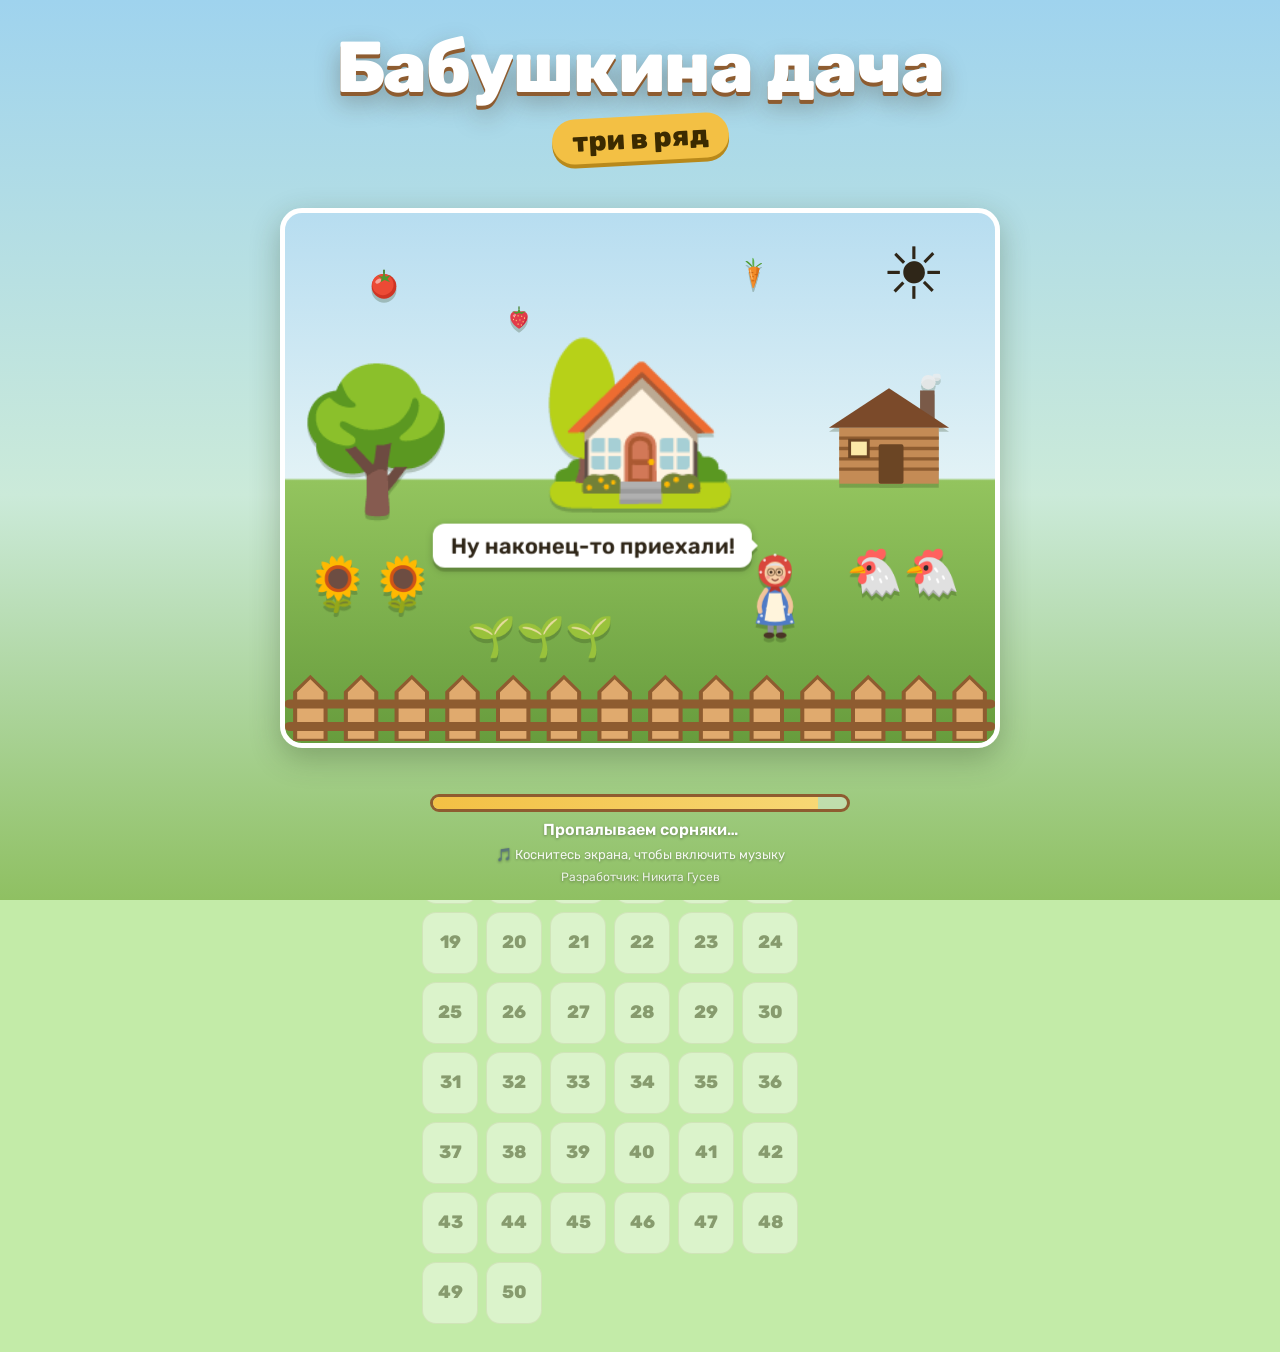
<file: tg/index.html>
<!doctype html>
<html lang="ru">
<head>
<meta charset="utf-8">
<script src="https://telegram.org/js/telegram-web-app.js"></script>
<script src="https://sad.adsgram.ai/js/sad.min.js"></script>
<meta name="viewport" content="width=device-width, initial-scale=1, viewport-fit=cover">
<title>Бабушкина дача — три в ряд</title>
<link rel="preconnect" href="https://fonts.googleapis.com">
<link rel="preconnect" href="https://fonts.gstatic.com" crossorigin>
<link href="https://fonts.googleapis.com/css2?family=Rubik:wght@400;600;800&display=swap" rel="stylesheet">
<style>
:root{
  --sky:#D6ECE6; --sky2:#EAF5EF; --paper:#FFFBF0; --ink:#2F2618; --muted:#6E6250;
  --grass:#5B8A36; --grass2:#456C27; --wood:#C48B55; --wood2:#8E5C30;
  --sun:#F3C044; --sun2:#B8891B; --tomato:#D8503B;
  --cell:#F4E6C8; --cell2:#EADAB5; --line:rgba(60,40,20,.16);
  --tag-bg:#FFF1B8; --tag-ink:#5A4300; --tag-line:#C99A00;
  box-sizing:border-box;
  padding-top:env(safe-area-inset-top,0px);
  padding-bottom:env(safe-area-inset-bottom,0px);
}
@media (prefers-color-scheme:dark){
  :root:not([data-theme="light"]){
    --sky:#16252A; --sky2:#1C2E33; --paper:#262119; --ink:#F2E9D8; --muted:#B9AC93;
    --grass:#4C7A2C; --grass2:#36581E; --wood:#9C6A3E; --wood2:#6B4524;
    --cell:#3B3224; --cell2:#332B1F; --line:rgba(255,240,210,.14);
    --tag-bg:#3F3412; --tag-ink:#FFE38A; --tag-line:#A88214;
  }
}
:root[data-theme="dark"]{
  --sky:#16252A; --sky2:#1C2E33; --paper:#262119; --ink:#F2E9D8; --muted:#B9AC93;
  --grass:#4C7A2C; --grass2:#36581E; --wood:#9C6A3E; --wood2:#6B4524;
  --cell:#3B3224; --cell2:#332B1F; --line:rgba(255,240,210,.14);
  --tag-bg:#3F3412; --tag-ink:#FFE38A; --tag-line:#A88214;
}
*,*::before,*::after{box-sizing:inherit}
html{scroll-padding-top:env(safe-area-inset-top,0px)}
body{
  margin:0; min-height:100%;
  background:linear-gradient(180deg,var(--sky2),var(--sky));
  color:var(--ink);
  font-family:'Rubik',system-ui,-apple-system,'Segoe UI',Roboto,Arial,sans-serif;
  -webkit-tap-highlight-color:transparent;
}
button{font-family:inherit;cursor:pointer}
button:focus-visible{outline:3px solid var(--sun);outline-offset:2px}
.app{max-width:460px;margin:0 auto;padding:10px 12px 28px}

/* шапка */
.top{display:flex;gap:6px;align-items:center;flex-wrap:wrap}
.chip{display:inline-flex;align-items:center;gap:4px;white-space:nowrap;background:var(--paper);color:var(--ink);
  border:1.5px solid var(--line);border-radius:999px;padding:7px 9px;font-size:14px;font-weight:600}
.chip small{font-weight:400;color:var(--muted);font-size:12px}
.top .spacer{flex:1}
.chip.money[aria-pressed="true"]{background:var(--sun);border-color:var(--sun2);color:#3b2a00}

/* подсказки про монетизацию */
.mt{display:none}
body.show-money .mt{display:block;background:var(--tag-bg);color:var(--tag-ink);border:1.5px dashed var(--tag-line);
  border-radius:10px;padding:7px 9px;font-size:13px;line-height:1.35;margin:6px 0 2px;text-align:left}
body.show-money .mt::before{content:"💰 ";}

/* кнопки */
.btn{display:block;width:100%;border:0;border-radius:14px;padding:13px 16px;margin-top:10px;
  font-size:16px;font-weight:600;background:var(--grass);color:#fff;box-shadow:0 3px 0 var(--grass2)}
.btn:active{transform:translateY(2px);box-shadow:0 1px 0 var(--grass2)}
.btn.alt{background:var(--sun);color:#3b2a00;box-shadow:0 3px 0 var(--sun2)}
.btn.ghost{background:transparent;color:var(--ink);box-shadow:none;border:1.5px solid var(--line)}
.btn[disabled]{opacity:.5}

/* главная */
.title{font-weight:800;font-size:30px;line-height:1.05;margin:18px 0 4px;letter-spacing:-.5px}
.lead{margin:0 0 14px;color:var(--muted);font-size:15px;line-height:1.45}
.demo-note{font-size:12.5px;color:var(--muted);margin:6px 0 0}
.dacha{background:var(--grass);border-radius:20px;padding:12px;color:#fff;
  box-shadow:inset 0 -6px 0 var(--grass2)}
.dacha-head{display:flex;justify-content:space-between;align-items:baseline;margin:0 2px 10px}
.dacha-head h2{margin:0;font-size:19px}
.dacha-head span{font-size:13px;opacity:.9}
.plots{display:grid;grid-template-columns:repeat(4,minmax(0,1fr));gap:8px}
.plot{min-width:0;overflow:hidden;aspect-ratio:1;border-radius:14px;display:flex;flex-direction:column;align-items:center;justify-content:center;
  background:rgba(255,255,255,.13);border:0;color:#fff;padding:4px;text-align:center}
.plot .e{font-size:30px;line-height:1}
.plot .n{font-size:10.5px;margin-top:4px;line-height:1.15}
.plot.empty{background:transparent;border:2px dashed rgba(255,255,255,.45)}
.plot.empty .e{opacity:.35;filter:grayscale(1)}
.plot.empty .c{font-size:12px;font-weight:600;margin-top:3px}
.levels-h{font-size:17px;margin:20px 2px 8px}
.levels{display:flex;flex-wrap:wrap;gap:8px}
.lv{width:56px;height:62px;border-radius:14px;border:0;background:var(--paper);color:var(--ink);
  border:1.5px solid var(--line);font-weight:800;font-size:18px;display:flex;flex-direction:column;align-items:center;justify-content:center}
.lv small{font-size:10px;font-weight:400;letter-spacing:-1px;margin-top:2px}
.lv.cur{background:var(--sun);border-color:var(--sun2);color:#3b2a00}
.lv[disabled]{opacity:.4}

/* игра */
.gbar{display:flex;align-items:center;gap:8px;margin:10px 0 8px}
.back{border:1.5px solid var(--line);background:var(--paper);color:var(--ink);border-radius:12px;width:42px;height:42px;font-size:18px}
.lvname{font-weight:600;flex:1}
.moves{background:var(--wood);color:#fff;border-radius:14px;padding:4px 14px;text-align:center;box-shadow:0 3px 0 var(--wood2)}
.moves b{display:block;font-size:24px;line-height:1.1}
.moves small{font-size:11px;opacity:.9}
.goals{display:flex;gap:8px;justify-content:center;margin:0 0 10px}
.goal{display:flex;align-items:center;gap:6px;background:var(--paper);border:1.5px solid var(--line);border-radius:999px;padding:5px 12px 5px 8px}
.goal span{font-size:22px}
.goal b{font-size:17px;min-width:20px}
.goal.done{background:var(--grass);color:#fff;border-color:var(--grass2)}
.frame{background:var(--wood);border-radius:20px;padding:8px;box-shadow:inset 0 0 0 3px var(--wood2),0 4px 0 var(--wood2)}
.board{position:relative;isolation:isolate;width:100%;aspect-ratio:1;border-radius:12px;overflow:hidden;touch-action:none;user-select:none;-webkit-user-select:none;
  background:conic-gradient(var(--cell) 25%,var(--cell2) 0 50%,var(--cell) 0 75%,var(--cell2) 0) 0 0/calc(200% / 7) calc(200% / 7)}
.tile{position:absolute;display:grid;place-items:center;line-height:1;
  transition:top .24s cubic-bezier(.4,.1,.6,1),left .2s ease,transform .18s ease,opacity .18s ease}
.tile span{display:block;transition:transform .15s ease;pointer-events:none}
.tile.sel span{transform:scale(1.22)}
.tile.sel::before{content:"";position:absolute;inset:6%;border-radius:22%;box-shadow:0 0 0 3px var(--sun) inset;pointer-events:none}
.tile.pop{transform:scale(.1);opacity:0}
.tile.s-row,.tile.s-col{background:radial-gradient(circle,rgba(243,192,68,.65),rgba(243,192,68,0) 68%)}
.tile.s-row::after,.tile.s-col::after{position:absolute;right:6%;bottom:4%;font-size:.42em;font-weight:800;color:var(--wood2);pointer-events:none}
.tile.s-row::after{content:"↔"}
.tile.s-col::after{content:"↕"}
.tile.s-sun span{animation:spin 6s linear infinite}
@keyframes spin{to{transform:rotate(360deg)}}
.boosters{display:flex;gap:8px;margin-top:12px}
.bst{flex:1;border:1.5px solid var(--line);background:var(--paper);color:var(--ink);border-radius:14px;padding:10px 6px;font-size:15px;font-weight:600}
.bst.active{background:var(--sun);border-color:var(--sun2);color:#3b2a00}
.hint{text-align:center;font-size:14px;color:var(--muted);min-height:20px;margin-top:8px}

/* модальные окна */
.modal{position:fixed;inset:0;background:rgba(30,20,10,.5);display:flex;align-items:flex-end;justify-content:center;z-index:20;
  padding:12px 12px calc(12px + env(safe-area-inset-bottom,0px))}
.modal[hidden]{display:none}
.sheet{background:var(--paper);color:var(--ink);border-radius:22px;padding:20px 18px 18px;width:100%;max-width:420px;max-height:88vh;overflow:auto;text-align:center}
.sheet h2{margin:0 0 6px;font-size:23px}
.sheet p{margin:6px 0;color:var(--muted);line-height:1.45}
.bigstars{font-size:40px;letter-spacing:4px;margin:8px 0}
.shop-item{border:1.5px solid var(--line);border-radius:16px;padding:12px;margin-top:10px;text-align:left}
.shop-item h3{margin:0 0 3px;font-size:17px}
.shop-item p{margin:0;font-size:14px}
.shop-item .btn{margin-top:8px}

/* реклама-заглушка */
.ad{position:fixed;inset:0;z-index:40;background:#111;color:#fff;display:flex;align-items:center;justify-content:center;padding:24px}
.ad[hidden]{display:none}
.ad-box{text-align:center;max-width:340px}
.ad-box .tv{font-size:64px}
.ad-box h3{margin:10px 0 4px;font-size:21px}
.ad-box p{margin:4px 0;opacity:.8}
.ad-count{font-size:44px;font-weight:800;margin-top:10px}

.toast{position:fixed;left:50%;bottom:calc(22px + env(safe-area-inset-bottom,0px));transform:translate(-50%,20px);opacity:0;
  background:var(--ink);color:var(--paper);padding:10px 16px;border-radius:12px;font-size:14px;z-index:50;max-width:88vw;text-align:center;
  transition:opacity .2s,transform .2s;pointer-events:none}
.toast.on{opacity:1;transform:translate(-50%,0)}
[hidden]{display:none!important}
@media (prefers-reduced-motion:reduce){.tile,.tile span,.toast{transition:none}.tile.s-sun span{animation:none}}

.tile{z-index:1}
.tile span{filter:drop-shadow(0 2px 0 rgba(60,40,20,.22))}
.weed{position:absolute;z-index:0;border-radius:22%;background:radial-gradient(circle at 50% 60%,rgba(91,138,54,.6),rgba(91,138,54,.28));transition:opacity .3s,transform .3s}
.weed::after{content:"🌿";position:absolute;left:4%;bottom:2%;font-size:.36em}
.weed.gone{opacity:0;transform:scale(.5)}
.tile.box span{font-size:.92em}
.tile.cracked span{filter:grayscale(.35) brightness(.85);transform:rotate(-9deg)}
.tile.cracked::after{content:"✕";position:absolute;right:8%;top:4%;font-size:.38em;color:var(--tomato);font-weight:800}
.tile.hit span{transform:scale(.78)}
.tile.hinting span{animation:nudge .9s ease-in-out infinite}
@keyframes nudge{50%{transform:scale(1.2)}}
.frame{position:relative}
.float{position:absolute;left:50%;top:42%;transform:translate(-50%,-50%);font-weight:800;font-size:30px;color:#fff;
  text-shadow:0 3px 0 var(--wood2),0 0 14px rgba(0,0,0,.3);pointer-events:none;animation:floatUp .9s ease-out forwards;z-index:5;white-space:nowrap}
@keyframes floatUp{0%{opacity:0;transform:translate(-50%,-30%) scale(.7)}20%{opacity:1;transform:translate(-50%,-50%) scale(1.06)}100%{opacity:0;transform:translate(-50%,-115%) scale(1)}}
.frame.shake{animation:shake .35s}
@keyframes shake{25%{transform:translateX(-6px)}50%{transform:translateX(6px)}75%{transform:translateX(-3px)}}
.plot.new .e{animation:grow .6s cubic-bezier(.3,1.6,.5,1)}
@keyframes grow{0%{transform:scale(0)}100%{transform:scale(1)}}
.intro-ico{font-size:52px;margin:4px 0}
@media (prefers-reduced-motion:reduce){.tile.hinting span,.float,.frame.shake,.plot.new .e{animation:none}}

.scene{position:relative;isolation:isolate;aspect-ratio:4/3;border-radius:20px;overflow:hidden;user-select:none;-webkit-user-select:none;
  background:linear-gradient(180deg,var(--sc-sky1) 0,var(--sc-sky2) 29%,var(--sc-g1) 29.5%,var(--sc-g2) 100%);
  box-shadow:inset 0 -6px 0 var(--grass2)}
:root{--sc-sky1:#B7DDF0;--sc-sky2:#E2F2F6;--sc-g1:#93C45E;--sc-g2:#679C3D}
@media (prefers-color-scheme:dark){:root:not([data-theme="light"]){--sc-sky1:#1E3A4E;--sc-sky2:#35546A;--sc-g1:#4E7A2E;--sc-g2:#365A1F}}
:root[data-theme="dark"]{--sc-sky1:#1E3A4E;--sc-sky2:#35546A;--sc-g1:#4E7A2E;--sc-g2:#365A1F}
.scene .deco{position:absolute;font-size:.9em;opacity:.9;pointer-events:none}
.scene .it{position:absolute;transform:translate(-50%,-50%);line-height:1;white-space:nowrap;filter:drop-shadow(0 3px 0 rgba(40,60,20,.25))}
.scene .it span{display:inline-block}
.scene .it.ghost{opacity:.4;filter:grayscale(1);outline:2px dashed rgba(255,255,255,.9);outline-offset:5px;border-radius:12px;cursor:pointer;animation:ghost 1.6s ease-in-out infinite}
@keyframes ghost{50%{opacity:.7}}
.scene .it.new span{animation:grow .7s cubic-bezier(.3,1.6,.5,1)}
.granny{position:absolute;z-index:100;left:50%;top:74%;transform:translate(-50%,-100%);transition:left 2.4s linear,top 2.4s linear;text-align:center;cursor:pointer}
.granny .g{display:inline-block;font-size:1.5em;line-height:1}
.granny .gf{display:inline-block}
.granny.left .gf{transform:scaleX(-1)}
.granny.walk .g{animation:bob .45s ease-in-out infinite}
@keyframes bob{50%{transform:translateY(-7%)}}
.granny .gname{display:block;font-size:.3em;font-weight:600;color:#fff;text-shadow:0 1px 2px rgba(0,0,0,.5);white-space:nowrap;margin-top:1px}
.bubble{position:absolute;bottom:100%;left:50%;transform:translateX(-50%);margin-bottom:6px;background:#fff;color:#2F2618;font-size:.36em;line-height:1.3;
  padding:.55em .75em;border-radius:12px;width:max-content;max-width:13em;box-shadow:0 2px 8px rgba(0,0,0,.18);text-align:left;font-weight:400}
.bubble::after{content:"";position:absolute;top:100%;left:50%;margin-left:-6px;border:6px solid transparent;border-top-color:#fff}
.granny.edge-l .bubble{left:-.4em;transform:none}.granny.edge-l .bubble::after{left:1.4em}
.granny.edge-r .bubble{left:auto;right:-.4em;transform:none}.granny.edge-r .bubble::after{left:auto;right:1.1em}
.bubble:empty{display:none}
.task{display:flex;align-items:center;gap:12px;background:var(--paper);border:1.5px solid var(--line);border-radius:16px;padding:10px 12px;margin-top:10px}
.task .ti{font-size:32px;line-height:1;width:1.6em;display:flex;justify-content:center;flex:none}
.task .ti svg{width:auto;height:1em;max-width:1.6em}
.task .tt{flex:1;min-width:0}
.task .tt b{display:block;font-size:16px}
.task .tt small{color:var(--muted);font-size:12.5px}
.task .tb{width:auto;margin:0;padding:10px 12px;white-space:nowrap;font-size:15px}
.task .tb.need{background:transparent;color:var(--muted);box-shadow:none;border:1.5px solid var(--line)}
.progress{height:8px;border-radius:99px;background:var(--line);margin-top:8px;overflow:hidden}
.progress i{display:block;height:100%;width:0;background:var(--grass);transition:width .5s}
@media (prefers-reduced-motion:reduce){.granny{transition:none}.granny.walk .g,.scene .it.ghost,.scene .it.new span{animation:none}}

.splash{position:fixed;inset:0;z-index:60;display:flex;flex-direction:column;overflow:hidden;
  padding:calc(14px + env(safe-area-inset-top,0px)) 16px calc(16px + env(safe-area-inset-bottom,0px));
  background:linear-gradient(180deg,#9FD3EE 0,#D9F0F7 46%,#93C45E 46.5%,#5E9437 100%);transition:opacity .45s ease}
.splash.out{opacity:0;pointer-events:none}
.sp-title{text-align:center;position:relative;z-index:3}
.sp-title h1{margin:4vh 0 0;font-weight:800;font-size:clamp(38px,12vw,72px);line-height:1;color:#fff;letter-spacing:-1px;
  text-shadow:0 4px 0 #8E5C30,0 10px 24px rgba(60,40,20,.35)}
.sp-sub{display:inline-block;margin-top:12px;background:#F3C044;color:#3b2a00;font-weight:800;font-size:clamp(18px,5.5vw,28px);
  padding:6px 20px;border-radius:999px;transform:rotate(-3deg);box-shadow:0 4px 0 #B8891B}
.sp-world{position:relative;flex:1;min-height:0}
.sp-i{position:absolute;transform:translate(-50%,-50%);line-height:1;white-space:nowrap;filter:drop-shadow(0 4px 0 rgba(40,60,20,.25))}
.sp-f{animation:spfloat 3.2s ease-in-out infinite}
@keyframes spfloat{50%{transform:translate(-50%,-70%) rotate(8deg)}}
.sp-granny{animation:spwave 1.6s ease-in-out infinite;transform-origin:50% 100%}
@keyframes spwave{50%{transform:translate(-50%,-50%) rotate(-5deg)}}
.sp-bub{position:absolute;bottom:100%;right:40%;background:#fff;color:#2F2618;font-size:3.6vmin;font-weight:600;white-space:nowrap;
  padding:.5em .8em;border-radius:14px;box-shadow:0 2px 8px rgba(0,0,0,.18);margin-bottom:4px}
.sp-fence{position:absolute;left:-2%;right:-2%;bottom:0;height:12vmin}
.sp-bottom{position:relative;z-index:3;max-width:420px;width:100%;margin:0 auto;text-align:center}
.sp-bar{height:18px;border-radius:999px;background:rgba(255,255,255,.35);border:3px solid #8E5C30;overflow:hidden}
.sp-bar i{display:block;height:100%;width:0;background:linear-gradient(90deg,#F3C044,#F7D774);transition:width .1s linear}
.sp-text{color:#fff;font-weight:600;margin-top:8px;text-shadow:0 1px 3px rgba(0,0,0,.35)}
.sp-play{margin-top:12px;font-size:20px;padding:15px}
.sp-hint{color:#fff;font-size:13px;margin-top:8px;opacity:.9;text-shadow:0 1px 3px rgba(0,0,0,.35)}
.sp-dev{color:rgba(255,255,255,.85);font-size:12px;margin-top:8px;text-shadow:0 1px 3px rgba(0,0,0,.35)}
.chip.off{opacity:.45;text-decoration:line-through}
@media (prefers-reduced-motion:reduce){.sp-f,.sp-granny{animation:none}.splash{transition:none}}

.deco{position:absolute;pointer-events:none;line-height:1;z-index:0}
.deco.sun{font-size:1.1em;animation:sunspin 40s linear infinite}
@keyframes sunspin{to{transform:rotate(360deg)}}
.deco.cloud{left:-20%;font-size:.9em;opacity:.95;animation:drift 50s linear infinite}
@keyframes drift{from{left:-20%}to{left:110%}}
.splash{background:linear-gradient(180deg,#9FD3EE 0,#CBEAD9 55%,#8FC062 100%)}
.sp-title h1{margin-top:2vh;font-size:clamp(30px,min(12vw,9vh),72px)}
.sp-sub{font-size:clamp(16px,min(5.5vw,4vh),28px)}
.sp-world{display:flex;align-items:center;justify-content:center;margin:10px 0}
.sp-stage{position:relative;isolation:isolate;overflow:hidden;border-radius:22px;border:5px solid #fff;flex:none;
  box-shadow:0 10px 30px rgba(40,60,20,.3);background:linear-gradient(180deg,#B7DDF0 0,#E2F2F6 50%,#93C45E 50.5%,#679C3D 100%)}
.sp-stage .sp-i{z-index:1}
.sp-fence{position:absolute;left:0;right:0;bottom:0;height:13%;z-index:2;left:0;right:0}
.sp-granny{z-index:3!important;animation:none}
.sp-granny .gw{display:inline-block;animation:spwave2 1.6s ease-in-out infinite;transform-origin:50% 100%}
@keyframes spwave2{50%{transform:rotate(-6deg)}}
.sp-bub{position:absolute;right:88%;top:-18%;bottom:auto;font-size:.24em;font-weight:600;white-space:nowrap;background:#fff;color:#2F2618;
  padding:.5em .8em;border-radius:12px;box-shadow:0 2px 8px rgba(0,0,0,.18);margin:0}
.sp-bub::after{content:"";position:absolute;left:100%;top:50%;margin-top:-6px;border:6px solid transparent;border-left-color:#fff}
.sp-pet{z-index:2!important}
.pet-pick{display:flex;gap:10px;margin-top:12px}
.pet-opt{flex:1;border:2px solid var(--line);background:var(--paper);color:var(--ink);border-radius:16px;padding:14px 8px;font-size:15px;font-weight:600;
  display:flex;flex-direction:column;align-items:center;gap:6px}
.pet-opt span{font-size:52px;line-height:1}
.pet-opt small{font-weight:400;color:var(--muted);font-size:12.5px}
.pet-opt:active{transform:scale(.97)}
.scene .it.pet{cursor:pointer}
.it.pet.cat span,.sp-pet.cat{animation:breathe 2.6s ease-in-out infinite}
.it.pet.dog span{animation:none}
.dog-tail{transform-box:view-box;transform-origin:41px 49px;animation:tailwag .3s ease-in-out infinite alternate}
@keyframes tailwag{from{transform:rotate(-22deg)}to{transform:rotate(18deg)}}
.dog-eyes{transform-box:view-box;transform-origin:30px 20.5px;animation:blink 4.5s infinite}
@keyframes blink{0%,93%,100%{transform:scaleY(1)}96%{transform:scaleY(.1)}}
.pet-opt .dog-svg{width:52px;height:52px}
@keyframes breathe{50%{transform:scale(1.06,.95)}}
@keyframes wag{from{transform:rotate(-7deg)}to{transform:rotate(7deg)}}
.pet-say{position:absolute;left:50%;bottom:100%;font-size:.5em;font-weight:800;color:#fff;text-shadow:0 2px 0 #8E5C30;white-space:nowrap;
  pointer-events:none;animation:petsay 1s ease-out forwards}
@keyframes petsay{from{opacity:0;transform:translate(-50%,20%)}20%{opacity:1}to{opacity:0;transform:translate(-50%,-90%)}}
@media (prefers-reduced-motion:reduce){.dog-tail,.dog-eyes,.deco.sun,.deco.cloud,.sp-granny .gw,.it.pet span,.pet-say{animation:none}.deco.cloud{left:10%}}

.pie-head{font-size:50px;line-height:1;margin:2px 0 4px}
.pd-row{display:grid;grid-template-columns:repeat(7,minmax(0,1fr));gap:5px;margin:12px 0 6px}
.pd{border:1.5px solid var(--line);border-radius:12px;padding:7px 1px;display:flex;flex-direction:column;align-items:center;gap:5px;font-size:10px;color:var(--muted);min-width:0}
.pd b{font-weight:600;white-space:nowrap}
.pd span{font-size:17px;line-height:1;white-space:nowrap;letter-spacing:-4px}
.pd.big span{font-size:22px}
.pd.done{background:var(--grass);color:#fff;border-color:var(--grass2)}
.pd.done span{letter-spacing:0;font-weight:800}
.pd.today{background:var(--sun);color:#3b2a00;border-color:var(--sun2);transform:scale(1.08)}
.pd-reward{font-weight:600;color:var(--ink)!important}
.chip.ready{background:var(--sun);border-color:var(--sun2);animation:piepulse 1.4s ease-in-out infinite}
@keyframes piepulse{50%{transform:scale(1.1)}}
@media (max-width:440px){.chip .lbl{display:none}}
@media (prefers-reduced-motion:reduce){.chip.ready{animation:none}}

.event-banner{display:flex;align-items:center;gap:12px;width:100%;margin-top:10px;padding:10px 12px;border-radius:16px;border:0;text-align:left;
  background:linear-gradient(90deg,#E9853A,#D9622B);color:#fff;box-shadow:0 3px 0 #A9471C}
.event-banner .ev-ico{font-size:30px;line-height:1}
.event-banner .ev-t{flex:1;min-width:0}
.event-banner b{display:block;font-size:16px}
.event-banner small{font-size:12.5px;opacity:.95}
.ev-badge{background:#fff;color:#C2501F;font-weight:800;border-radius:999px;min-width:26px;height:26px;display:grid;place-items:center;font-size:14px;animation:piepulse 1.4s ease-in-out infinite}
.ev-go{font-size:26px;opacity:.9}
.pass-top{display:flex;justify-content:space-between;font-weight:600;margin:10px 2px 6px}
.pass-ok{color:var(--grass)!important;font-weight:600}
.pass-grid{display:grid;grid-template-columns:56px 1fr 1fr;gap:5px;margin-top:12px;text-align:center}
.ph{font-size:12px;color:var(--muted);font-weight:600;padding-bottom:2px}
.php{color:#C2501F!important}
.pr{border-radius:10px;padding:6px 2px;background:var(--line);display:flex;flex-direction:column;justify-content:center}
.pr b{font-size:15px}.pr small{font-size:10.5px;color:var(--muted)}
.pr.open{background:var(--grass);color:#fff}.pr.open small{color:#fff}
.pc{border:1.5px solid var(--line);border-radius:10px;padding:6px 4px;display:flex;flex-direction:column;align-items:center;justify-content:center;gap:4px;min-height:52px;font-size:13px}
.pc.paid{border-color:rgba(217,98,43,.45);background:rgba(233,133,58,.08)}
.pc.empty{color:var(--muted)}
.pc.ready{border-color:var(--sun2);background:rgba(243,192,68,.25)}
.pc .ok{color:var(--grass);font-weight:800}
.pc .lock{opacity:.6}
.pbtn{border:0;border-radius:8px;background:var(--grass);color:#fff;font-weight:600;font-size:12.5px;padding:5px 9px}
.scene .leaf{filter:none;animation:leaffall 10s linear infinite;pointer-events:none}
@keyframes leaffall{0%{top:-8%;transform:translate(-50%,0) rotate(0)}25%{transform:translate(-20%,0) rotate(90deg)}50%{transform:translate(-80%,0) rotate(180deg)}75%{transform:translate(-30%,0) rotate(270deg)}100%{top:104%;transform:translate(-50%,0) rotate(360deg)}}
.win-apples{font-weight:600;color:#C2501F!important}
@media (prefers-reduced-motion:reduce){.scene .leaf{animation:none;top:20%}.ev-badge{animation:none}}

.tile span svg{display:block;width:1.3em;height:1.3em}
.goal span svg{display:block}
.gr{display:block;overflow:visible}
.gr .gr-leg,.gr .gr-arm{transform-box:fill-box;transform-origin:50% 0}
.granny .g{font-size:1.75em}
.granny.walk .gr-l1,.granny.walk .gr-a2{animation:grA .4s ease-in-out infinite alternate}
.granny.walk .gr-l2,.granny.walk .gr-a1{animation:grB .4s ease-in-out infinite alternate}
@keyframes grA{from{transform:rotate(16deg)}to{transform:rotate(-16deg)}}
@keyframes grB{from{transform:rotate(-16deg)}to{transform:rotate(16deg)}}
.sp-granny .gw{animation:none}
.sp-granny .gr-a2{animation:grwave .55s ease-in-out infinite alternate}
@keyframes grwave{from{transform:rotate(-95deg)}to{transform:rotate(-150deg)}}
.intro-ico .gr,.pie-head .gr{display:inline-block;vertical-align:bottom}
.event-banner{position:relative;overflow:hidden;background:linear-gradient(120deg,#F9C74F 0%,#F3722C 52%,#D9442B 100%);box-shadow:0 4px 0 #9E2F1C,0 6px 18px rgba(217,68,43,.3)}
.event-banner>*{position:relative;z-index:1}
.event-banner .ev-fall{position:absolute;inset:0;z-index:0;pointer-events:none}
.ev-fall i{position:absolute;top:-35%;width:20px;height:20px;opacity:.8;animation:evfall 5.2s linear infinite}
.ev-fall i svg{width:100%;height:100%;display:block}
@keyframes evfall{0%{top:-35%;transform:rotate(0)}100%{top:115%;transform:rotate(260deg)}}
.event-banner .ev-ico{width:46px;height:46px;display:grid;place-items:center;background:#FFF6E0;box-shadow:0 2px 0 rgba(120,30,10,.25);border-radius:14px;flex:none}
.ev-ico svg{width:32px;height:32px;animation:evsway 3s ease-in-out infinite}
@keyframes evsway{50%{transform:rotate(16deg) scale(1.08)}}
.event-banner b{font-size:17px;text-shadow:0 1px 0 rgba(120,30,10,.35)}
.ev-head{display:flex;justify-content:center;align-items:center;gap:0}
.ev-head svg{width:44px;height:44px}
.ev-head svg:first-child{transform:rotate(-20deg)}.ev-head svg:last-child{transform:rotate(25deg)}
.ev-basket{font-size:50px;margin:0 -4px}
.btn.pass-buy{position:relative;overflow:hidden;background:linear-gradient(90deg,#F3722C,#D9442B);color:#fff;box-shadow:0 3px 0 #9E2F1C}
.btn.pass-buy::after{content:"";position:absolute;top:0;bottom:0;left:-60%;width:40%;background:linear-gradient(90deg,transparent,rgba(255,255,255,.5),transparent);transform:skewX(-20deg);animation:shine 2.8s ease-in-out infinite}
@keyframes shine{60%,100%{left:130%}}
.pbtn{background:linear-gradient(180deg,#F3722C,#D9442B);box-shadow:0 2px 0 #9E2F1C}
.pr.open{background:linear-gradient(180deg,#F79A3C,#D9542B)}
@media (prefers-reduced-motion:reduce){.granny.walk .gr-leg,.granny.walk .gr-arm,.sp-granny .gr-a2,.ev-fall i,.ev-ico svg,.btn.pass-buy::after{animation:none}}

/* ---------- больше красок ---------- */
:root{--cell:#FFF6DC;--cell2:#FFE8B5}
body{min-height:100vh}html{background:#C3EBA8}@media (prefers-color-scheme:dark){html:not([data-theme="light"]){background:#1B2A22}}html[data-theme="dark"]{background:#1B2A22}body{background:linear-gradient(180deg,#B9E4FF 0,#DDF6E6 700px,#C3EBA8 1400px,#C3EBA8 100%)}
@media (prefers-color-scheme:dark){:root:not([data-theme="light"]){--cell:#3B3224;--cell2:#332B1F}:root:not([data-theme="light"]) body{background:linear-gradient(180deg,#14303E 0,#1B2A22 1200px,#1B2A22 100%)}}
:root[data-theme="dark"]{--cell:#3B3224;--cell2:#332B1F}:root[data-theme="dark"] body{background:linear-gradient(180deg,#14303E 0,#1B2A22 1200px,#1B2A22 100%)}
.title{background:linear-gradient(90deg,#E8432F,#F28C28 35%,#E6A800 60%,#3E9A2A);-webkit-background-clip:text;background-clip:text;color:transparent;padding-bottom:4px}
#livesChip{background:#FFE1E7;border-color:#F7A6B6;color:#7A1F33}
.top .chip:nth-child(2){background:#FFF3C4;border-color:#F3C044;color:#6A4A00}
#pieBtn{background:#FFE6CF;border-color:#F5B47A;color:#7A3E00}
#musicBtn{background:#ECE4FF;border-color:#BBA6F2;color:#3D2A7A}
#soundBtn{background:#DDF1FF;border-color:#9ACDF2;color:#16476B}
#shopBtn{background:#E2F7D6;border-color:#9ED67F;color:#24531A}
#moneyBtn{background:#FFF1B8;border-color:#E6C34A;color:#5A4300}
#pieBtn.ready{background:var(--sun);border-color:var(--sun2)}
.btn{background:linear-gradient(180deg,#72B843,#4E8E2A);box-shadow:0 3px 0 #3A6E1C}
.btn.alt{background:linear-gradient(180deg,#FFD64F,#F5A623);box-shadow:0 3px 0 #C98412;color:#3b2a00}
.btn.ghost{background:transparent;box-shadow:none}
#playBtn{position:relative;overflow:hidden;font-size:18px;padding:15px}
#playBtn::after{content:"";position:absolute;top:0;bottom:0;left:-60%;width:40%;background:linear-gradient(90deg,transparent,rgba(255,255,255,.4),transparent);transform:skewX(-20deg);animation:shine 3.2s ease-in-out infinite}
.lv{background:#fff;color:#2F2618}
.lv.won{background:linear-gradient(180deg,#EAF8DE,#C9EAB0);border-color:#8CC66A;color:#24531A}
.lv.cur{background:linear-gradient(180deg,#FFE27A,#F7B733);border-color:#D9961A;box-shadow:0 3px 0 #C98412}
.task{border-color:#F3C044;background:linear-gradient(90deg,#FFFBEA,#FFF2C9)}
.task .tt b{color:#2F2618}.task .tt small{color:#7A6440}
.frame{background:linear-gradient(135deg,#DE9A5E,#B7743D);box-shadow:inset 0 0 0 3px #8E5C30,0 5px 0 #7A4E28,0 12px 26px rgba(120,70,20,.25)}
.goal{background:#fff;color:#2F2618;border-color:#F3C044;box-shadow:0 2px 0 #E5B63A}
.goal.done{background:linear-gradient(180deg,#72B843,#4E8E2A);color:#fff;border-color:#3A6E1C;box-shadow:none}
.moves{background:linear-gradient(180deg,#F28C28,#D9622B);box-shadow:0 3px 0 #A9471C}
.bst{background:#fff;color:#2F2618;border-color:#BBA6F2;box-shadow:0 2px 0 #BBA6F2}
.tile.v0 span{background:radial-gradient(circle,#FFD3CB 0,#FFD3CB 54%,transparent 56%)}
.tile.v1 span{background:radial-gradient(circle,#FFDDB5 0,#FFDDB5 54%,transparent 56%)}
.tile.v2 span{background:radial-gradient(circle,#D2F2C6 0,#D2F2C6 54%,transparent 56%)}
.tile.v3 span{background:radial-gradient(circle,#FFD0DD 0,#FFD0DD 54%,transparent 56%)}
.tile.v4 span{background:radial-gradient(circle,#FFF0A8 0,#FFF0A8 54%,transparent 56%)}
.tile.v5 span{background:radial-gradient(circle,#E6F5B5 0,#E6F5B5 54%,transparent 56%)}
.tile span{border-radius:50%}
.spark{position:absolute;width:8px;height:8px;margin:-4px 0 0 -4px;border-radius:50%;pointer-events:none;z-index:3;box-shadow:0 0 6px rgba(255,255,255,.8);animation:spark .5s ease-out forwards}
@keyframes spark{to{transform:translate(var(--dx),var(--dy)) scale(.2);opacity:0}}
.confetti{position:fixed;inset:0;pointer-events:none;z-index:45;overflow:hidden}
.confetti i{position:absolute;top:-4%;width:9px;height:14px;border-radius:2px;animation:conf 2s ease-in forwards}
@keyframes conf{to{top:105%;transform:rotate(var(--r)) translateX(30px)}}
.scene{background:linear-gradient(180deg,#7CC8F2 0,#CDEBF7 29%,#9DD56A 29.5%,#5FA33A 100%)}
.deco.fly{font-size:.5em;z-index:80;animation:flutter 7s ease-in-out infinite}
.deco.fly.f2{animation-duration:9s;animation-delay:-3s}
@keyframes flutter{0%,100%{transform:translate(0,0) rotate(-8deg)}25%{transform:translate(60%,-50%) rotate(8deg)}50%{transform:translate(140%,10%) rotate(-6deg)}75%{transform:translate(50%,60%) rotate(10deg)}}
.deco.tuft{font-size:.42em;z-index:2;opacity:.95}
@media (prefers-reduced-motion:reduce){#playBtn::after,.spark,.confetti,.deco.fly{animation:none}.confetti{display:none}}

.inf-offer{position:relative;margin:-6px -4px 16px;padding:16px 14px 12px;border-radius:18px;color:#fff;
  background:linear-gradient(135deg,#FF6B8B,#E8432F 60%,#F28C28);box-shadow:0 4px 0 #A92A1E}
.inf-offer h3{margin:4px 0 2px;font-size:19px}
.inf-offer p{color:#fff!important;opacity:.95}
.inf-offer .btn.pass-buy{background:#fff;color:#C2301F;box-shadow:0 3px 0 rgba(120,20,10,.35)}
.inf-tag{position:absolute;top:10px;left:12px;background:#FFE27A;color:#7A3E00;font-weight:800;font-size:12px;padding:3px 9px;border-radius:999px;transform:rotate(-6deg)}
.inf-ico{font-size:40px;line-height:1;font-weight:800;letter-spacing:-4px}

.pet-opt.owned{border-color:var(--grass);background:rgba(91,138,54,.12);opacity:1}
.pet-opt[disabled]{cursor:default}
/* релизная версия: без подсказок прототипа */
#moneyBtn,.demo-note,.mt,body.show-money .mt{display:none!important}
body.no-rv #claim2,body.no-rv #adMoves,body.no-rv #adLife,body.no-rv #adB,body.no-rv #dbl,body.no-rv #restoreAd{display:none!important}
body{-webkit-user-select:none;user-select:none;-webkit-touch-callout:none}

/* ---------- «сочность»: эффекты ходов (ноябрь 2026) ---------- */
.tile.pop{animation:popout .2s ease-in forwards;transform:scale(.1);opacity:0}
@keyframes popout{0%{transform:scale(1);opacity:1}35%{transform:scale(1.28);opacity:1}100%{transform:scale(.1);opacity:0}}
.spark.big{width:11px;height:11px;margin:-5px 0 0 -5px;border-radius:2px;transform:rotate(45deg)}
.fly{position:fixed;left:0;top:0;z-index:70;pointer-events:none;line-height:1;filter:drop-shadow(0 2px 3px rgba(0,0,0,.3));will-change:transform}
.goal.bump{animation:bump .38s cubic-bezier(.3,1.7,.5,1)}
@keyframes bump{0%{transform:scale(1)}40%{transform:scale(1.28)}100%{transform:scale(1)}}
.beam{position:absolute;z-index:4;pointer-events:none;mix-blend-mode:screen;opacity:0}
.beam.h{left:0;width:100%;background:linear-gradient(90deg,rgba(255,244,170,0),rgba(255,246,190,.98) 20%,#fff 50%,rgba(255,246,190,.98) 80%,rgba(255,244,170,0));animation:beamH .5s ease-out forwards}
.beam.v{top:0;height:100%;background:linear-gradient(180deg,rgba(255,244,170,0),rgba(255,246,190,.98) 20%,#fff 50%,rgba(255,246,190,.98) 80%,rgba(255,244,170,0));animation:beamV .5s ease-out forwards}
@keyframes beamH{0%{opacity:1;transform:scaleY(.2)}30%{opacity:1;transform:scaleY(1)}100%{opacity:0;transform:scaleY(1.5)}}
@keyframes beamV{0%{opacity:1;transform:scaleX(.2)}30%{opacity:1;transform:scaleX(1)}100%{opacity:0;transform:scaleX(1.5)}}
.ringfx{position:absolute;z-index:4;pointer-events:none;width:14%;height:14%;margin:-7% 0 0 -7%;border-radius:50%;border:4px solid #FFE27A;box-shadow:0 0 18px #FFF3B0,inset 0 0 14px #FFF3B0;animation:ringfx .6s ease-out forwards}
.ringfx.small{border-width:3px;animation-duration:.45s}
@keyframes ringfx{0%{transform:scale(.3);opacity:1}100%{transform:scale(7);opacity:0}}
.ringfx.small{animation-name:ringsm}
@keyframes ringsm{0%{transform:scale(.4);opacity:1}100%{transform:scale(2.6);opacity:0}}
.tile.born span{animation:born .6s cubic-bezier(.3,1.8,.5,1)}
@keyframes born{0%{transform:scale(.2) rotate(-40deg)}60%{transform:scale(1.45) rotate(8deg)}100%{transform:scale(1) rotate(0)}}
.tile.nope span{animation:wiggle .36s ease-in-out}
@keyframes wiggle{20%{transform:translateX(-7%) rotate(-8deg)}40%{transform:translateX(7%) rotate(8deg)}60%{transform:translateX(-5%) rotate(-5deg)}80%{transform:translateX(3%)}}
@keyframes enter{from{transform:translateY(-140%) scale(.6);opacity:0}to{transform:none;opacity:1}}
.moves.low{background:linear-gradient(180deg,#E8453C,#B8281F);box-shadow:0 3px 0 #801812;animation:lowmoves .8s ease-in-out infinite}
@keyframes lowmoves{50%{transform:scale(1.09)}}
.bigstars{animation:starpop .8s cubic-bezier(.3,1.6,.5,1) both}
@keyframes starpop{0%{transform:scale(.2) rotate(-25deg);opacity:0}60%{opacity:1}100%{transform:scale(1) rotate(0)}}
.float.c2{font-size:34px;color:#FFF3B0}
.float.c3{font-size:40px;color:#FFE27A}
.float.c4{font-size:46px;color:#FFC928}
.float.c5{font-size:52px;color:#FF9A2E;text-shadow:0 3px 0 #A9471C,0 0 22px rgba(255,160,40,.8)}
.frame.glow{animation:glow .5s ease-out}
@keyframes glow{0%{box-shadow:inset 0 0 0 3px var(--wood2),0 4px 0 var(--wood2),0 0 0 rgba(255,226,122,0)}40%{box-shadow:inset 0 0 0 3px var(--wood2),0 4px 0 var(--wood2),0 0 26px rgba(255,226,122,.95)}100%{box-shadow:inset 0 0 0 3px var(--wood2),0 4px 0 var(--wood2),0 0 0 rgba(255,226,122,0)}}
@media (prefers-reduced-motion:reduce){.fly,.beam,.ringfx{display:none}.tile.born span,.tile.nope span,.goal.bump,.moves.low,.bigstars,.frame.glow{animation:none}}

/* ---------- уютный мультяшный вид ---------- */
:root{--sky:#BFE3F5; --sky2:#FFF4D6; --paper:#FFFDF5; --grass:#6FA83F; --grass2:#4E8226; --wood:#D29A5E; --wood2:#8A5527; --cell:#FFF1D2; --cell2:#F9E3B6; --line:rgba(120,80,30,.2)}
body{background:radial-gradient(circle at 85% -4%,rgba(255,226,120,.85) 0 9%,rgba(255,226,120,0) 30%),linear-gradient(180deg,#BFE3F5 0%,#E6F4E9 46%,#CFE8A8 100%) fixed}
.chip,.goal{border-radius:16px;border:2px solid var(--wood2);box-shadow:0 3px 0 var(--wood2);background:linear-gradient(180deg,#FFFEF8,#FFF0CC)}
.goal.done{background:linear-gradient(180deg,#8CC85A,var(--grass));border-color:var(--grass2);box-shadow:0 3px 0 var(--grass2)}
.frame{border-radius:26px;padding:10px;background:repeating-linear-gradient(90deg,rgba(255,255,255,.07) 0 3px,rgba(0,0,0,.05) 3px 6px),linear-gradient(180deg,#E0AA6C,#C18045);
  box-shadow:inset 0 0 0 3px var(--wood2),inset 0 5px 0 rgba(255,255,255,.28),0 6px 0 var(--wood2),0 12px 18px rgba(80,50,20,.28)}
.board{border-radius:16px;box-shadow:inset 0 3px 8px rgba(110,70,20,.35);
  background:radial-gradient(circle at 50% 35%,rgba(255,255,255,.45),rgba(255,255,255,0) 70%),conic-gradient(var(--cell) 25%,var(--cell2) 0 50%,var(--cell) 0 75%,var(--cell2) 0) 0 0/calc(200% / 7) calc(200% / 7)}
.tile span{padding:.07em;border-radius:34%;
  background:radial-gradient(circle at 32% 24%,rgba(255,255,255,.95),rgba(255,255,255,0) 52%),linear-gradient(180deg,#FFFFFA,#FBEBC6);
  box-shadow:0 2px 0 rgba(150,95,40,.4),0 4px 6px rgba(120,70,20,.18),inset 0 -2px 0 rgba(200,150,70,.18);filter:none}
.tile.cracked span{filter:grayscale(.35) brightness(.88)}
.tile.sel span{box-shadow:0 0 0 3px var(--sun),0 4px 10px rgba(243,192,68,.7)}
.tile.sel::before{display:none}
.tile.s-row span,.tile.s-col span{background:radial-gradient(circle at 32% 24%,#fff,rgba(255,255,255,0) 52%),linear-gradient(180deg,#FFF3B0,#F7CF55);box-shadow:0 0 0 2px #E8B72E,0 0 14px rgba(255,200,60,.9)}
#supportBtn{background:#FFE9F0;border-color:#F2A9C2}
body.supporter .granny .g, body.supporter .sp-granny .gw{filter:drop-shadow(0 0 6px rgba(255,208,64,.95)) drop-shadow(0 0 14px rgba(255,190,40,.6))}
body.supporter .granny .g::before, body.supporter .sp-granny .gw::before{content:"👑";position:absolute;left:50%;top:-.42em;transform:translateX(-50%) rotate(-8deg);font-size:.42em;filter:drop-shadow(0 1px 1px rgba(0,0,0,.4));z-index:2}
body.supporter .granny .g, body.supporter .sp-granny .gw{position:relative}
body.supporter .granny .gname::after{content:" ✨"}
</style>
</head>
<body>
<noscript><div style="position:fixed;left:0;right:0;top:0;z-index:300;background:#FFF1B8;color:#5A4300;padding:14px 16px;font:600 15px/1.4 sans-serif;text-align:center">
Игра не запустилась: этот просмотрщик не выполняет программы. Откройте игру по ссылке или в браузере Chrome / Safari.</div></noscript>
<div class="splash" id="splash">
  <div class="sp-title"><h1>Бабушкина дача</h1><div class="sp-sub">три в ряд</div></div>
  <div class="sp-world" id="spWorld" aria-hidden="true">
   <div class="sp-stage" id="spStage">
    <span class="deco sun" style="left:84%;top:5%">☀️</span>
    <span class="deco cloud" style="top:5%;animation-delay:-10s">☁️</span>
    <span class="deco cloud" style="top:15%;font-size:.7em;animation-delay:-30s">☁️</span>
    <span class="sp-i sp-f" style="left:14%;top:14%;font-size:.55em;animation-delay:-1s"><svg viewBox="0 0 64 64" width="1em" height="1em"><circle cx="32" cy="36" r="22" fill="#CF3424"/><circle cx="30" cy="33" r="19" fill="#EC4A35"/><ellipse cx="22" cy="27" rx="6" ry="3.5" fill="#fff" opacity=".5" transform="rotate(-35 22 27)"/><path d="M32 11 L35 19 L44 16 L38 23 L43 29 L33 25 L26 29 L28 22 L21 17 L29 19Z" fill="#4E9A2E"/><rect x="30.5" y="6" width="3" height="8" rx="1.5" fill="#3D7A22"/></svg></span>
    <span class="sp-i sp-f" style="left:66%;top:12%;font-size:.5em;animation-delay:-2s"><svg viewBox="0 0 64 64" width="1em" height="1em"><path d="M30 20 Q20 6 15 9 Q22 15 30 22Z" fill="#4E9A2E"/><path d="M32 20 Q34 3 29 2 Q28 11 30 21Z" fill="#5BB04A"/><path d="M34 21 Q46 9 48 13 Q41 17 34 23Z" fill="#4E9A2E"/><path d="M21 23 Q32 15 43 23 Q38 42 32 60 Q30 62 29 60 Q24 42 21 23Z" fill="#F28C28"/><path d="M37 20 Q41 21 43 23 Q38 42 32 60 Q37 41 37 20Z" fill="#D9701A"/><path d="M24 31 h6 M26 39 h5 M28 47 h4 M34 35 h4" stroke="#C65F12" stroke-width="1.8" stroke-linecap="round"/><path d="M25 26 Q26 35 28.5 43" stroke="#FFC27A" stroke-width="2.2" fill="none" stroke-linecap="round" opacity=".85"/></svg></span>
    <span class="sp-i sp-f" style="left:33%;top:20%;font-size:.45em;animation-delay:-.5s"><svg viewBox="0 0 64 64" width="1em" height="1em"><path d="M32 58 C14 46 10 32 15 25 C20 18 29 20 32 23 C35 20 44 18 49 25 C54 32 50 46 32 58Z" fill="#E23B4B"/><path d="M32 58 C40 50 47 40 48 30 C51 38 46 48 32 58Z" fill="#C42A3B"/><ellipse cx="22" cy="32" rx="1.1" ry="1.7" fill="#FFE27A"/><ellipse cx="30" cy="30" rx="1.1" ry="1.7" fill="#FFE27A"/><ellipse cx="38" cy="31" rx="1.1" ry="1.7" fill="#FFE27A"/><ellipse cx="44" cy="35" rx="1.1" ry="1.7" fill="#FFE27A"/><ellipse cx="26" cy="40" rx="1.1" ry="1.7" fill="#FFE27A"/><ellipse cx="34" cy="39" rx="1.1" ry="1.7" fill="#FFE27A"/><ellipse cx="41" cy="43" rx="1.1" ry="1.7" fill="#FFE27A"/><ellipse cx="30" cy="48" rx="1.1" ry="1.7" fill="#FFE27A"/><ellipse cx="37" cy="50" rx="1.1" ry="1.7" fill="#FFE27A"/><ellipse cx="20" cy="38" rx="1.1" ry="1.7" fill="#FFE27A"/><ellipse cx="22" cy="29" rx="4" ry="2.4" fill="#fff" opacity=".45" transform="rotate(-30 22 29)"/><path d="M32 14 L36 22 L47 20 L38 26 L32 24 L26 26 L17 20 L28 22Z" fill="#4E9A2E"/><rect x="30.7" y="9" width="2.6" height="7" rx="1.3" fill="#3D7A22"/></svg></span>
    <span class="sp-i" style="left:13%;top:43%;font-size:2.1em">🌳</span>
    <span class="sp-i" style="left:50%;top:39%;font-size:2.5em">🏡</span>
    <span class="sp-i" style="left:85%;top:43%;font-size:1.9em"><svg viewBox="0 0 60 54" width="1em" height=".9em"><circle cx="49" cy="4" r="3.5" fill="#EDEDED" opacity=".85"/><circle cx="53" cy="1.5" r="2" fill="#EDEDED" opacity=".7"/><rect x="45" y="8" width="7" height="14" fill="#7A5A48"/><path d="M1 26 L30 7 L59 26Z" fill="#7B4A2A"/><rect x="6" y="26" width="48" height="27" fill="#C48B55"/><path d="M6 31h48M6 36h48M6 41h48M6 46h48" stroke="#8E5C30" stroke-width="1.6"/><rect x="25" y="34" width="12" height="19" rx="1" fill="#6B4524"/><rect x="11" y="32" width="9" height="8" fill="#FCE9A8" stroke="#6B4524" stroke-width="1.4"/></svg></span>
    <span class="sp-i" style="left:12%;top:70%;font-size:.8em">🌻🌻</span>
    <span class="sp-i" style="left:36%;top:80%;font-size:.6em">🌱🌱🌱</span>
    <span class="sp-i" style="left:87%;top:68%;font-size:.7em">🐔🐔</span>
    <span class="sp-i sp-pet" id="spPet" style="left:63%;top:52%;font-size:.8em"></span>
    <div class="sp-fence"><svg viewBox="0 0 280 46" preserveAspectRatio="none" width="100%" height="100%"><path d="M4 12 L10 2 L16 12 V44 H4 Z" fill="#E0AA6E" stroke="#8E5C30" stroke-width="1.6"/><path d="M24 12 L30 2 L36 12 V44 H24 Z" fill="#E0AA6E" stroke="#8E5C30" stroke-width="1.6"/><path d="M44 12 L50 2 L56 12 V44 H44 Z" fill="#E0AA6E" stroke="#8E5C30" stroke-width="1.6"/><path d="M64 12 L70 2 L76 12 V44 H64 Z" fill="#E0AA6E" stroke="#8E5C30" stroke-width="1.6"/><path d="M84 12 L90 2 L96 12 V44 H84 Z" fill="#E0AA6E" stroke="#8E5C30" stroke-width="1.6"/><path d="M104 12 L110 2 L116 12 V44 H104 Z" fill="#E0AA6E" stroke="#8E5C30" stroke-width="1.6"/><path d="M124 12 L130 2 L136 12 V44 H124 Z" fill="#E0AA6E" stroke="#8E5C30" stroke-width="1.6"/><path d="M144 12 L150 2 L156 12 V44 H144 Z" fill="#E0AA6E" stroke="#8E5C30" stroke-width="1.6"/><path d="M164 12 L170 2 L176 12 V44 H164 Z" fill="#E0AA6E" stroke="#8E5C30" stroke-width="1.6"/><path d="M184 12 L190 2 L196 12 V44 H184 Z" fill="#E0AA6E" stroke="#8E5C30" stroke-width="1.6"/><path d="M204 12 L210 2 L216 12 V44 H204 Z" fill="#E0AA6E" stroke="#8E5C30" stroke-width="1.6"/><path d="M224 12 L230 2 L236 12 V44 H224 Z" fill="#E0AA6E" stroke="#8E5C30" stroke-width="1.6"/><path d="M244 12 L250 2 L256 12 V44 H244 Z" fill="#E0AA6E" stroke="#8E5C30" stroke-width="1.6"/><path d="M264 12 L270 2 L276 12 V44 H264 Z" fill="#E0AA6E" stroke="#8E5C30" stroke-width="1.6"/><rect x="0" y="17" width="280" height="6" rx="2" fill="#8E5C30"/><rect x="0" y="32" width="280" height="6" rx="2" fill="#8E5C30"/></svg></div>
    <span class="sp-i sp-granny" style="left:69%;top:73%;font-size:1.4em"><span class="sp-bub">Ну наконец-то приехали!</span><span class="gw"><svg class="gr" viewBox="0 0 40 64" width=".66em" height="1.05em"><g class="gr-leg gr-l1"><rect x="15" y="50" width="4" height="10" rx="1.5" fill="#8C8C9A"/><ellipse cx="16" cy="61" rx="3.6" ry="2" fill="#4A3426"/></g><g class="gr-leg gr-l2"><rect x="21" y="50" width="4" height="10" rx="1.5" fill="#8C8C9A"/><ellipse cx="24" cy="61" rx="3.6" ry="2" fill="#4A3426"/></g><path d="M14 29 L26 29 L33 53 Q20 56 7 53 Z" fill="#4F7BC6"/><circle cx="11" cy="48" r=".9" fill="#fff" opacity=".8"/><circle cx="15" cy="43" r=".9" fill="#fff" opacity=".8"/><circle cx="29" cy="47" r=".9" fill="#fff" opacity=".8"/><circle cx="26" cy="42" r=".9" fill="#fff" opacity=".8"/><circle cx="9" cy="52" r=".9" fill="#fff" opacity=".8"/><circle cx="31" cy="52" r=".9" fill="#fff" opacity=".8"/><path d="M16 33 L24 33 L27 51 Q20 53 13 51 Z" fill="#FFF4DC"/><g class="gr-arm gr-a1"><path d="M14 31 Q8 39 10 45" stroke="#F2C49B" stroke-width="3.2" fill="none" stroke-linecap="round"/></g><g class="gr-arm gr-a2"><path d="M26 31 Q32 39 30 45" stroke="#F2C49B" stroke-width="3.2" fill="none" stroke-linecap="round"/></g><path d="M9 18 C8 4 32 4 31 18 C31 25 26 29 20 29 C14 29 9 25 9 18 Z" fill="#D9473C"/><circle cx="13" cy="11" r=".9" fill="#fff" opacity=".85"/><circle cx="20" cy="7.5" r=".9" fill="#fff" opacity=".85"/><circle cx="27" cy="11" r=".9" fill="#fff" opacity=".85"/><circle cx="10.5" cy="19" r=".9" fill="#fff" opacity=".85"/><circle cx="29.5" cy="19" r=".9" fill="#fff" opacity=".85"/><ellipse cx="20" cy="19.5" rx="7" ry="7.5" fill="#F7CFA6"/><path d="M13.5 15.5 Q20 10.5 26.5 15.5 Q20 13.5 13.5 15.5Z" fill="#E2E2E8"/><circle cx="17.3" cy="19" r="1" fill="#3A2A1E"/><circle cx="22.7" cy="19" r="1" fill="#3A2A1E"/><circle cx="17.3" cy="19" r="2.3" fill="none" stroke="#8A6A4A" stroke-width=".7"/><circle cx="22.7" cy="19" r="2.3" fill="none" stroke="#8A6A4A" stroke-width=".7"/><path d="M19.6 19h.8" stroke="#8A6A4A" stroke-width=".7"/><circle cx="15.3" cy="22.3" r="1.3" fill="#F29A93" opacity=".75"/><circle cx="24.7" cy="22.3" r="1.3" fill="#F29A93" opacity=".75"/><path d="M18 23.6 Q20 25.6 22 23.6" stroke="#8A4A3A" stroke-width=".9" fill="none" stroke-linecap="round"/><path d="M17.5 28.5 L22.5 28.5 L24 32.5 L20 30.7 L16 32.5 Z" fill="#B8352C"/></svg></span></span>
   </div>
  </div>
  <div class="sp-bottom">
    <div class="sp-bar"><i id="spBar"></i></div>
    <div class="sp-text" id="spText">Загружаем…</div>
    <button class="btn alt sp-play" id="spPlay" hidden>Играть</button>
    <div class="sp-hint" id="spHint">🎵 Коснитесь экрана, чтобы включить музыку</div>
    <div class="sp-dev">Разработчик: Никита Гусев</div>
  </div>
</div>
<script>
(function(){
  function showProblem(msg){
    var t = document.getElementById('spText'); if (t) t.textContent = msg;
    var h = document.getElementById('spHint'); if (h) h.hidden = true;
  }
  window.addEventListener('error', function(e){
    showProblem('Игра не запустилась: ' + (e && e.message ? e.message : 'ошибка') + '. Пришлите скриншот этого экрана.');
  });
  setTimeout(function(){
    var b = document.getElementById('spPlay');
    if (b && b.hidden) showProblem('Игра не запускается в этом окне. Откройте ссылку в браузере Chrome или Safari.');
  }, 9000);
})();
</script>
<div class="app">
  <div class="top">
    <button class="chip" id="livesChip">❤️ <span id="lives">5</span> <small id="lifeTimer"></small></button>
    <span class="chip">⭐ <span id="stars">0</span></span>
    <button class="chip" id="pieBtn" aria-label="Бабушкин пирожок">🥧</button>
    <span class="spacer"></span>
    <button class="chip" id="musicBtn" aria-label="Музыка">🎵</button>
    <button class="chip" id="soundBtn" aria-label="Звук">🔊</button>
    <button class="chip" id="shopBtn">🛒</button>
    <button class="chip" id="supportBtn" hidden aria-label="Поддержать автора">💛</button>
    <button class="chip money" id="moneyBtn" aria-pressed="false" aria-label="Где деньги">💰<span class="lbl"> Где деньги</span></button>
  </div>

  <section id="home">
    <h1 class="title">Бабушкина дача</h1>
    <p class="lead">Собирайте урожай по три в ряд, получайте звёзды и помогайте бабушке Марине привести дачу в порядок.</p>
    <div class="scene" id="scene">
      <span class="deco sun" style="left:86%;top:4%">☀️</span>
      <span class="deco cloud" style="top:5%;animation-delay:-12s">☁️</span>
      <span class="deco cloud" style="top:14%;font-size:.65em;animation-delay:-34s">☁️</span>
      <span class="deco fly" style="left:30%;top:52%">🦋</span>
      <span class="deco fly f2" style="left:70%;top:60%">🦋</span>
      <span class="deco tuft" style="left:4%;top:80%">🌼</span><span class="deco tuft" style="left:58%;top:88%">🌼</span><span class="deco tuft" style="left:26%;top:60%">🌼</span><span class="deco tuft" style="left:90%;top:68%">🌼</span>
      <div class="granny" id="granny"><div class="bubble" id="bubble"></div><span class="g"><span class="gf"><svg class="gr" viewBox="0 0 40 64" width=".66em" height="1.05em"><g class="gr-leg gr-l1"><rect x="15" y="50" width="4" height="10" rx="1.5" fill="#8C8C9A"/><ellipse cx="16" cy="61" rx="3.6" ry="2" fill="#4A3426"/></g><g class="gr-leg gr-l2"><rect x="21" y="50" width="4" height="10" rx="1.5" fill="#8C8C9A"/><ellipse cx="24" cy="61" rx="3.6" ry="2" fill="#4A3426"/></g><path d="M14 29 L26 29 L33 53 Q20 56 7 53 Z" fill="#4F7BC6"/><circle cx="11" cy="48" r=".9" fill="#fff" opacity=".8"/><circle cx="15" cy="43" r=".9" fill="#fff" opacity=".8"/><circle cx="29" cy="47" r=".9" fill="#fff" opacity=".8"/><circle cx="26" cy="42" r=".9" fill="#fff" opacity=".8"/><circle cx="9" cy="52" r=".9" fill="#fff" opacity=".8"/><circle cx="31" cy="52" r=".9" fill="#fff" opacity=".8"/><path d="M16 33 L24 33 L27 51 Q20 53 13 51 Z" fill="#FFF4DC"/><g class="gr-arm gr-a1"><path d="M14 31 Q8 39 10 45" stroke="#F2C49B" stroke-width="3.2" fill="none" stroke-linecap="round"/></g><g class="gr-arm gr-a2"><path d="M26 31 Q32 39 30 45" stroke="#F2C49B" stroke-width="3.2" fill="none" stroke-linecap="round"/></g><path d="M9 18 C8 4 32 4 31 18 C31 25 26 29 20 29 C14 29 9 25 9 18 Z" fill="#D9473C"/><circle cx="13" cy="11" r=".9" fill="#fff" opacity=".85"/><circle cx="20" cy="7.5" r=".9" fill="#fff" opacity=".85"/><circle cx="27" cy="11" r=".9" fill="#fff" opacity=".85"/><circle cx="10.5" cy="19" r=".9" fill="#fff" opacity=".85"/><circle cx="29.5" cy="19" r=".9" fill="#fff" opacity=".85"/><ellipse cx="20" cy="19.5" rx="7" ry="7.5" fill="#F7CFA6"/><path d="M13.5 15.5 Q20 10.5 26.5 15.5 Q20 13.5 13.5 15.5Z" fill="#E2E2E8"/><circle cx="17.3" cy="19" r="1" fill="#3A2A1E"/><circle cx="22.7" cy="19" r="1" fill="#3A2A1E"/><circle cx="17.3" cy="19" r="2.3" fill="none" stroke="#8A6A4A" stroke-width=".7"/><circle cx="22.7" cy="19" r="2.3" fill="none" stroke="#8A6A4A" stroke-width=".7"/><path d="M19.6 19h.8" stroke="#8A6A4A" stroke-width=".7"/><circle cx="15.3" cy="22.3" r="1.3" fill="#F29A93" opacity=".75"/><circle cx="24.7" cy="22.3" r="1.3" fill="#F29A93" opacity=".75"/><path d="M18 23.6 Q20 25.6 22 23.6" stroke="#8A4A3A" stroke-width=".9" fill="none" stroke-linecap="round"/><path d="M17.5 28.5 L22.5 28.5 L24 32.5 L20 30.7 L16 32.5 Z" fill="#B8352C"/></svg></span></span><span class="gname">Бабушка Марина</span></div>
    </div>
    <div class="task" id="task"></div>
    <div class="progress"><i id="progBar"></i></div>
    <button class="event-banner" id="eventBtn" hidden></button>
    <div class="mt">Мета-слой: игрок возвращается, чтобы увидеть, как меняется дача. Здесь можно продавать украшения и ускорения.</div>
    <button class="btn" id="playBtn">Играть</button>
    <h3 class="levels-h">Уровни</h3>
    <div class="levels" id="levels"></div>
    <p class="demo-note">Это прототип. Покупки и реклама здесь показаны для примера — деньги не списываются.</p>
  </section>

  <section id="game" hidden>
    <div class="gbar">
      <button class="back" id="backBtn" aria-label="Выйти на дачу">←</button>
      <div class="lvname" id="lvName">Уровень 1</div>
      <div class="moves"><b id="moves">20</b><small>ходов</small></div>
    </div>
    <div class="goals" id="goals"></div>
    <div class="frame"><div class="board" id="board"></div></div>
    <div class="hint" id="hint">Меняйте соседние овощи местами — пальцем или двумя нажатиями.</div>
    <div class="boosters">
      <button class="bst" id="hammerBtn">🔨 Молоток <span id="hammerN"></span></button>
      <button class="bst" id="shuffleBtn">🔀 Перемешать <span id="shuffleN"></span></button>
    </div>
    <div class="mt">Бустеры: пара штук бесплатно, чтобы игрок их полюбил, дальше — за рекламу или наборами.</div>
  </section>
</div>

<div class="modal" id="modal" hidden><div class="sheet" id="sheet" role="dialog" aria-modal="true"></div></div>
<div class="ad" id="ad" hidden>
  <div class="ad-box">
    <div class="tv">📺</div>
    <h3 id="adTitle">Здесь будет реклама</h3>
    <p>В настоящей игре тут покажется ролик рекламной сети.</p>
    <div class="mt" id="adTag"></div>
    <div class="ad-count" id="adCount">3</div>
  </div>
</div>
<div class="toast" id="toast"></div>

<script>
const N = 7;
const TYPES = ['🍅','🥕','🥒','🍓','🌻','🍐'];
const VEG = [
/* помидор */
'<svg viewBox="0 0 64 64" width="1em" height="1em"><defs><radialGradient id="vT1" cx=".36" cy=".3" r=".8"><stop offset="0" stop-color="#FF9A7A"/><stop offset=".35" stop-color="#EE4630"/><stop offset="1" stop-color="#A5170E"/></radialGradient><radialGradient id="vT2" cx=".5" cy=".5" r=".5"><stop offset="0" stop-color="#2d1a08" stop-opacity=".35"/><stop offset="1" stop-color="#2d1a08" stop-opacity="0"/></radialGradient></defs><ellipse cx="32" cy="57" rx="19" ry="4.5" fill="url(#vT2)"/><path d="M32 17 C45 14 58 22 57 37 C56 51 44 57 32 57 C20 57 8 51 7 37 C6 22 19 14 32 17Z" fill="url(#vT1)"/><path d="M32 18 C30 28 30 44 33 56" stroke="#9C150C" stroke-opacity=".35" stroke-width="1.6" fill="none"/><ellipse cx="21" cy="29" rx="7" ry="4" fill="#fff" opacity=".55" transform="rotate(-35 21 29)"/><path d="M32 18 L25 12 L30 17 L27 8 L32 15 L37 8 L35 17 L40 12Z" fill="#4C9A2A" stroke="#2F6F18" stroke-width="1" stroke-linejoin="round"/><path d="M32 15 Q33 9 36 6" stroke="#3E7F20" stroke-width="2.2" stroke-linecap="round" fill="none"/></svg>',
/* морковь */
'<svg viewBox="0 0 64 64" width="1em" height="1em"><defs><linearGradient id="vC1" x1="0" y1="0" x2="1" y2="1"><stop offset="0" stop-color="#FFB45A"/><stop offset=".5" stop-color="#F07A1A"/><stop offset="1" stop-color="#C74F08"/></linearGradient></defs><ellipse cx="30" cy="59" rx="16" ry="3.5" fill="#2d1a08" opacity=".2"/><path d="M42 20 C50 24 52 30 47 38 L18 58 C12 60 8 56 10 50 L30 21 C34 16 39 17 42 20Z" fill="url(#vC1)"/><path d="M33 27 l6 4 M28 34 l7 4 M23 42 l6 4 M19 49 l5 3" stroke="#B64608" stroke-width="1.6" stroke-linecap="round" opacity=".55"/><path d="M36 22 C40 20 45 24 44 27" stroke="#fff" stroke-width="2.4" stroke-linecap="round" opacity=".5" fill="none"/><path d="M42 21 C40 12 33 6 27 6 C30 11 34 15 38 19Z" fill="#4FA52D"/><path d="M45 22 C47 14 54 9 60 10 C57 15 52 19 47 22Z" fill="#6DBB3A"/><path d="M41 19 C42 10 41 4 38 1 C46 3 48 12 45 21Z" fill="#3E8E22"/></svg>',
/* огурец */
'<svg viewBox="0 0 64 64" width="1em" height="1em"><defs><linearGradient id="vU1" x1="0" y1="0" x2="0" y2="1"><stop offset="0" stop-color="#8ED45A"/><stop offset=".45" stop-color="#4C9E2C"/><stop offset="1" stop-color="#256B16"/></linearGradient></defs><ellipse cx="32" cy="55" rx="23" ry="3.6" fill="#2d1a08" opacity=".2"/><g transform="rotate(-38 32 32)"><rect x="3" y="20" width="58" height="25" rx="12.5" fill="url(#vU1)"/><path d="M12 25 H52 M10 33 H55 M12 41 H52" stroke="#B6E58A" stroke-width="1.6" stroke-linecap="round" opacity=".45"/><g fill="#D4F2B0" opacity=".85"><circle cx="16" cy="30" r="1.3"/><circle cx="25" cy="38" r="1.3"/><circle cx="33" cy="29" r="1.3"/><circle cx="41" cy="37" r="1.3"/><circle cx="48" cy="29" r="1.3"/><circle cx="21" cy="26" r="1.1"/><circle cx="37" cy="41" r="1.1"/></g><ellipse cx="29" cy="25" rx="17" ry="3" fill="#fff" opacity=".42"/><path d="M60 29 q4 3.5 0 7" stroke="#E4D75A" stroke-width="3" stroke-linecap="round" fill="none"/><circle cx="5" cy="32.5" r="3.4" fill="#C9D96A"/><circle cx="5" cy="32.5" r="1.6" fill="#7A5E22"/></g></svg>',
/* клубника */
'<svg viewBox="0 0 64 64" width="1em" height="1em"><defs><radialGradient id="vS1" cx=".36" cy=".28" r=".85"><stop offset="0" stop-color="#FF8D8D"/><stop offset=".4" stop-color="#E5233A"/><stop offset="1" stop-color="#9E0F26"/></radialGradient></defs><ellipse cx="32" cy="58" rx="16" ry="3.6" fill="#2d1a08" opacity=".2"/><path d="M32 16 C46 10 58 18 56 31 C54 43 42 55 32 59 C22 55 10 43 8 31 C6 18 18 10 32 16Z" fill="url(#vS1)"/><g fill="#FFE27A" stroke="#B8860B" stroke-width=".5"><ellipse cx="22" cy="28" rx="1.5" ry="2.3"/><ellipse cx="32" cy="26" rx="1.5" ry="2.3"/><ellipse cx="42" cy="28" rx="1.5" ry="2.3"/><ellipse cx="27" cy="37" rx="1.5" ry="2.3"/><ellipse cx="37" cy="37" rx="1.5" ry="2.3"/><ellipse cx="22" cy="42" rx="1.4" ry="2.1"/><ellipse cx="42" cy="42" rx="1.4" ry="2.1"/><ellipse cx="32" cy="47" rx="1.4" ry="2.1"/></g><ellipse cx="20" cy="22" rx="6" ry="3" fill="#fff" opacity=".5" transform="rotate(-30 20 22)"/><path d="M32 17 L20 11 L26 17 L16 18 L25 21 L22 27 L32 21 L42 27 L39 21 L48 18 L38 17 L44 11Z" fill="#53A82E" stroke="#2F7A18" stroke-width="1" stroke-linejoin="round"/><path d="M32 18 V8" stroke="#3E8A20" stroke-width="2.4" stroke-linecap="round"/></svg>',
/* подсолнух */
'<svg viewBox="0 0 64 64" width="1em" height="1em"><defs><radialGradient id="vF1" cx=".5" cy=".3" r=".8"><stop offset="0" stop-color="#FFF08A"/><stop offset=".6" stop-color="#FFC81E"/><stop offset="1" stop-color="#E69500"/></radialGradient><radialGradient id="vF2" cx=".4" cy=".35" r=".75"><stop offset="0" stop-color="#8A5A2B"/><stop offset=".6" stop-color="#4E2E12"/><stop offset="1" stop-color="#2A1707"/></radialGradient></defs><ellipse cx="32" cy="58" rx="17" ry="3.4" fill="#2d1a08" opacity=".2"/><g fill="url(#vF1)" stroke="#C97F00" stroke-width=".8"><ellipse cx="32" cy="10" rx="5" ry="10"/><ellipse cx="32" cy="10" rx="5" ry="10" transform="rotate(30 32 32)"/><ellipse cx="32" cy="10" rx="5" ry="10" transform="rotate(60 32 32)"/><ellipse cx="32" cy="10" rx="5" ry="10" transform="rotate(90 32 32)"/><ellipse cx="32" cy="10" rx="5" ry="10" transform="rotate(120 32 32)"/><ellipse cx="32" cy="10" rx="5" ry="10" transform="rotate(150 32 32)"/><ellipse cx="32" cy="10" rx="5" ry="10" transform="rotate(180 32 32)"/><ellipse cx="32" cy="10" rx="5" ry="10" transform="rotate(210 32 32)"/><ellipse cx="32" cy="10" rx="5" ry="10" transform="rotate(240 32 32)"/><ellipse cx="32" cy="10" rx="5" ry="10" transform="rotate(270 32 32)"/><ellipse cx="32" cy="10" rx="5" ry="10" transform="rotate(300 32 32)"/><ellipse cx="32" cy="10" rx="5" ry="10" transform="rotate(330 32 32)"/></g><circle cx="32" cy="32" r="13" fill="url(#vF2)"/><g fill="#B98A4A" opacity=".8"><circle cx="32" cy="32" r="1.4"/><circle cx="27" cy="29" r="1.2"/><circle cx="37" cy="29" r="1.2"/><circle cx="27" cy="35" r="1.2"/><circle cx="37" cy="35" r="1.2"/><circle cx="32" cy="26" r="1.2"/><circle cx="32" cy="38" r="1.2"/><circle cx="22.5" cy="32" r="1"/><circle cx="41.5" cy="32" r="1"/></g><ellipse cx="27" cy="26" rx="5" ry="2.4" fill="#fff" opacity=".28" transform="rotate(-30 27 26)"/></svg>',
/* груша */
'<svg viewBox="0 0 64 64" width="1em" height="1em"><defs><radialGradient id="vP1" cx=".38" cy=".35" r=".8"><stop offset="0" stop-color="#F0F58A"/><stop offset=".45" stop-color="#B5CF3A"/><stop offset="1" stop-color="#6F9A1C"/></radialGradient></defs><ellipse cx="32" cy="58" rx="17" ry="3.6" fill="#2d1a08" opacity=".2"/><path d="M32 8 C40 8 40 20 44 26 C54 34 56 46 47 54 C40 60 24 60 17 54 C8 46 10 34 20 26 C24 20 24 8 32 8Z" fill="url(#vP1)"/><g fill="#6F8F14" opacity=".55"><circle cx="24" cy="44" r="1"/><circle cx="36" cy="49" r="1"/><circle cx="42" cy="40" r="1"/><circle cx="28" cy="52" r="1"/><circle cx="33" cy="38" r=".9"/><circle cx="21" cy="36" r=".9"/></g><ellipse cx="23" cy="38" rx="4" ry="8" fill="#fff" opacity=".42" transform="rotate(14 23 38)"/><path d="M32 9 Q31 3 35 1" stroke="#6B4620" stroke-width="2.6" stroke-linecap="round" fill="none"/><path d="M35 6 Q44 0 49 6 Q43 11 35 6Z" fill="#4FA52D" stroke="#2F7A18" stroke-width=".8"/></svg>'
];
const SUN_SVG = '<svg viewBox="0 0 64 64" width="1em" height="1em"><path d="M32 1 L37 12 L27 12Z" fill="#FFB020" transform="rotate(0 32 32)"/><path d="M32 1 L37 12 L27 12Z" fill="#FFB020" transform="rotate(45 32 32)"/><path d="M32 1 L37 12 L27 12Z" fill="#FFB020" transform="rotate(90 32 32)"/><path d="M32 1 L37 12 L27 12Z" fill="#FFB020" transform="rotate(135 32 32)"/><path d="M32 1 L37 12 L27 12Z" fill="#FFB020" transform="rotate(180 32 32)"/><path d="M32 1 L37 12 L27 12Z" fill="#FFB020" transform="rotate(225 32 32)"/><path d="M32 1 L37 12 L27 12Z" fill="#FFB020" transform="rotate(270 32 32)"/><path d="M32 1 L37 12 L27 12Z" fill="#FFB020" transform="rotate(315 32 32)"/><circle cx="32" cy="32" r="17" fill="#FFD23F" stroke="#F2A81D" stroke-width="2"/><circle cx="26" cy="29" r="2" fill="#5A3A10"/><circle cx="38" cy="29" r="2" fill="#5A3A10"/><circle cx="23" cy="35" r="2.6" fill="#FF8A6A" opacity=".6"/><circle cx="41" cy="35" r="2.6" fill="#FF8A6A" opacity=".6"/><path d="M26 37 Q32 43 38 37" stroke="#5A3A10" stroke-width="2" fill="none" stroke-linecap="round"/></svg>';
const BOX_SVG = '<svg viewBox="0 0 64 64" width="1em" height="1em"><path d="M24 23 Q21 12 15 10 Q17 19 24 23Z" fill="#5BB04A"/><path d="M24 23 Q28 13 35 13 Q31 21 24 23Z" fill="#4E9A2E"/><path d="M41 23 Q38 14 33 12 Q35 20 41 23Z" fill="#4E9A2E"/><path d="M41 23 Q44 15 50 15 Q47 21 41 23Z" fill="#5BB04A"/><rect x="9" y="22" width="46" height="34" rx="4" fill="#C48B55"/><rect x="9" y="22" width="46" height="7" rx="3" fill="#A87444"/><path d="M9 37h46M9 47h46" stroke="#8E5C30" stroke-width="2"/><path d="M14 29v27M50 29v27" stroke="#8E5C30" stroke-width="2.4"/><rect x="9" y="22" width="46" height="34" rx="4" fill="none" stroke="#7A4E28" stroke-width="2"/></svg>';
const GRANNY_SVG = '<svg class="gr" viewBox="0 0 40 64" width=".66em" height="1.05em"><g class="gr-leg gr-l1"><rect x="15" y="50" width="4" height="10" rx="1.5" fill="#8C8C9A"/><ellipse cx="16" cy="61" rx="3.6" ry="2" fill="#4A3426"/></g><g class="gr-leg gr-l2"><rect x="21" y="50" width="4" height="10" rx="1.5" fill="#8C8C9A"/><ellipse cx="24" cy="61" rx="3.6" ry="2" fill="#4A3426"/></g><path d="M14 29 L26 29 L33 53 Q20 56 7 53 Z" fill="#4F7BC6"/><circle cx="11" cy="48" r=".9" fill="#fff" opacity=".8"/><circle cx="15" cy="43" r=".9" fill="#fff" opacity=".8"/><circle cx="29" cy="47" r=".9" fill="#fff" opacity=".8"/><circle cx="26" cy="42" r=".9" fill="#fff" opacity=".8"/><circle cx="9" cy="52" r=".9" fill="#fff" opacity=".8"/><circle cx="31" cy="52" r=".9" fill="#fff" opacity=".8"/><path d="M16 33 L24 33 L27 51 Q20 53 13 51 Z" fill="#FFF4DC"/><g class="gr-arm gr-a1"><path d="M14 31 Q8 39 10 45" stroke="#F2C49B" stroke-width="3.2" fill="none" stroke-linecap="round"/></g><g class="gr-arm gr-a2"><path d="M26 31 Q32 39 30 45" stroke="#F2C49B" stroke-width="3.2" fill="none" stroke-linecap="round"/></g><path d="M9 18 C8 4 32 4 31 18 C31 25 26 29 20 29 C14 29 9 25 9 18 Z" fill="#D9473C"/><circle cx="13" cy="11" r=".9" fill="#fff" opacity=".85"/><circle cx="20" cy="7.5" r=".9" fill="#fff" opacity=".85"/><circle cx="27" cy="11" r=".9" fill="#fff" opacity=".85"/><circle cx="10.5" cy="19" r=".9" fill="#fff" opacity=".85"/><circle cx="29.5" cy="19" r=".9" fill="#fff" opacity=".85"/><ellipse cx="20" cy="19.5" rx="7" ry="7.5" fill="#F7CFA6"/><path d="M13.5 15.5 Q20 10.5 26.5 15.5 Q20 13.5 13.5 15.5Z" fill="#E2E2E8"/><circle cx="17.3" cy="19" r="1" fill="#3A2A1E"/><circle cx="22.7" cy="19" r="1" fill="#3A2A1E"/><circle cx="17.3" cy="19" r="2.3" fill="none" stroke="#8A6A4A" stroke-width=".7"/><circle cx="22.7" cy="19" r="2.3" fill="none" stroke="#8A6A4A" stroke-width=".7"/><path d="M19.6 19h.8" stroke="#8A6A4A" stroke-width=".7"/><circle cx="15.3" cy="22.3" r="1.3" fill="#F29A93" opacity=".75"/><circle cx="24.7" cy="22.3" r="1.3" fill="#F29A93" opacity=".75"/><path d="M18 23.6 Q20 25.6 22 23.6" stroke="#8A4A3A" stroke-width=".9" fill="none" stroke-linecap="round"/><path d="M17.5 28.5 L22.5 28.5 L24 32.5 L20 30.7 L16 32.5 Z" fill="#B8352C"/></svg>';
const LEAF = c => '<svg viewBox="0 0 64 64" width="1em" height="1em"><path d="M32 4 L36 16 L46 10 L43 22 L56 22 L46 31 L52 38 L38 37 L36 48 L33 44 L33 60 L31 60 L31 44 L28 48 L26 37 L12 38 L18 31 L8 22 L21 22 L18 10 L28 16 Z" fill="' + c + '"/><path d="M32 46 L32 14 M32 30 L20 22 M32 30 L44 22 M32 38 L22 36 M32 38 L42 36" stroke="rgba(120,40,10,.35)" stroke-width="1.4" fill="none"/></svg>';

const ICON = k => k === 'weed' ? '🌿' : k === 'box' ? BOX_SVG : VEG[k];
const LIFE_MS = 30 * 60 * 1000, MAX_LIVES = 5, FREE_LEVELS = 10;
const hasInf = () => (S.infUntil || 0) > Date.now();
const LEVELS = [
  {moves:16, goals:{0:12}},
  {moves:17, goals:{1:18}, intro:{ico:'🌞', h:'Особые овощи', p:'Соберите 4 в ряд — получится овощ-лейка, он убирает целую строку или столбец. Соберите 5 в ряд — появится солнышко: поменяйте его с любым овощем, и все такие овощи исчезнут.'}},
  {moves:16, goals:{weed:0}, weeds:'center', intro:{ico:'🌿', h:'Сорняки', p:'Зелёные клетки заросли сорняками. Соберите овощи прямо на них, чтобы выполоть.'}},
  {moves:17, goals:{0:14, 2:14}},
  {moves:18, goals:{box:0}, boxes:6, intro:{ico:'📦', h:'Ящики с рассадой', p:'Ящики нельзя двигать. Соберите овощи рядом с ящиком, чтобы его разбить. Каждому ящику нужно два удара.'}},
  {moves:17, goals:{3:22}},
  {moves:18, goals:{weed:0, 4:12}, weeds:'ring'},
  {moves:18, goals:{4:18, 5:18}},
  {moves:19, goals:{box:0, 0:14}, boxes:8},
  {moves:18, goals:{0:20, 1:20}},
  {moves:18, goals:{weed:0}, weeds:'cross'},
  {moves:19, goals:{2:24, 3:24}},
  {moves:21, goals:{box:0, weed:0}, boxes:8, weeds:'corners'},
  {moves:20, goals:{0:18, 4:18, 5:18}},
  {moves:20, goals:{1:28, 3:28}},
  {moves:20, goals:{weed:0, 2:15}, weeds:'bottom'},
  {moves:21, goals:{box:0, 1:20}, boxes:11},
  {moves:22, goals:{0:24, 1:24, 2:24}},
  {moves:22, goals:{weed:0}, weeds:'big'},
  {moves:24, goals:{box:0, weed:0, 3:18}, boxes:10, weeds:'ring'}
];
/* уровни 21–50 */
(function(){
  const PAT = ['center','cross','diag','ring','corners','checker','bottom','top','big'];
  for (let k = 0; k < 30; k++) {
    const tier = Math.floor(k / 10), kind = k % 6;
    const v1 = k % 6, v2 = (k + 2) % 6, v3 = (k + 4) % 6;
    let L;
    if (kind === 0) L = {moves:20 + tier, goals:{[v1]:22 + tier * 4, [v2]:22 + tier * 4}};
    else if (kind === 1) L = {moves:19 + tier, goals:{weed:0}, weeds:PAT[k % PAT.length]};
    else if (kind === 2) L = {moves:20 + tier, goals:{box:0, [v1]:16 + tier * 3}, boxes:8 + tier * 2};
    else if (kind === 3) L = {moves:21 + tier, goals:{weed:0, [v2]:16 + tier * 3}, weeds:PAT[(k + 3) % PAT.length]};
    else if (kind === 4) L = {moves:22 + tier, goals:{[v1]:20 + tier * 3, [v2]:20 + tier * 3, [v3]:20 + tier * 3}};
    else L = {moves:23 + tier, goals:{box:0, weed:0}, boxes:8 + tier * 2, weeds:PAT[(k + 5) % PAT.length]};
    LEVELS.push(L);
  }
})();
/* баланс: число ходов подобрано по прохождению ботом (QA, ноябрь 2026) */
const MOVES_TUNED = {"1":16,"2":21,"3":16,"4":20,"5":18,"6":23,"7":23,"8":24,"9":21,"10":25,"11":18,"12":28,"13":30,"14":25,"15":29,"16":29,"17":29,"18":27,"19":25,"20":24,"21":26,"22":19,"23":23,"24":30,"25":26,"26":26,"27":27,"28":24,"29":21,"30":24,"31":31,"32":24,"33":28,"34":32,"35":26,"36":22,"37":29,"38":33,"39":27,"40":20,"41":28,"42":33,"43":31,"44":29,"45":30,"46":21,"47":26,"48":24,"49":30,"50":28};
LEVELS.forEach((L, i) => { if (MOVES_TUNED[i + 1]) L.moves = MOVES_TUNED[i + 1]; });

const ITEMS = [
  {id:'fence', svg:'<svg viewBox="0 0 280 46" width="10.4em" height="1.7em"><path d="M4 12 L10 2 L16 12 V44 H4 Z" fill="#E0AA6E" stroke="#8E5C30" stroke-width="1.6"/><path d="M24 12 L30 2 L36 12 V44 H24 Z" fill="#E0AA6E" stroke="#8E5C30" stroke-width="1.6"/><path d="M44 12 L50 2 L56 12 V44 H44 Z" fill="#E0AA6E" stroke="#8E5C30" stroke-width="1.6"/><path d="M64 12 L70 2 L76 12 V44 H64 Z" fill="#E0AA6E" stroke="#8E5C30" stroke-width="1.6"/><path d="M84 12 L90 2 L96 12 V44 H84 Z" fill="#E0AA6E" stroke="#8E5C30" stroke-width="1.6"/><path d="M104 12 L110 2 L116 12 V44 H104 Z" fill="#E0AA6E" stroke="#8E5C30" stroke-width="1.6"/><path d="M124 12 L130 2 L136 12 V44 H124 Z" fill="#E0AA6E" stroke="#8E5C30" stroke-width="1.6"/><path d="M144 12 L150 2 L156 12 V44 H144 Z" fill="#E0AA6E" stroke="#8E5C30" stroke-width="1.6"/><path d="M164 12 L170 2 L176 12 V44 H164 Z" fill="#E0AA6E" stroke="#8E5C30" stroke-width="1.6"/><path d="M184 12 L190 2 L196 12 V44 H184 Z" fill="#E0AA6E" stroke="#8E5C30" stroke-width="1.6"/><path d="M204 12 L210 2 L216 12 V44 H204 Z" fill="#E0AA6E" stroke="#8E5C30" stroke-width="1.6"/><path d="M224 12 L230 2 L236 12 V44 H224 Z" fill="#E0AA6E" stroke="#8E5C30" stroke-width="1.6"/><path d="M244 12 L250 2 L256 12 V44 H244 Z" fill="#E0AA6E" stroke="#8E5C30" stroke-width="1.6"/><path d="M264 12 L270 2 L276 12 V44 H264 Z" fill="#E0AA6E" stroke="#8E5C30" stroke-width="1.6"/><rect x="0" y="17" width="280" height="6" rx="2" fill="#8E5C30"/><rect x="0" y="32" width="280" height="6" rx="2" fill="#8E5C30"/></svg>', n:'Забор', c:1, x:50, y:91, s:1},
  {id:'beds', e:'🌱🌱🌱', n:'Грядки', c:2, x:22, y:70, s:.8},
  {id:'flowers', e:'🌷🌷', n:'Клумба', c:2, x:60, y:63, s:.8},
  {id:'bench', svg:'<svg viewBox="0 0 48 30" width="1.45em" height=".9em"><rect x="5" y="1" width="3" height="18" fill="#6B4524"/><rect x="40" y="1" width="3" height="18" fill="#6B4524"/><rect x="2" y="3" width="44" height="5" rx="2" fill="#C48B55"/><rect x="2" y="10" width="44" height="5" rx="2" fill="#C48B55"/><rect x="0" y="17" width="48" height="4.5" rx="1.5" fill="#A87444"/><rect x="5" y="21" width="4" height="9" fill="#6B4524"/><rect x="39" y="21" width="4" height="9" fill="#6B4524"/></svg>', n:'Скамейка', c:3, x:75, y:51, s:1},
  {id:'well', svg:'<svg viewBox="0 0 40 44" width="1.15em" height="1.27em"><path d="M3 16 L20 3 L37 16Z" fill="#B5523B"/><rect x="8" y="16" width="3" height="13" fill="#8E5C30"/><rect x="29" y="16" width="3" height="13" fill="#8E5C30"/><rect x="11" y="19" width="18" height="2.4" fill="#6B4524"/><rect x="18" y="21" width="4" height="5" fill="#C48B55"/><rect x="5" y="28" width="30" height="15" rx="3" fill="#A3ABB0"/><path d="M5 33h30M5 38h30M14 28v5M26 28v5M10 33v5M20 33v5M30 33v5M14 38v5M26 38v5" stroke="#6F777C" stroke-width="1.2"/></svg>', n:'Колодец', c:3, x:34, y:53, s:1},
  {id:'house', e:'🏡', pre:'🏚️', n:'Ремонт домика', c:3, x:50, y:36, s:2.2},
  {id:'apple', e:'🌳', n:'Яблоня', c:4, x:11, y:31, s:2},
  {id:'cat', e:'🌼🌼', n:'Ромашки', c:4, x:24, y:51, s:.7},
  {id:'hens', e:'🐔🐔', n:'Курятник', c:4, x:84, y:63, s:.8},
  {id:'dog', e:'🐇', n:'Кролики', c:5, x:76, y:80, s:.9},
  {id:'bath', svg:'<svg viewBox="0 0 60 54" width="1.8em" height="1.62em"><circle cx="49" cy="4" r="3.5" fill="#EDEDED" opacity=".85"/><circle cx="53" cy="1.5" r="2" fill="#EDEDED" opacity=".7"/><rect x="45" y="8" width="7" height="14" fill="#7A5A48"/><path d="M1 26 L30 7 L59 26Z" fill="#7B4A2A"/><rect x="6" y="26" width="48" height="27" fill="#C48B55"/><path d="M6 31h48M6 36h48M6 41h48M6 46h48" stroke="#8E5C30" stroke-width="1.6"/><rect x="25" y="34" width="12" height="19" rx="1" fill="#6B4524"/><rect x="11" y="32" width="9" height="8" fill="#FCE9A8" stroke="#6B4524" stroke-width="1.4"/></svg>', n:'Баня', c:5, x:84, y:37, s:1},
  {id:'sunflowers', e:'🌻🌻', n:'Подсолнухи', c:5, x:34, y:79, s:.9},
  {id:'greenhouse', e:'🍅🍅', n:'Теплица с помидорами', c:6, x:10, y:66, s:.8},
  {id:'pond', e:'🦆', n:'Пруд с утками', c:6, x:91, y:79, s:1},
  {id:'grill', e:'🔥', n:'Мангал', c:6, x:46, y:59, s:.8},
  {id:'strawberry', e:'🍓🍓', n:'Клубничная грядка', c:7, x:14, y:82, s:.8},
  {id:'hive', e:'🐝', n:'Улей', c:7, x:95, y:51, s:.7},
  {id:'tea', e:'☕', n:'Беседка с самоваром', c:7, x:61, y:75, s:.9},
  {id:'lilac', e:'🌸', n:'Сирень', c:7, x:29, y:30, s:1.3},
  {id:'birdhouse', e:'🐦', n:'Скворечник', c:8, x:14, y:16, s:.7},
  {id:'pumpkins', e:'🎃🎃', n:'Тыквы', c:8, x:47, y:80, s:.8},
  {id:'kite', e:'🎈🎈', n:'Шарики для внуков', c:8, x:72, y:12, s:1},
  {id:'lanterns', e:'🏮🏮🏮', n:'Фонарики', c:9, x:50, y:13, s:.6},
  {id:'feast', e:'🎂', n:'Праздник на даче', c:10, x:50, y:70, s:.9}
];
const art = it => it.svg || it.e;

const $ = s => document.querySelector(s);
const sleep = ms => new Promise(r => setTimeout(r, ms));
const rnd = n => Math.floor(Math.random() * n);

/* ---------- сохранение ---------- */
const DEF = {pets:[], infUntil:0, infOfferShown:0, pass:null, decor:[], dLast:null, dStreak:0, pet:null, petPaid:false, music:true, who:null, level:0, stars:0, best:[], bought:[], lives:MAX_LIVES, lifeTs:0, boost:{hammer:2, shuffle:2}, noAds:false, starter:false, played:0, sound:true};
let S;
try { S = JSON.parse(localStorage.getItem('dacha3v2') || 'null'); } catch(e) { S = null; }
S = Object.assign(JSON.parse(JSON.stringify(DEF)), S || {});
S.boost = Object.assign({}, DEF.boost, S.boost || {});
if (!Array.isArray(S.pets)) S.pets = [];
if (!S.pets.length && S.pet) S.pets = [S.pet];
function save(){ try { localStorage.setItem('dacha3v2', JSON.stringify(S)); } catch(e) {} }

/* ---------- звук ---------- */
let AC = null;
function ac(){
  if (!AC) { try { AC = new (window.AudioContext || window.webkitAudioContext)(); } catch(e) { AC = null; } }
  if (AC && AC.state === 'suspended') AC.resume();
  return AC;
}
function tone(freq, dur, type, vol, delay, slide){
  if (!S.sound) return; const a = ac(); if (!a) return;
  const t0 = a.currentTime + (delay || 0);
  const o = a.createOscillator(), g = a.createGain();
  o.type = type || 'sine'; o.frequency.setValueAtTime(freq, t0);
  if (slide) o.frequency.exponentialRampToValueAtTime(freq * slide, t0 + dur);
  g.gain.setValueAtTime(vol || .12, t0); g.gain.exponentialRampToValueAtTime(.001, t0 + dur);
  o.connect(g); g.connect(a.destination); o.start(t0); o.stop(t0 + dur + .03);
}
const SFX = {
  swap: () => tone(420, .08, 'triangle', .07),
  bad: () => { tone(220, .12, 'square', .04); tone(180, .14, 'square', .04, .08); },
  pop: k => { const f = [523,587,659,784,880,988][Math.min(k, 5)]; tone(f, .13, 'triangle', .12); tone(f * 1.5, .1, 'sine', .05, .03); },
  special: () => tone(260, .4, 'sawtooth', .05, 0, 3.2),
  box: () => tone(130, .12, 'square', .07),
  weed: () => tone(950, .07, 'sine', .06),
  win: () => [523,659,784,1047].forEach((f, i) => tone(f, .26, 'triangle', .12, i * .12)),
  lose: () => [392,330,262].forEach((f, i) => tone(f, .3, 'triangle', .1, i * .15)),
  coin: () => { tone(988, .08, 'square', .05); tone(1319, .16, 'square', .05, .07); },
  collect: k => { const f = 880 * Math.pow(2, Math.min(k || 0, 7) / 12); tone(f, .07, 'square', .045); tone(f * 1.5, .1, 'triangle', .05, .05); },
  beam: () => { tone(1500, .28, 'sawtooth', .035, 0, .2); tone(300, .25, 'triangle', .05, 0, 2.5); },
  boom: () => { tone(160, .35, 'sawtooth', .07, 0, .35); tone(90, .3, 'square', .06, 0, .5); },
  born: () => [1047, 1319, 1568, 2093].forEach((f, i) => tone(f, .09, 'triangle', .05, i * .045)),
  low: () => { tone(740, .09, 'square', .045); tone(740, .09, 'square', .045, .14); }
};
let collectN = 0, collectTs = 0;
function sfxCollect(){ const n = Date.now(); collectN = n - collectTs < 700 ? collectN + 1 : 0; collectTs = n; SFX.collect(collectN); }
document.addEventListener('pointerdown', () => ac(), {once:true});
function renderSound(){ $('#soundBtn').textContent = S.sound ? '🔊' : '🔇'; }
$('#soundBtn').onclick = () => { S.sound = !S.sound; save(); renderSound(); };
renderSound();

/* ---------- музыка в стиле 8-бит ---------- */
const SEMI = {C:0,'C#':1,Db:1,D:2,'D#':3,Eb:3,E:4,F:5,'F#':6,Gb:6,G:7,'G#':8,Ab:8,A:9,'A#':10,Bb:10,B:11};
const midiOf = n => { const m = n.match(/^([A-G][#b]?)(\d)$/); return (+m[2] + 1) * 12 + SEMI[m[1]]; };
const mf = m => 440 * Math.pow(2, (m - 69) / 12);
const chordOf = ch => { const m = ch.match(/^([A-G][#b]?)(m?)$/); return {r: SEMI[m[1]], minor: !!m[2]}; };
function buildTrack(t){
  t.steps = t.chords.length * 16;
  t.melEv = new Array(t.steps).fill(null);
  let pos = 0;
  for (const [n, b] of t.mel) { const len = Math.round(b * 4); if (n && pos < t.steps) t.melEv[pos] = {m: midiOf(n), len}; pos += len; }
  return t;
}
const TRACKS = {
  splash: buildTrack({ bpm: 140, lead: .045, arp: .014, drums: 'khshkksh', chords: ['C','F','G','C','Am','F','G','C'],
    mel: [['G4',.5],['C5',.5],['E5',.5],['G5',.5],['E5',1],['C5',1],
          ['A4',.5],['C5',.5],['F5',.5],['A5',.5],['G5',1],['F5',1],
          ['B4',.5],['D5',.5],['G5',.5],['B5',.5],['A5',.5],['G5',.5],['F5',.5],['D5',.5],
          ['E5',1],['G5',1],['C6',2],
          ['A5',.5],['G5',.5],['E5',.5],['C5',.5],['E5',1],['A5',1],
          ['F5',.5],['E5',.5],['F5',.5],['A5',.5],['C6',1],['A5',1],
          ['G5',.5],['F5',.5],['E5',.5],['D5',.5],['B4',.5],['D5',.5],['G5',1],
          ['C6',1.5],['G5',.5],['C6',1],[null,1]] }),
  home: buildTrack({ bpm: 152, lead: .045, arp: .013, drums: 'khshkhsh', chords: ['G','C','D','G','Em','C','D','G'],
    mel: [['D5',.5],['G5',.5],['G5',.5],['A5',.5],['B5',.5],['G5',.5],['D5',1],
          ['E5',.5],['G5',.5],['C6',.5],['B5',.5],['A5',.5],['G5',.5],['E5',1],
          ['F#5',.5],['A5',.5],['D6',.5],['C6',.5],['B5',.5],['A5',.5],['F#5',.5],['A5',.5],
          ['G5',1],['D5',.5],['G5',.5],['B5',2],
          ['E5',.5],['G5',.5],['B5',.5],['G5',.5],['E6',1],['D6',1],
          ['C6',.5],['B5',.5],['A5',.5],['G5',.5],['E5',.5],['G5',.5],['C6',1],
          ['D6',.5],['C6',.5],['B5',.5],['A5',.5],['F#5',.5],['G5',.5],['A5',1],
          ['G5',1.5],['B5',.5],['G5',1],[null,1]] }),
  level: buildTrack({ bpm: 168, lead: .042, arp: .012, drums: 'khskkhsk', chords: ['Am','F','C','G','Am','F','G','E'],
    mel: [['A4',.5],['C5',.5],['E5',.5],['A5',.5],['G5',.5],['E5',.5],['C5',.5],['E5',.5],
          ['F5',.5],['A5',.5],['C6',.5],['A5',.5],['G5',1],['F5',1],
          ['E5',.5],['G5',.5],['C6',.5],['G5',.5],['E5',.5],['G5',.5],['C6',1],
          ['D6',.5],['B5',.5],['G5',.5],['B5',.5],['D6',2],
          ['E6',.5],['D6',.5],['C6',.5],['B5',.5],['A5',1],['E5',1],
          ['F5',.5],['G5',.5],['A5',.5],['C6',.5],['A5',1],['F5',1],
          ['G5',.5],['A5',.5],['B5',.5],['D6',.5],['B5',.5],['G5',.5],['D5',1],
          ['E5',.5],['G#5',.5],['B5',.5],['E6',.5],['D6',.5],['B5',.5],['G#5',1]] })
};
const MUS = {cur: null, scene: 'splash', timer: null, gain: null, i: 0, t: 0, want: null};
let PULSE = null, NOISE = null;
function pulseWave(){
  if (!PULSE) { const n = 48, re = new Float32Array(n), im = new Float32Array(n); for (let k = 1; k < n; k++) re[k] = (2 / (k * Math.PI)) * Math.sin(k * Math.PI * .25); PULSE = AC.createPeriodicWave(re, im); }
  return PULSE;
}
function noiseBuf(){
  if (!NOISE) { NOISE = AC.createBuffer(1, AC.sampleRate, AC.sampleRate); const d = NOISE.getChannelData(0); for (let k = 0; k < d.length; k++) d[k] = Math.random() * 2 - 1; }
  return NOISE;
}
function mnote(f, t, dur, wave, vol){
  const o = AC.createOscillator(), g = AC.createGain();
  if (wave === 'pulse') o.setPeriodicWave(pulseWave()); else o.type = wave;
  o.frequency.setValueAtTime(f, t);
  g.gain.setValueAtTime(0.0001, t);
  g.gain.exponentialRampToValueAtTime(vol, t + .006);
  g.gain.setValueAtTime(vol, t + dur * .7);
  g.gain.exponentialRampToValueAtTime(0.0001, t + dur);
  o.connect(g); g.connect(MUS.gain); o.start(t); o.stop(t + dur + .02);
}
function noiseHit(t, dur, vol, hp){
  const s = AC.createBufferSource(), f = AC.createBiquadFilter(), g = AC.createGain();
  s.buffer = noiseBuf(); f.type = 'highpass'; f.frequency.value = hp;
  g.gain.setValueAtTime(vol, t); g.gain.exponentialRampToValueAtTime(0.0001, t + dur);
  s.connect(f); f.connect(g); g.connect(MUS.gain); s.start(t, Math.random() * .5); s.stop(t + dur + .02);
}
function kick(t){
  const o = AC.createOscillator(), g = AC.createGain();
  o.type = 'triangle'; o.frequency.setValueAtTime(180, t); o.frequency.exponentialRampToValueAtTime(45, t + .11);
  g.gain.setValueAtTime(.28, t); g.gain.exponentialRampToValueAtTime(0.0001, t + .13);
  o.connect(g); g.connect(MUS.gain); o.start(t); o.stop(t + .15);
}
function mSched(){
  if (!MUS.cur || !AC || !MUS.gain) return;
  const tr = TRACKS[MUS.cur], sd = 60 / tr.bpm / 4, now = AC.currentTime, ahead = now + .3;
  if (MUS.t < now - .2) { MUS.t = now + .05; MUS.i = 0; }
  while (MUS.t < ahead) {
    const i = MUS.i, t = MUS.t, s = i % 16, ch = chordOf(tr.chords[Math.floor(i / 16)]);
    const e = tr.melEv[i];
    if (e) mnote(mf(e.m), t, e.len * sd * .9, 'pulse', tr.lead);
    if (s % 2 === 0) mnote(mf((s / 2) % 2 === 0 ? 36 + ch.r : 48 + ch.r), t, sd * 1.8, 'triangle', .11);
    const iv = ch.minor ? [0, 3, 7] : [0, 4, 7];
    mnote(mf(60 + ch.r + iv[s % 3]), t, sd * .7, 'pulse', tr.arp);
    if (s % 2 === 0) {
      const d = tr.drums[s / 2];
      if (d === 'k') kick(t);
      else if (d === 's') noiseHit(t, .12, .16, 1500);
      else if (d === 'h') noiseHit(t, .035, .06, 7000);
    }
    MUS.t += sd; MUS.i = (i + 1) % tr.steps;
  }
}
function stopMusic(){
  clearInterval(MUS.timer); MUS.timer = null;
  if (MUS.gain && AC) {
    const g = MUS.gain;
    try { g.gain.setTargetAtTime(0, AC.currentTime, .06); } catch(e) {}
    setTimeout(() => { try { g.disconnect(); } catch(e) {} }, 400);
  }
  MUS.gain = null; MUS.cur = null;
}
function playTrack(name){
  if (!S.music || document.hidden) return;
  if (MUS.cur === name) return;
  stopMusic();
  const a = ac(); if (!a) return;
  MUS.cur = name;
  MUS.gain = a.createGain(); MUS.gain.gain.value = .85; MUS.gain.connect(a.destination);
  MUS.t = a.currentTime + .08; MUS.i = 0;
  MUS.timer = setInterval(mSched, 80); mSched();
}
/* звук разблокируется при любом касании: так музыка не «молчит» после загрузки */
function unlockAudio(){
  const a = ac(); if (!a) return;
  if (a.state !== 'running') { try { a.resume(); } catch(e) {} }
  if (S.music && !MUS.cur && $('#splash').hidden) playTrack(MUS.scene);
}
['pointerdown', 'touchend', 'click', 'keydown'].forEach(ev => document.addEventListener(ev, unlockAudio, {passive: true}));
function setScene(name){ MUS.scene = name; playTrack(name); }
document.addEventListener('visibilitychange', () => {
  if (document.hidden) { if (MUS.cur) { MUS.want = MUS.cur; stopMusic(); } }
  else if (MUS.want) { const w = MUS.want; MUS.want = null; playTrack(w); }
});
function renderMusicBtn(){ const b = $('#musicBtn'); b.classList.toggle('off', !S.music); b.setAttribute('aria-pressed', S.music); }
$('#musicBtn').onclick = () => { S.music = !S.music; save(); renderMusicBtn(); if (S.music) playTrack(MUS.scene); else stopMusic(); };
renderMusicBtn();

/* ---------- жизни ---------- */
function updateLives(){
  if (S.lives >= MAX_LIVES) return;
  const gain = Math.floor((Date.now() - S.lifeTs) / LIFE_MS);
  if (gain > 0) { S.lives = Math.min(MAX_LIVES, S.lives + gain); S.lifeTs += gain * LIFE_MS; save(); }
}
function nextLifeIn(){ return LIFE_MS - ((Date.now() - S.lifeTs) % LIFE_MS); }
function fmt(ms){ const s = Math.ceil(ms / 1000); return Math.floor(s / 60) + ':' + String(s % 60).padStart(2, '0'); }
function lifeAtRisk(){ return !hasInf() && !(G && G.lvl < FREE_LEVELS); }
function loseLife(){
  if (!lifeAtRisk()) return false;
  if (S.lives >= MAX_LIVES) S.lifeTs = Date.now();
  S.lives = Math.max(0, S.lives - 1); save(); renderHeader();
  return true;
}
function renderHeader(){
  updateLives();
  if (hasInf()) { $('#lives').textContent = '∞'; $('#lifeTimer').textContent = fmt(S.infUntil - Date.now()); }
  else { $('#lives').textContent = S.lives; $('#lifeTimer').textContent = S.lives < MAX_LIVES ? fmt(nextLifeIn()) : ''; }
  $('#stars').textContent = S.stars;
  const pb = document.getElementById('pieBtn'); if (pb && typeof dailyState === 'function' && S.who) pb.classList.toggle('ready', !dailyState().claimed);
}
setInterval(renderHeader, 1000);

/* ---------- общие окна ---------- */
function openModal(html){ $('#sheet').innerHTML = html; $('#modal').hidden = false; }
function closeModal(){ $('#modal').hidden = true; }
function on(id, fn){ const el = document.getElementById(id); if (el) el.onclick = fn; }
let toastT;
function toast(msg){ const t = $('#toast'); t.textContent = msg; t.classList.add('on'); clearTimeout(toastT); toastT = setTimeout(() => t.classList.remove('on'), 2600); }
function showAd(title, tag, cb){
  $('#adTitle').textContent = title; $('#adTag').textContent = tag; $('#ad').hidden = false;
  let n = 3; $('#adCount').textContent = n;
  const iv = setInterval(() => { n--; $('#adCount').textContent = n; if (n <= 0) { clearInterval(iv); $('#ad').hidden = true; cb(); } }, 1000);
}
function demoPay(price, id, cb){ if (typeof id === 'function') { cb = id; id = null; } SFX.coin(); toast('Демо-оплата ' + price + ': в RuStore здесь откроется окно оплаты'); cb(); }

$('#moneyBtn').onclick = () => {
  const st = document.body.classList.toggle('show-money');
  $('#moneyBtn').setAttribute('aria-pressed', st);
  if (st) toast('Жёлтые подсказки показывают, где игра зарабатывает');
};
$('#modal').addEventListener('click', e => { if (e.target.id === 'modal' && $('#sheet').dataset.closable === '1') closeModal(); });

/* ---------- магазин и жизни ---------- */
function shopModal(){
  openModal(`<h2>Магазин</h2>
    ${!S.starter ? `<div class="shop-item"><h3>🎁 Стартовый набор — 79 ₽</h3><p>3 молотка, 3 перемешивания и все жизни. Один раз.</p>
      <button class="btn alt" id="buyStarter">Купить за 79 ₽</button>
      <div class="mt">Стартовый набор: очень выгодно и только один раз. Превращает игрока в платящего — дальше платить психологически легче.</div></div>` : ''}
    ${!S.noAds ? `<div class="shop-item"><h3>🚫 Без рекламы — 299 ₽</h3><p>Убирает рекламу между уровнями навсегда. Реклама за награды остаётся по желанию.</p>
      <button class="btn alt" id="buyNoAds">Купить за 299 ₽</button>
      <div class="mt">Взрослые игроки охотно платят, чтобы реклама не мешала.</div></div>` : ''}
    <div class="shop-item"><h3>🐾 Питомцы для бабушки — ${S.pets.length ? '99' : '149'} ₽</h3><p>${S.pets.length >= 2 ? 'У крыльца живут и Мурка, и Шарик.' : S.pets.length ? 'У крыльца живёт ' + PETS[S.pets[0]].n + '. Второй питомец — со скидкой.' : 'Кошка Мурка или пёс Шарик у крыльца домика.'}</p>
      <button class="btn alt" id="buyPet">${S.pets.length >= 2 ? 'Посмотреть питомцев' : S.pets.length ? 'Взять второго питомца' : 'Выбрать питомца'}</button>
      <div class="mt">Покупка «для красоты»: не влияет на уровни, но делает дачу своей.</div></div>
    <div class="shop-item"><h3>🔨 Набор бустеров — 49 ₽</h3><p>3 молотка и 3 перемешивания.</p>
      <button class="btn alt" id="buyPack">Купить за 49 ₽</button></div>
    <div class="shop-item"><h3>🧺 Большая корзинка — 149 ₽</h3><p>10 молотков и 10 перемешиваний. Выгоднее в полтора раза.</p>
      <button class="btn alt" id="buyBig">Купить за 149 ₽</button>
      <div class="mt">Большой набор рядом с маленьким: маленький кажется «дорогим за штуку», и часть людей берёт большой.</div></div>
    <button class="btn ghost" id="closeM">Закрыть</button>`);
  $('#sheet').dataset.closable = '1';
  on('buyStarter', () => demoPay('79 ₽', 'starter_pack', () => { S.starter = true; S.boost.hammer += 3; S.boost.shuffle += 3; S.lives = MAX_LIVES; save(); renderHeader(); updateBoosters(); shopModal(); }));
  on('buyNoAds', () => demoPay('299 ₽', 'no_ads', () => { S.noAds = true; save(); shopModal(); }));
  on('buyPet', petModal);
  on('buyBig', () => demoPay('149 ₽', 'boosters_big', () => { S.boost.hammer += 10; S.boost.shuffle += 10; save(); updateBoosters(); toast('+10 🔨 и +10 🔀'); }));
  on('buyPack', () => demoPay('49 ₽', 'boosters_small', () => { S.boost.hammer += 3; S.boost.shuffle += 3; save(); updateBoosters(); toast('+3 🔨 и +3 🔀'); }));
  on('closeM', closeModal);
}
$('#shopBtn').onclick = shopModal;
const SUPPORT_HASHES = [6533231617811590,3785793932129844,2759960879669926,1206474753007681,2193306302267141,5268959557273733,4821362023368054,5481853896101634,4449187366286310,3288484044739185,3092038119516344,5917085341446155,5919606686832439,1453513183523188,2099383672475546,3307824248566988,1685537623394461,4195475530707055,3629111354848853,3344634444720346,6486240895469070,526704311521468,7081918479710255,4507105108865157,339640932801252,5184530435392183,8726384033527127,8975915151059954,2963429179816112,3450466001377450,6772519280571903,1848945355770829,6537416375878784,7235125968754364,3953436286968219,3774688903327981,4311062988058200,3837431582432328,8051177213696598,4763100946839744,8477501967530809,8733058553022175,1285945104524607,27264723313522,8260875950991892,4380155903706521,4470686611153766,552035968323831,1885771040039050,1773575396130478,8618091849173326,3701677666897747,8524022347920161,7643143007908090,3732115092190410,7572446071192969,2942371466561535,5301753606983932,2000008071130822,3362987999557700,1515158351946700,1518306595927595,1056671376879009,4175154710085583,3300507953075942,4755618558917851,8139965538948538,6559047544492451,6836101279947730,2568390242495831,6951648768705715,8866891996020628,2977072886069571,3330902074296365,4950023520733931,8554230132666911,8625476944173865,5943907015333102,1526483670083815,7436431723070147,5995243038971599,1742568327958225,1470419680637356,1242561411738648,2922799313322810,5919578056063720,6103882757647825,937488600766444,293622434156823,1674642498887045,4508722673115395,4677257030894755,3053768022725020,1184092180339660,8958165362226497,4948298087759296,4011966910099358,8971616975705084,7637601383205659,1143399797276937,880566251136402,5745932816250441,352188484095412,5348839364003754,4951580086417557,6020455598622563,2356811348399635,8534756149266731,153633186854167,1375553036060196,4724150795443464,6403333354497897,7999822737761987,1039158719593992,6957952800200697,8787740727060790,8356258616240371,2110590826432481,3825539242928192,3370463021918397,5366804802972320,2847375228601390,5204237491688817,6259374662464730,4477014587128515,6906980167589218,4124507263178803,8058072726887928,66771760128688,6467717737038062,995092282184740,7534855370371286,5381698466171450,2893296113961883,8939119362230745,461995113223572,5712178052790502,3047135128303392,2703265802321064,4247462607851754,4498256603386436,6341937433768148,1411798328930692,5786290993441857,6215625997258603,220506155464267,5355710821248642,7915888650229037,2962946169115751,8710529393306155,4498019372742690,3991425898565865,4460040044383341,6666800143199821,4224543810390292,7498819160060174,7778767581393403,3244714143608547,3722142836519044,8228840666024896,4196150140078500,1332641315362248,4086731863570409,822521445537826,2118702056320046,8925722662913592,7694190821813357,1033940453995094,279718621233585,8966878436439951,1770161679937313,2052628258510734,1502025088251295,6085516180039500,2098848233925883,3102049690647505,7246960579855517,8985754140467681,8651409770797189,7571755073918761,56751112794843,5505804263365418,5878499315615669,7890795985075499,1045655924342784,3085192704266181,3741526515183237,4360407133973224,5433262142792957,3879848146771445,4620607535218621,4021475463395290,1021046357493900,8705780167884212,2083098854019290,3415971821963169,6798510558415080,865688633149924,8600857992776769,2622960823280045];
function codeHash(str){ let h1 = 0xdeadbeef, h2 = 0x41c6ce57; for (let i = 0; i < str.length; i++) { const c = str.charCodeAt(i); h1 = Math.imul(h1 ^ c, 2654435761); h2 = Math.imul(h2 ^ c, 1597334677); } h1 = Math.imul(h1 ^ (h1 >>> 16), 2246822507) ^ Math.imul(h2 ^ (h2 >>> 13), 3266489909); h2 = Math.imul(h2 ^ (h2 >>> 16), 2246822507) ^ Math.imul(h1 ^ (h1 >>> 13), 3266489909); return 4294967296 * (2097151 & h2) + (h1 >>> 0); }
function applySkin(){ document.body.classList.toggle('supporter', !!S.supporter); }
applySkin();
/* добровольная поддержка автора (кнопка видна, только если задан window.SUPPORT_URL) */
(function(){
  const btn = $('#supportBtn'); if (!btn || !window.SUPPORT_URL) return;
  btn.hidden = false;
  btn.onclick = () => {
    openModal(`<h2>💛 Поддержать автора</h2>
      <p>Игра бесплатная, и такой останется. Если она вам нравится, можно сказать спасибо любой суммой. Это добровольный перевод: он ничего не открывает в игре и ничего не меняет.</p>
      <p><b>Спасибо в подарок:</b> коллекционная «Золотая Марина» — бабушка с золотым сиянием и короной. Автор пришлёт код, и он открывает скин.</p>
      <a class="btn alt" id="supportGo" href="${window.SUPPORT_URL}" target="_blank" rel="noopener" style="display:block;text-align:center;text-decoration:none">Перевести через СБП</a>
      <input id="supportCode" placeholder="Код: BAB-XXXX-XXXX" autocomplete="off" style="width:100%;margin-top:10px;padding:12px;border-radius:14px;border:2px solid var(--wood2);font:inherit;text-align:center;box-sizing:border-box">
      <button class="btn alt" id="supportApply" style="margin-top:8px">${S.supporter ? 'Скин уже открыт ✓' : 'Открыть скин'}</button>
      <button class="btn" id="supportClose" style="margin-top:8px">Закрыть</button>`);
    const c = $('#supportClose'); if (c) c.onclick = () => closeModal();
    $('#supportApply').onclick = () => {
      const v = ($('#supportCode').value || '').toUpperCase().replace(/[^A-Z0-9]/g, '');
      const vv = v.startsWith('BAB') ? 'BAB-' + v.slice(3, 7) + '-' + v.slice(7, 11) : v;
      if (SUPPORT_HASHES.includes(codeHash(vv))) { S.supporter = true; save(); applySkin(); $('#supportApply').textContent = 'Скин открыт ✓'; try { SFX.win(); } catch (e) {} }
      else $('#supportApply').textContent = 'Код не подошёл, проверьте';
    };
  };
})();

function buyInf(then){
  demoPay('99 ₽', 'lives_infinite_30', () => { S.infUntil = Math.max(Date.now(), S.infUntil || 0) + 30 * 60000; save(); renderHeader(); closeModal(); toast('Бесконечные жизни на 30 минут!'); if (then) then(); });
}
function livesModal(then){
  updateLives();
  if (hasInf()) {
    openModal('<div class="inf-ico">❤️∞</div><h2>Бесконечные жизни</h2><p>Играйте сколько угодно ещё ' + fmt(S.infUntil - Date.now()) + '. Жизни не тратятся.</p><button class="btn" id="closeM">Отлично</button>');
    $('#sheet').dataset.closable = '1'; on('closeM', () => { closeModal(); if (then) then(); }); return;
  }
  const offer = S.lives <= 0 && Date.now() - (S.infOfferShown || 0) > 7 * 864e5;
  if (offer) { S.infOfferShown = Date.now(); save(); }
  openModal((offer ? `<div class="inf-offer"><span class="inf-tag">Акция</span><div class="inf-ico">❤️∞</div><h3>Бесконечные жизни на 30 минут</h3>
      <p>Играйте без остановки: ни одна жизнь не потратится.</p><button class="btn pass-buy" id="buyInf">Купить за 99 ₽</button>
      <div class="mt">Акция появляется не чаще раза в неделю и только когда жизни закончились: в этот момент желание играть дальше самое сильное.</div></div>` : '')
    + `<h2>${S.lives > 0 ? 'Жизни: ' + S.lives + ' из ' + MAX_LIVES : 'Жизни закончились'}</h2>
    <p>${S.lives < MAX_LIVES ? 'Новая жизнь через ' + fmt(nextLifeIn()) + '. Одна жизнь восстанавливается за 30 минут.' : 'Все жизни на месте.'}</p>
    ${S.lives < MAX_LIVES ? `<button class="btn alt" id="adLife">📺 +1 жизнь за рекламу</button>
    <button class="btn" id="buyLives">Все жизни — 39 ₽</button>
    <div class="mt">Жизни дают паузу: игрок либо ждёт и возвращается позже, либо смотрит рекламу, либо платит.</div>` : ''}
    <button class="btn ghost" id="closeM">${S.lives > 0 ? 'Закрыть' : 'Подождать'}</button>`);
  $('#sheet').dataset.closable = '1';
  on('buyInf', () => buyInf(then));
  on('adLife', () => showAd('Реклама за награду', 'Игрок сам решил посмотреть ролик ради жизни.', () => { S.lives = Math.min(MAX_LIVES, S.lives + 1); save(); renderHeader(); closeModal(); toast('+1 ❤️'); if (then) then(); }));
  on('buyLives', () => demoPay('39 ₽', 'lives_full', () => { S.lives = MAX_LIVES; save(); renderHeader(); closeModal(); if (then) then(); }));
  on('closeM', closeModal);
}
$('#livesChip').onclick = () => livesModal();

/* ---------- дача бабушки Марины ---------- */
/* ---------- питомец ---------- */
const PETS = {
  cat: {e:'🐈', n:'Кошка Мурка', say:'Мяу!', buy:'Ой, какая Мурка! Будет мышей ловить.'},
  dog: {e:'<svg class="dog-svg" viewBox="0 0 60 60" width="1.15em" height="1.15em"><path class="dog-tail" d="M41 49 Q50 47 53 38" stroke="#B87A42" stroke-width="4.5" fill="none" stroke-linecap="round"/><ellipse cx="30" cy="45" rx="13" ry="12" fill="#C8894E"/><ellipse cx="30" cy="47" rx="7" ry="8" fill="#F4E1C7"/><ellipse cx="24.5" cy="56" rx="4.5" ry="2.8" fill="#F4E1C7"/><ellipse cx="35.5" cy="56" rx="4.5" ry="2.8" fill="#F4E1C7"/><ellipse cx="18.5" cy="23" rx="4.3" ry="8.5" fill="#8E5C30" transform="rotate(18 18.5 23)"/><ellipse cx="41.5" cy="23" rx="4.3" ry="8.5" fill="#8E5C30" transform="rotate(-18 41.5 23)"/><circle cx="30" cy="23" r="12" fill="#C8894E"/><ellipse cx="30" cy="28.5" rx="6.5" ry="5" fill="#F4E1C7"/><path class="dog-tongue" d="M28 31.5 Q30 37 32 31.5 Z" fill="#E86A7A"/><ellipse cx="30" cy="26" rx="2.6" ry="1.9" fill="#2B1D14"/><g class="dog-eyes"><circle cx="25" cy="20.5" r="2" fill="#2B1D14"/><circle cx="35" cy="20.5" r="2" fill="#2B1D14"/><circle cx="25.7" cy="19.8" r=".7" fill="#fff"/><circle cx="35.7" cy="19.8" r=".7" fill="#fff"/></g></svg>', n:'Пёс Шарик', say:'Гав!', buy:'Шарик! Теперь дачу есть кому сторожить!'}
};
const BARK_B64 = '[base64]/7cMAAAAAAAAAAAAAAAAAAAAAAAEluZm8AAAAPAAAADwAAE5cAHx8fHx8fLy8vLy8vLz8/Pz8/P09PT09PT09fX19fX19fb29vb29vf39/f39/f5CQkJCQkJCfn5+fn5+wsLCwsLCwv7+/v7+/v9DQ0NDQ0N/f39/f39/w8PDw8PDw////////[base64]/+3DEAAIOeJLkB7zHwf2t49WDDtAXEYwrA0xDB9pJWHaLiIkEEE3JAYZRE5IoiykPNKKo5SFCVCLDLFoJOcBlmgb6YZWgLIEzC6Unfh6lJEOPCCZjs9KUmYeUakpNMI+QAgsYf+TMGn/oNd5r9HSYzRp3MCwsJjJrQbdWQMhEVEJsE2f+ZHfQOggjuLbMY1Rl5AEQxKGkhxzCdj0BwE6m5XRsoe6HKTdBOVKTF3BGMIXaduevdw89JAmeA9uP/3uiBRDLMIZbUQMAA2EUXpxCP/8/d0/QnlEEnfrk7xC9DQQTuaFoXoSI57u83/n//n36USv/130KnUQQ4nIcpl3kD/w/f/vE/feqAAgAEFlmc2ZwEymoGsmagCghbI1Vl6s4eSJUz5M7JRCqBDEvlkciu6Ki9Tiihgcg//tyxBgBk5ltIQyktopfJSSVlI7gDEM79rPqFECSlS+/Yy+yKtKIaijE4iVMixQVA4sBTHC8lsx3ZFozTqelUD1HF9lnqowcHTGd9tmXcHTkIXdmsjPKrP0SqKgoOF2Zz1Yq2INYqPT4JJ/XabjCcnWdu98J/8YQn11Muc1v8bFt6BIjofRCJCCcGBMuDCS6pa4HFto8VI8ECPvNvsrlzX4iMNWa0smb0TU7UGQSkyY0BjP54zz5ZTbzFldhA70i4jlragIKkBOA6e+cz8PVz35nldX/Pzv/XigyLViiyLKRyANDijDxAboeUm+zBLBtJT4ZAZCKBhLpYyEhAaF0OCzTzBoTFnSAALrVPLQLrLHyT3FNHZvaoE6KEDQAMUnDHuwMkUxMqpObLHXhpBjK0RCgEFQcaciiuzX/+3DEEAATwX0vDTBXQkMzqPWUodwlepyNxOfhhyJRKJHGFqR5U8JS4ls/gmNLkiDY8nOxjmTNWXO21cIRYDwpCIIDhYZVvlwtx9S8Uc3mGDumnZSlKQvL3J/bUyssdkS9847nJcXnq8mTvs++pjk96M55+rs9kecAFFUyuQik73oFBsXCBxCiASnfFnId+lTvPhiAgL1sBIlBmPsFFTYKEgAYOb2Bv0nbaHAKUnfOgsCrCAwSJAIaNSVgEDgVCZIChgAGLanBAUIUCBubFSyKv2rLm8e38KeIC2WNPEeRe396+/xnyWW/sof42fr7/gODiT4UPIocE9vYnTl0dOyK6el+5tL//inS5v5R7+6l9Y+d3qKcXPeF35jiRqWi2/I8Rs+iRAIzl0hZ9Nnrvbo6zTlME8BBLOuT//tyxAqAEkmfXe0gVeIBnyo1pIn4MeRGhpCkDglEYtunGOCDHGCgJWhu1alkWXY+OD/QlkkvBU488oeAwG4g3CdTjYWrhntKjoViz95AHBQYHAdh+dVvH8RA4Swm6PNvDTX/wqjW0k2CSt0QwhRsknyKnGUofiiXy1T6WS7mD792T325Fc6radTz9aMjodXA3hG4AAAAANDZTcMFQAwNIhaZuC4UKm5eiQUw14EDwcRfdHbiE9JJqIKBAV9IyZ04JggKZiFPSeBGK0N5v84IOaZdCKAKte/vtpuUPAUjzRASk79ElLznKOQl+wtD0v9XrA0zOrLRUFCq2mnnAXD1oL/yjL2nAjAwxhBokOit9h4MNI2ABAZNgL6jwMZuoGSixoncZlZnUH5hw8Z6tmQAqKDBE/FDEwE+HQT/+3DEE4NTAVdIrbCxgjelKUG2FmpofV+C0DAtkNYXhUOZNCA2FKgSjoOTaLZpSmPHT9LMc/UZlgmQewvxQ2/i948idQHDfcqvTtRp3XaRkFE3azqwwBGO5GeHbuWJDTIyucyM+VGdkTjB7MfWhzeuh+zjnHyJ8i1LQw73TH3hhBkzbL/Z63/X0geOBIkPlH8YfGnvZRxxsbwimhYalBEXCMABw0NAI0QrlijQYDlLUJTGa/nVLngqP2BKJqrEc90G/fpf1IpXPRMuof5GsOFqF3NMkrFsB0uo7h0+6ijD/3EW2V3F1I4myuMKWVZZLspWxcWOjlGOrVZaY0FIONZuQquEooIA2sRO1/U+hUUDl7/Wz9aAAAAAAhHUbUBC7TFIvNjg8w0eTJltGkOZrTRt8ZERGagYRAZi//tyxBKDk8FnSW48ccIVq+mJxI5gkQmBQOEAFajFrz9y0LvSuZaxod1c0qheSah02Rt6gPI96yMiEVdQ5LaZqEgWHsyufR58Zv7uvNeN9Xnv3OJantb//H3/RaO4sjWoOJocYvzuykV8IoIsX/SUvlpGpS9zh3kuVd03RQwTgQIqzbCd/pxUw8HzFAep6MAtL5WHEAHMDqcSkYAKRqKmGNxwAUKa5NyB63DBgNMJBcmAESgpl8WfW0zGB711G6tfpekxI5udQqc8VtkTugDUdwqhFYpx6ctTakgdhLPRG7X38WaEX7o81mYrNOUj65SZ/HySpIo8L1t/sty/yy/NgZbwtzM6bsBOJMQLs/q1sSw806KVgQAAAQARBmpaJKBMsIQQyJzTkMsqjJpUqrZsg8LPwKBwcCDgYID/+3DEEwARXWlRzZh1Am8t6RXGIihaFOOu9gEWgWVvValGpHeuV52BkDiVj5bTeAEzq5sLIRHKkQRzux9/AHJgx2pKXn2tUP7+nCb/hqaKDcqDbJf/3HyrIEg4SqhuU87xGI/y/hEZxNvdyZR5GjmJw0Fh9vJsP7W8QwABCqtpEFHoy21zOAiNewQyQojIZ8MwKMwsJRpxqSBokBoBCEAYNAD/FgDLlb5oQrZ04RvrV7vDSRl5YQAnMk6Fly0Wi+Z9fmGXOxb2ncV74mDuI3DgIheyMt9R0itqsX8d+weocOnah2aLtYgbjKrV2/Xm8nOSD0t3uM7lu6mlSkqv7iCZuP5a6lr+x/9G930LFalx+ePM2l9nUsAAAAAAMtXslEoIZA5hnKY4tnY45mhEOUJudURUZjhGShIG//tyxBGBkeDVS22wcYIYG6lxtiLIfioVPtBa918rwe4KCyVYbedQtCkckANR7PBIJcC1ReeLsDrEJ7KVg/stXPP80nhSrcNyiZQ7/uZ9q12G3llyUl8ILDmG3YKWFQ8qAqMKBBQ+ZklDNnWlsQmygImSSYgtejaLoPIStna/qY/vpAAAaWrBy9AEYiqGzDQ5PlQTNEJTCHE2Bf8YAVA1uGMF5QEo8rgZW+dljMMzFrvN5ZPe/MMubALRQrcVon4fLND536r/dPU5jpVFV8IDoNJQY46BO79LeszF/+NrhyDptO6W0OKA6AsjxKtQcSdNEggXDpp94sKiqyB+CwZY0diXyV7XLa6BAAAAAQAAABcXaGBSMishjZsZoHjIYdiKmUsZd4PyP0B0W/QSGGCs7Pn5hTpxcDAJwnP/+3DEGYCQNJNN7eEoyjkb6PG9JPmE8XUNIgGFJcw+4QzG4Wyvks9yTgTKZisYpdG6KtW2XpI3Hf/7z4FVKUEa5dlcXOd7sbl72Np79oviv0z1iXosBliLf2OadjfmX3+G7mMvAAAAAANuoNfQMdJOAWcAVoSBokqG2xG4GnZPAewAZTOwqbMWxZtAz6sXEgVpl2MhlWr+qKJurScYWu2Bg0rIVsTXbRPb9KRaoqIFpL3I1rKJxgohQI44ueU62s7j92v6y9nV/V414/9zk6Uk6q65ndTFCVOI8xcdbT+//Pt/8kZrThCi3RZ8+OF+a+d9u4AAAABKSpCar8eCGPWA6YKwTHPjRWzVxAPfH0JMRMeCDCpkCzxPtAz9owvzYhMM52sGhkiSUkF5CxBOL5M3IeK1uacTGbh3//tyxCOBEFEBRu0Ycwm0Eemppg3Y0xAKAggfj+ObRdTLz/yruTBTPu5QgYkyOFJ/I7mfAAYUZLcI+FwN6N29/eVOvpDjGFXMyxdv+fNazHWJAACAknppbaPLGgUHCHIgDAiuZ0yI4phxg0lSjgSVCg1kruHwEhd3LIO/sfw+ct5SpVUHDiBRyNRZKZkdkQ/PmYplCM2hxETWQmFgqJQ8GisMGDxzAUah77KtAqq3nkD+oaQFwwJVuNbWtYhhdRAAuaTJStABGIxEHOJCcmPahmRIJLIUdi7phJmgOYgJwMZJsQYtd9aU5GC9pmkJPWpR/8aiYmZWSuiyzM/zmobrVsYvC7nvsYzxydhcNCgJB9I5W5IHFmPe0yECtp0UvsPIWPTSm58fpJOHU6amkKAAAAAAVU3mBYPghYD/[base64]/KiqBM8VwAAFK5sYAsBWYOwACIMokFeqYwUYgGwJUwguHAhIYlqXri0kZXHJG4UPw3ApFB5kiQHWZnaDFuznpya25RmNRNZJk4//tyxF8BD1DfPM2kc1GsmGelowpoX1pmJGpxeIRD5nK5l07zwSkxR7BUutU9dB2EAeArWoJWGnt6+1OwlZAAAAADqrYETRYFIGAdGCjCOYsjJk8zwLMSCC4AjQwUghwSAjAwkITOXPi0iYJIliCW34TprH2VYm7c3dpqNjnFC9RWtI7Zrj7XTkc5kZZChBl28MkVGhQ/z7o2hkfsRdHuQ6e2XN+S9XH3nfi7LWbZqL2in5bm5wHrltFVDUyfYwBAARThxwc2Nu4EaQSVGEJkwkiUGBAoBGlyVk7DpmMVW4S6a7KpYcV4UPnz8l1O3qRFU0rg5DPD7gqOVVrwTWXOZKXjFGrUlt5Hw//YNCOsZTb4yKGA4066SNnyawrJz1p46xS6hcwtLWMrMAAAAIABSlmn9YY/4XgCCnL/[base64]/e0tHR1IdmdDOg8Ejj88dPOkdeimS0V37oxq79aDAAYs01UxKCNfIN+gDhzatHrEzB08O9N+YeTMBEDQ00sEg8FisiUEjg+jPWsyTMCaDCJFco7Bdd0ZR6T4Ic1J8J4qr4IpJ4JgZKGiwKqJCxk0WEzTANFg2NNBqNCAtMiqXGSLE3U+7R3xVF//tyxJqADBCLNawkboGpm+Vpowow60Gh1hpTaDQtXG9XiKo0SfEiDUUDmSCuVBPGoTBzLBsemRyViCUzBWpPlq5KmQl7jztqwQg0HVrHmatUNZLLHJlsscmUNHQyNWCg0cjVlBQ1URKsSivyyKr/+rT/5pLRVpYrUssloHLfTEWK00LFbf/bK/2ypKn/[base64]/[base64]';
let BARK_BUF = null;
function playBark(out, t){
  const a = AC;
  const go = buf => { const src = a.createBufferSource(), g = a.createGain(); src.buffer = buf; g.gain.value = 1.1; src.connect(g); g.connect(out); src.start(t); setTimeout(() => { try { out.disconnect(); } catch(e) {} }, 1200); };
  if (BARK_BUF) return go(BARK_BUF);
  try {
    const bin = atob(BARK_B64), arr = new Uint8Array(bin.length);
    for (let k = 0; k < bin.length; k++) arr[k] = bin.charCodeAt(k);
    a.decodeAudioData(arr.buffer, buf => { BARK_BUF = buf; go(buf); }, () => { window.__barkFallback = true; petSound('dog'); });
  } catch(e) { window.__barkFallback = true; petSound('dog'); }
}
function petSound(kind){
  kind = kind || S.pets[0];
  const a = ac(); if (!a || !S.sound) return;
  const t = a.currentTime + .02, out = a.createGain(); out.gain.value = .5; out.connect(a.destination);
  if (kind === 'cat') {
    // «мя-у»: голос с изменением высоты и гласной
    const o = a.createOscillator(), vib = a.createOscillator(), vg = a.createGain(), f1 = a.createBiquadFilter(), f2 = a.createBiquadFilter(), g = a.createGain();
    o.type = 'sawtooth';
    o.frequency.setValueAtTime(520, t); o.frequency.linearRampToValueAtTime(760, t + .16); o.frequency.linearRampToValueAtTime(820, t + .3); o.frequency.exponentialRampToValueAtTime(430, t + .62);
    vib.frequency.value = 7; vg.gain.value = 9; vib.connect(vg); vg.connect(o.frequency);
    f1.type = 'bandpass'; f1.Q.value = 5; f1.frequency.setValueAtTime(900, t); f1.frequency.linearRampToValueAtTime(1500, t + .25); f1.frequency.linearRampToValueAtTime(700, t + .6);
    f2.type = 'bandpass'; f2.Q.value = 7; f2.frequency.setValueAtTime(2300, t); f2.frequency.linearRampToValueAtTime(1800, t + .3); f2.frequency.linearRampToValueAtTime(1000, t + .6);
    g.gain.setValueAtTime(0.0001, t); g.gain.exponentialRampToValueAtTime(.35, t + .06); g.gain.setValueAtTime(.3, t + .4); g.gain.exponentialRampToValueAtTime(0.0001, t + .66);
    o.connect(f1); o.connect(f2); f1.connect(g); f2.connect(g); g.connect(out);
    o.start(t); vib.start(t); o.stop(t + .7); vib.stop(t + .7);
  } else if (kind === 'dog' && !window.__barkFallback) {
    // настоящий лай: одна запись «гав» (BigSoundBank, CC0), встроена прямо в игру
    playBark(out, t);
    return;
  } else if (kind === 'dog') {
    // запасной синтезированный «гав»: «г» — короткий шум, «а» — открытая гласная, «в» — звук закрывается
    [0].forEach(d => {
      const s = t + d, o = a.createOscillator(), am = a.createOscillator(), amg = a.createGain(), vg = a.createGain();
      const f1 = a.createBiquadFilter(), f2 = a.createBiquadFilter(), lp = a.createBiquadFilter(), g = a.createGain();
      o.type = 'sawtooth'; o.frequency.setValueAtTime(470, s); o.frequency.linearRampToValueAtTime(520, s + .04); o.frequency.exponentialRampToValueAtTime(300, s + .19);
      am.frequency.value = 48; amg.gain.value = .35; vg.gain.value = .65; am.connect(amg); amg.connect(vg.gain);
      f1.type = 'bandpass'; f1.Q.value = 3.5; f1.frequency.setValueAtTime(820, s); f1.frequency.linearRampToValueAtTime(520, s + .19);
      f2.type = 'bandpass'; f2.Q.value = 5; f2.frequency.setValueAtTime(1400, s); f2.frequency.linearRampToValueAtTime(950, s + .19);
      lp.type = 'lowpass'; lp.frequency.setValueAtTime(4000, s); lp.frequency.setValueAtTime(4000, s + .1); lp.frequency.exponentialRampToValueAtTime(350, s + .2);
      g.gain.setValueAtTime(0.0001, s); g.gain.exponentialRampToValueAtTime(.9, s + .015); g.gain.setValueAtTime(.8, s + .11); g.gain.exponentialRampToValueAtTime(0.0001, s + .22);
      o.connect(vg); vg.connect(f1); vg.connect(f2); f1.connect(lp); f2.connect(lp); lp.connect(g); g.connect(out);
      o.start(s); am.start(s); o.stop(s + .24); am.stop(s + .24);
      const n = a.createBufferSource(), nf = a.createBiquadFilter(), ng = a.createGain();
      n.buffer = noiseBuf(); nf.type = 'bandpass'; nf.frequency.value = 2200; nf.Q.value = 1.5;
      ng.gain.setValueAtTime(.35, s); ng.gain.exponentialRampToValueAtTime(0.0001, s + .03);
      n.connect(nf); nf.connect(ng); ng.connect(out); n.start(s); n.stop(s + .04);
    });
  }
  setTimeout(() => { try { out.disconnect(); } catch(e) {} }, 1200);
}
function petPrice(){ return S.pets.length ? 99 : 149; }
function petModal(){
  const opt = (k, label) => {
    const has = S.pets.includes(k);
    return '<button class="pet-opt' + (has ? ' owned' : '') + '" id="pk_' + k + '"' + (has ? ' disabled' : '') + '><span>' + PETS[k].e + '</span>' + label
      + (has ? '<small>уже живёт у крыльца ✓</small>' : '<small>' + petPrice() + ' ₽</small>') + '</button>';
  };
  const both = S.pets.length >= 2;
  openModal('<div class="intro-ico">🐾</div><h2>Питомцы бабушки</h2><p>'
    + (both ? 'У крыльца живут и Мурка, и Шарик. Бабушка счастлива!' : S.pets.length ? 'Возьмите второго питомца со скидкой: пусть у крыльца живут оба.' : 'Питомец будет жить у крыльца рядом с домиком. Только для красоты и настроения, на уровни не влияет.')
    + '</p><div class="pet-pick">' + opt('cat', 'Кошка Мурка') + opt('dog', 'Пёс Шарик') + '</div>'
    + '<div class="mt">Второй питомец дешевле (99 ₽ вместо 149 ₽): кто уже купил одного, легко докупает второго «за компанию».</div>'
    + '<button class="btn ghost" id="closeM">' + (both ? 'Закрыть' : 'Не сейчас') + '</button>');
  $('#sheet').dataset.closable = '1';
  const choose = k => {
    if (S.pets.includes(k)) return;
    const price = petPrice();
    demoPay(price + ' ₽', S.pets.length ? 'pet_second' : 'pet', () => {
      S.pets.push(k); S.pet = S.pets[0]; S.petPaid = true; save(); closeModal();
      pendingLine = S.pets.length === 2 ? 'Теперь и Мурка, и Шарик! Лишь бы не подрались.' : PETS[k].buy;
      renderHome(); petSound(k);
    });
  };
  on('pk_cat', () => choose('cat')); on('pk_dog', () => choose('dog')); on('closeM', closeModal);
}
const PET_POS = {cat: [43, 51], dog: [60, 52]};
function addPet(){
  const sp = $('#spPet');
  if (sp) { sp.innerHTML = S.pets.map(k => PETS[k].e).join(''); sp.className = 'sp-i sp-pet' + (S.pets.length === 1 ? ' ' + S.pets[0] : ''); }
  S.pets.forEach(k => {
    const d = document.createElement('div');
    d.className = 'it pet ' + k;
    d.style.left = PET_POS[k][0] + '%'; d.style.top = PET_POS[k][1] + '%'; d.style.fontSize = '.9em'; d.style.zIndex = 60;
    d.innerHTML = '<span>' + PETS[k].e + '</span>';
    d.onclick = () => {
      petSound(k);
      const t = document.createElement('div'); t.className = 'pet-say'; t.textContent = PETS[k].say;
      d.appendChild(t); setTimeout(() => t.remove(), 1000);
    };
    sceneEl.appendChild(d);
  });
}

const sceneEl = $('#scene'), grannyEl = $('#granny'), bubbleEl = $('#bubble');
let gx = 50, gy = 74, sayTimer = null, pendingLine = null;
const WHO = () => S.who === 'girl' ? {v:'внученька', came:'приехала', helper:'помощница'} : {v:'внучек', came:'приехал', helper:'помощник'};
const cap = s => s.charAt(0).toUpperCase() + s.slice(1);
const currentTask = () => ITEMS.find(it => !S.bought.includes(it.id));
function taskLine(){
  const t = currentTask(), w = WHO();
  if (!t) return 'Всё готово! Лучшая дача на свете. Спасибо, ' + w.v + '!';
  const need = t.c - S.stars;
  return need <= 0 ? cap(w.v) + ', звёзд хватает! Давай: ' + t.n.toLowerCase() + '?'
                   : 'Следующее дело — ' + t.n.toLowerCase() + '. Нужно ещё ⭐ ' + need + '. Поможешь, ' + w.v + '?';
}
function idleLine(){
  const w = WHO(), V = w.v;
  const pk = S.pets.length ? S.pets[rnd(S.pets.length)] : null;
  if (S.pets.length === 2 && Math.random() < .1) return 'Мурка с Шариком опять делят крыльцо!';
  if (pk && Math.random() < .25) return pk === 'cat' ? (rnd(2) ? 'Мурка опять на крыльце греется.' : 'Мурка, не трогай рассаду!') : (rnd(2) ? 'Шарик, не гоняй кур!' : 'Шарик всю ночь дачу сторожил, молодец.');
  const lines = [
    'Как хорошо, что ты ' + w.came + '!',
    'Ох, спина… Хорошо, что ты рядом.',
    'Чайку попьём, ' + V + '?',
    'Ты мой главный ' + w.helper + '!',
    'Урожай в этом году — загляденье!',
    'Раньше тут всё цвело. И снова зацветёт!',
    'Дедушка бы тобой гордился, ' + V + '.',
    'Пирожки с капустой в духовке, не забудь!',
    'Осторожно, крапива у забора!',
    'Ой, опять кроты огород перекопали.',
    'В моё время мы всё руками делали!',
    'Огурчики солить будем, ' + V + '.',
    'Смотри, какое небо чистое!',
    'Где же мои очки… Ах, вот они, на голове!',
    'Соседка Валя опять через забор подглядывает.',
    'Варенье из клубники — лучшее на свете!',
    'Не торопись, ' + V + ', всё успеем.',
    'Кот опять на солнышке развалился.',
    'Вот бы дождичек прошёл, грядки полить.',
    'Мама в детстве тоже тут бегала, по этим тропинкам.',
    'Ты кушать хочешь? Сейчас блинчиков напеку!',
    'Петушок у соседей с пяти утра кричит.',
    'Ох и сорняки нынче упрямые!',
    'Давай вечером на лавочке посидим.',
    'Сколько ты всего уже ' + (S.who === 'girl' ? 'сделала' : 'сделал') + '! Умница.',
    'Ягоды в этом году крупные-крупные!',
    'Шапку надень, солнце печёт!',
    'Помидоры краснеют — скоро банки закатывать.',
    'Надо бы мёду к чаю достать.',
    'Хорошо на даче! Тихо, птички поют.'
  ];
  return lines[rnd(lines.length)];
}
function say(text, ms){
  bubbleEl.textContent = text;
  clearTimeout(sayTimer);
  if (ms) sayTimer = setTimeout(() => say(taskLine()), ms);
}
function placeGranny(x, y){
  grannyEl.classList.toggle('left', x < gx);
  gx = x; gy = y;
  grannyEl.style.left = x + '%'; grannyEl.style.top = y + '%';
  grannyEl.classList.toggle('edge-l', x < 30);
  grannyEl.classList.toggle('edge-r', x > 70);
}
function walkGranny(){
  const x = 15 + rnd(71), y = 58 + rnd(33);
  grannyEl.classList.add('walk');
  placeGranny(x, y);
  setTimeout(() => grannyEl.classList.remove('walk'), 2400);
}
setInterval(() => {
  if ($('#home').hidden || !$('#modal').hidden) return;
  walkGranny();
  if (Math.random() < .3) say(idleLine(), 3200);
}, 5500);
grannyEl.onclick = () => say(Math.random() < .5 ? idleLine() : taskLine(), 3000);

function fitScene(){ sceneEl.style.fontSize = (sceneEl.clientWidth / 11) + 'px'; }
window.addEventListener('resize', fitScene);
function renderScene(justBought){
  sceneEl.querySelectorAll('.it').forEach(e => e.remove());
  const task = currentTask();
  ITEMS.forEach(it => {
    const has = S.bought.includes(it.id), isTask = !has && task && task.id === it.id;
    let txt = has ? art(it) : (it.pre || (isTask ? art(it) : null));
    if (!txt) return;
    const d = document.createElement('div');
    d.className = 'it' + (isTask && !it.pre ? ' ghost' : '') + (it.id === justBought ? ' new' : '');
    d.style.left = it.x + '%'; d.style.top = it.y + '%'; d.style.fontSize = it.s + 'em'; d.style.zIndex = Math.round(it.y);
    d.innerHTML = '<span>' + txt + '</span>';
    if (isTask) { d.onclick = buildTask; d.setAttribute('aria-label', it.n); }
    sceneEl.appendChild(d);
  });
  addPet();
  addDecor();
}
function renderTask(){
  const t = currentTask(), el = $('#task');
  $('#progBar').style.width = (S.bought.length / ITEMS.length * 100) + '%';
  if (!t) { el.innerHTML = '<div class="ti">🎉</div><div class="tt"><b>Дача готова!</b><small>Построено ' + ITEMS.length + ' из ' + ITEMS.length + '</small></div>'; return; }
  const can = S.stars >= t.c;
  el.innerHTML = '<div class="ti">' + (t.svg || t.e.slice(0, 2)) + '</div><div class="tt"><b>' + t.n + '</b><small>Задание бабушки. Построено ' + S.bought.length + ' из ' + ITEMS.length + '</small></div>'
    + '<button class="btn alt tb' + (can ? '' : ' need') + '" id="buildBtn">Построить ⭐ ' + t.c + '</button>';
  on('buildBtn', buildTask);
}
function buildTask(){
  const t = currentTask(); if (!t) return;
  if (S.stars < t.c) { say(taskLine(), 0); toast('Нужно ещё ⭐ ' + (t.c - S.stars) + ' — пройдите уровни'); return; }
  S.stars -= t.c; S.bought.push(t.id); save(); SFX.coin(); renderHeader();
  pendingLine = 'Спасибо, ' + WHO().v + '! ' + t.n + ' — красота!';
  renderHome(t.id);
  placeGranny(Math.min(85, Math.max(15, t.x + 10)), Math.min(91, Math.max(58, t.y + 12)));
}
function whoModal(){
  openModal('<div class="intro-ico">' + GRANNY_SVG + '</div><h2>Бабушка Марина ждёт помощи</h2><p>Дача совсем заросла, и одной ей не справиться. Кто приехал помогать?</p>'
    + '<button class="btn" id="whoBoy">👦 Внук</button><button class="btn" id="whoGirl">👧 Внучка</button>');
  $('#sheet').dataset.closable = '0';
  const pick = w => { S.who = w; save(); closeModal(); pendingLine = 'Ой, ' + WHO().v + ' ' + WHO().came + '! Поможешь мне привести дачу в порядок?'; renderHome(); maybeDaily(); };
  on('whoBoy', () => pick('boy')); on('whoGirl', () => pick('girl'));
}
function renderHome(justBought){
  fitScene(); renderScene(justBought); renderTask(); renderEvent();
  if (pendingLine) { say(pendingLine, 4000); pendingLine = null; } else say(taskLine());
  const lv = $('#levels'); lv.innerHTML = '';
  LEVELS.forEach((L, i) => {
    const b = document.createElement('button');
    const best = S.best[i] || 0;
    b.className = 'lv' + (i === S.level ? ' cur' : '') + (best ? ' won' : '');
    b.disabled = i > S.level;
    b.innerHTML = (i + 1) + '<small>' + (best ? '⭐'.repeat(best) : '') + '</small>';
    b.onclick = () => startLevel(i);
    lv.appendChild(b);
  });
  const pb = $('#playBtn');
  if (S.level < LEVELS.length) { pb.textContent = 'Играть: уровень ' + (S.level + 1); pb.disabled = false; pb.onclick = () => startLevel(S.level); }
  else { pb.textContent = 'Все уровни пройдены'; pb.disabled = true; }
  if (!S.who && $('#modal').hidden) whoModal();
}
function goHome(){ clearTimeout(hintT); setScene('home'); $('#game').hidden = true; $('#home').hidden = false; renderHome(); renderHeader(); window.scrollTo(0, 0); }

/* ---------- поле ---------- */
let G = null, nextId = 1;
const els = new Map(), weedEls = new Map();
const boardEl = $('#board'), frameEl = document.querySelector('.frame');
const makeTile = t => ({id: nextId++, t: t === undefined ? rnd(TYPES.length) : t, s: null});
const makeBox = () => ({id: nextId++, t: -3, s: 'box', hp: 2});
const isBox = t => t && t.s === 'box';
const at = i => G.board[Math.floor(i / N)][i % N];

function findRuns(B){
  const runs = [];
  for (let r = 0; r < N; r++) {
    let c = 0;
    while (c < N) {
      const t = B[r][c] ? B[r][c].t : -9; let e = c + 1;
      while (t >= 0 && e < N && B[r][e] && B[r][e].t === t) e++;
      if (t >= 0 && e - c >= 3) { const cells = []; for (let x = c; x < e; x++) cells.push([r, x]); runs.push({dir:'h', cells}); }
      c = e;
    }
  }
  for (let c = 0; c < N; c++) {
    let r = 0;
    while (r < N) {
      const t = B[r][c] ? B[r][c].t : -9; let e = r + 1;
      while (t >= 0 && e < N && B[e][c] && B[e][c].t === t) e++;
      if (t >= 0 && e - r >= 3) { const cells = []; for (let y = r; y < e; y++) cells.push([y, c]); runs.push({dir:'v', cells}); }
      r = e;
    }
  }
  return runs;
}
function swapIn(B, r1, c1, r2, c2){ const t = B[r1][c1]; B[r1][c1] = B[r2][c2]; B[r2][c2] = t; }
function findMove(B){
  for (let r = 0; r < N; r++) for (let c = 0; c < N; c++) {
    if (isBox(B[r][c])) continue;
    for (const [dr, dc] of [[0,1],[1,0]]) {
      const r2 = r + dr, c2 = c + dc; if (r2 >= N || c2 >= N || isBox(B[r2][c2])) continue;
      if (B[r][c].s === 'sun' || B[r2][c2].s === 'sun') return [[r, c], [r2, c2]];
      swapIn(B, r, c, r2, c2); const ok = findRuns(B).length > 0; swapIn(B, r, c, r2, c2);
      if (ok) return [[r, c], [r2, c2]];
    }
  }
  return null;
}
const hasMove = B => !!findMove(B);
function genBoard(boxes){
  let B;
  do {
    B = [];
    for (let r = 0; r < N; r++) {
      B.push([]);
      for (let c = 0; c < N; c++) {
        let t;
        do { t = rnd(TYPES.length); }
        while ((c >= 2 && B[r][c-1].t === t && B[r][c-2].t === t) || (r >= 2 && B[r-1][c].t === t && B[r-2][c].t === t));
        B[r].push(makeTile(t));
      }
    }
    let k = 0;
    while (k < (boxes || 0)) { const r = rnd(4), c = rnd(N); if (!isBox(B[r][c])) { B[r][c] = makeBox(); k++; } }
  } while (!hasMove(B));
  return B;
}
function weedSet(p){
  const s = new Set();
  if (!p) return s;
  for (let r = 0; r < N; r++) for (let c = 0; c < N; c++) {
    let ok = false;
    if (p === 'center') ok = r >= 2 && r <= 4 && c >= 2 && c <= 4;
    else if (p === 'ring') ok = r >= 1 && r <= 5 && c >= 1 && c <= 5 && (r === 1 || r === 5 || c === 1 || c === 5);
    else if (p === 'cross') ok = r === 3 || c === 3;
    else if (p === 'corners') ok = (r < 2 || r > 4) && (c < 2 || c > 4);
    else if (p === 'bottom') ok = r >= 4;
    else if (p === 'big') ok = r >= 1 && r <= 5 && c >= 1 && c <= 5;
    else if (p === 'diag') ok = r === c || r + c === N - 1;
    else if (p === 'checker') ok = r >= 1 && r <= 5 && c >= 1 && c <= 5 && (r + c) % 2 === 0;
    else if (p === 'top') ok = r <= 2;
    if (ok) s.add(r * N + c);
  }
  return s;
}
function place(el, r, c){ el.style.top = (r * 100 / N) + '%'; el.style.left = (c * 100 / N) + '%'; }
function look(el, t){
  const key = t.s === 'box' ? 'box' : t.s === 'sun' ? 'sun' : 'v' + t.t;
  if (el.dataset.k !== key) { el.dataset.k = key; el.firstChild.innerHTML = key === 'box' ? BOX_SVG : key === 'sun' ? SUN_SVG : VEG[t.t]; }
  el.classList.toggle('v0', key === 'v0'); el.classList.toggle('v1', key === 'v1'); el.classList.toggle('v2', key === 'v2');
  el.classList.toggle('v3', key === 'v3'); el.classList.toggle('v4', key === 'v4'); el.classList.toggle('v5', key === 'v5');
  el.classList.toggle('s-row', t.s === 'row');
  el.classList.toggle('s-col', t.s === 'col');
  el.classList.toggle('s-sun', t.s === 'sun');
  el.classList.toggle('box', t.s === 'box');
  el.classList.toggle('cracked', t.s === 'box' && t.hp === 1);
  el.classList.toggle('sel', !!(G.sel && G.board[G.sel[0]][G.sel[1]] === t));
}
function renderBoard(){
  const B = G.board, fresh = [];
  for (let r = 0; r < N; r++) for (let c = 0; c < N; c++) {
    const t = B[r][c]; if (!t || els.has(t.id)) continue;
    const el = document.createElement('div');
    el.className = 'tile'; el.dataset.id = t.id; el.innerHTML = '<span></span>';
    el.style.width = el.style.height = (100 / N) + '%';
    place(el, t.spawn !== undefined ? t.spawn : r, c);
    boardEl.appendChild(el); els.set(t.id, el); fresh.push(t);
  }
  if (fresh.length) void boardEl.offsetHeight;
  fresh.forEach(t => delete t.spawn);
  for (let r = 0; r < N; r++) for (let c = 0; c < N; c++) {
    const t = B[r][c]; if (!t) continue;
    const el = els.get(t.id); place(el, r, c); look(el, t);
  }
}
function fitFont(){ boardEl.style.fontSize = (boardEl.clientWidth / N * 0.62) + 'px'; }
window.addEventListener('resize', () => { if (G) fitFont(); });
function floatText(txt, lvl){ const d = document.createElement('div'); d.className = 'float' + (lvl ? ' c' + lvl : ''); d.textContent = txt; d.style.top = (42 + frameEl.querySelectorAll('.float').length * 13) + '%'; frameEl.appendChild(d); setTimeout(() => d.remove(), 950); }
function shake(){ frameEl.classList.remove('shake'); void frameEl.offsetWidth; frameEl.classList.add('shake'); }
/* ---------- эффекты ---------- */
function fxBeam(dir, i){
  const d = document.createElement('i'); d.className = 'beam ' + dir;
  if (dir === 'h') { d.style.top = (i * 100 / N) + '%'; d.style.height = (100 / N) + '%'; }
  else { d.style.left = (i * 100 / N) + '%'; d.style.width = (100 / N) + '%'; }
  boardEl.appendChild(d); setTimeout(() => d.remove(), 600); SFX.beam();
}
function fxRing(r, c, small){
  const d = document.createElement('i'); d.className = 'ringfx' + (small ? ' small' : '');
  d.style.left = ((c + .5) * 100 / N) + '%'; d.style.top = ((r + .5) * 100 / N) + '%';
  boardEl.appendChild(d); setTimeout(() => d.remove(), 700); if (small) SFX.born(); else SFX.boom();
}
function glowFrame(){ frameEl.classList.remove('glow'); void frameEl.offsetWidth; frameEl.classList.add('glow'); }
/* собранное «летит» в цель на панели */
let flyCount = 0;
function fly(fromEl, html, goalKey, delay){
  if (!fromEl || flyCount > 14) return;
  const keys = Object.keys(G.goals), idx = keys.indexOf(String(goalKey));
  const chip = $('#goals') && $('#goals').children[idx]; if (!chip) return;
  const a = fromEl.getBoundingClientRect(), b = chip.getBoundingClientRect();
  const f = document.createElement('div'); f.className = 'fly'; f.innerHTML = html;
  f.style.fontSize = Math.max(22, a.width * .62) + 'px';
  document.body.appendChild(f); flyCount++;
  const x0 = a.left + a.width / 2, y0 = a.top + a.height / 2, x1 = b.left + 22, y1 = b.top + b.height / 2;
  const half = f.offsetWidth / 2 || 12;
  const anim = f.animate([
    {transform: `translate(${x0 - half}px,${y0 - half}px) scale(1)`, opacity: 1},
    {transform: `translate(${(x0 + x1) / 2 - half}px,${Math.min(y0, y1) - 40 - half}px) scale(1.25)`, opacity: 1, offset: .45},
    {transform: `translate(${x1 - half}px,${y1 - half}px) scale(.45)`, opacity: .9}
  ], {duration: 520 + Math.random() * 160, delay: delay || 0, easing: 'cubic-bezier(.45,.05,.55,.95)', fill: 'backwards'});
  anim.onfinish = () => {
    f.remove(); flyCount--; sfxCollect();
    const ch = $('#goals') && $('#goals').children[idx];
    if (ch) { ch.classList.remove('bump'); void ch.offsetWidth; ch.classList.add('bump'); }
  };
}


function renderGoals(){
  $('#goals').innerHTML = Object.keys(G.goals).map(k => {
    const left = G.goals[k];
    return `<div class="goal ${left <= 0 ? 'done' : ''}"><span>${ICON(k)}</span><b>${left > 0 ? left : '✓'}</b></div>`;
  }).join('');
}
function updateHUD(){ $('#moves').textContent = G.moves; { const mv = $('#moves').parentNode; if (mv) { const was = mv.classList.contains('low'), now = G.moves > 0 && G.moves <= 3; mv.classList.toggle('low', now); if (now && !was) SFX.low(); } } $('#lvName').textContent = 'Уровень ' + (G.lvl + 1); renderGoals(); }
function updateBoosters(){
  $('#hammerN').textContent = '×' + S.boost.hammer;
  $('#shuffleN').textContent = '×' + S.boost.shuffle;
  $('#hammerBtn').classList.toggle('active', !!(G && G.mode === 'hammer'));
}
const goalsDone = () => Object.values(G.goals).every(v => v <= 0);

/* ---------- подсказка при бездействии ---------- */
let hintT = null;
function resetHint(){
  clearTimeout(hintT);
  document.querySelectorAll('.tile.hinting').forEach(e => e.classList.remove('hinting'));
  if (G) hintT = setTimeout(showHintMove, 6000);
}
function showHintMove(){
  if (!G) return;
  if (G.busy) return resetHint();
  const m = findMove(G.board); if (!m) return;
  m.forEach(([r, c]) => { const el = els.get(G.board[r][c].id); if (el) el.classList.add('hinting'); });
}


const SPARK_COL = ['#FF5A45', '#FF9A2E', '#5CC24A', '#FF4F7A', '#FFC928', '#B8D83A'];
function sparks(r, c, type, n){
  const col = SPARK_COL[type] || '#FFD23F';
  for (let k = 0; k < n; k++) {
    const d = document.createElement('i'); d.className = 'spark';
    const a = Math.random() * Math.PI * 2, dist = 22 + Math.random() * 34; if (k % 3 === 0) d.classList.add('big');
    d.style.left = ((c + .5) * 100 / N) + '%'; d.style.top = ((r + .5) * 100 / N) + '%';
    d.style.background = k % 2 ? '#fff' : col;
    d.style.setProperty('--dx', (Math.cos(a) * dist).toFixed(1) + 'px'); d.style.setProperty('--dy', (Math.sin(a) * dist).toFixed(1) + 'px');
    boardEl.appendChild(d); setTimeout(() => d.remove(), 550);
  }
}
function confetti(){
  const box = document.createElement('div'); box.className = 'confetti';
  const cols = ['#FF5A45', '#FFC928', '#5CC24A', '#3FA9F5', '#FF4F7A', '#B57BFF', '#FF9A2E'];
  for (let k = 0; k < 46; k++) {
    const p = document.createElement('i');
    p.style.left = Math.random() * 100 + '%'; p.style.background = cols[k % cols.length];
    p.style.animationDelay = (Math.random() * .5) + 's'; p.style.animationDuration = (1.4 + Math.random() * 1.1) + 's';
    p.style.setProperty('--r', (Math.random() * 720 - 360) + 'deg');
    box.appendChild(p);
  }
  document.body.appendChild(box); setTimeout(() => box.remove(), 3200);
}

/* ---------- ход ---------- */
function gravity(){
  const B = G.board;
  for (let c = 0; c < N; c++) {
    let w = N - 1;
    for (let r = N - 1; r >= 0; r--) {
      if (B[r][c]) { if (w !== r) { B[w][c] = B[r][c]; B[r][c] = null; } w--; }
    }
    const empty = w + 1;
    for (let r = w; r >= 0; r--) { const t = makeTile(); t.spawn = r - empty; B[r][c] = t; }
  }
}
async function clearCells(set, creates){
  const B = G.board;
  const createIdx = new Set(creates.map(x => x.r * N + x.c));
  const done = new Set(set), q = [...set];
  let blasted = false;
  while (q.length) {
    const i = q.pop(), r = Math.floor(i / N), c = i % N, t = B[r][c];
    if (!t || createIdx.has(i)) continue;
    const extra = [];
    if (t.s === 'row') { blasted = true; fxBeam('h', r); for (let x = 0; x < N; x++) extra.push(r * N + x); }
    else if (t.s === 'col') { blasted = true; fxBeam('v', c); for (let y = 0; y < N; y++) extra.push(y * N + c); }
    else if (t.s === 'sun') { blasted = true; fxRing(r, c); const tt = rnd(TYPES.length); for (let y = 0; y < N; y++) for (let x = 0; x < N; x++) if (B[y][x] && B[y][x].t === tt) extra.push(y * N + x); }
    for (const j of extra) if (!done.has(j)) { done.add(j); q.push(j); }
  }
  createIdx.forEach(i => done.delete(i));
  if (blasted) { SFX.special(); shake(); }

  // ящики: удар от соседних собранных клеток или от прямого взрыва
  const hit = new Set();
  [...done].forEach(i => { if (isBox(at(i))) { hit.add(i); done.delete(i); } });
  new Set([...done, ...createIdx]).forEach(i => {
    const r = Math.floor(i / N), c = i % N;
    [[1,0],[-1,0],[0,1],[0,-1]].forEach(([dr, dc]) => {
      const y = r + dr, x = c + dc;
      if (y >= 0 && y < N && x >= 0 && x < N && isBox(B[y][x])) hit.add(y * N + x);
    });
  });
  hit.forEach(i => {
    const t = at(i); t.hp--;
    if (t.hp <= 0) { done.add(i); if (G.goals.box > 0) { G.goals.box--; fly(els.get(t.id), BOX_SVG, 'box', 0); } }
    else { const el = els.get(t.id); if (el) { look(el, t); el.classList.add('hit'); setTimeout(() => el.classList.remove('hit'), 200); } }
  });
  if (hit.size) SFX.box();

  // сорняки
  let weeded = 0;
  new Set([...done, ...createIdx]).forEach(i => {
    if (!G.weeds.has(i)) return;
    G.weeds.delete(i); weeded++;
    if (G.goals.weed > 0) G.goals.weed--;
    const w = weedEls.get(i); if (w) fly(w, ICON('weed'), 'weed', weeded * 40); if (w) { w.classList.add('gone'); setTimeout(() => w.remove(), 350); weedEls.delete(i); }
  });
  if (weeded) SFX.weed();

  let flyN = 0;
  done.forEach(i => {
    const t = at(i); if (!t) return;
    const el = els.get(t.id);
    if (t.t >= 0 && G.goals[t.t] > 0) { G.goals[t.t]--; fly(el, VEG[t.t], t.t, flyN++ * 35); }
    if (el) el.classList.add('pop');
    sparks(Math.floor(i / N), i % N, t.t, done.size > 18 ? 3 : 6);
  });
  creates.forEach(x => { const t = B[x.r][x.c]; if (t && t.t >= 0 && G.goals[t.t] > 0) G.goals[t.t]--; });
  renderGoals();
  await sleep(190);
  done.forEach(i => {
    const r = Math.floor(i / N), c = i % N, t = B[r][c]; if (!t) return;
    const el = els.get(t.id); if (el) el.remove(); els.delete(t.id); B[r][c] = null;
  });
  creates.forEach(x => { const t = B[x.r][x.c]; if (t) { t.s = x.s; if (x.s === 'sun') t.t = -1; } });
  gravity(); renderBoard();
  creates.forEach(x => { const t = B[x.r][x.c], el = t && els.get(t.id); if (el) { el.classList.add('born'); setTimeout(() => el.classList.remove('born'), 700); } fxRing(x.r, x.c, true); });
  await sleep(260);
}
const PRAISE = ['', '', 'Хорошо!', 'Отлично!', 'Великолепно!', 'Невероятно!'];
async function cascade(prefer){
  let combo = 0;
  while (true) {
    const runs = findRuns(G.board);
    if (!runs.length) break;
    combo++;
    SFX.pop(combo - 1);
    if (combo >= 2) { floatText(PRAISE[Math.min(combo, 5)], Math.min(combo, 5)); if (combo >= 3) { shake(); glowFrame(); } }
    const clear = new Set(), creates = [];
    for (const run of runs) {
      run.cells.forEach(([r, c]) => clear.add(r * N + c));
      if (run.cells.length >= 4) {
        const pos = run.cells.find(([r, c]) => prefer && prefer.some(p => p[0] === r && p[1] === c)) || run.cells[Math.floor(run.cells.length / 2)];
        if (!creates.some(x => x.r === pos[0] && x.c === pos[1]))
          creates.push({r: pos[0], c: pos[1], s: run.cells.length >= 5 ? 'sun' : (run.dir === 'h' ? 'row' : 'col')});
      }
    }
    if (creates.length) floatText(creates.some(x => x.s === 'sun') ? '☀️ Солнышко!' : '💧 Лейка!');
    await clearCells(clear, creates);
    prefer = null;
  }
}
async function trySwap(a, b){
  if (G.busy) return;
  const B = G.board, A = B[a[0]][a[1]], T = B[b[0]][b[1]];
  if (isBox(A) || isBox(T)) { SFX.bad(); toast('Ящик не двигается — соберите овощи рядом с ним'); return; }
  G.busy = true; G.sel = null; resetHint();
  SFX.swap();
  swapIn(B, a[0], a[1], b[0], b[1]); renderBoard(); await sleep(190);
  if (A.s === 'sun' || T.s === 'sun') {
    G.moves--; updateHUD();
    const set = new Set();
    const both = A.s === 'sun' && T.s === 'sun';
    const target = A.s === 'sun' ? T.t : A.t;
    for (let r = 0; r < N; r++) for (let c = 0; c < N; c++) {
      const t = B[r][c];
      if (isBox(t)) continue;
      if (both || t === A || t === T || t.t === target) set.add(r * N + c);
    }
    { const sunT = A.s === 'sun' ? A : T, sp = posOf(sunT.id); if (sp) fxRing(sp[0], sp[1]); glowFrame(); }
    if (A.s === 'sun') A.s = 'used';
    if (T.s === 'sun') T.s = 'used';
    SFX.special(); shake();
    await clearCells(set, []); await cascade(null);
    return finishTurn();
  }
  if (!findRuns(B).length) {
    SFX.bad();
    [A, T].forEach(t => { const e = els.get(t.id); if (e) { e.classList.add('nope'); setTimeout(() => e.classList.remove('nope'), 420); } });
    swapIn(B, a[0], a[1], b[0], b[1]); renderBoard(); await sleep(190);
    G.busy = false; resetHint(); return;
  }
  G.moves--; updateHUD();
  await cascade([a, b]);
  finishTurn();
}
async function finishTurn(){
  updateHUD();
  if (goalsDone()) { await sleep(300); return win(); }
  if (G.moves <= 0) return outOfMoves();
  if (!hasMove(G.board)) { toast('Ходов нет — перемешиваем грядки'); await sleep(500); shuffleBoard(); await sleep(300); }
  G.busy = false; resetHint();
}
function shuffleBoard(){
  const B = G.board, flat = [].concat.apply([], B);
  for (let k = 0; k < 300; k++) {
    for (let i = flat.length - 1; i > 0; i--) { const j = rnd(i + 1); [flat[i], flat[j]] = [flat[j], flat[i]]; }
    for (let i = 0; i < flat.length; i++) B[Math.floor(i / N)][i % N] = flat[i];
    if (!findRuns(B).length && hasMove(B)) break;
  }
  renderBoard();
}

/* ---------- ввод ---------- */
function posOf(id){ for (let r = 0; r < N; r++) for (let c = 0; c < N; c++) if (G.board[r][c] && G.board[r][c].id === id) return [r, c]; return null; }
async function onTap(pos){
  if (G.busy) return;
  if (G.mode === 'hammer') {
    G.mode = null; updateBoosters(); $('#hint').textContent = '';
    G.busy = true; S.boost.hammer--; save(); updateBoosters(); resetHint();
    await clearCells(new Set([pos[0] * N + pos[1]]), []); await cascade(null);
    return finishTurn();
  }
  if (G.sel && Math.abs(G.sel[0] - pos[0]) + Math.abs(G.sel[1] - pos[1]) === 1) return trySwap(G.sel, pos);
  G.sel = (G.sel && G.sel[0] === pos[0] && G.sel[1] === pos[1]) ? null : pos;
  renderBoard();
}
let drag = null;
boardEl.addEventListener('pointerdown', e => {
  const el = e.target.closest('.tile'); if (!el || !G || G.busy) return;
  const pos = posOf(+el.dataset.id); if (!pos) return;
  resetHint();
  drag = {x: e.clientX, y: e.clientY, pos, moved: false};
});
boardEl.addEventListener('pointermove', e => {
  if (!drag || drag.moved) return;
  const dx = e.clientX - drag.x, dy = e.clientY - drag.y;
  if (Math.hypot(dx, dy) < 16) return;
  drag.moved = true;
  if (G.mode === 'hammer') return;
  let [r, c] = drag.pos;
  if (Math.abs(dx) > Math.abs(dy)) c += dx > 0 ? 1 : -1; else r += dy > 0 ? 1 : -1;
  if (r < 0 || r >= N || c < 0 || c >= N) return;
  trySwap(drag.pos, [r, c]);
});
window.addEventListener('pointerup', () => { if (drag && !drag.moved) onTap(drag.pos); drag = null; });
window.addEventListener('pointercancel', () => { drag = null; });

/* ---------- бустеры ---------- */
function boosterModal(kind){
  const name = kind === 'hammer' ? '🔨 Молотки' : '🔀 Перемешивания';
  openModal(`<h2>${name} закончились</h2>
    <button class="btn alt" id="adB">📺 Получить 1 за рекламу</button>
    <button class="btn" id="buyB">3 штуки — 49 ₽</button>
    <div class="mt">Когда бесплатные бустеры кончились, игрок уже знает, как они помогают, — и готов смотреть рекламу или платить.</div>
    <button class="btn ghost" id="closeM">Не сейчас</button>`);
  $('#sheet').dataset.closable = '1';
  on('adB', () => showAd('Реклама за награду', 'Ролик по желанию в обмен на бустер.', () => { S.boost[kind]++; save(); updateBoosters(); closeModal(); }));
  on('buyB', () => demoPay('49 ₽', 'boosters_small', () => { S.boost[kind] += 3; save(); updateBoosters(); closeModal(); }));
  on('closeM', closeModal);
}
$('#hammerBtn').onclick = () => {
  if (!G || G.busy) return;
  if (S.boost.hammer <= 0) return boosterModal('hammer');
  G.mode = G.mode === 'hammer' ? null : 'hammer'; G.sel = null; renderBoard(); updateBoosters();
  $('#hint').textContent = G.mode === 'hammer' ? 'Нажмите на овощ или ящик, который нужно убрать' : levelHint();
};
$('#shuffleBtn').onclick = async () => {
  if (!G || G.busy) return;
  if (S.boost.shuffle <= 0) return boosterModal('shuffle');
  G.busy = true; S.boost.shuffle--; save(); updateBoosters(); G.sel = null; SFX.swap(); shuffleBoard(); await sleep(300); G.busy = false; resetHint();
};

/* ---------- уровни ---------- */
function levelHint(){
  const L = LEVELS[G.lvl];
  if (L.boxes && L.weeds) return 'Разбейте ящики и выполите сорняки.';
  if (L.boxes) return 'Собирайте овощи рядом с ящиками — каждому нужно два удара.';
  if (L.weeds) return 'Собирайте овощи на зелёных клетках, чтобы выполоть сорняки.';
  return 'Меняйте соседние овощи местами — пальцем или двумя нажатиями.';
}
function startLevel(i){
  updateLives();
  if (S.lives <= 0 && !hasInf() && i >= FREE_LEVELS) return livesModal(() => startLevel(i));
  const L = LEVELS[i];
  els.forEach(el => el.remove()); els.clear();
  weedEls.forEach(el => el.remove()); weedEls.clear();
  G = {lvl: i, moves: L.moves, goals: Object.assign({}, L.goals), board: genBoard(L.boxes), busy: false, sel: null, mode: null, extraUsed: false, weeds: weedSet(L.weeds)};
  if ('weed' in G.goals) G.goals.weed = G.weeds.size;
  if ('box' in G.goals) G.goals.box = L.boxes;
  G.weeds.forEach(idx => {
    const w = document.createElement('div'); w.className = 'weed';
    w.style.width = w.style.height = (100 / N) + '%';
    place(w, Math.floor(idx / N), idx % N);
    boardEl.appendChild(w); weedEls.set(idx, w);
  });
  $('#home').hidden = true; $('#game').hidden = false; setScene('level');
  fitFont(); renderBoard(); updateHUD(); updateBoosters();
  els.forEach(el => { const r = Math.round(parseFloat(el.style.top) * N / 100), c = Math.round(parseFloat(el.style.left) * N / 100); el.style.animation = 'enter .5s cubic-bezier(.3,1.4,.5,1) ' + (r * 35 + c * 18) + 'ms backwards'; setTimeout(() => { el.style.animation = ''; }, 1300); });
  $('#hint').textContent = levelHint();
  window.scrollTo(0, 0);
  if (L.intro && !(S.best[i] > 0)) {
    G.busy = true;
    openModal(`<div class="intro-ico">${L.intro.ico}</div><h2>${L.intro.h}</h2><p>${L.intro.p}</p><button class="btn" id="okIntro">Понятно</button>`);
    $('#sheet').dataset.closable = '0';
    on('okIntro', () => { closeModal(); G.busy = false; resetHint(); });
  } else resetHint();
}
function win(){
  clearTimeout(hintT); SFX.win(); confetti(); pendingLine = 'Вот это урожай! Молодец, ' + WHO().v + '!';
  const i = G.lvl, L = LEVELS[i];
  const st = G.moves >= Math.ceil(L.moves * 0.3) ? 3 : G.moves >= Math.ceil(L.moves * 0.12) ? 2 : 1;
  const prev = S.best[i] || 0, gained = Math.max(0, st - prev);
  S.best[i] = Math.max(prev, st); S.stars += gained;
  const apples = passActive() ? st : 0; if (apples) ensurePass().pts += apples; S.level = Math.max(S.level, i + 1); S.played++; save(); renderHeader();
  openModal(`<h2>Урожай собран!</h2>
    <div class="bigstars">${'⭐'.repeat(st)}${'☆'.repeat(3 - st)}</div>
    ${apples ? '<p class="win-apples">+' + apples + ' 🍎 в событие «' + PASS.name + '»</p>' : ''}
    <p>${gained ? 'Новых звёзд: ' + gained + '. Потратьте их на даче.' : 'Звёзды за этот уровень уже получены. Пройдите его с запасом ходов, чтобы получить больше.'}</p>
    ${gained ? `<button class="btn alt" id="dbl">📺 Удвоить звёзды за рекламу</button>
    <div class="mt">Реклама за награду: игрок сам решает смотреть. Приносит деньги даже с тех, кто никогда не платит.</div>` : ''}
    <button class="btn" id="toDacha">На дачу</button>`);
  $('#sheet').dataset.closable = '0';
  on('dbl', () => showAd('Реклама за награду', 'Игрок посмотрел ролик ради двойной награды.', () => { S.stars += gained; save(); renderHeader(); SFX.coin(); const d = $('#dbl'); if (d) d.remove(); toast('+' + gained + ' ⭐'); }));
  on('toDacha', () => {
    closeModal(); G = null;
    if (!S.noAds && S.played % 3 === 0)
      showAd('Реклама между уровнями', 'Принудительная реклама — не чаще раза в 3 уровня. Её отключает покупка «Без рекламы».', goHome);
    else goHome();
  });
}
function goalsLeftText(){
  return Object.keys(G.goals).filter(k => G.goals[k] > 0).map(k => ICON(k) + ' ' + G.goals[k]).join(', ');
}
function outOfMoves(){
  clearTimeout(hintT); SFX.lose();
  openModal(`<h2>Ходы закончились</h2>
    <p>Осталось собрать: ${goalsLeftText()}</p>
    ${!G.extraUsed ? '<button class="btn alt" id="adMoves">📺 +5 ходов за рекламу</button>' : ''}
    <button class="btn" id="buyMoves">+5 ходов — ${G.paidMoves ? 49 : 29} ₽</button>
    <div class="mt">Главная точка дохода в «три в ряд»: игрок почти прошёл уровень и очень хочет продолжить. Реклама здесь — один раз за уровень, дальше только покупка: первая за 29 ₽, повторная на том же уровне за 49 ₽.</div>
    <button class="btn ghost" id="giveUp">${lifeAtRisk() ? 'Сдаться (−1 ❤️)' : 'Сдаться'}</button>`);
  $('#sheet').dataset.closable = '0';
  const resume = () => { G.moves += 5; closeModal(); updateHUD(); G.busy = false; resetHint(); };
  on('adMoves', () => showAd('Реклама за награду', 'Ролик в обмен на 5 ходов.', () => { G.extraUsed = true; resume(); }));
  on('buyMoves', () => demoPay((G.paidMoves ? 49 : 29) + ' ₽', G.paidMoves ? 'moves5_repeat' : 'moves5_first', () => { G.paidMoves = (G.paidMoves || 0) + 1; resume(); }));
  on('giveUp', () => { const lost = loseLife(); failModal(lost); });
}
function failModal(lost){
  const i = G.lvl;
  const note = lost ? 'Минус одна жизнь. Осталось: ' + S.lives + ' ❤️' : hasInf() ? 'Жизни сейчас бесконечные — пробуйте сколько угодно!' : 'На первых ' + FREE_LEVELS + ' уровнях жизни не тратятся.';
  openModal(`<h2>Урожай не собран</h2>
    <p>${note}</p>
    ${S.lives > 0 || !lost ? '<button class="btn" id="retry">Попробовать снова</button>' : '<button class="btn alt" id="moreLives">Получить жизни</button>'}
    <button class="btn ghost" id="toDacha">На дачу</button>`);
  $('#sheet').dataset.closable = '0';
  on('retry', () => { closeModal(); startLevel(i); });
  on('moreLives', () => { G = null; goHome(); livesModal(); });
  on('toDacha', () => { closeModal(); G = null; goHome(); });
}
$('#backBtn').onclick = () => {
  if (!G || G.busy) return;
  const risk = lifeAtRisk();
  openModal(`<h2>Выйти с уровня?</h2><p>${risk ? 'Уровень не будет пройден, и вы потеряете одну жизнь.' : 'Уровень не будет пройден. Жизнь не потратится.'}</p>
    <button class="btn" id="stay">Продолжить игру</button>
    <button class="btn ghost" id="leave">${risk ? 'Выйти (−1 ❤️)' : 'Выйти'}</button>`);
  $('#sheet').dataset.closable = '1';
  on('stay', closeModal);
  on('leave', () => { loseLife(); closeModal(); G = null; goHome(); });
};


/* ---------- бабушкин пирожок (ежедневная награда) ---------- */
const DAILY = [
  {t:'🔨', d:'1 молоток', g:{hammer:1}},
  {t:'🔀', d:'1 перемешивание', g:{shuffle:1}},
  {t:'⭐', d:'1 звезда', g:{stars:1}},
  {t:'🔨🔀', d:'Молоток и перемешивание', g:{hammer:1, shuffle:1}},
  {t:'⭐⭐', d:'2 звезды', g:{stars:2}},
  {t:'🔨🔨', d:'2 молотка', g:{hammer:2}},
  {t:'🥧', d:'Пирог с вареньем: бесконечные жизни на 30 минут', g:{inf:30}}
];
function dayKey(d){ d = d || new Date(); return d.getFullYear() + '-' + String(d.getMonth() + 1).padStart(2, '0') + '-' + String(d.getDate()).padStart(2, '0'); }
function daysBetween(a, b){ return Math.round((new Date(b + 'T12:00') - new Date(a + 'T12:00')) / 864e5); }
function dailyState(){
  const today = dayKey();
  if (S.dLast === today) return {claimed: true, day: ((S.dStreak - 1) % 7) + 1};
  if (!S.dLast || daysBetween(S.dLast, today) === 1) return {claimed: false, day: (S.dLast ? S.dStreak % 7 : 0) + 1};
  return {claimed: false, day: 1, broken: S.dStreak > 0, missed: daysBetween(S.dLast, today) - 1};
}
function grant(g, mult){
  if (g.stars) S.stars += g.stars * mult;
  if (g.hammer) S.boost.hammer += g.hammer * mult;
  if (g.shuffle) S.boost.shuffle += g.shuffle * mult;
  if (g.inf) S.infUntil = Math.max(Date.now(), S.infUntil || 0) + g.inf * 60000 * mult;
}
function dailyModal(){
  const st = dailyState();
  const tiles = DAILY.map((r, k) => {
    const n = k + 1, cls = n < st.day || (st.claimed && n === st.day) ? 'done' : n === st.day ? 'today' : '';
    return '<div class="pd ' + cls + (n === 7 ? ' big' : '') + '"><b>День ' + n + '</b><span>' + (cls === 'done' ? '✓' : r.t) + '</span></div>';
  }).join('');
  const r = DAILY[st.day - 1], w = WHO();
  let body;
  if (st.claimed) body = '<p>Сегодняшний пирожок уже съеден. Приходи завтра, ' + w.v + ', будет новый!</p><button class="btn" id="closeM">Хорошо</button>';
  else body = (st.broken ? '<p>Тебя не было ' + st.missed + ' дн., и серия прервалась. Можно начать заново или вернуть серию.</p>'
      + '<button class="btn ghost" id="restoreAd">📺 Вернуть серию за рекламу</button><button class="btn ghost" id="restorePay">Вернуть серию — 29 ₽</button>'
      + '<div class="mt">Серия дней — сильный крючок: обидно потерять прогресс, поэтому её возвращают за рекламу или небольшую плату.</div>'
      : '<p>День ' + st.day + ' из 7. Заходи каждый день: на седьмой день бабушка печёт пирог с вареньем!</p>')
    + '<p class="pd-reward">Сегодня: ' + r.d + '</p>'
    + '<button class="btn alt" id="claim2">📺 Забрать ×2 за рекламу</button><button class="btn" id="claim1">Забрать</button>'
    + '<div class="mt">Ежедневная награда возвращает игрока каждый день, а «×2 за рекламу» приносит деньги даже с тех, кто не платит.</div>';
  openModal('<div class="pie-head">' + GRANNY_SVG + '🥧</div><h2>Бабушкин пирожок</h2><div class="pd-row">' + tiles + '</div>' + body);
  $('#sheet').dataset.closable = '1';
  on('closeM', closeModal);
  const claim = mult => {
    const cur = dailyState(); if (cur.claimed) return;
    grant(DAILY[cur.day - 1].g, mult);
    S.dStreak = cur.day === 1 ? 1 : S.dStreak + 1; S.dLast = dayKey(); save();
    SFX.coin(); renderHeader(); updateBoosters(); closeModal();
    toast('Пирожок съеден: ' + DAILY[cur.day - 1].d + (mult > 1 ? ' ×2' : ''));
    pendingLine = 'Кушай пирожок, ' + WHO().v + ', ещё тёпленький!';
    if (!$('#home').hidden) renderHome();
  };
  const restore = () => { const y = new Date(); y.setDate(y.getDate() - 1); S.dLast = dayKey(y); save(); dailyModal(); };
  on('claim1', () => claim(1));
  on('claim2', () => showAd('Реклама за награду', 'Игрок сам смотрит ролик ради двойного пирожка.', () => claim(2)));
  on('restoreAd', () => showAd('Реклама за награду', 'Ролик, чтобы не потерять серию дней.', restore));
  on('restorePay', () => demoPay('29 ₽', 'streak_restore', restore));
}
function maybeDaily(){ if (S.who && !dailyState().claimed && $('#modal').hidden) setTimeout(() => { if ($('#modal').hidden) dailyModal(); }, 700); }

$('#pieBtn').onclick = dailyModal;
/* ---------- осеннее событие и бабушкин пропуск ---------- */
const PASS = { id: 'autumn26', name: 'Осенний урожай', ends: '2026-11-06', endsText: 'до 6 ноября', per: 3, price: '299 ₽',
  tiers: [
    [{hammer:1}, {hammer:2}],
    [null, {lives:1}],
    [{stars:1}, {stars:2}],
    [null, {shuffle:2}],
    [{shuffle:1}, {hammer:2}],
    [null, {stars:3}],
    [{hammer:1}, {hammer:2, shuffle:2}],
    [null, {lives:1, stars:2}],
    [{stars:2}, {hammer:3}],
    [null, {stars:4}],
    [{shuffle:1}, {shuffle:3}],
    [{hammer:1, shuffle:1}, {decor:'leaves'}]
  ] };
function passActive(){ return daysBetween(dayKey(), PASS.ends) >= 0; }
function ensurePass(){ if (!S.pass || S.pass.id !== PASS.id) S.pass = {id: PASS.id, pts: 0, free: [], paid: [], bought: false}; return S.pass; }
function rewardText(g){
  if (!g) return '';
  const p = [];
  if (g.hammer) p.push('🔨×' + g.hammer);
  if (g.shuffle) p.push('🔀×' + g.shuffle);
  if (g.stars) p.push('⭐×' + g.stars);
  if (g.lives) p.push('❤️ все');
  if (g.decor) p.push('🍂 Листопад на даче');
  return p.join(' ');
}
function passGrant(g){
  grant(g, 1);
  if (g.lives) S.lives = MAX_LIVES;
  if (g.decor) { S.decor = S.decor || []; if (!S.decor.includes(g.decor)) S.decor.push(g.decor); }
}
function passToClaim(){
  const P = ensurePass(); let n = 0;
  PASS.tiers.forEach((t, i) => {
    if (P.pts < (i + 1) * PASS.per) return;
    if (t[0] && !P.free.includes(i)) n++;
    if (P.bought && !P.paid.includes(i)) n++;
  });
  return n;
}
function passModal(){
  const P = ensurePass(), left = daysBetween(dayKey(), PASS.ends), lvl = Math.min(PASS.tiers.length, Math.floor(P.pts / PASS.per));
  const rows = PASS.tiers.map((t, i) => {
    const open = P.pts >= (i + 1) * PASS.per;
    const cell = (g, kind, owned, locked) => {
      if (!g) return '<div class="pc empty">—</div>';
      let act;
      if (owned) act = '<span class="ok">✓</span>';
      else if (locked) act = '<span class="lock">🔒</span>';
      else if (open) act = '<button class="pbtn" data-claim="' + kind + ':' + i + '">Забрать</button>';
      else act = '';
      return '<div class="pc ' + kind + (open && !owned && !locked ? ' ready' : '') + '"><span class="rw">' + rewardText(g) + '</span>' + act + '</div>';
    };
    return '<div class="pr' + (open ? ' open' : '') + '"><b>' + (i + 1) + '</b><small>🍎 ' + ((i + 1) * PASS.per) + '</small></div>'
      + cell(t[0], 'free', P.free.includes(i), false)
      + cell(t[1], 'paid', P.paid.includes(i), !P.bought);
  }).join('');
  openModal('<div class="intro-ico ev-head">' + LEAF('#E8562A') + '<span class="ev-basket">🧺</span>' + LEAF('#F7C531') + '</div><h2>' + PASS.name + '</h2>'
    + '<p>Проходи уровни и собирай яблоки: за каждую звезду — одно 🍎. Осталось дней: ' + left + '.</p>'
    + '<div class="pass-top"><span>🍎 ' + P.pts + '</span><span>Ступень ' + lvl + ' из ' + PASS.tiers.length + '</span></div>'
    + '<div class="progress"><i style="width:' + Math.min(100, P.pts / (PASS.tiers.length * PASS.per) * 100) + '%"></i></div>'
    + (P.bought ? '<p class="pass-ok">Бабушкин пропуск активен ✓</p>'
      : '<button class="btn pass-buy" id="buyPass">🧺 Бабушкин пропуск — ' + PASS.price + '</button>'
      + '<div class="mt">Платный пропуск: открывает правую колонку наград, в том числе за уже пройденные ступени, и эксклюзивный листопад на даче. Цена одна на весь сезон, поэтому его охотно покупают в начале события.</div>')
    + '<div class="pass-grid"><div class="ph">Ступень</div><div class="ph">Бесплатно</div><div class="ph php">Пропуск</div>' + rows + '</div>'
    + '<button class="btn ghost" id="closeM">Закрыть</button>');
  $('#sheet').dataset.closable = '1';
  on('closeM', () => { closeModal(); if (!$('#home').hidden) renderHome(); });
  on('buyPass', () => demoPay(PASS.price, 'pass_autumn_2026', () => { P.bought = true; save(); passModal(); }));
  $('#sheet').querySelectorAll('[data-claim]').forEach(b => b.onclick = () => {
    const [kind, idx] = b.dataset.claim.split(':'), i = +idx, g = PASS.tiers[i][kind === 'free' ? 0 : 1];
    (kind === 'free' ? P.free : P.paid).push(i);
    passGrant(g); save(); SFX.coin(); renderHeader(); updateBoosters();
    toast('Получено: ' + rewardText(g));
    passModal();
  });
}
function renderEvent(){
  const b = $('#eventBtn'); if (!b) return;
  if (!passActive()) { b.hidden = true; return; }
  const P = ensurePass(), n = passToClaim();
  b.hidden = false;
  b.innerHTML = '<span class="ev-fall">' + ['#FFE08A', '#B8301C', '#FFD15C', '#9E2F1C'].map((c, k) => '<i style="left:' + (12 + k * 24) + '%;animation-delay:' + (-k * 1.3) + 's">' + LEAF(c) + '</i>').join('') + '</span>'
    + '<span class="ev-ico">' + LEAF('#E8562A') + '</span><span class="ev-t"><b>' + PASS.name + '</b><small>Событие ' + PASS.endsText + '. 🍎 ' + P.pts + ' из ' + (PASS.tiers.length * PASS.per) + '</small></span>'
    + (n ? '<span class="ev-badge">' + n + '</span>' : '<span class="ev-go">›</span>');
}
function addDecor(){
  if (!(S.decor || []).includes('leaves')) return;
  for (let k = 0; k < 7; k++) {
    const l = document.createElement('span');
    l.className = 'leaf it'; l.textContent = k % 2 ? '🍂' : '🍁';
    l.style.left = (8 + k * 13) + '%'; l.style.top = '-8%'; l.style.zIndex = 95; l.style.fontSize = (.45 + (k % 3) * .1) + 'em';
    l.style.animationDelay = (-k * 1.7) + 's'; l.style.animationDuration = (9 + (k % 3) * 2) + 's';
    sceneEl.appendChild(l);
  }
}
$('#eventBtn').onclick = passModal;

/* ---------- заставка ---------- */
function fitStage(){
  const w = $('#spWorld'), st = $('#spStage'); if (!w || !st) return;
  const sw = Math.max(200, Math.min(w.clientWidth, w.clientHeight * 4 / 3, 720));
  st.style.width = sw + 'px'; st.style.height = (sw * .75) + 'px'; st.style.fontSize = (sw / 11) + 'px';
}
fitStage(); window.addEventListener('resize', fitStage);
if (window.ResizeObserver) new ResizeObserver(fitStage).observe($('#spWorld'));

(function(){
  const sp = $('#splash'), bar = $('#spBar'), tx = $('#spText');
  const texts = ['Поливаем грядки…', 'Будим петуха…', 'Бабушка ставит чайник…', 'Пересчитываем помидоры…', 'Красим забор…', 'Пропалываем сорняки…'];
  let p = 0, last = -1;
  const iv = setInterval(() => {
    p = Math.min(100, p + 3 + rnd(5));
    bar.style.width = p + '%';
    const ti = Math.min(texts.length - 1, Math.floor(p / (100 / texts.length)));
    if (ti !== last) { last = ti; tx.textContent = texts[ti]; }
    if (p >= 100) { clearInterval(iv); tx.textContent = 'Всё готово!'; $('#spPlay').hidden = false; fitStage(); }
  }, 95);
  sp.addEventListener('pointerdown', () => { if (!sp.hidden && MUS.scene === 'splash') { $('#spHint').hidden = true; playTrack('splash'); } });
  $('#spPlay').onclick = () => {
    sp.classList.add('out');
    setTimeout(() => { sp.hidden = true; }, 450);
    setScene('home');
    maybeDaily();
  };
})();

/* ================= ПЛАТФОРМЕННЫЙ СЛОЙ (общий) ================= */
window.__adPaused = false;
let __adWanted = null;
function adPause(on){
  if (on) {
    if (window.__adPaused) return; window.__adPaused = true;
    __adWanted = MUS.cur || __adWanted; stopMusic();
    try { if (AC) AC.suspend(); } catch(e) {}
  } else {
    if (!window.__adPaused) return; window.__adPaused = false;
    try { if (AC) AC.resume(); } catch(e) {}
    if (__adWanted && S.music && !document.hidden) { const w = __adWanted; __adWanted = null; playTrack(w); }
  }
}
document.addEventListener('contextmenu', e => e.preventDefault());
const RUB = s => { const m = String(s).match(/(\d+)/); return m ? +m[1] : 0; };
function plural(n, a, b, c){ const d = n % 10, h = n % 100; return d === 1 && h !== 11 ? a : d >= 2 && d <= 4 && (h < 10 || h >= 20) ? b : c; }
/* цены: рубли из основной версии переводятся в валюту площадки */
const __openModal = openModal;
openModal = function(html){ __openModal(String(html).replace(/(\d+) ₽/g, (m, n) => priceLabel(+n))); };
/* реклама: между уровнями — полноэкранная, остальное — за награду */
showAd = function(title, tag, cb){
  if (/между уровнями/.test(title)) {
    if (!PLATFORM.inter) return cb();
    let done = false; const fin = () => { if (done) return; done = true; adPause(false); cb(); };
    adPause(true);
    try { PLATFORM.inter(fin); } catch(e) { fin(); }
    setTimeout(fin, 45000);
    return;
  }
  if (!PLATFORM.rewarded) { toast('Реклама сейчас недоступна. Попробуйте позже.'); return; }
  let done = false;
  const fin = ok => { if (done) return; done = true; adPause(false); if (ok) cb(); else toast('Видео сейчас недоступно, попробуйте чуть позже'); };
  adPause(true);
  try { PLATFORM.rewarded(fin); } catch(e) { fin(false); }
};
/* покупки */
demoPay = function(price, id, cb){
  if (typeof id === 'function') { cb = id; id = null; }
  const rub = RUB(price);
  if (!PLATFORM.pay) { SFX.coin(); toast('Демо-покупка (' + priceLabel(rub) + '): настоящая оплата подключается при публикации'); cb(); return; }
  PLATFORM.pay({id: id, rub: rub, label: priceLabel(rub)}, ok => { if (ok) { SFX.coin(); cb(); } });
};
/* облачное сохранение, если площадка его даёт */
const __localSave = save;
let __cloudT = null;
save = function(){
  S.t = Date.now(); __localSave();
  if (!PLATFORM.cloudSet) return;
  clearTimeout(__cloudT);
  __cloudT = setTimeout(() => { try { PLATFORM.cloudSet(JSON.stringify(S)); } catch(e) {} }, 900);
};
function applyCloud(json){
  try {
    const d = JSON.parse(json || 'null');
    if (d && (d.t || 0) > (S.t || 0)) {
      S = Object.assign(JSON.parse(JSON.stringify(DEF)), d);
      S.boost = Object.assign({}, DEF.boost, S.boost || {});
      if (!Array.isArray(S.pets)) S.pets = [];
      __localSave(); renderHeader(); if (!$('#home').hidden) renderHome();
    }
  } catch(e) {}
}
function setNoRewarded(off){ document.body.classList.toggle('no-rv', !!off); }
/* ================= TELEGRAM ================= */
/* НАСТРОЙКИ (заполняет Никита): */
const TG_PAY_SERVER = 'https://babushkina-dacha.www-636390.workers.dev';      // адрес сервера бота, который создаёт счёт в Stars: GET {сервер}/invoice?item=ID → {"link": "..."}
const ADSGRAM_BLOCK_ID = '52563';   // ID рекламного блока Adsgram (reward). Пусто — кнопки рекламы скрыты
const ADSGRAM_INTER_ID = 'int-52564';   // ID блока Adsgram «между уровнями» (Interstitial). Пусто — реклама между уровнями не показывается
const STARS = {29: 20, 39: 25, 49: 35, 79: 50, 99: 65, 149: 100, 299: 200};
function priceLabel(rub){ const n = STARS[rub] || Math.round(rub / 1.5); return n + ' ⭐ Stars'; }
const TG = window.Telegram && Telegram.WebApp && Telegram.WebApp.initData ? Telegram.WebApp : null;
let __adsgram = null, __adsInter = null;
const PLATFORM = {
  rewarded: ADSGRAM_BLOCK_ID ? (fin => {
    if (!__adsgram && window.Adsgram) __adsgram = window.Adsgram.init({blockId: ADSGRAM_BLOCK_ID});
    if (!__adsgram) return fin(false);
    __adsgram.show().then(r => fin(!!(r && r.done))).catch(() => fin(false));
  }) : null,
  inter: ADSGRAM_INTER_ID ? (fin => {
    if (!__adsInter && window.Adsgram) __adsInter = window.Adsgram.init({blockId: ADSGRAM_INTER_ID});
    if (!__adsInter) return fin();
    __adsInter.show().then(fin).catch(fin);
  }) : null,
  pay: TG_PAY_SERVER && TG ? ((p, done) => {
    fetch(TG_PAY_SERVER + '/invoice?item=' + encodeURIComponent(p.id), {headers: {'X-Telegram-Init-Data': TG.initData}})
      .then(r => r.json()).then(d => TG.openInvoice(d.link, st => { if (st === 'paid') done(true); else if (st === 'failed') toast('Оплата не прошла'); }))
      .catch(() => toast('Оплата сейчас недоступна'));
  }) : null,
  cloudSet: TG && TG.CloudStorage ? (json => { if (json.length < 4000) TG.CloudStorage.setItem('s', json); }) : null
};
setNoRewarded(!PLATFORM.rewarded);
if (TG) {
  try { TG.ready(); TG.expand(); } catch(e) {}
  try { if (TG.disableVerticalSwipes) TG.disableVerticalSwipes(); } catch(e) {}
  try { TG.setHeaderColor('#5B8A36'); TG.setBackgroundColor('#C3EBA8'); } catch(e) {}
  try {
    TG.BackButton.onClick(() => { if (!$('#modal').hidden && $('#sheet').dataset.closable === '1') closeModal(); else if (!$('#game').hidden) $('#backBtn').click(); });
    const syncBack = () => { try { (!$('#game').hidden) ? TG.BackButton.show() : TG.BackButton.hide(); } catch(e) {} };
    setInterval(syncBack, 400);
  } catch(e) {}
  try { if (TG.CloudStorage) TG.CloudStorage.getItem('s', (err, v) => { if (!err && v) applyCloud(v); }); } catch(e) {}
  TG.onEvent && TG.onEvent('activated', () => adPause(false));
  TG.onEvent && TG.onEvent('deactivated', () => adPause(true));
}
/* лёгкая вибрация */
(function(){
  if (!TG || !TG.HapticFeedback) return;
  const h = (k) => { try { k === 'success' || k === 'warning' ? TG.HapticFeedback.notificationOccurred(k) : TG.HapticFeedback.impactOccurred(k); } catch(e) {} };
  const p = SFX.pop, w = SFX.win, b = SFX.bad, sp = SFX.special;
  SFX.pop = k => { h(k >= 2 ? 'medium' : 'light'); p(k); };
  SFX.win = () => { h('success'); w(); };
  SFX.bad = () => { h('warning'); b(); };
  SFX.special = () => { h('heavy'); sp(); };
})();

renderHeader(); renderHome();
</script>
</body>
</html>
</file>
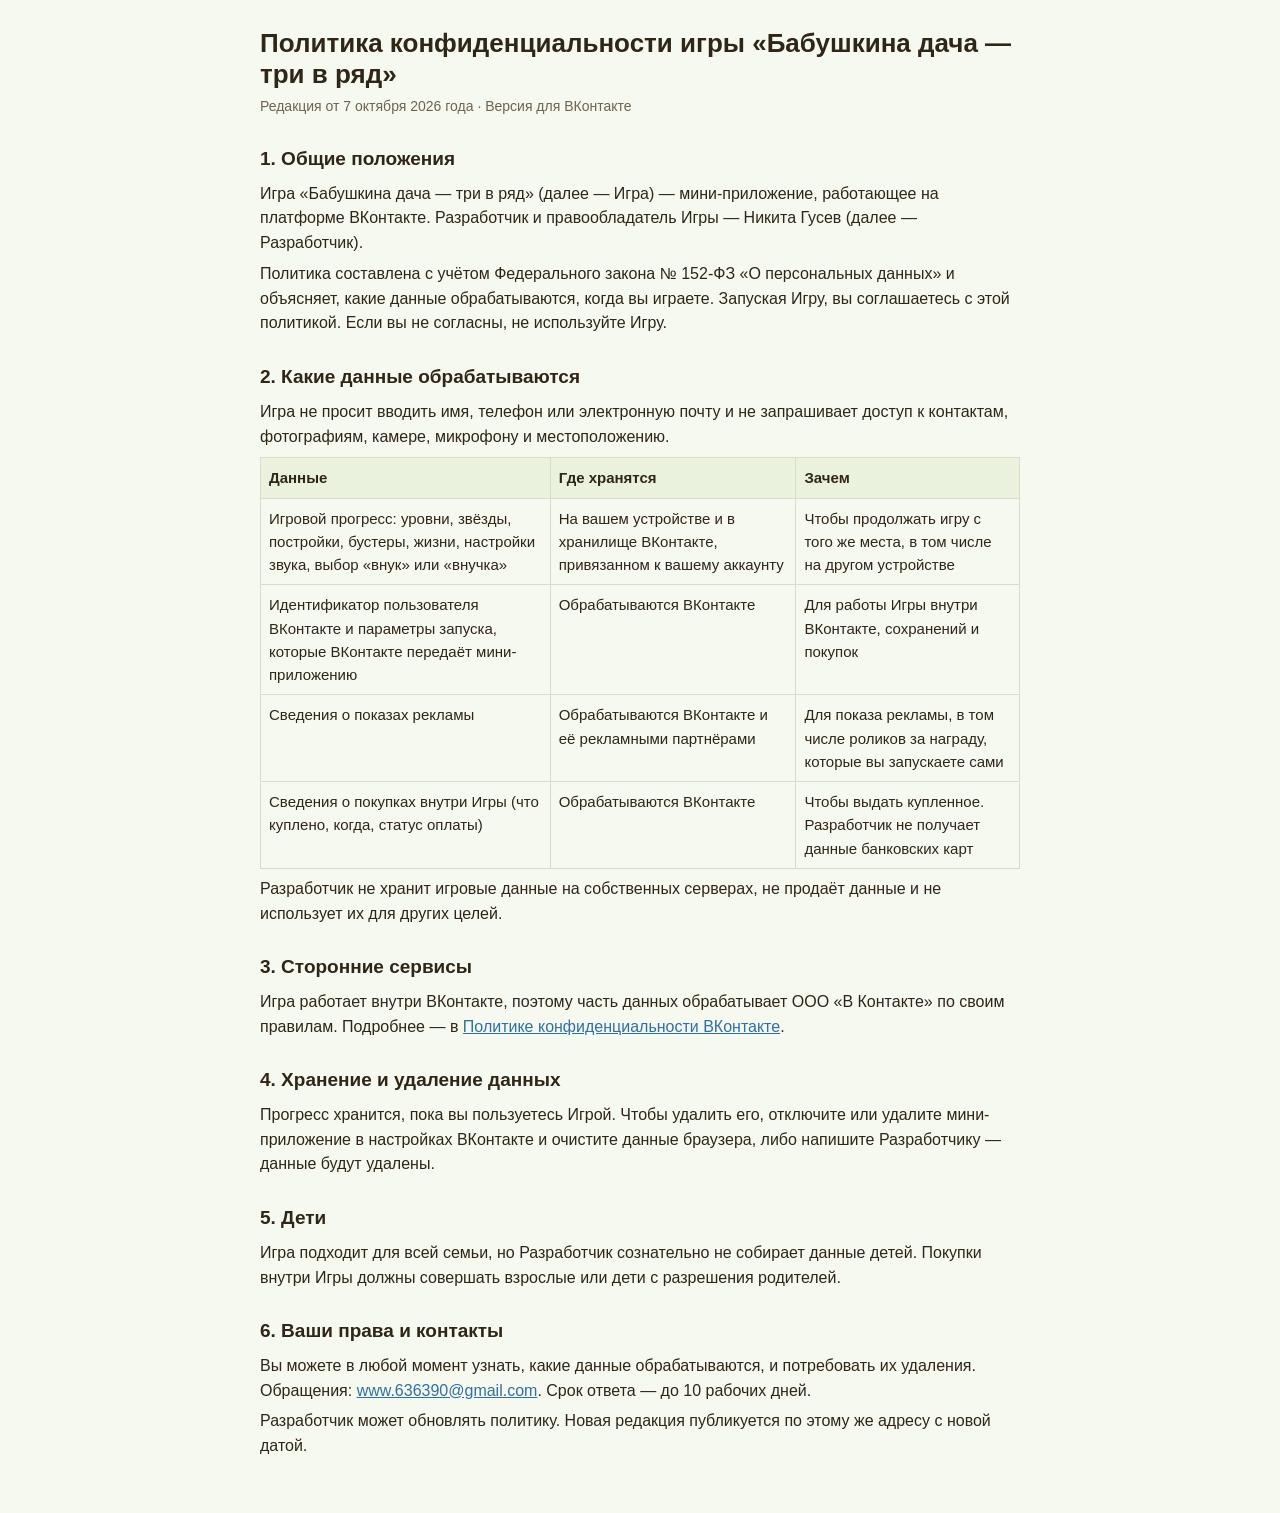
<file: privacy.html>
<!doctype html><html lang="ru"><head><meta charset="utf-8"><meta name="viewport" content="width=device-width,initial-scale=1"><title>Политика конфиденциальности — Бабушкина дача</title><style>body{margin:0;background:#F6F9EF;color:#2F2618;font:16px/1.55 -apple-system,Segoe UI,Roboto,Arial,sans-serif}
main{max-width:760px;margin:0 auto;padding:28px 18px 48px}h1{font-size:26px;line-height:1.2;margin:0 0 6px}
.d{color:#6E6250;font-size:14px;margin:0 0 22px}h2{font-size:19px;margin:26px 0 8px}p,li{margin:6px 0}
table{border-collapse:collapse;width:100%;font-size:15px;margin:8px 0}th,td{border:1px solid #D9DCC9;padding:8px;text-align:left;vertical-align:top}
th{background:#EAF1DC}a{color:#2F6FA8}</style></head><body><main><h1>Политика конфиденциальности игры «Бабушкина дача — три в ряд»</h1>
<p class="d">Редакция от 7 октября 2026 года · Версия для ВКонтакте</p>
<h2>1. Общие положения</h2>
<p>Игра «Бабушкина дача — три в ряд» (далее — Игра) — мини-приложение, работающее на платформе ВКонтакте. Разработчик и правообладатель Игры — Никита Гусев (далее — Разработчик).</p>
<p>Политика составлена с учётом Федерального закона № 152-ФЗ «О персональных данных» и объясняет, какие данные обрабатываются, когда вы играете. Запуская Игру, вы соглашаетесь с этой политикой. Если вы не согласны, не используйте Игру.</p>
<h2>2. Какие данные обрабатываются</h2>
<p>Игра не просит вводить имя, телефон или электронную почту и не запрашивает доступ к контактам, фотографиям, камере, микрофону и местоположению.</p>
<table><tr><th>Данные</th><th>Где хранятся</th><th>Зачем</th></tr>
<tr><td>Игровой прогресс: уровни, звёзды, постройки, бустеры, жизни, настройки звука, выбор «внук» или «внучка»</td><td>На вашем устройстве и в хранилище ВКонтакте, привязанном к вашему аккаунту</td><td>Чтобы продолжать игру с того же места, в том числе на другом устройстве</td></tr>
<tr><td>Идентификатор пользователя ВКонтакте и параметры запуска, которые ВКонтакте передаёт мини-приложению</td><td>Обрабатываются ВКонтакте</td><td>Для работы Игры внутри ВКонтакте, сохранений и покупок</td></tr>
<tr><td>Сведения о показах рекламы</td><td>Обрабатываются ВКонтакте и её рекламными партнёрами</td><td>Для показа рекламы, в том числе роликов за награду, которые вы запускаете сами</td></tr>
<tr><td>Сведения о покупках внутри Игры (что куплено, когда, статус оплаты)</td><td>Обрабатываются ВКонтакте</td><td>Чтобы выдать купленное. Разработчик не получает данные банковских карт</td></tr></table>
<p>Разработчик не хранит игровые данные на собственных серверах, не продаёт данные и не использует их для других целей.</p>
<h2>3. Сторонние сервисы</h2>
<p>Игра работает внутри ВКонтакте, поэтому часть данных обрабатывает ООО «В Контакте» по своим правилам. Подробнее — в <a href="https://vk.com/privacy" target="_blank" rel="noopener">Политике конфиденциальности ВКонтакте</a>.</p>
<h2>4. Хранение и удаление данных</h2>
<p>Прогресс хранится, пока вы пользуетесь Игрой. Чтобы удалить его, отключите или удалите мини-приложение в настройках ВКонтакте и очистите данные браузера, либо напишите Разработчику — данные будут удалены.</p>
<h2>5. Дети</h2>
<p>Игра подходит для всей семьи, но Разработчик сознательно не собирает данные детей. Покупки внутри Игры должны совершать взрослые или дети с разрешения родителей.</p>
<h2>6. Ваши права и контакты</h2>
<p>Вы можете в любой момент узнать, какие данные обрабатываются, и потребовать их удаления. Обращения: <a href="mailto:www.636390@gmail.com">www.636390@gmail.com</a>. Срок ответа — до 10 рабочих дней.</p>
<p>Разработчик может обновлять политику. Новая редакция публикуется по этому же адресу с новой датой.</p></main></body></html>
</file>
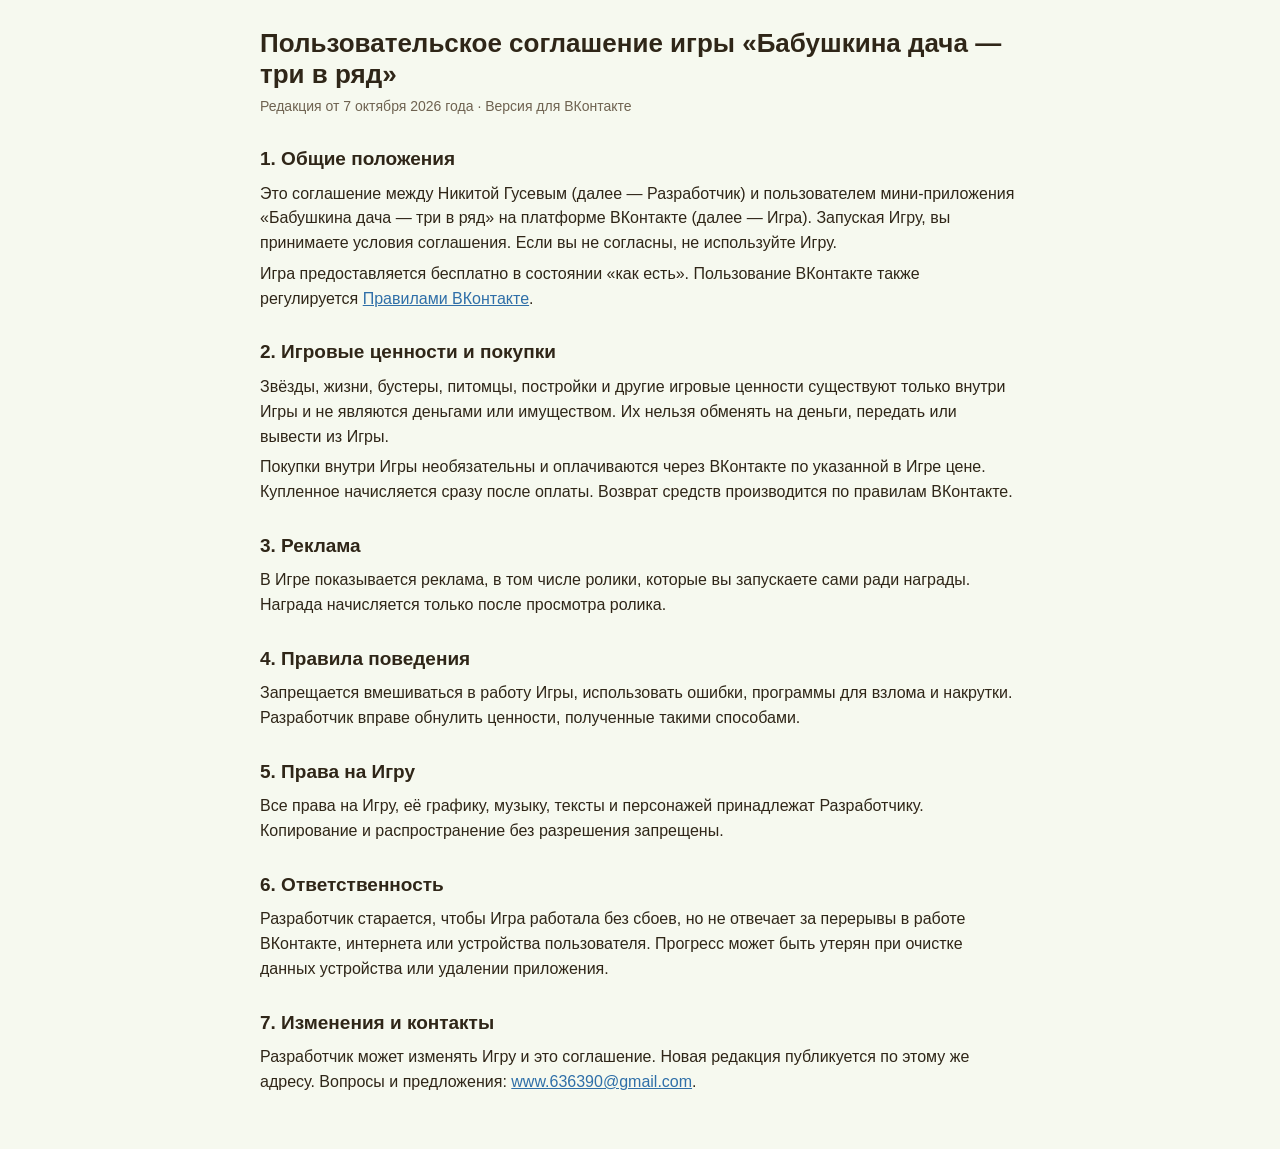
<file: terms.html>
<!doctype html><html lang="ru"><head><meta charset="utf-8"><meta name="viewport" content="width=device-width,initial-scale=1"><title>Пользовательское соглашение — Бабушкина дача</title><style>body{margin:0;background:#F6F9EF;color:#2F2618;font:16px/1.55 -apple-system,Segoe UI,Roboto,Arial,sans-serif}
main{max-width:760px;margin:0 auto;padding:28px 18px 48px}h1{font-size:26px;line-height:1.2;margin:0 0 6px}
.d{color:#6E6250;font-size:14px;margin:0 0 22px}h2{font-size:19px;margin:26px 0 8px}p,li{margin:6px 0}
table{border-collapse:collapse;width:100%;font-size:15px;margin:8px 0}th,td{border:1px solid #D9DCC9;padding:8px;text-align:left;vertical-align:top}
th{background:#EAF1DC}a{color:#2F6FA8}</style></head><body><main><h1>Пользовательское соглашение игры «Бабушкина дача — три в ряд»</h1>
<p class="d">Редакция от 7 октября 2026 года · Версия для ВКонтакте</p>
<h2>1. Общие положения</h2>
<p>Это соглашение между Никитой Гусевым (далее — Разработчик) и пользователем мини-приложения «Бабушкина дача — три в ряд» на платформе ВКонтакте (далее — Игра). Запуская Игру, вы принимаете условия соглашения. Если вы не согласны, не используйте Игру.</p>
<p>Игра предоставляется бесплатно в состоянии «как есть». Пользование ВКонтакте также регулируется <a href="https://vk.com/terms" target="_blank" rel="noopener">Правилами ВКонтакте</a>.</p>
<h2>2. Игровые ценности и покупки</h2>
<p>Звёзды, жизни, бустеры, питомцы, постройки и другие игровые ценности существуют только внутри Игры и не являются деньгами или имуществом. Их нельзя обменять на деньги, передать или вывести из Игры.</p>
<p>Покупки внутри Игры необязательны и оплачиваются через ВКонтакте по указанной в Игре цене. Купленное начисляется сразу после оплаты. Возврат средств производится по правилам ВКонтакте.</p>
<h2>3. Реклама</h2>
<p>В Игре показывается реклама, в том числе ролики, которые вы запускаете сами ради награды. Награда начисляется только после просмотра ролика.</p>
<h2>4. Правила поведения</h2>
<p>Запрещается вмешиваться в работу Игры, использовать ошибки, программы для взлома и накрутки. Разработчик вправе обнулить ценности, полученные такими способами.</p>
<h2>5. Права на Игру</h2>
<p>Все права на Игру, её графику, музыку, тексты и персонажей принадлежат Разработчику. Копирование и распространение без разрешения запрещены.</p>
<h2>6. Ответственность</h2>
<p>Разработчик старается, чтобы Игра работала без сбоев, но не отвечает за перерывы в работе ВКонтакте, интернета или устройства пользователя. Прогресс может быть утерян при очистке данных устройства или удалении приложения.</p>
<h2>7. Изменения и контакты</h2>
<p>Разработчик может изменять Игру и это соглашение. Новая редакция публикуется по этому же адресу. Вопросы и предложения: <a href="mailto:www.636390@gmail.com">www.636390@gmail.com</a>.</p></main></body></html>
</file>
